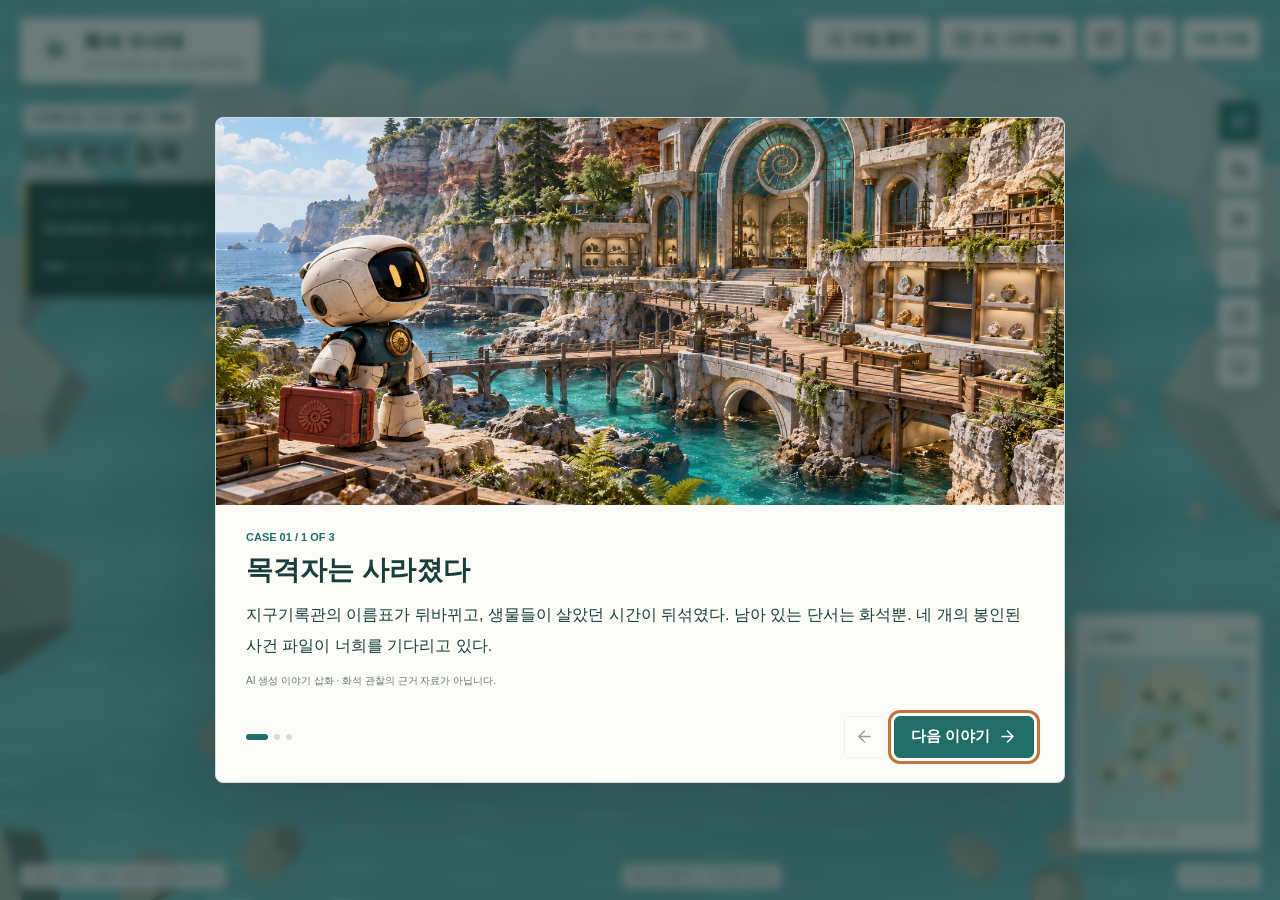
<file: fossil-detectives/index.html>
<!doctype html>
<html lang="ko">
<head>
<meta charset="utf-8"><meta name="viewport" content="width=device-width,initial-scale=1,viewport-fit=cover">
<meta name="theme-color" content="#183d3a"><title>화석 수사대 | 시간이 뒤엉킨 날</title>
<link rel="icon" href="data:,">
<style>
:root{--ink:#193d3a;--muted:#657570;--paper:#f6f8f5;--line:#dce4df;--teal:#216e68;--coral:#be594a;--gold:#e6b950;--blue:#3b758f;--shadow:0 8px 32px #092e3224;color-scheme:light;font-family:'Pretendard','Malgun Gothic',sans-serif;font-size:15px;letter-spacing:0}*{box-sizing:border-box}body{margin:0;color:var(--ink);background:#c6e1e3}button,a,input,textarea,select{-webkit-tap-highlight-color:transparent}button,input,textarea,select{font:inherit}button,a{touch-action:manipulation}button{cursor:pointer;border:1px solid var(--line);color:var(--ink);background:#fff;border-radius:6px;min-height:42px;padding:10px 16px;font-weight:700;display:inline-flex;align-items:center;justify-content:center;gap:8px}button:hover{background:#edf4ef}button:disabled{cursor:default;opacity:.48}button:focus-visible,a:focus-visible,input:focus-visible,textarea:focus-visible,select:focus-visible{outline:3px solid #bd763e;outline-offset:3px}button.primary{background:var(--teal);color:#fff;border-color:var(--teal)}button.primary:hover{background:#18544f}button.accent{background:var(--gold);border-color:var(--gold)}a{color:#25678a}svg.lucide{width:19px;height:19px;stroke-width:1.8;flex-shrink:0}.icon{width:42px;height:42px;padding:9px}.icon[aria-pressed=true]{background:var(--teal);color:#fff}.hidden,[hidden]{display:none!important}.eyebrow{font-size:11px;font-weight:800;letter-spacing:0;text-transform:uppercase;color:var(--teal)}.muted{color:var(--muted)}h1,h2,h3,p{margin:0}p{line-height:1.8}#world{position:fixed;inset:0;width:100%;height:100%;touch-action:none;outline:none}#world canvas{width:100%;height:100%;display:block}.hud{position:fixed;z-index:4;pointer-events:none}.hud button,.hud select,.hud a,.hud canvas{pointer-events:auto}.topbar{top:18px;left:20px;right:20px;display:flex;justify-content:space-between;gap:12px;align-items:flex-start}.brand{display:flex;gap:12px;align-items:center;background:#ffffffec;border:1px solid #ffffffc0;box-shadow:var(--shadow);padding:10px 17px;border-radius:6px}.brandmark{width:34px;height:34px;border:1px solid #cedbd2;border-radius:50%;display:grid;place-items:center}.brand h1{font-size:19px}.brand small{display:block;color:var(--muted);font-size:10px;margin-top:3px;letter-spacing:0}.topactions{display:flex;gap:7px;align-items:center}.topactions button{box-shadow:var(--shadow);background:#fffffff0}.chaptertab{font-size:13px}.objective{top:105px;left:24px;max-width:300px}.objective .place{font-size:12px;font-weight:700;color:#305154;background:#ffffffda;display:inline-block;padding:5px 9px;border-radius:3px;margin-bottom:7px}.objective h2{font-size:24px;line-height:1.25;text-shadow:0 2px 9px #fff;margin-bottom:13px}.mission{background:#183d3af0;color:#fff;border-left:3px solid var(--gold);padding:14px 17px;box-shadow:var(--shadow);border-radius:0 5px 5px 0}.mission small{color:#b5d0c6;font-size:11px;display:block;margin-bottom:7px}.mission p{font-size:14px;line-height:1.6}.mission-bottom button{flex-shrink:0;white-space:nowrap}.mission-bottom{display:flex;justify-content:space-between;align-items:center;gap:12px;margin-top:10px}.mission-dots{display:flex;gap:5px}.mission-dots span{width:22px;height:3px;background:#64867f}.mission-dots span.done{background:var(--gold)}.mission-dots span.active{background:#e3efeb}.mission button{padding:6px 10px;font-size:12px;min-height:32px;background:#2d5752;border-color:#5e837b;color:white}.tools{top:100px;right:20px;display:flex;flex-direction:column;gap:7px}.tools button{background:#fffffff0;box-shadow:var(--shadow)}.tools .selected{background:var(--teal);color:#fff}.minimap{right:20px;bottom:50px;width:186px;background:#f7faf3ec;padding:9px;border:1px solid #ffffffa8;border-radius:6px;box-shadow:var(--shadow)}.minimap header{display:flex;justify-content:space-between;font-size:10px;font-weight:800;margin-bottom:5px}.minimap canvas{width:166px;height:166px;display:block;cursor:crosshair;touch-action:none}.minimap small{display:block;margin-top:3px;font-size:10px;color:var(--muted)}.interact{left:50%;bottom:54px;transform:translateX(-50%);white-space:nowrap}.interact button{background:#fff;box-shadow:var(--shadow);padding:12px 18px;font-size:15px;border:2px solid var(--gold);min-height:56px}.interact kbd{font:700 15px sans-serif;background:#e9efea;padding:5px 8px;border-radius:4px;margin-left:8px}.crosshair{position:fixed;left:50%;top:50%;color:white;pointer-events:none;opacity:.7;z-index:3;font-size:20px}.bottomline{left:20px;right:20px;bottom:12px;display:flex;justify-content:space-between;gap:15px;color:#42615c;font-size:10px}.bottomline span{background:#ffffffd9;padding:5px 8px;border-radius:3px}.compass{left:50%;top:22px;transform:translateX(-50%);font-size:11px;color:#234b4a;background:#ffffffda;padding:7px 15px;border-radius:4px}.toast{position:fixed;bottom:126px;left:50%;transform:translateX(-50%);z-index:50;background:#143d39f2;color:white;border:1px solid #638b7c;padding:13px 20px;border-radius:6px;max-width:min(580px,90vw);text-align:center;box-shadow:var(--shadow);font-size:14px}.worldlabel{position:absolute;transform:translate(-50%,-100%);pointer-events:none;text-align:center;white-space:nowrap;filter:drop-shadow(0 2px 3px #15392d33)}.worldlabel span{display:inline-block;background:#fffde8f0;color:#295048;border-radius:3px;padding:5px 9px;font-size:11px;font-weight:700;border:1px solid #ffffff}.worldlabel b{display:block;color:var(--gold);font-size:22px;text-shadow:0 1px 3px #16251d}.touchpad{left:20px;bottom:58px;width:124px;height:124px;display:grid;grid-template:repeat(3,1fr)/repeat(3,1fr);gap:3px}.touchpad button{padding:0;min-height:36px;background:#ffffffe5;touch-action:none}.touchpad .up{grid-area:1/2}.touchpad .left{grid-area:2/1}.touchpad .down{grid-area:3/2}.touchpad .right{grid-area:2/3}.touchpad .center{grid-area:2/2;background:#f0c866;color:#3e402b;font-size:10px;display:grid;place-items:center;border-radius:50%;width:24px;height:24px;align-self:center;justify-self:center}.touchpad{display:none}@media(pointer:coarse){.touchpad{display:grid}}
dialog{border:1px solid #d0ddd5;padding:0;border-radius:8px;max-width:calc(100vw - 32px);max-height:calc(100dvh - 32px);color:var(--ink);box-shadow:0 30px 100px #0b26274a;background:#fff}dialog::backdrop{background:#10272599;backdrop-filter:blur(5px)}.dialog-head{display:flex;justify-content:space-between;align-items:center;gap:15px;padding:20px 24px;border-bottom:1px solid var(--line)}.dialog-head h2{font-size:20px}.dialog-body{padding:24px;max-height:70dvh;overflow:auto}.dialog-body p{margin:10px 0}.dialog-actions{display:flex;justify-content:space-between;gap:10px;padding:16px 24px;border-top:1px solid var(--line)}#story{width:850px;background:#fbfcf7;overflow:auto}#story img{display:block;width:100%;height:min(43vh,420px);object-fit:cover}#story .story-copy{padding:22px 30px 12px}.story-copy h2{font-size:27px;margin:8px 0 12px}.story-copy p{font-size:16px;line-height:1.9}.story-copy .story-kind{font-size:10px;color:var(--muted);margin-top:10px}#story .dialog-actions{border:0;padding:14px 30px 24px;align-items:center}.progressline{display:flex;gap:6px}.progressline span{width:6px;height:6px;background:#d2ded4;border-radius:50%}.progressline span.on{background:var(--teal);width:22px;border-radius:3px}#npc{width:560px}.speaker{display:flex;align-items:center;gap:10px}.echo-face{width:47px;height:37px;background:#e5e4d5;border-radius:13px;display:flex;align-items:center;justify-content:center;gap:6px;box-shadow:inset 0 -4px #b9c6bd}.echo-face:before,.echo-face:after{content:'';width:5px;height:14px;background:#b7841b;border-radius:3px}.chapter-grid{display:grid;grid-template-columns:1fr 1fr;gap:14px}.chapter-choice{display:block;padding:0;overflow:hidden;text-align:left}.chapter-choice img{width:100%;aspect-ratio:16/9;object-fit:cover;display:block}.chapter-choice div{padding:14px}.chapter-choice small{font-size:11px;color:var(--muted)}.chapter-choice h3{font-size:16px;margin:5px 0}.checklist{display:grid;gap:13px;margin:16px 0}.checklist label{display:flex;align-items:flex-start;gap:9px;line-height:1.6}.checklist input{margin-top:5px;accent-color:var(--teal)}.record-row{border-bottom:1px solid var(--line);padding:18px 0}.record-row h3{font-size:16px;margin-bottom:8px}.record-row dl{margin:0}.record-row dt{font-size:12px;color:var(--muted);margin-top:10px}.record-row dd{margin:4px 0;font-size:14px;white-space:pre-wrap;overflow-wrap:anywhere}select,textarea,input[type=text],input[type=number]{border:1px solid #bbcfc5;background:#fff;color:var(--ink);border-radius:5px;padding:10px 12px;width:100%;min-height:44px}textarea{min-height:105px;resize:vertical;line-height:1.8}input[type=range]{width:100%;accent-color:var(--teal)}input[type=checkbox]{accent-color:var(--teal)}.field{display:block;margin:18px 0}.field>span{display:block;font-weight:700;font-size:14px;margin-bottom:8px}.field>small{display:block;color:var(--muted);font-size:12px;line-height:1.7;margin:7px 0}.note{padding:13px 17px;background:#edf5f1;border-left:3px solid var(--teal);font-size:13px;line-height:1.8;margin:16px 0}.note.warn{background:#fff5e3;border-color:#c39134}.pill{font-size:11px;color:var(--teal);background:#e5f2eb;padding:4px 7px;border-radius:3px}.pill.warn{color:#966520;background:#fcf0d7}#inquiry{background:#f6f8f5;min-height:100dvh}.inquiry-head{background:#fff;border-bottom:1px solid var(--line);padding:15px 28px;display:flex;align-items:center;justify-content:space-between;gap:20px;position:sticky;top:0;z-index:8}.inquiry-head a{display:flex;align-items:center;gap:8px;font-weight:700;font-size:14px;text-decoration:none}.inquiry-head small{color:var(--muted);font-size:11px}.inquiry-wrap{max-width:1100px;margin:auto;padding:38px 30px 90px}.inquiry-wrap h1{font-size:29px;line-height:1.35;margin:8px 0 15px}.inquiry-wrap h2{font-size:20px;margin:23px 0 14px}.inquiry-wrap h3{font-size:17px}.inquiry-title{padding-bottom:24px;border-bottom:1px solid var(--line);margin-bottom:26px}.inquiry-title p{font-size:15px;max-width:800px}.inquiry-content{display:grid;grid-template-columns:minmax(0,1.1fr) minmax(0,1fr);gap:35px}.inquiry-content>section{min-width:0}.inquiry-content img{max-width:100%}.inquiry-content figure{margin:0}.inquiry-content figcaption{font-size:11px;color:var(--muted);line-height:1.7;margin:8px 0}.reference-img{width:100%;display:block;border:1px solid var(--line);background:#fff}.source-link{font-size:12px;line-height:1.8}.source-link a{overflow-wrap:anywhere}.evidence-item{margin:13px 0;padding:15px 0;border-bottom:1px solid var(--line)}.evidence-item h3{font-size:15px;margin-bottom:7px}.evidence-item p{font-size:14px;line-height:1.8}.field-row{display:grid;grid-template-columns:1fr 1fr;gap:15px}.field-row .field{margin:10px 0}.submitbar{padding-top:24px;margin-top:26px;border-top:1px solid var(--line);display:flex;align-items:center;gap:12px;justify-content:space-between;flex-wrap:wrap}.save-indicator{font-size:12px;color:var(--muted)}.feedback{margin-top:13px;line-height:1.8;color:#8b4e28}.hint{background:#fff;padding:16px 20px;margin-top:20px;border:1px solid var(--line);border-radius:5px}.hint p{font-size:13px}.hint summary{cursor:pointer;font-size:14px;font-weight:700}.scale-strip{height:56px;display:flex;border:1px solid #95a9a1;margin:24px 0 8px;background:white}.scale-strip>div{height:100%;position:relative;border-right:1px solid white;min-width:0}.scale-legend{display:grid;grid-template-columns:1fr 1fr;gap:8px;font-size:12px}.swatch{display:inline-block;width:10px;height:10px;margin-right:6px}.timeline-editor{display:grid;grid-template-columns:1fr 80px;gap:10px;align-items:center;margin:9px 0}.photo-stage{height:340px;overflow:auto;background:#e7ece7;border:1px solid #cbd8d0;display:flex;align-items:flex-start;justify-content:flex-start}.photo-stage img{width:100%;height:100%;object-fit:contain;max-width:none;transform-origin:0 0;flex-shrink:0}.specimen-tabs{display:flex;gap:6px;margin-bottom:12px;flex-wrap:wrap}.specimen-tabs button{font-size:12px;min-height:36px;padding:7px 10px}.specimen-tabs button[aria-pressed=true]{background:var(--teal);color:white}.sketch{width:100%;height:210px;background:#fff;display:block;border:1px solid var(--line);border-radius:4px;touch-action:none}.sketch-tools{display:flex;gap:6px;justify-content:flex-end;margin:7px 0}.evidence-map{display:grid;grid-template-columns:repeat(4,1fr);gap:8px;margin:15px 0}.era-column{border-top:5px solid #69968b;background:#fff;padding:12px;border-radius:0 0 5px 5px;min-width:0}.era-column h3{font-size:14px}.era-column p{font-size:12px}.era-column textarea{font-size:12px;min-height:140px}.smallprint{font-size:11px;color:var(--muted);line-height:1.8}.loading{position:fixed;inset:0;background:#f2f7f1;z-index:3;display:flex;align-items:center;justify-content:center;flex-direction:column;gap:12px}.loading h2{font-size:22px}#app-credit{font-size:10px;color:#6e7e74;text-align:center;padding:20px;line-height:1.8}.tour-stage{font-size:13px;line-height:1.9;margin:12px 0}.tour-stage kbd{font:700 12px sans-serif;background:#e6ede7;padding:3px 5px;border-radius:3px}.settings-row{display:flex;gap:12px;align-items:center;margin:17px 0}.settings-row span{flex:1}.settings-row select{width:150px}.actionrow{display:flex;gap:8px;align-items:center;flex-wrap:wrap}.table-wrap{overflow-x:auto}table{width:100%;border-collapse:collapse;font-size:13px}th,td{border-bottom:1px solid var(--line);padding:12px 8px;text-align:left;vertical-align:top}th{color:var(--muted);font-weight:700;background:#edf3ef}#error-banner{position:fixed;z-index:100;inset:25%;background:#fff;padding:25px;border:2px solid #ac593f;border-radius:7px}#teacher .dialog-body{max-width:780px}.mobile-map-toggle{display:none}
@media(min-width:1000px){body.inquiry-mode{zoom:1.1}}@media(min-width:1000px) and (min-height:900px){body.inquiry-mode{zoom:1.35}}@media(max-width:800px){.topbar{top:12px;left:12px;right:12px}.brand{padding:9px 12px;gap:8px}.brand h1{font-size:16px}.brand small{font-size:9px}.brandmark{display:none}.topactions .btnlabel{display:none}.chaptertab{padding:8px 11px}.compass{display:none}.objective{left:14px;top:88px;max-width:250px}.objective h2{font-size:21px}.tools{right:12px;top:82px}.minimap{width:142px;bottom:48px;right:12px;padding:7px}.minimap canvas{width:126px;height:126px}.minimap small{display:none}.bottomline{left:12px;right:12px}.bottomline .credit-short{display:none}.inquiry-content{grid-template-columns:1fr;gap:22px}.inquiry-wrap{padding:25px 20px 65px}.inquiry-head{padding:12px 18px}.inquiry-wrap h1{font-size:26px}.evidence-map{grid-template-columns:1fr 1fr}.photo-stage{height:300px}}
@media(max-width:480px){.topactions{gap:4px}.topactions .chaptertab{min-width:54px}.topactions button{height:40px;min-height:40px}.topactions #journalBtn{display:none}.brand small{max-width:140px}.objective{top:82px;max-width:220px}.objective h2{font-size:19px;margin-bottom:9px}.mission{padding:11px 13px}.mission p{font-size:12px}.mission-bottom{margin-top:7px;gap:7px}.mission-dots span{width:17px}.tools{top:83px;right:10px}.tools button{width:37px;height:37px;min-height:37px}.minimap{width:115px;padding:5px}.minimap canvas{width:103px;height:103px}.minimap header{font-size:9px}.interact{bottom:194px;max-width:95vw}.interact button{font-size:13px;min-height:44px;padding:8px 11px}.interact kbd{display:none}.touchpad{width:114px;height:114px;left:12px;bottom:49px}.bottomline{font-size:9px}.bottomline .map-note{max-width:250px}.chapter-grid{grid-template-columns:1fr}#story img{height:30vh}#story .story-copy{padding:20px}.story-copy h2{font-size:23px}.story-copy p{font-size:14px}.dialog-actions{padding:14px 20px}#story .dialog-actions{padding:10px 20px 20px}.dialog-body{padding:19px}.dialog-head{padding:15px 19px}.dialog-head h2{font-size:18px}.inquiry-wrap{padding:24px 16px 60px}.inquiry-head small{display:none}.field-row{grid-template-columns:1fr}.evidence-map{grid-template-columns:1fr}.submitbar{align-items:stretch}.submitbar button{width:100%}.photo-stage{height:265px}.toast{bottom:247px;font-size:12px}.inquiry-title{margin-bottom:19px}.inquiry-title p{font-size:14px}}
@media(max-height:550px) and (min-width:600px){.objective{top:80px;max-width:230px}.objective h2{font-size:17px;margin-bottom:6px}.mission{padding:9px 12px}.mission p{font-size:12px}.minimap{bottom:35px;width:120px}.minimap canvas{width:100px;height:100px}.tools{top:80px;flex-direction:row}.tools button{width:34px;height:34px;min-height:34px}.interact{bottom:43px}.touchpad{bottom:36px;width:108px;height:108px}.bottomline{bottom:5px}#story{width:850px;display:grid;grid-template-columns:1fr 1fr}#story:not([open]){display:none}#story img{height:100%;min-height:270px;grid-row:1/3}#story .story-copy{padding:16px 20px 5px}.story-copy h2{font-size:21px}.story-copy p{font-size:13px}#story .dialog-actions{padding:9px 20px 15px}.brand{padding:7px 11px}}
@media(max-height:550px) and (min-width:600px){.objective .place{display:none}.mission-dots span{width:17px}}
@media(prefers-reduced-motion:reduce){*{scroll-behavior:auto!important;animation:none!important;transition:none!important}}
@media print{body{background:white}.hud,#world,dialog,.inquiry-head,.submitbar,.hint,.sketch-tools{display:none!important}#inquiry{display:block!important}.inquiry-wrap{padding:0;max-width:none}textarea{height:auto;min-height:80px}.inquiry-content{display:block}#printout{display:block!important;white-space:pre-wrap;line-height:1.8;color:black;font-size:12px}body.print-records #inquiry{display:none!important}}
.destination-list{display:grid;grid-template-columns:1fr 1fr;gap:9px}.destination{justify-content:flex-start;text-align:left;min-width:0;padding:12px}.destination>span:nth-child(2){flex:1;min-width:0}.destination b{display:block;font-size:13px;overflow-wrap:anywhere}.destination small{display:block;font-size:11px;color:var(--muted);margin-top:4px}.destination-badge{display:grid;place-items:center;background:#e3efe5;width:30px;height:30px;flex-shrink:0;border-radius:4px}.minimap header{align-items:center}.minimap #destinationsBtn{min-height:28px;padding:2px 4px;gap:3px;font-size:10px;background:transparent;border:0}.minimap #destinationsBtn svg{width:14px;height:14px}@media(max-width:480px){.destination-list{grid-template-columns:1fr}.minimap #destinationsBtn{font-size:9px}}
.opening-view{position:fixed;inset:0;z-index:25;pointer-events:none;border-top:34px solid #132c32;border-bottom:34px solid #132c32}.opening-caption{position:absolute;left:5%;right:5%;bottom:5%;padding:20px 24px;background:#142f35ed;color:#fff;max-width:740px;border-left:4px solid #e6b950}.opening-caption h2{font-size:27px;margin:8px 0}.opening-caption p{font-size:16px;line-height:1.7}.opening-caption small{color:#e3c777}.opening-view button{position:absolute;right:20px;top:18px;pointer-events:auto}.opening-track{height:3px;background:#ffffff35;margin-top:15px}.opening-track i{display:block;height:100%;background:#e6b950;width:0}.touring .hud,.touring .crosshair{visibility:hidden}@media(max-width:600px){.opening-caption{padding:15px;bottom:10%}.opening-caption h2{font-size:21px}.opening-caption p{font-size:14px}}
#archive{width:640px}#archive .archive-lead{font-size:15px;line-height:1.8;margin:0}.archive-list{list-style:none;margin:14px 0 4px;padding:0;display:grid;gap:10px}.archive-list li{border:1px solid #d5e0da;border-radius:6px;padding:11px 14px}.archive-list b{display:block;font-size:14px}.archive-list p{margin:4px 0 6px;font-size:13px;line-height:1.75}.archive-list a{font-size:13px;font-weight:700;color:var(--teal)}.archive-help{font-size:12px;color:var(--muted);line-height:1.7;margin:6px 0 14px}.archive-card{display:block}.archive-card span{display:block;font-size:13px;font-weight:700;margin-bottom:6px}.archive-card textarea{width:100%;min-height:84px;box-sizing:border-box;border:1px solid #c7d6cf;border-radius:6px;padding:10px;font:inherit;font-size:14px;line-height:1.7}
.class-mode #teacherBtn,.class-mode #resource-hub-link,.class-mode .presentation-entry,.class-mode #settings .field,.class-mode #settings .smallprint{display:none!important}
.class-mode #cruiseBtn{min-height:40px;padding:8px 14px;font-size:14px;font-weight:700;background:#fff;border-color:#fff;color:#1d403c}
#classStart .dialog-body>p{font-size:15px;line-height:1.85;margin:0}#classStart .tour-stage{margin:10px 0 0}
.loading .no-map-open{display:inline-flex;align-items:center;min-height:44px;padding:8px 18px;border-radius:6px;background:var(--teal);color:#fff;font-weight:700;text-decoration:none}
</style>
<link rel="stylesheet" href="assets/evidence/marine-guide.css">
<link rel="stylesheet" href="assets/presentation/tools.css"><script src="assets/presentation/tools.js"></script><script src="assets/presentation/fossil.js"></script>
</head>
<body>
<div id="mapApp">
<div id="world" tabindex="0" aria-label="화석 수사대 탐사 공간"></div>
<div id="loading" class="loading"><span class="eyebrow">FOSSIL DETECTIVES</span><h2>지구의 기록을 여는 중</h2><p>시간이 뒤엉킨 날</p></div>
<div id="labels" class="hud" style="inset:0"></div>
<header class="hud topbar"><div class="brand"><div class="brandmark"><i data-lucide="shell"></i></div><div><h1>화석 수사대</h1><small>시간이 뒤엉킨 날 · ECHO ARCHIVE</small></div></div><div class="topactions"><button id="chapterBtn" class="chaptertab" title="사건 파일 선택"><i data-lucide="folder-open"></i><span id="chapterNumber">01</span><span class="btnlabel">사건 파일</span></button><button id="journalBtn" class="icon" title="수사 기록" aria-label="수사 기록"><i data-lucide="notebook-pen"></i></button><button id="settingsBtn" class="icon" title="설정" aria-label="설정"><i data-lucide="sliders-horizontal"></i></button></div></header>
<div class="hud compass" id="compass">N · 지구 생명 기록관</div>
<aside class="hud objective"><span class="place" id="place">CASE 01 / 생명 기록관</span><h2 id="chapterName">다섯 번의 침묵</h2><div class="mission"><small id="missionLabel">현재 임무</small><p id="missionText">ECHO에게 사건 파일 받기</p><div class="mission-bottom"><div class="mission-dots" id="missionDots"></div><button id="cruiseBtn" title="현재 임무 장소로 자동 이동"><i data-lucide="navigation"></i><span id="cruiseText">다음 장소</span></button></div></div></aside>
<div class="hud tools"><button class="icon selected" id="overviewBtn" title="탐사 시점" aria-label="탐사 시점"><i data-lucide="orbit"></i></button><button class="icon" id="followBtn" title="캐릭터 뒤에서 보기" aria-label="캐릭터 뒤에서 보기"><i data-lucide="footprints"></i></button><button class="icon" id="firstBtn" title="1인칭 시점" aria-label="1인칭 시점"><i data-lucide="eye"></i></button><button class="icon" id="fullBtn" title="전체 화면" aria-label="전체 화면"><i data-lucide="maximize"></i></button><button class="icon" id="helpBtn" title="조작 안내" aria-label="조작 안내"><i data-lucide="circle-help"></i></button></div>
<div id="crosshair" class="crosshair hidden">+</div>
<div class="hud touchpad" aria-label="이동 버튼"><button class="up" data-move="w" aria-label="앞으로"><i data-lucide="chevron-up"></i></button><button class="left" data-move="a" aria-label="왼쪽으로"><i data-lucide="chevron-left"></i></button><span class="center">N</span><button class="right" data-move="d" aria-label="오른쪽으로"><i data-lucide="chevron-right"></i></button><button class="down" data-move="s" aria-label="뒤로"><i data-lucide="chevron-down"></i></button></div>
<div class="hud interact hidden" id="interact"><button id="interactBtn"><i data-lucide="messages-square"></i><span id="interactText">ECHO와 대화하기</span><kbd>E</kbd></button></div>
<aside class="hud minimap"><header><button id="destinationsBtn" title="목적지 목록" aria-label="목적지 목록"><i data-lucide="list"></i> 목적지</button><span id="mapProgress">0 / 4</span></header><canvas id="minimap" width="332" height="332" aria-label="탐사 경로 지도. 목적지 선택" tabindex="0"></canvas><small id="routeStatus">기록관 해안 탐사로</small></aside>
<footer class="hud bottomline"><span class="map-note">가상 기록관 · 지층과 경관은 탐사용 재구성</span><span class="credit-short">AI와과학을IT다 · © 2026 조승재</span><span id="savedState">이 기기에 저장</span></footer>
</div>
<main id="inquiry" hidden><header class="inquiry-head"><a id="mapReturn" href="./"><i data-lucide="arrow-left"></i>탐사 현장으로</a><small>화석 수사대 / 증거 분석실</small><button id="inquiryJournal" class="icon" title="이전 수사 기록" aria-label="이전 수사 기록"><i data-lucide="notebook-pen"></i></button></header><article class="inquiry-wrap" id="inquiryBody"></article><footer id="app-credit">© 2026 조승재(과학이조선생) · 해누리중학교 · AI와과학을IT다<br>시나리오: 제공된 「화석 수사대: 시간이 뒤엉킨 날」 · 최종 업데이트 2026-10-12</footer></main>
<dialog id="story" aria-labelledby="storyTitle"><img id="storyImage" alt="ECHO와 지구기록관의 가상 이야기 장면"><div class="story-copy"><span class="eyebrow" id="storyKicker"></span><h2 id="storyTitle"></h2><p id="storyText"></p><p class="story-kind">AI 생성 이야기 삽화 · 화석 관찰의 근거 자료가 아닙니다.</p></div><div class="dialog-actions"><div class="progressline" id="storyDots"></div><div class="actionrow"><button id="storyPrev" class="icon" aria-label="이전 이야기" title="이전 이야기"><i data-lucide="arrow-left"></i></button><button id="storyNext" class="primary">다음 이야기 <i data-lucide="arrow-right"></i></button></div></div></dialog>
<dialog id="npc" aria-labelledby="npcTitle"><header class="dialog-head"><div class="speaker"><div class="echo-face"></div><div><span class="eyebrow" id="npcRole">기록 안내 로봇</span><h2 id="npcTitle">ECHO</h2></div></div><button class="icon" data-close="npc" aria-label="대화 닫기"><i data-lucide="x"></i></button></header><div class="dialog-body"><p id="npcText"></p><div id="npcNote" class="note"></div></div><div class="dialog-actions"><button data-close="npc">나중에</button><button id="npcAction" class="primary">사건 파일 받기<i data-lucide="arrow-right"></i></button></div></dialog>
<dialog id="chapters" aria-labelledby="chaptersTitle"><header class="dialog-head"><div><span class="eyebrow">EARTH ARCHIVE</span><h2 id="chaptersTitle">네 개의 사건 파일</h2></div><button class="icon" data-close="chapters" aria-label="닫기"><i data-lucide="x"></i></button></header><div class="dialog-body"><div class="chapter-grid" id="chapterGrid"></div></div></dialog>
<dialog id="journal" aria-labelledby="journalTitle" style="width:750px"><header class="dialog-head"><h2 id="journalTitle">수사 기록</h2><button class="icon" data-close="journal" aria-label="닫기"><i data-lucide="x"></i></button></header><div class="dialog-body" id="journalBody"></div><div class="dialog-actions"><button id="exportBtn"><i data-lucide="download"></i>기록 내보내기</button><button id="printBtn"><i data-lucide="printer"></i>인쇄</button></div></dialog>
<dialog id="settings" aria-labelledby="settingsTitle" style="width:440px"><header class="dialog-head"><h2 id="settingsTitle">탐사 설정</h2><button class="icon" data-close="settings" aria-label="닫기"><i data-lucide="x"></i></button></header><div class="dialog-body"><label class="settings-row"><span>그래픽</span><select id="quality"><option value="standard">표준</option><option value="high">고화질</option><option value="low">경량</option></select></label><label class="settings-row"><span>환경 움직임</span><input id="motion" type="checkbox" checked></label><label class="settings-row"><span>이동 속도</span><select id="speed"><option value="4.5">천천히</option><option value="7">보통</option><option value="11">빠르게</option></select></label><div class="actionrow"><button id="replayBtn"><i data-lucide="book-open"></i>이야기 다시 보기</button><button id="teacherBtn"><i data-lucide="presentation"></i>교사 자료</button></div><label class="field"><span>기록 가져오기</span><input type="file" id="importFile" accept="application/json,.json"></label><p class="smallprint">이 기기의 브라우저에 저장됩니다. 서버·AI API·학급 공유에는 연결되어 있지 않습니다.</p></div></dialog>
<dialog id="help" aria-labelledby="helpTitle" style="width:520px"><header class="dialog-head"><h2 id="helpTitle">첫 탐사 안내</h2><button class="icon" data-close="help" aria-label="닫기"><i data-lucide="x"></i></button></header><div class="dialog-body"><p>길 끝에는 답이 아니라, 확인할 증거가 있어.</p><div class="tour-stage"><strong>1. 이동</strong><br><kbd>W A S D</kbd> 또는 방향키. 태블릿은 왼쪽 아래 방향 버튼.</div><div class="tour-stage"><strong>2. 둘러보기</strong><br>빈 공간을 누른 채 드래그하면 좌우·상하 시점이 바뀝니다. 휠로 거리를 조절합니다.</div><div class="tour-stage"><strong>3. 조사</strong><br>표식 가까이에서 <kbd>E</kbd> 또는 ‘조사하기’. 탐구는 별도 분석 화면에서 이어집니다.</div><div class="tour-stage"><strong>4. 길이 낯설다면</strong><br>‘다음 장소’ 또는 미니맵의 번호를 선택하세요. 자동 이동 중 방향키를 누르면 직접 이동합니다.</div><p class="smallprint">이동 속도·힌트 사용·탐사 순서는 평가 점수가 아닙니다.</p></div><div class="dialog-actions"><button data-close="help">직접 탐사</button><button id="tourGo" class="primary">ECHO에게 이동<i data-lucide="navigation"></i></button></div></dialog>
<dialog id="teacher" aria-labelledby="teacherTitle"><header class="dialog-head"><h2 id="teacherTitle">수업 운영 · 자료 출처</h2><button class="icon" data-close="teacher" aria-label="닫기"><i data-lucide="x"></i></button></header><div class="dialog-body" id="teacherBody"></div></dialog>
<dialog id="destinations" aria-labelledby="destinationTitle"><header class="dialog-head"><h2 id="destinationTitle">탐사 목적지</h2><button class="icon" data-close="destinations" aria-label="닫기"><i data-lucide="x"></i></button></header><div class="dialog-body" id="destinationBody"></div></dialog>
<section id="openingView" class="opening-view" aria-label="탐사 현장 도입" hidden><button id="openingSkip"><i data-lucide="skip-forward"></i>탐사 시작</button><div class="opening-caption"><small id="openingCount"></small><h2 id="openingTitle"></h2><p id="openingText"></p><div class="opening-track"><i id="openingProgress"></i></div></div></section>
<div id="toast" class="toast hidden" role="status" aria-live="polite"></div><div id="printout" hidden></div><div id="error-banner" hidden></div>
<script src="vendor/three.min.js"></script><script src="vendor/lucide.min.js"></script><script src="assets/evidence/marine-guide.js"></script><script src="assets/evidence/scaffolds.js"></script>
<link rel="stylesheet" href="assets/class/link.css"><script src="assets/class/api.js"></script><script src="assets/class/link-core.js"></script><script src="assets/class/link.js"></script>
<script>
'use strict';
const $=id=>document.getElementById(id), esc=s=>String(s??'').replace(/[&<>"']/g,c=>({'&':'&amp;','<':'&lt;','>':'&gt;','"':'&quot;',"'":'&#39;'}[c]));
const SAVE=(window.FossilLink&&FossilLink.keyAtParse())||'fossil-detectives-v1', params=new URLSearchParams(location.search), isInquiry=location.pathname.endsWith('/inquiry.html')||params.get('view')==='inquiry';
const PRESENTATION=params.get('presentation')==='1';
// 수업 모드: 입장 코드로 들어온 학생(수업용 저장 칸)은 사건마다 첫 화면 하나, 도착하면 안내가 바로 열리고, 안 쓰는 버튼은 숨긴다. 활동·기록은 그대로.
const CLASS_MODE=SAVE!=='fossil-detectives-v1',CLASS_JOIN_PENDING=!CLASS_MODE&&!PRESENTATION&&!!window.FossilLink&&!!params.get('room')&&!params.get('map-preview');
if(CLASS_MODE)document.body.classList.add('class-mode');
const recordStore=()=>PRESENTATION?sessionStorage:localStorage,RECORD_KEY=PRESENTATION?'fossil-presentation-v1':SAVE;
const fresh=()=>({schema:1,chapter:1,accepted:{},done:{},records:{},intro:{},endings:{},positions:{},sketches:{},visitedWindows:{},settings:{quality:'standard',motion:!matchMedia('(prefers-reduced-motion: reduce)').matches,speed:7},time:Date.now()});
let state=fresh(),storageOK=true;
try{const saved=JSON.parse(recordStore().getItem(RECORD_KEY)||'null');if(saved&&saved.schema===1){state={...fresh(),...saved,settings:{...fresh().settings,...saved.settings}};for(const k of ['accepted','done','records','intro','endings','positions','sketches'])if(!state[k]||typeof state[k]!=='object'||Array.isArray(state[k]))state[k]={};}}catch(e){storageOK=false;}
const validChapter=n=>Number.isInteger(Number(n))&&Number(n)>=1&&Number(n)<=4;
let chapter=validChapter(params.get('chapter'))?Number(params.get('chapter')):validChapter(params.get('map-preview'))?Number(params.get('map-preview')):validChapter(state.chapter)?Number(state.chapter):1;
const key=(c,s)=>c+'-'+s;
function save(){state.time=Date.now();try{recordStore().setItem(RECORD_KEY,JSON.stringify(state));storageOK=true;}catch(e){storageOK=false;}$('savedState').textContent=storageOK?(PRESENTATION?'발표 모드 · 임시 기록':'이 기기에 저장'):'저장 불가 · 기록 내보내기 필요';document.querySelectorAll('.save-indicator').forEach(x=>x.textContent=storageOK?(PRESENTATION?'발표용 임시 기록 · 학생 기록과 분리':'이 기기에 자동 저장됨'):'저장 공간을 확인하고 기록을 내보내세요');}
function icons(){if(window.lucide)lucide.createIcons();}
let toastTimer;function toast(s){$('toast').textContent=s;$('toast').classList.remove('hidden');clearTimeout(toastTimer);toastTimer=setTimeout(()=>$('toast').classList.add('hidden'),3600);}
function openDialog(id){document.querySelectorAll('dialog[open]').forEach(d=>d.close());clearMovement();$(id).showModal();icons();}function closeDialog(id){$(id).close();clearMovement();}
const SOURCES={graph:'https://silurian-reef.fieldmuseum.org/narrative/474',time:'https://stratigraphy.org/chart/',ocean:'https://ocean.si.edu/through-time/ocean-through-time',permian:'https://profiles.si.edu/display/sro_149827',impact:'https://naturalhistory.si.edu/education/teaching-resources/paleontology/mass-extinction-large-dinosaurs-and-more',fossils:'https://www.bgs.ac.uk/discovering-geology/fossils-and-geological-time/fossils/',trilobite:'https://www.bgs.ac.uk/discovering-geology/fossils-and-geological-time/trilobites/',ammonite:'https://www.bgs.ac.uk/discovering-geology/fossils-and-geological-time/ammonites/',coral:'https://www.bgs.ac.uk/discovering-geology/fossils-and-geological-time/corals/',graptolite:'https://www.bgs.ac.uk/discovering-geology/fossils-and-geological-time/graptolites/'};
const CHAPTERS=[null,
{name:'다섯 번의 침묵',place:'지구 생명 기록관',theme:'해안 절벽 · 지층 회랑',question:'생물의 기록이 급격히 줄어든 이유는 무엇일까?',color:'#b4614c',steps:['침묵의 구간 찾기','원인 가설 회의','증거 심사','조사 결과 보고'],time:['5–15분','15–27분','27–42분','42–50분'],nodes:[[0,0,46],[0,0,33],[-26,1,13],[0,3,-7],[32,5,-19],[7,7,-39],[-17,7,-40]],edges:[[0,1],[1,2,-13,28],[2,3,-20,-4],[3,4,20,-2],[4,5,28,-38],[5,6],[6,2,-37,-14],[1,3,13,18]],intro:[['목격자는 사라졌다','지구기록관의 이름표가 뒤바뀌고, 생물들이 살았던 시간이 뒤섞였다. 남아 있는 단서는 화석뿐. 네 개의 봉인된 사건 파일이 너희를 기다리고 있다.'],['화면의 설명을 그대로 믿지 마','나는 기록 안내 로봇 ECHO. 생명 기록에서 다섯 개의 이상 구간을 발견했어. 오류인지, 실제 사건인지 아직 판단할 수 없어. 먼저 어떤 일이 일어났는지 확인해 줘.'],['첫 임무는 원인 맞히기가 아니야','해안의 생명 기록대에서 그래프의 두 축을 확인하자. 무엇이 줄었는지, 그 뒤에는 어떻게 달라지는지. 그 관찰이 첫 번째 증거야.']],ending:['첫 번째 사건 기록 보존','감소를 확인한 것과 원인을 설명한 것은 달랐어. 아직 필요한 증거도 남겨 뒀지? 그런데 사건의 시대 순서마저 뒤섞였어. 다음은 시간 저장소야.'],npc:['기록 감소가 곧 자료 오류일까? 먼저 그래프가 무엇을 나타내는지 확인하자.','다섯 가설의 뜻과 두 사건의 단서를 준비했어. 한 사건을 골라 설명해 보자. 아직 근거가 부족하면 보류해도 괜찮아.','준비된 증거가 직접 보여 주는 사실부터 적어 줘. 네 해석은 다른 칸에. 가설을 바꾸거나 판단을 보류해도 괜찮아.','다섯 번의 침묵마다 원인으로 가장 그럴듯한 가설을 골라 짝을 지어 보자. 근거가 부족하면 보류해도 괜찮아.']},
{name:'시간이 뒤섞인 방',place:'지질시대 시간 저장소',theme:'나선형 회랑 · 네 시대의 창',question:'화석은 과거의 시간과 환경을 어떻게 알려 줄까?',color:'#397d8c',steps:['진짜 기록 찾기','시간의 길이 복구','두 개의 단서함','시간 기록 승인'],time:['5–15분','15–27분','27–42분','42–50분'],nodes:[[0,0,48],[-5,0,34],[-32,2,12],[-5,4,-13],[31,5,3],[22,7,-27],[-8,7,-38]],edges:[[0,1],[1,2,-25,33],[2,3,-32,-11],[3,4,20,-10],[4,5,38,-12],[5,6,12,-41],[6,3],[1,4,21,31]],intro:[['네 시대를 똑같이 나눴어','시간 저장소를 복구했어. 선캄브리아시대, 고생대, 중생대, 신생대. 네 칸을 같은 길이로 만들면 되겠지? ...잠깐, 이 기록은 검토가 필요하다고 떠.'],['순서만 맞히면 끝날까?','시간의 길이와 화석이 주는 단서를 다시 살펴보자. 몸이 남은 화석, 발자국, 그럴듯한 복원 그림. 이 셋은 같은 종류의 자료일까?']],ending:['시간은 자리를 찾았지만','어떤 화석을 어떤 질문의 근거로 쓰는지 기록했어. 이제 표본실로 가자. 화석에 붙은 설명과 복원 모형이 서로 맞지 않는다는 신고가 들어왔어.'],npc:['몸의 일부가 남아야만 화석일까? 발자국도 옛 생물이 남긴 기록일 수 있어. 복원 그림과 실제 흔적은 구분해 줘.','100cm의 지구 시간 띠를 복구하자. 네 시대가 같은 길이라는 내 가정을 자료로 고쳐 줘.','언제 만들어졌는가, 어떤 환경이었는가. 같은 표본이라도 지금 어떤 질문을 하는지가 중요해.','산호 화석 하나로 정확한 연도를 안다는 보고서가 있어. 어떤 부분을 바꾸어야 할까?']},
{name:'표본실의 거짓말',place:'Paleo Explorer 화석 분석실',theme:'석회암 발굴장 · 유리 표본 회랑',question:'관찰한 사실과 복원하면서 덧붙인 것은 어떻게 다를까?',color:'#477a60',steps:['관찰 훈련','네 표본 조사','복원 기록 검증','잘못된 보고서 수정'],time:['5–10분','10–30분','30–42분','42–50분'],nodes:[[-29,0,43],[-26,0,32],[-34,2,7],[-9,4,-17],[24,6,-14],[30,4,19],[7,4,34]],edges:[[0,1],[1,2,-38,23],[2,3,-32,-12],[3,4,9,-30],[4,5,40,3],[5,6,30,35],[6,1,-6,32],[3,6,-4,13]],intro:[['그럴듯하면 사실일까?','복원 모형은 근사해. 하지만 표본에서 보이지 않는 색과 살까지 확정 정보로 등록해 버린 기록이 있어. 오늘은 감상보다 검증이 필요한 날이야.'],['스케치북의 두 칸','한 칸에는 직접 본 것, 다른 칸에는 그 근거로 추리한 것. 네 표본을 돌아보고, 복원에 덧붙은 설명을 확인해 줘. 보이지 않는 것은 보이지 않는다고 남겨도 괜찮아.']],ending:['설명에도 근거가 필요해','모든 복원이 틀렸다는 뜻은 아니야. 어느 부분이 어떤 자료로 뒷받침되는지 구분한 거지. 이제 기록들을 하나의 지구 이야기로 연결할 시간이야.'],npc:['“주름이 보인다”와 “얕은 바다에서 살았다”는 같은 종류의 문장일까? 관찰과 추론부터 구분해 보자.','삼엽충, 암모나이트, 양치식물, 조개. 네 표본을 모둠이 나누어 조사하고, 한 표본은 네가 자세히 기록해 줘.','화석과 복원 모형에서 같은 구조를 찾아봐. 모형의 색, 온전한 모양, 입체감은 모두 같은 확실성을 가질까?','틀렸다고 표시하는 데서 끝내지 말자. 어떤 근거가 더 필요하고, 어느 정도까지 말할 수 있는지 문장을 고쳐 줘.']},
{name:'지구의 기억을 연결하라',place:'지구 기억 복원실',theme:'계단식 정원 · 열린 기억 천문대',question:'환경 변화와 생물의 변천을 어떤 증거로 연결할까?',color:'#ad7950',steps:['지구 기록 통합','변화의 연결 고리','동료 검증','개인 탐구 이야기'],time:['5–17분','17–29분','29–37분','37–50분'],nodes:[[-15,0,50],[-14,0,37],[-31,3,12],[-6,6,-16],[31,7,-6],[19,9,-38],[-10,9,-40]],edges:[[0,1],[1,2,-34,30],[2,3,-35,-10],[3,4,20,-22],[4,5,40,-29],[5,6],[6,3,-20,-30],[1,4,19,31]],intro:[['이름은 돌아왔지만','사건 기록, 시간 기록, 화석 관찰 기록은 보존됐어. 하지만 환경과 생물이 어떻게 바뀌었는지 연결한 설명은 아직 비어 있어.'],['마지막 복구 요청','이어진 두 시대 이상을 골라 기록을 연결하자. 모든 화살표 옆에는 근거를. 확실하지 않은 연결은 가설로 남겨 두자. 모르는 것이 남아 있어도 정직한 기록은 완성할 수 있어.']],ending:['목격자는 없어도 괜찮았다','너희는 사라진 이름만 되찾은 것이 아니야. 그 생물이 어떤 세계에서 살았고, 그 세계가 어떻게 달라졌는지 설명하는 기록을 남겼어. 화석에 남은 증거를, 우리가 연결했으니까.'],npc:['앞선 기록과 비교 해설을 펼쳐 줘. 두 시대가 만나는 경계 하나를 골라 환경과 생물의 변화를 연결하자. 모르는 시대의 칸은 비워 두어도 돼.','순서대로 놓았다는 것만으로 원인과 결과가 되는 건 아니야. 두 사건 사이를 잇는 설명과 근거가 필요해.','이웃 모둠에게 네 설명을 들려줘. 지지할 부분과 더 확인할 부분을 구분하고, 받은 질문으로 기록을 고치자.','너만의 탐구 제목과 보고서 설계도를 남겨 줘. 마지막에는 화석이 왜 중요한 단서인지 네 말로 설명해 줘.']}
];
const SPECIMENS=[{id:'trilobite',name:'삼엽충',label:'Calymene blumenbachii',author:'Amgueddfa Cymru – Museum Wales',license:'CC BY-SA 4.0',lic:'https://creativecommons.org/licenses/by-sa/4.0/',url:'https://commons.wikimedia.org/wiki/File:Amgueddfa_Cymru_-_Calymene_blumenbachii_-_211813.jpeg',context:'고생대 삼엽충 표본. 보이는 마디와 몸의 구획을 관찰한다.'},{id:'ammonite',name:'암모나이트',label:'Lyme Regis 해안 표본',author:'FluffyBiscuit',license:'CC BY 3.0',lic:'https://creativecommons.org/licenses/by/3.0/',url:'https://commons.wikimedia.org/wiki/File:Ammonite-Fossil.jpg',context:'암석에 남은 껍데기. 망치는 크기 비교용이지만 망치 길이가 없으면 정확한 길이는 알 수 없다.'},{id:'fern',name:'양치식물',label:'Pecopteris',author:'James St. John',license:'CC BY 2.0',lic:'https://creativecommons.org/licenses/by/2.0/',url:'https://commons.wikimedia.org/wiki/File:Pecopteris_carbonized_fossil_ferns_(Pennsylvanian)_(15359852239).jpg',context:'후기 석탄기 이암의 탄화 흔적. 원본 설명에 사진 가로 폭이 10.6cm로 제시되어 있다.'},{id:'bivalve',name:'조개',label:'Amussiopecten pasinii',author:'Ghedoghedo',license:'CC BY-SA 3.0',lic:'https://creativecommons.org/licenses/by-sa/3.0/',url:'https://commons.wikimedia.org/wiki/File:Amussiopecten_pasinii.JPG',context:'이매패류 화석. 사진에서 직접 확인되는 껍데기 형태와 방사상 무늬에 주목한다.'}];
const ERAS=['선캄브리아시대','고생대','중생대','신생대'],ERA_COLORS=['#748d9c','#568c76','#d8ae57','#c67b65'];
const ERA_WINDOWS=[
 {title:'미생물의 해안',era:0,point:[-54,2,-5],from:2,bend:[-47,8],question:'층층이 쌓인 구조만으로 무엇까지 말할 수 있을까?',text:'이 복원 창은 스트로마톨라이트를 주제로 삼은 가상 해안이야. 실제 표본의 층상 구조와 지질 맥락을 확인해야 미생물의 활동과 연결할 수 있어. 여기 보이는 색과 바닷물 깊이는 관찰 자료가 아니야.',limit:'선캄브리아시대 전체가 한 모습이었던 것은 아닙니다. 이 구역에는 나무·꽃·풀을 배치하지 않았습니다.',source:'https://www.nps.gov/subjects/fossils/fossils-through-geologic-time.htm'},
 {title:'고생대의 숲 기록',era:1,point:[-43,4,-29],from:3,bend:[-24,-28],question:'잎의 흔적으로 숲 전체를 복원할 수 있을까?',text:'고생대 후기의 식물 기록에서 영감을 받은 전시야. 잎의 무늬는 형태를 설명하는 단서가 될 수 있지만, 숲의 밀도와 정확한 기후는 다른 증거도 필요해.',limit:'양치식물이 고생대에만 살았다는 뜻은 아닙니다. 식물의 형태만으로 정확한 지질 연대를 정하지 않습니다.',source:'https://www.nps.gov/subjects/fossils/evolution-on-land.htm'},
 {title:'중생대의 숲 기록',era:2,point:[49,3,30],from:4,bend:[49,13],question:'비슷한 식물이 보이면 같은 시대일까?',text:'침엽수 중심의 가상 복원 풍경이야. 침엽수는 오늘날에도 있어. 숲의 모습만 보고 중생대라고 단정하지 말고, 함께 발견되는 화석과 지층 정보를 확인해 보자.',limit:'중생대의 모든 지역이 같은 숲이었다는 뜻은 아닙니다. 시대를 판단할 때 생존 범위와 산출 지층을 함께 봅니다.',source:'https://www.nps.gov/subjects/fossils/plant-fossils.htm'},
 {title:'신생대의 잎 기록',era:3,point:[44,6,-22],from:5,bend:[37,-34],question:'익숙한 풍경이면 오늘날과 같은 환경일까?',text:'넓은 잎의 나무와 잎 표본을 비교하는 가상 전시야. 익숙해 보이는 숲에도 지역과 시기에 따른 차이가 있어. 잎 화석과 다른 자료를 연결해 환경을 설명해 보자.',limit:'꽃식물은 신생대에 처음 생긴 것이 아닙니다. 잎의 모양 하나로 온도나 강수량을 확정하지 않습니다.',source:'https://www.nps.gov/subjects/fossils/diversification-of-life.htm'}
];
for(const w of ERA_WINDOWS){const i=CHAPTERS[2].nodes.length;CHAPTERS[2].nodes.push(w.point);CHAPTERS[2].edges.push([w.from,i,...w.bend]);}
function eraWindow(node){return chapter===2&&node>=7?ERA_WINDOWS[node-7]:null;}
// 자료실: 지도에서 걸어 들어가는 출처 방. 앱 안 요약을 먼저 읽고, 원본은 고르면 새 창으로 열린다. 확인한 것을 자료 카드로 남기면 그 활동의 수사 기록에 들어간다.
// 요약 문장은 탐구 화면의 증거 카드·그래프 안내에 이미 있는 문장에서 가져왔다(새 사실을 덧붙이지 않는다).
const ARCHIVE_ROOMS={1:[
 {id:'graph',title:'그래프 기록실',point:[-52,1,32],from:2,bend:[-42,28],step:0,field:'자료실 · 그래프 기록실',
  lead:'탐구 화면에서 읽은 생명 기록 그래프가 어디서 왔는지 확인하는 방이야. 그래프를 근거로 쓰기 전에 누가, 무엇을 세어 그렸는지부터 보자.',
  question:'세로축은 무엇을 센 값일까? 「과의 수가 줄었다」와 「생물이 그만큼 죽었다」는 같은 말일까?',
  sources:[['필드 박물관 · 해양 생물 과의 수 그래프','탐구 화면 그래프의 원본이다. 세로축은 해양 생물 과의 수이고 페름기 말에 큰 감소가 보인다. 과의 수가 줄어든 비율을 종의 멸종률이나 개체 수 감소율로 바꾸어 읽지 않는다.','https://silurian-reef.fieldmuseum.org/narrative/474'],
   ['국제층서위원회 · 지질연대표','그래프 가로축에 나오는 지질 시대(기)의 이름과 경계 연대를 정한 국제 기준표다.','https://stratigraphy.org/chart/']]},
 {id:'permian',title:'페름기 말 자료실',point:[56,5,-4],from:4,bend:[49,-15],step:2,field:'자료실 · 페름기 말',
  lead:'「증거 심사」에서 읽는 페름기 말 증거 카드의 원본이 모여 있어. 카드의 문장이 어느 기관의 어떤 자료에서 왔는지 직접 확인해 보자.',
  question:'판게아는 대멸종보다 4천만 년 넘게 앞서 이미 모여 있었어. 그렇다면 「왜 하필 페름기 말이었나」를 설명해 주는 자료는 어느 것일까?',
  sources:[['미국 국립공원청(NPS) · 대멸종과 생물군 변화','시베리아에서 일어난 대규모 현무암 분출(시베리아 트랩)이 페름기 말 대멸종을 일으킨 방아쇠로 여겨진다. 화산은 이산화 탄소와 이산화 황을 내뿜어 기후 변화와 해양 산성화를 일으킬 수 있다.','https://www.nps.gov/subjects/fossils/mass-extinctions-through-geologic-time.htm'],
   ['UC 버클리 · 화산 활동과 대멸종(시베리아 트랩)','시베리아 트랩의 용암은 서유럽만 한 넓이를 1km가 넘는 두께로 덮었고, 대부분이 지질학적으로 짧은 시간(수십만 년 이내)에 흘러나왔다.','https://evolution.berkeley.edu/mass-extinction/volcanic-activity-and-mass-extinction/'],
   ['UC 버클리 고생물학 박물관 · 페름기와 판게아','페름기가 시작될 무렵(약 2억 9900만 년 전) 대륙 대부분이 모여 초대륙 판게아를 이루었다. 넓은 대륙 안쪽은 건조하고 계절에 따른 차이가 컸을 것으로 추정된다.','https://ucmp.berkeley.edu/permian/permian.php'],
   ['미국 지질조사국(USGS) · 판게아가 갈라진 시기','판게아는 약 2억 2500만~2억 년 전에 갈라지기 시작했다.','https://pubs.usgs.gov/gip/dynamic/historical.html']]},
 {id:'cretaceous',title:'백악기 말 자료실',point:[52,5,-42],from:4,bend:[47,-31],step:2,field:'자료실 · 백악기 말',
  lead:'백악기 말 증거 카드의 원본이 모여 있어. 충돌의 흔적을 다룬 자료와, 충돌 뒤 환경 변화를 다룬 자료가 따로 있어.',
  question:'「충돌이 있었다」와 「그래서 생물이 사라졌다」 사이에는 어떤 환경 변화가 놓일까? 흔적 자료와 환경 변화 자료를 구분해서 읽어 보자.',
  sources:[['Schulte 외(2010) · 충돌 증거 검토','칙술루브 충돌 구조와 경계층의 이리듐 농도 이상 등 서로 다른 충돌 단서가 확인되었다.','https://pubmed.ncbi.nlm.nih.gov/20203042/'],
   ['미국 국립과학재단(NSF) · 충돌 뒤 환경 변화','충돌 물질이 대기 중 햇빛을 줄이고 기온·광합성에 영향을 주는 과정이 연구되었다. 모든 피해가 같은 과정 때문이라는 뜻은 아니다.','https://www.nsf.gov/science-matters/moment-changed-earth'],
   ['미국 국립공원청(NPS) · 대멸종과 생물군 변화','새가 아닌 공룡 등은 사라졌지만 모든 생물이 멸종한 것은 아니다. 살아남은 일부 집단은 이후 다양해졌다.','https://www.nps.gov/subjects/fossils/mass-extinctions-through-geologic-time.htm']]}
]};
for(const [c,list] of Object.entries(ARCHIVE_ROOMS))for(const r of list){r.node=CHAPTERS[c].nodes.length;CHAPTERS[c].nodes.push(r.point);CHAPTERS[c].edges.push([r.from,r.node,...r.bend]);}
function archiveRoom(node){return (ARCHIVE_ROOMS[chapter]||[]).find(r=>r.node===node)||null;}
function archiveNote(r){const v=(state.records[key(chapter,r.step)]||{})[r.field];return typeof v==='string'?v:'';}
function openArchive(node){
 const r=archiveRoom(node);if(!r)return;autoRoute=[];let d=$('archive');
 if(!d){d=document.createElement('dialog');d.id='archive';d.setAttribute('aria-labelledby','archiveTitle');document.body.append(d);}
 d.innerHTML='<header class="dialog-head"><div><span class="eyebrow">자료실 '+nodeBadge(node)+' · 「'+esc(CHAPTERS[chapter].steps[r.step])+'」와 이어지는 자료</span><h2 id="archiveTitle">'+esc(r.title)+'</h2></div><button class="icon" data-close="archive" aria-label="닫기"><i data-lucide="x"></i></button></header><div class="dialog-body"><p class="archive-lead">'+esc(r.lead)+'</p><div class="note"><b>여기서 확인할 것</b><br>'+esc(r.question)+'</div><ul class="archive-list">'+r.sources.map(s=>'<li><b>'+esc(s[0])+'</b><p>'+esc(s[1])+'</p><a href="'+esc(s[2])+'" target="_blank" rel="noopener">원본 열기 (영어)</a></li>').join('')+'</ul><p class="archive-help">원본은 새 창으로 열려요. 영어 자료는 그림과 숫자부터 보면 돼요. 요약만 읽고 카드를 써도 괜찮아요.</p><label class="archive-card"><span>자료 카드 · 여기서 확인한 것 한 가지와 내 기록에 어떻게 쓸지</span><textarea id="archiveText" maxlength="600" placeholder="예: ___ 자료에서 ___을 확인했다. 내 가설의 ___을 뒷받침한다(또는 고쳐야 한다)."></textarea></label></div><div class="dialog-actions"><button data-close="archive">닫기</button><button id="archiveSave" class="primary">자료 카드 저장<i data-lucide="check"></i></button></div>';
 $('archiveText').value=archiveNote(r);
 d.querySelectorAll('[data-close]').forEach(b=>b.onclick=()=>closeDialog('archive'));
 $('archiveSave').onclick=()=>{const v=$('archiveText').value.trim();if(!v){toast('확인한 것을 한 줄 적어 주세요.');$('archiveText').focus();return;}const k=key(chapter,r.step);state.records[k]={...(state.records[k]||{}),[r.field]:v};save();closeDialog('archive');drawMinimap();toast('자료 카드를 저장했어요. 「'+CHAPTERS[chapter].steps[r.step]+'」 기록에 들어갔어요.');};
 openDialog('archive');
}
function archivePavilions(){for(const r of ARCHIVE_ROOMS[chapter]||[]){const [x,y,z]=r.point;transform(x,y,z,0,1,()=>{box(0,.12,-4.6,8,.24,5,'#d8d3c0');for(const px of [-3.4,3.4])for(const pz of [-6.6,-2.6])cyl(px,1.7,pz,.2,3.2,'#c7c0a8');box(0,3.45,-4.6,8.6,.3,5.6,'#6f948b');box(0,1.5,-6.9,6.4,2.4,.25,'#eef2e9');sign3D(nodeBadge(r.node)+' · '+r.title,0,4.5,-4.6,6.6);});}}
function nodeLabel(node){return node===1?'ECHO':node===6?'시간 관문':eraWindow(node)?.title||archiveRoom(node)?.title||CHAPTERS[chapter].steps[node-2];}
function nodeBadge(node){return node===1?'E':node===6?'›':(eraWindow(node)||archiveRoom(node))?String.fromCharCode(65+node-7):String(node-1);}
function inspectEra(node){
 const w=eraWindow(node);if(!w)return;autoRoute=[];
 $('npcTitle').textContent=w.title;$('npcRole').textContent=ERAS[w.era]+' · 복원 창 '+nodeBadge(node);
 $('npcText').textContent=w.text;
 $('npcNote').innerHTML='<b>'+esc(w.question)+'</b><p>'+esc(w.limit)+'</p><p class="smallprint">가상 복원 풍경 · 실측 표본이나 연대 측정 자료가 아닙니다.</p><a href="'+esc(w.source)+'" target="_blank" rel="noopener">근거 자료 · 미국 국립공원관리청</a>';
 $('npcAction').innerHTML='두 개의 단서함으로 <i data-lucide="navigation"></i>';
 $('npcAction').onclick=()=>{closeDialog('npc');goNode(4);};
 state.visitedWindows=state.visitedWindows||{};state.visitedWindows[w.era]=true;save();openDialog('npc');
}
function showDestinations(){
 const routes=CHAPTERS[chapter].nodes.slice(1).map((_,j)=>{const i=j+1,w=eraWindow(i),ar=archiveRoom(i),done=w?state.visitedWindows?.[w.era]:ar?!!archiveNote(ar).trim():i>=2&&i<=5&&state.done[key(chapter,i-2)];return '<button class="destination" data-destination="'+i+'"><span class="destination-badge">'+esc(nodeBadge(i))+'</span><span><b>'+esc(nodeLabel(i))+'</b><small>'+(w?'선택 관람 · '+ERAS[w.era]:ar?'자료실 · 원본 자료':i===1?'사건 안내':i===6?'다음 사건 / 기록 보관':'필수 탐구 '+(i-1))+(done?(ar?' · 카드 남김':' · 확인한 기록'):'')+'</small></span><i data-lucide="navigation"></i></button>';}).join('');
 $('destinationBody').innerHTML='<p class="smallprint">필수 탐구는 숫자 1–4, 시대별 복원 창은 선택 관람입니다.</p><div class="destination-list">'+routes+'</div>';
 $('destinationBody').querySelectorAll('[data-destination]').forEach(b=>b.onclick=()=>{closeDialog('destinations');goNode(Number(b.dataset.destination));});openDialog('destinations');
}
// The source scenario's rounded teaching ratios are preserved, not silently replaced with current boundaries.
const RATIOS=[88.2,6.3,4.1,1.4];
let scene,camera,renderer,world,player,echo,water,autoRoute=[],nearest=null,stationLabels=[],navSamples=[],navNodes=[],navLinks=[],navPaths=[],batches={},scenery=[],walkers=[],frame=0,currentMode='overview',yaw=.36,pitch=.69,distance=36,stepIndex=0,clock=0,moveKeys={},pointer=null,started=false;
function clearMovement(){moveKeys={};pointer=null;}
function completion(c){return CHAPTERS[c].steps.filter((_,s)=>state.done[key(c,s)]).length;}
function activeStep(){return CHAPTERS[chapter].steps.findIndex((_,s)=>!state.done[key(chapter,s)]);}
function openStory(ending=false){const c=CHAPTERS[chapter],slides=ending?[c.ending]:c.intro;let n=0;const finish=()=>{closeDialog('story');state[ending?'endings':'intro'][chapter]=true;save();if(!ending)startOpening();};function render(){$('storyImage').src='assets/story/chapter-'+chapter+'.webp';$('storyKicker').textContent=(ending?'CASE CLOSED':'CASE 0'+chapter)+' / '+(n+1)+' OF '+slides.length;$('storyTitle').textContent=slides[n][0];$('storyText').textContent=slides[n][1];$('storyPrev').disabled=n===0;$('storyNext').innerHTML=(n===slides.length-1?(ending?'기록관으로':'탐사 시작'):'다음 이야기')+' <i data-lucide="arrow-right"></i>';$('storyDots').innerHTML=slides.map((_,i)=>'<span class="'+(i===n?'on':'')+'"></span>').join('');icons();}$('storyPrev').onclick=()=>{n=Math.max(0,n-1);render()};$('storyNext').onclick=()=>{if(n<slides.length-1){n++;render();}else finish();};$('story').oncancel=e=>{e.preventDefault();finish();};render();openDialog('story');}
let autoTarget=0;
function chapterStart(){if(CLASS_JOIN_PENDING)return;if(CLASS_MODE)classStart();else openStory();}
function classStart(){
 const c=CHAPTERS[chapter],first=!state.tutorial;let d=$('classStart');
 if(!d){d=document.createElement('dialog');d.id='classStart';d.setAttribute('aria-labelledby','classStartTitle');d.style.width='540px';document.body.append(d);}
 d.innerHTML='<header class="dialog-head"><div><span class="eyebrow">CASE 0'+chapter+' · '+esc(c.place)+'</span><h2 id="classStartTitle">'+esc(c.name)+'</h2></div></header><div class="dialog-body"><p>'+esc(c.intro[0][1])+'</p><div class="note"><b>이번 시간에 답할 질문</b><br>'+esc(c.question)+'</div>'+(first?'<div class="tour-stage"><strong>움직이는 법</strong><br>왼쪽 임무 칸의 「다음 장소」를 누르면 캐릭터가 조사할 곳까지 걸어가요. 방향키나 W A S D로 직접 걸어도 돼요.</div><div class="tour-stage"><strong>도착하면</strong><br>ECHO의 안내가 떠요. 「탐구 시작」을 누르고 자료를 읽은 뒤 기록을 남겨요. 쓴 기록은 바로 저장되고 선생님 화면에도 보여요.</div>':'')+((ARCHIVE_ROOMS[chapter]||[]).length?'<div class="tour-stage"><strong>자료실</strong><br>지도 가장자리의 자료실 A·B·C에는 탐구 자료의 원본이 모여 있어요. 확인한 것을 자료 카드로 남길 수 있어요.</div>':'')+'</div><div class="dialog-actions"><button id="classStartGo" class="primary">시작하기<i data-lucide="arrow-right"></i></button></div>';
 const finish=go=>{if(d.open)d.close();clearMovement();state.intro[chapter]=true;state.tutorial=true;state.accepted[chapter]=true;save();refreshHUD();
  if(go&&!renderer){location.href=fossilURL('inquiry.html?chapter='+chapter+'&step='+Math.max(0,activeStep()));return;}
  if(go)goNode(currentTarget());else $('world').focus();};
 $('classStartGo').onclick=()=>finish(true);d.oncancel=e=>{e.preventDefault();finish(false);};
 openDialog('classStart');$('classStartGo').focus();
}
let flyover=null;
const OUTPUTS=['','대멸종 사건 기록지','타임라인과 화석 분류 근거표','화석 관찰·복원 검증 기록지','모둠 복원지도와 개인 보고서 설계도'];
function openingFinished(){if(!state.tutorial){state.tutorial=true;save();openDialog('help');}else $('world').focus();}
function startOpening(){
 if(CLASS_MODE||!renderer||!state.settings.motion||matchMedia('(prefers-reduced-motion: reduce)').matches){openingFinished();return;}
 clearMovement();autoRoute=[];
 flyover={elapsed:0,position:camera.position.clone(),quaternion:camera.quaternion.clone()};
 $('mapApp').inert=true;document.body.classList.add('touring');$('openingView').hidden=false;
 player.visible=true;handRig.visible=false;updateOpening(0);$('openingSkip').focus();icons();
}
function stopOpening(){
 if(!flyover)return;camera.position.copy(flyover.position);camera.quaternion.copy(flyover.quaternion);flyover=null;
 $('mapApp').inert=false;document.body.classList.remove('touring');$('openingView').hidden=true;
 player.visible=currentMode!=='first';handRig.visible=currentMode==='first';clearMovement();openingFinished();
}
function updateOpening(dt){
 if(!flyover)return;flyover.elapsed+=dt;const t=Math.min(flyover.elapsed/12,1);
 const shots=[{node:1,d:75,h:55,title:CHAPTERS[chapter].place,text:CHAPTERS[chapter].question},{node:1,d:25,h:15,title:'ECHO에게 사건 파일 받기',text:'길의 표식을 따라 증거를 조사합니다. 이동 속도는 평가하지 않습니다.'},{node:2,d:30,h:21,title:CHAPTERS[chapter].steps[0],text:CHAPTERS[chapter].npc[0]},{node:5,d:35,h:24,title:'오늘 남길 기록',text:OUTPUTS[chapter]+' · 확인한 사실, 잠정 설명, 추가 확인을 구분합니다.'}];
 const f=t*3,i=Math.min(2,Math.floor(f)),blend=f-i,s=blend*blend*(3-2*blend),a=shots[i],b=shots[i+1];
 const target=navNodes[a.node].clone().lerp(navNodes[b.node],s).add(V(0,2,0));
 const d=T.MathUtils.lerp(a.d,b.d,s),h=T.MathUtils.lerp(a.h,b.h,s),angle=.55+t*.45;
 camera.position.copy(target).add(V(Math.sin(angle)*d,h,Math.cos(angle)*d));camera.lookAt(target);
 const caption=shots[Math.min(3,Math.floor(t*4))];$('openingCount').textContent='CASE 0'+chapter+' / 현장 안내';$('openingTitle').textContent=caption.title;$('openingText').textContent=caption.text;$('openingProgress').style.width=t*100+'%';
 if(t===1)stopOpening();
}
$('openingSkip').onclick=stopOpening;
window.addEventListener('keydown',e=>{if(flyover){e.preventDefault();e.stopImmediatePropagation();if(e.key==='Escape'||e.key==='Enter'||e.key===' ')stopOpening();}},true);
function currentTarget(){if(!state.accepted[chapter])return 1;const s=activeStep();return s<0?6:s+2;}
function refreshHUD(){const c=CHAPTERS[chapter],s=activeStep();$('chapterNumber').textContent='0'+chapter;$('place').textContent='CASE 0'+chapter+' / '+c.place;$('chapterName').textContent=c.name;$('missionText').textContent=!state.accepted[chapter]?'ECHO에게 사건 파일 받기':s>=0?c.steps[s]:(chapter===4?'모든 사건 기록 보존됨':'시간 관문에서 다음 사건으로');$('missionLabel').textContent=s<0?'복구 기록 보존':state.accepted[chapter]?'임무 '+(s+1)+' / 4':'긴급 조사팀 소집';$('missionDots').innerHTML=c.steps.map((_,i)=>'<span class="'+(state.done[key(chapter,i)]?'done':i===s?'active':'')+'"></span>').join('');$('mapProgress').textContent=completion(chapter)+' / 4';$('compass').textContent='N · '+c.place;$('routeStatus').textContent=c.theme;}
function showChapters(){$('chapterGrid').innerHTML=CHAPTERS.slice(1).map((c,i)=>`<button class="chapter-choice" data-chapter="${i+1}"><img src="assets/story/chapter-${i+1}.webp" alt="${esc(c.place)}의 가상 이야기 장면"><div><small>CASE 0${i+1} · ${completion(i+1)}/4 기록</small><h3>${c.name}</h3><small>${c.place}</small></div></button>`).join('');$('chapterGrid').querySelectorAll('button').forEach(b=>b.onclick=()=>{closeDialog('chapters');if(isInquiry||PRESENTATION){location.href=fossilURL('./?chapter='+b.dataset.chapter);return;}rememberPosition();chapter=Number(b.dataset.chapter);state.chapter=chapter;save();buildMap();if(!state.intro[chapter])chapterStart();});openDialog('chapters');}
function talk(node){if(eraWindow(node)){inspectEra(node);return;}if(archiveRoom(node)){openArchive(node);return;}if(node===1){$('npcTitle').textContent='ECHO';$('npcRole').textContent='기록 안내 로봇';$('npcText').textContent=state.accepted[chapter]?'수사는 잘 진행되고 있어? 답을 빨리 고르는 것보다 근거와 한계를 남기는 일이 중요해.':CHAPTERS[chapter].intro[0][1];$('npcNote').textContent=CHAPTERS[chapter].question;$('npcAction').innerHTML=(state.accepted[chapter]?'다음 장소로':'사건 파일 받기')+' <i data-lucide="arrow-right"></i>';$('npcAction').onclick=()=>{state.accepted[chapter]=true;save();closeDialog('npc');refreshHUD();goNode(currentTarget());};}
else if(node===6){$('npcTitle').textContent='시간 관문';$('npcRole').textContent='사건 기록 전송';const done=completion(chapter)===4;$('npcText').textContent=done?CHAPTERS[chapter].ending[1]:'아직 보존하지 않은 수사 기록이 있어. 현재 사건을 마무리하고 오자.';$('npcNote').textContent=done?'기록은 다음 차시의 증거로 이어집니다.':'남은 기록 '+(4-completion(chapter))+'개';$('npcAction').innerHTML=done?(chapter<4?'다음 사건으로 <i data-lucide="arrow-right"></i>':'최종 기록 열기'):'남은 조사로';$('npcAction').onclick=()=>{closeDialog('npc');if(done){if(chapter<4){rememberPosition();chapter++;state.chapter=chapter;save();buildMap();chapterStart();}else showJournal();}else goNode(currentTarget());};}
else{const s=node-2;$('npcTitle').textContent=CHAPTERS[chapter].steps[s];$('npcRole').textContent='ECHO / 현장 통신';$('npcText').textContent=CHAPTERS[chapter].npc[s];$('npcNote').textContent=state.done[key(chapter,s)]?'보존한 기록을 다시 검토할 수 있어.':'확인한 사실과 자신의 해석을 구분해 기록하자.';$('npcAction').innerHTML=(state.done[key(chapter,s)]?'기록 다시 검토':'탐구 시작')+' <i data-lucide="arrow-up-right"></i>';$('npcAction').onclick=()=>{state.accepted[chapter]=true;rememberPosition();save();location.href=fossilURL('inquiry.html?chapter='+chapter+'&step='+s);};}openDialog('npc');}
function recordText(){let out=['화석 수사대: 시간이 뒤엉킨 날','기록 시각: '+new Date(state.time).toLocaleString('ko-KR')];for(let c=1;c<=4;c++){out.push('\nCASE '+c+' '+CHAPTERS[c].name);for(let s=0;s<4;s++){const r=state.records[key(c,s)];out.push('\n'+CHAPTERS[c].steps[s]+' ['+(state.done[key(c,s)]?'보존':'작성 중')+']');if(r)for(const [k,v] of Object.entries(r))out.push(k+': '+(typeof v==='object'?JSON.stringify(v):v));}}return out.join('\n');}
function showJournal(){$('journalBody').innerHTML=CHAPTERS.slice(1).map((c,i)=>'<div class="record-row"><span class="eyebrow">CASE 0'+(i+1)+' / '+completion(i+1)+' OF 4</span><h3>'+c.name+'</h3>'+c.steps.map((s,j)=>{const r=state.records[key(i+1,j)]||{};return '<details><summary>'+s+' · '+(state.done[key(i+1,j)]?'보존':'작성 중')+'</summary><dl>'+Object.entries(r).map(([k,v])=>'<dt>'+esc(k)+'</dt><dd>'+esc(typeof v==='object'?JSON.stringify(v):v)+'</dd>').join('')+'</dl><p><a href="inquiry.html?chapter='+(i+1)+'&step='+j+'">기록 열기</a></p></details>'}).join('')+'</div>').join('');openDialog('journal');}
function exportRecords(){const blob=new Blob([JSON.stringify({...state,app:'fossil-detectives'},null,2)],{type:'application/json'}),url=URL.createObjectURL(blob),a=document.createElement('a');a.href=url;a.download='fossil-detectives-records-'+new Date().toISOString().slice(0,10)+'.json';a.click();setTimeout(()=>URL.revokeObjectURL(url),1000);}
const T=window.THREE, V=(x=0,y=0,z=0)=>new T.Vector3(x,y,z), TAU=Math.PI*2;
const geoCache={},matCache={},patternTextures={},owned=[],textures=[],dummy=new T.Object3D(),tempMatrix=new T.Matrix4();let modelMatrix=new T.Matrix4(),seed=1,landMarks=[];
function surfaceTexture(kind){if(patternTextures[kind])return patternTextures[kind];const c=document.createElement('canvas');c.width=c.height=256;const ctx=c.getContext('2d');ctx.fillStyle='#ffffff';ctx.fillRect(0,0,256,256);let n=197;const rand=()=>{n=(n*1664525+1013904223)>>>0;return n/4294967296};if(kind==='grass'){for(let i=0;i<1500;i++){const a=rand();ctx.fillStyle=a<.3?'#aab99f':a<.6?'#c9d3bc':'#e1e8d1';const x=rand()*256,y=rand()*256;ctx.fillRect(x,y,1+rand()*3,1+rand()*7);}}else{for(let y=0;y<256;y+=32){for(let x=-64;x<256;x+=64){const xx=x+(y%64?32:0);ctx.fillStyle=['#e4e6df','#f0eee2','#fbf9ed'][Math.floor(rand()*3)];ctx.fillRect(xx+1,y+1,62,30);ctx.strokeStyle='#c1c6b7';ctx.strokeRect(xx+.5,y+.5,63,31);}}for(let i=0;i<300;i++){ctx.fillStyle='#c4c7bb66';ctx.fillRect(rand()*256,rand()*256,rand()*5,1);}}const tex=new T.CanvasTexture(c);tex.wrapS=tex.wrapT=T.RepeatWrapping;tex.repeat.set(kind==='grass'?.17:.4,kind==='grass'?.17:.4);tex.encoding=T.sRGBEncoding;tex.anisotropy=4;patternTextures[kind]=tex;return tex;}
function random(){seed=(seed*1664525+1013904223)>>>0;return seed/4294967296;}function range(a,b){return a+(b-a)*random();}
function geometry(type){if(geoCache[type])return geoCache[type];let g;if(type==='box')g=new T.BoxGeometry(1,1,1);else if(type==='sphere')g=new T.SphereGeometry(1,12,8);else if(type==='rock')g=new T.DodecahedronGeometry(1,0);else if(type==='cone')g=new T.ConeGeometry(1,1,9);else if(type==='cyl')g=new T.CylinderGeometry(1,1,1,12);else if(type==='hex')g=new T.CylinderGeometry(1,1,1,6);else if(type==='ring')g=new T.TorusGeometry(1,.035,6,48);else if(type==='arch')g=new T.TorusGeometry(1,.15,8,24,Math.PI);else if(type==='leaf')g=new T.SphereGeometry(1,6,4);geoCache[type]=g;return g;}
function material(color,kind='matte'){const k=color+'-'+kind;if(!matCache[k]){matCache[k]=new T.MeshStandardMaterial({color:new T.Color(color).convertSRGBToLinear(),roughness:kind==='metal'?.4:.87,metalness:kind==='metal'?.5:0,flatShading:true,transparent:kind==='glass',opacity:kind==='glass'?.33:1,depthWrite:kind!=='glass',side:kind==='glass'?T.DoubleSide:T.FrontSide});if(color==='#92a880')matCache[k].map=surfaceTexture('grass');else if(['#b9c1b3','#d7cbb0'].includes(color))matCache[k].map=surfaceTexture('stone');}return matCache[k];}
function part(type,x,y,z,sx,sy,sz,color,rx=0,ry=0,rz=0,kind='matte'){const k=type+'-'+kind;if(!batches[k])batches[k]={type,kind,items:[]};dummy.position.set(x,y,z);dummy.rotation.set(rx,ry,rz);dummy.scale.set(sx,sy,sz);dummy.updateMatrix();const matrix=new T.Matrix4().multiplyMatrices(modelMatrix,dummy.matrix);batches[k].items.push({matrix,color});}
function box(x,y,z,w,h,d,c,ry=0){part('box',x,y,z,w,h,d,c,0,ry,0)}function cyl(x,y,z,r,h,c){part('cyl',x,y,z,r,h,r,c)}
function transform(x,y,z,rot,s,fn){const prev=modelMatrix;const m=new T.Matrix4().compose(V(x,y,z),new T.Quaternion().setFromEuler(new T.Euler(0,rot,0)),V(s,s,s));modelMatrix=prev.clone().multiply(m);fn();modelMatrix=prev;}
function beam(a,b,r,c){const av=V(...a),bv=V(...b),v=bv.clone().sub(av);dummy.position.copy(av.add(bv).multiplyScalar(.5));dummy.quaternion.setFromUnitVectors(V(0,1,0),v.clone().normalize());dummy.scale.set(r,v.length(),r);dummy.updateMatrix();const k='cyl-matte';if(!batches[k])batches[k]={type:'cyl',kind:'matte',items:[]};batches[k].items.push({matrix:new T.Matrix4().multiplyMatrices(modelMatrix,dummy.matrix),color:c});}
function flush(){for(const b of Object.values(batches)){const mesh=new T.InstancedMesh(geometry(b.type),material('#ffffff',b.kind),b.items.length);b.items.forEach((it,i)=>{mesh.setMatrixAt(i,it.matrix);mesh.setColorAt(i,new T.Color(it.color).convertSRGBToLinear());});mesh.castShadow=b.kind!=='glass';mesh.receiveShadow=true;mesh.instanceMatrix.needsUpdate=true;if(mesh.instanceColor)mesh.instanceColor.needsUpdate=true;world.add(mesh);}batches={};}
function customMesh(g,c,kind='matte'){owned.push(g);const m=new T.Mesh(g,material(c,kind));m.applyMatrix4(modelMatrix);m.castShadow=true;m.receiveShadow=true;world.add(m);return m;}
function pathMesh(points,width,color,offset=0){const p=[],idx=[],uv=[];points.forEach((v,i)=>{const prev=points[Math.max(0,i-1)],next=points[Math.min(points.length-1,i+1)],d=next.clone().sub(prev);const l=Math.hypot(d.x,d.z)||1,nx=-d.z/l*width/2,nz=d.x/l*width/2;p.push(v.x+nx,v.y+offset,v.z+nz,v.x-nx,v.y+offset,v.z-nz);uv.push(0,i,1,i);if(i<points.length-1){const k=i*2;idx.push(k,k+2,k+1,k+1,k+2,k+3);}});const g=new T.BufferGeometry();g.setAttribute('position',new T.Float32BufferAttribute(p,3));g.setAttribute('uv',new T.Float32BufferAttribute(uv,2));g.setIndex(idx);g.computeVertexNormals();const m=customMesh(g,color);m.material=material(color);m.castShadow=false;return m;}
function irregular(cx,cz,rx,rz,y,biome='green',phase=0){
 const pts=[];for(let i=0;i<42;i++){const a=i/42*TAU,r=1+.065*Math.sin(a*5+phase)+.035*Math.sin(a*9-phase);pts.push(new T.Vector2(cx+Math.cos(a)*rx*r,cz+Math.sin(a)*rz*r));}
 const colors=biome==='basalt'?['#425659','#657676','#82938c']:['#a49e86','#bdad90','#d0c2a6'];
 for(let j=0;j<3;j++){const inset=1-j*.015,outline=pts.map(p=>new T.Vector2(cx+(p.x-cx)*inset,-cz-(p.y-cz)*inset)),shape=new T.Shape(outline),g=new T.ExtrudeGeometry(shape,{depth:4.3,bevelEnabled:false,steps:1});g.rotateX(-Math.PI/2);g.translate(0,y-13+j*4.2,0);customMesh(g,colors[j]);}
 const shape=new T.Shape(pts.map(p=>new T.Vector2(p.x,-p.y))),g=new T.ExtrudeGeometry(shape,{depth:.6,bevelEnabled:true,bevelSegments:1,steps:1,bevelSize:.6,bevelThickness:.3});g.rotateX(-Math.PI/2);g.translate(0,y-.9,0);customMesh(g,biome==='green'?'#92a880':biome==='bare'?'#b9c1b3':biome==='sand'?'#d7cbb0':'#788887');landMarks.push({cx,cz,rx,rz,y,biome});
}
function rock(x,y,z,s=1,color='#a2ad9b'){part('rock',x,y+s*.35,z,s,s*.7,s*.83,color,range(0,.6),range(0,6),0);}
function fern(x,y,z,s=1){transform(x,y,z,range(0,6),s,()=>{cyl(0,.23,0,.11,.46,'#76715a');for(let a=0;a<7;a++){const angle=a/7*TAU;for(let j=1;j<4;j++){const r=j*.34;part('leaf',Math.sin(angle)*r,.65+Math.sin(j/3*Math.PI)*.4-j*.08,Math.cos(angle)*r,.21,.06,.53,j%2?'#5b8869':'#78a478',-.22,angle,0);}}});}
function conifer(x,y,z,s=1){transform(x,y,z,range(0,6),s,()=>{cyl(0,3.7,0,.2,7.4,'#5d6954');for(let j=0;j<5;j++){const r=2.5-j*.43,h=2.4+j*1.12;part('cone',0,h+.65,0,r*.85,2.2,r*.85,['#315f4a','#3c7354','#488461','#5c9567','#719b70'][j]);for(let k=0;k<5;k++){const a=k/5*TAU+j*.7;part('cone',Math.cos(a)*r*.55,h,Math.sin(a)*r*.55,r*.52,1.4,r*.5,j%2?'#4e825e':'#3f7055',.12,a,.12);}}});}
function treeFern(x,y,z,s=1){transform(x,y,z,range(0,6),s,()=>{cyl(0,2,0,.2,4,'#70766a');for(let a=0;a<8;a++){const angle=a/8*TAU;for(let j=0;j<4;j++){const r=.35+j*.65;part('leaf',Math.sin(angle)*r,4.1+Math.sin(j/4*Math.PI)*.9-j*.18,Math.cos(angle)*r,.48,.09,.95,j%2?'#6b976b':'#548667',-.23,angle,0);}}});}
function broadleaf(x,y,z,s=1){transform(x,y,z,range(0,TAU),s,()=>{cyl(0,2.4,0,.22,4.8,'#626e59');for(let j=0;j<5;j++){const a=j/5*TAU,xx=Math.cos(a)*1.5,zz=Math.sin(a)*1.5;beam([0,2.5,0],[xx,4.7,zz],.12,'#626e59');part('rock',xx,5+Math.sin(a)*.3,zz,1.8,1.5,1.7,j%2?'#87a478':'#679174');}part('rock',0,6,0,1.6,1.4,1.6,'#9eb880');});}
function stromatolite(x,y,z,s=1){for(let j=0;j<5;j++){const r=s*(1-j*.15);part('sphere',x,y+j*s*.23,z,r,s*.2,r,['#a4aa89','#929a7b','#c0c29b','#858e76','#b4b697'][j]);}}
function surveyTable(x,y,z,rot,variant){
 transform(x,y,z,rot,1,()=>{
  for(const xx of [-2.4,2.4])for(const zz of [-.75,.75])box(xx,.8,zz,.15,1.6,.15,'#4f746b');
  box(0,1.7,0,5.6,.18,2.3,'#d6d9c7');box(0,1.81,0,4.4,.05,1.8,'#476c6a');
  if(variant===0){for(let j=0;j<4;j++){box(-1.5+j,1.89,0,.8,.08,1.3,ERA_COLORS[j]);box(-1.5+j,1.96,.28,.5,.035,.12,'#f6f0d9');}}
  if(variant===1){for(const xx of [-1.3,1.3]){box(xx,2.75,-.85,1.7,1.7,.16,'#3d615b');box(xx,2.77,-.74,1.4,1.35,.04,'#b2cfc3');}beam([-1.3,2.05,-.4],[1.3,2.05,-.4],.055,'#cfad62');}
  if(variant===2){for(let j=0;j<3;j++){box(-1.6+j*1.6,1.86,0,1.35,.12,1.5,'#b6aa87');rock(-1.6+j*1.6,1.98,0,.4,'#b8bbae');}part('ring',0,3.3,-.8,.7,.7,.7,'#c2ae70',0,0,0,'metal');beam([1.2,1.8,-.8],[0,3.3,-.8],.07,'#426960');}
  if(variant===3){box(0,2.8,-.8,3.6,2,.2,'#557976');for(let j=0;j<3;j++){box(-1.2+j*1.2,2.8,-.67,.86,1.4,.05,['#ddc37d','#a6c4ae','#dba18b'][j]);}cyl(2.1,1.93,0,.24,.22,'#bdab74');}
  crate(-3.5,0,-.2,.75,-.15);box(3.3,.85,-.5,.75,1.7,.8,'#97b8af');box(3.3,1.76,-.5,.9,.14,.9,'#537d72');
 });
}
function buildSurveyStations(){
 const labels=[null,['자료 관측대','가설 대조대','경계층 증거대','사건 보고대'],['화석 자료함','시간 비교대','시간과 환경','기록 검토대'],['관찰 도구대','표본 분석대','복원 대조대','수정 기록대'],['기록 연결대','인과 검토대','동료 검토대','최종 기록대']];
 for(let s=0;s<4;s++){
  const p=navNodes[s+2];let spot=null;
  for(const a of [.8,-1.1,2.1,-2.4,0,Math.PI]){const x=p.x+Math.sin(a)*9.5,z=p.z+Math.cos(a)*9.5;if(!surface(x,z,-3.1)&&!excludePlant(x,z)){spot={x,z,a};break;}}
  if(!spot)continue;
  const {x,z,a}=spot;surveyTable(x,p.y,z,a+Math.PI,(s+chapter)%4);
  transform(x,p.y,z,a+Math.PI,1,()=>sign3D(labels[chapter][s],0,4.15,-1.1,5.7));
 }
 if(chapter===1){
  transform(-35,1,15,.55,1,()=>{for(let j=0;j<4;j++){cyl(-4+j*2.6,.4,0,.8,.8,'#b9c4b0');part('sphere',-4+j*2.6,.85,0,.65,.18,.65,'#cfb481');}sign3D('관찰 / 설명 / 추가 확인',0,3.7,-2,7);});
  for(let j=0;j<6;j++){const x=40+j*.85;box(x,5.1,-24, .65,.18,4,'#bec4b0');box(x,5.22,-24,.46,.1,2.9,ERA_COLORS[j%4]);}
  archivePavilions();
 }else if(chapter===2){
  ERA_WINDOWS.forEach((w,i)=>{
   const [x,y,z]=w.point;
   transform(x,y,z,0,1,()=>{box(-3.9,1.2,.3,.2,2.4,.2,'#608175');sign3D(nodeBadge(i+7)+' · '+w.title,0,2.8,-1.8,6.6);});
   for(const dx of [-5,0,5]){const xx=x+dx,zz=z-13;if(surface(xx,zz,-1.5))continue;
    if(i===0){cyl(xx,y+.03,zz,2.3,.08,'#76b8b2');stromatolite(xx,y+.1,zz,1.15);rock(xx+1.7,y,zz,.45,'#98a4a2');}
    else if(i===1){treeFern(xx,y,zz,1.45);fern(xx+1.9,y,zz+1,1.1);}
    else if(i===2){conifer(xx,y,zz,1.45);fern(xx+1.8,y,zz+1,1.1);}
    else{broadleaf(xx,y,zz,1.15);fern(xx+1.7,y,zz+1,.65);}
   }
  });
 }else if(chapter===3){
  transform(-43,2,10,.2,1,()=>{box(0,-.3,0,6,.5,4.8,'#a8a492');for(let j=0;j<6;j++)beam([-2.5+j,-.03,-2],[ -2.5+j,-.03,2],.018,'#e5dfc7');for(let j=0;j<5;j++)beam([-2.5,-.02,-2+j],[2.5,-.02,-2+j],.018,'#e5dfc7');for(let j=0;j<4;j++){rock(-1.8+j*1.2,.1,.3,.5,'#b8b39e');cyl(-1.8+j*1.2,.6,1.4,.04,1.2,'#dab982');}sign3D('가상 발굴 구획 · 실측 지층 아님',0,3.5,-2.7,7);});
 }else{
  transform(21,9,-31,.1,1,()=>{for(let j=0;j<4;j++){const x=-7+j*4.5;box(x,2.1,-3,3.1,4.2,.5,ERA_COLORS[j]);box(x,2.2,-2.72,2.5,3.3,.08,'#e2e5d5');if(j<3)beam([x+1.6,2,-3],[x+2.9,2,-3],.09,'#b7a675');}sign3D('증거를 연결한 지구의 기억',0,5.2,-3,11);});
 }
}
function lamp(x,y,z){cyl(x,y+1.65,z,.08,3.3,'#4c6860');box(x,y+3.12,z,.48,.11,.48,'#dfc077');box(x,y+3.4,z,.3,.45,.3,'#f6da91');box(x,y+3.67,z,.5,.12,.5,'#3b6057');}
function crate(x,y,z,s=1,rot=0){transform(x,y,z,rot,s,()=>{box(0,.5,0,1.3,.9,.9,'#b6614b');box(0,.97,0,1.35,.08,.95,'#d67a60');for(const a of [-.43,.43]){box(a,.52,0,.09,.98,.96,'#bda67a');}box(0,.55,.47,.28,.14,.05,'#e6be67');});}
function bench(x,y,z,rot=0){transform(x,y,z,rot,1,()=>{for(const a of [-1.3,1.3])box(a,.48,0,.16,.96,.8,'#496e62');for(let j=0;j<4;j++)box(0,1.01,-.36+j*.24,3.2,.1,.21,'#b5aa80');box(0,1.5,-.42,3.2,.8,.12,'#b5aa80');});}
function fossilSymbol(type,x,y,z,s=1,rot=0){transform(x,y,z,rot,s,()=>{if(type==='shell'){for(let i=0;i<64;i++){const t=i/63*TAU*2.3,r=.14+t*.095;part('sphere',Math.cos(t)*r,Math.sin(t)*r,0,.12,.12,.18,'#d8c392');}for(let i=0;i<18;i++){const a=i/18*TAU;beam([Math.cos(a)*.7,Math.sin(a)*.7,-.02],[Math.cos(a)*1.3,Math.sin(a)*1.3,-.02],.025,'#e9d7ae');}}else if(type==='trilobite'){part('sphere',0,.75,0,.76,.5,.25,'#c6b891');for(let j=0;j<9;j++)part('sphere',0,.4-j*.15,.02,.65-j*.037,.1,.23,'#c3b78f');for(const a of [-.28,.28])part('sphere',a,.82,.19,.12,.12,.1,'#9e9478');}else if(type==='fern'){beam([0,-1,0],[0,1,0],.04,'#758270');for(let j=0;j<8;j++)for(const side of [-1,1])beam([0,-.85+j*.23,0],[side*(.7-j*.07),-.5+j*.23,0],.055,'#849781');}else{for(let j=0;j<13;j++){const a=(j/12)*Math.PI;beam([0,-.6,0],[Math.cos(a),Math.sin(a)*1.2-.5,.05],.09,'#c9b88b');}}});}
function sign3D(text,x,y,z,w=5){const cv=document.createElement('canvas');cv.width=512;cv.height=96;const ctx=cv.getContext('2d');ctx.fillStyle='#204f49';ctx.fillRect(0,0,512,96);ctx.strokeStyle='#c5b475';ctx.lineWidth=4;ctx.strokeRect(5,5,502,86);ctx.fillStyle='#fffbea';ctx.font='bold 31px Malgun Gothic, sans-serif';ctx.textAlign='center';ctx.textBaseline='middle';ctx.fillText(text,256,48,475);const tex=new T.CanvasTexture(cv);tex.encoding=T.sRGBEncoding;textures.push(tex);const mat=new T.MeshBasicMaterial({map:tex,side:T.FrontSide});owned.push(mat);const g=new T.PlaneGeometry(w,w*96/512);owned.push(g);const m=new T.Mesh(g,mat);m.position.set(x,y,z);m.updateMatrix();m.applyMatrix4(modelMatrix);world.add(m);const back=m.clone();back.rotateY(Math.PI);back.translateZ(.025);world.add(back);}
function specimenStand(x,y,z,type,rot=0){transform(x,y,z,rot,1,()=>{box(0,.5,0,3.3,1,1.8,'#bdc4b6');box(0,1.1,0,3.7,.2,2.1,'#536f64');box(0,1.5,-.25,2.8,.8,.2,'#e0d4b2');fossilSymbol(type,0,1.55,-.08,.48);crate(2.4,0,.35,.6,.2);});}
function archiveBuilding(x,y,z,rot=0){transform(x,y,z,rot,1,()=>{box(0,1.2,0,28,2.4,15,'#b8bdb0');box(-10,7,-1,7,10,12,'#d8d6be');box(10,7,-1,7,10,12,'#d8d6be');box(0,13.5,-2,29,1,14,'#6b8d7d');box(0,7,-6,28,11,.8,'#dddac4');box(0,7,-4.7,12,10,.3,'#497f7f');for(const a of [-6.3,6.3]){box(a,6,4.9,1.2,10,1.6,'#e6dfc6');box(a,1.5,4.9,1.8,1.2,2.1,'#b7bbab');box(a,10.7,4.9,1.7,.5,2.1,'#bfa977');}part('arch',0,10.5,4.9,6.3,6.3,.85,'#e6dfc6');part('arch',0,10.5,5.02,5.6,5.6,.3,'#a7ae96');for(const side of [-1,1])for(let j=0;j<3;j++){const xx=side*10,yy=4.3+j*3;box(xx,yy,5.1,4.2,1.9,.4,'#658f88');box(xx,yy,5.36,.13,2,.09,'#d4d4b8');box(xx,yy,5.35,4.3,.12,.09,'#d4d4b8');}for(let i=0;i<8;i++)box(-12+i*3.4,12.6,4.6,.28,1.3,.6,'#e1dbc2');fossilSymbol('shell',0,12,5.4,1.6);sign3D('지구 생명 기록관',0,5.9,5.6,8);for(let i=0;i<4;i++)box(0,.3+i*.23,8.4-i*.65,10,.45,1.5,'#cfccb4');for(const a of [-16,16]){cyl(a,.4,2,2,.8,'#bebaa1');fern(a,.8,2,1.4);lamp(a,y?0:0,5);}for(let j=0;j<5;j++)specimenStand(-10+j*5,0,-8,['shell','trilobite','fern','bivalve'][j%4]);});}
function pavilion(x,y,z,rot=0,type='lab'){transform(x,y,z,rot,1,()=>{box(0,.3,0,18,.6,11,'#dad6bd');for(const xx of [-8,-4,0,4,8])for(const zz of [-4.5,4.5]){box(xx,3.7,zz,.24,7.4,.24,'#47766d');}for(let i=0;i<=4;i++){const z=-4.5+i*2.25;part('arch',0,7,z,8,3.4,.2,'#4d8176');}for(let i=0;i<16;i++){const a=i/15*Math.PI;beam([Math.cos(a)*8,7+Math.sin(a)*3.4,-4.5],[Math.cos(a)*8,7+Math.sin(a)*3.4,4.5],.055,'#98b7a2');}box(-8,3,0,.13,5.5,9,'#a6d1c8');box(8,3,0,.13,5.5,9,'#a6d1c8');for(let i=0;i<3;i++){specimenStand(-5+i*5,0,-2,['trilobite','shell','fern'][i]);lamp(-5+i*5,0,-3.8);}sign3D(type==='lab'?'PALEO EXPLORER':'시간 기록 저장소',0,6.1,4.7,8);box(0,3.5,-4.7,15,6,.2,'#c9d3bc');for(let j=0;j<4;j++){box(-6+j*4,2.7,-4.3,2.7,4.5,.65,'#507f73');for(let k=0;k<4;k++)box(-6+j*4,1+k*.9,-3.85,2.8,.1,1,'#c9b892');}bench(8,0,6,-.3);crate(-9,0,5,1.1,-.2);});}
function armillary(x,y,z,s=1){transform(x,y,z,0,s,()=>{cyl(0,.35,0,5,.7,'#d6d0b4');cyl(0,1,0,3.8,.7,'#7c9a82');for(let j=0;j<3;j++)part('ring',0,6,0,5,5,5,'#c5ac69',j*.7,.4+j*.5,.5,'metal');part('sphere',0,6,0,2.6,2.6,2.6,'#64a1a2');for(let j=0;j<9;j++){const a=j*2.4,b=j*.7;part('rock',Math.sin(a)*2.25,6+Math.cos(b)*1.2,Math.cos(a)*2.25,.75,.4,.35,'#82a775',0,-a,0);}cyl(0,2,0,.4,4,'#baa674');});}
function portal(x,y,z,rot=0){transform(x,y,z,rot,1,()=>{cyl(0,.15,0,3.8,.3,'#cbd0b9');for(const a of [-2.4,2.4])box(a,3.3,0,.7,6.6,.9,'#ddd4b9');part('arch',0,6.3,0,2.4,2.4,.65,'#d5ceb6');part('arch',0,6.3,.07,2.05,2.05,.19,'#5bafa0');box(0,3.4,-.12,4.1,6.5,.07,'#a6d4ce');sign3D(chapter===4?'기록 보관소':'다음 사건',0,5.4,.5,3.7);});}
function obelisk(x,y,z,type,rot=0){transform(x,y,z,rot,1,()=>{cyl(0,.3,0,3,.6,'#cbd0bd');box(0,2.5,0,3.5,4.5,1.2,'#617d70');box(0,2.6,.65,2.9,3.5,.16,'#dfd8ba');fossilSymbol(type,0,2.6,.82,1);crate(-2.8,0,1,.75,-.4);lamp(3,0,0);});}
function graphMonument(x,y,z){transform(x,y,z,0,1,()=>{
 box(0,.3,0,13,.6,5,'#c7c6b1');for(const a of [-5,5])box(a,3,0,.5,6,.7,'#608876');box(0,4,0,11,4,.5,'#355e59');
 const tex=new T.TextureLoader().load('assets/evidence/marine-families.png');tex.encoding=T.sRGBEncoding;textures.push(tex);
 const mat=new T.MeshBasicMaterial({map:tex,toneMapped:false}),g=new T.PlaneGeometry(7.1,3.7);owned.push(mat,g);const panel=new T.Mesh(g,mat);panel.position.set(0,4,.27);panel.updateMatrix();panel.applyMatrix4(modelMatrix);world.add(panel);
 sign3D('해양 생물의 기록',0,6.6,.1,10);sign3D('The Field Museum · CC BY-NC',0,1.6,.28,7);specimenStand(-7,0,1.5,'trilobite',.35);
});}
function circularGallery(x,y,z,r=19){for(let j=0;j<9;j++){const a=Math.PI+(j/8)*Math.PI;transform(x+Math.cos(a)*r,y,z+Math.sin(a)*r,-a+Math.PI/2,1,()=>{box(0,2.2,0,4.8,4.4,1.2,'#cfceb8');box(0,3,.7,3.8,3.5,.2,'#497f78');part('arch',0,4.5,.8,2.2,2.2,.5,'#d3d5bf');fossilSymbol(['shell','fern','trilobite'][j%3],0,3,.9,.6);});}}
function makeCharacter(isRobot=false,color='#c96b50'){const g=new T.Group();function m(type,x,y,z,sx,sy,sz,c,rx=0){const mesh=new T.Mesh(geometry(type),material(c));mesh.position.set(x,y,z);mesh.scale.set(sx,sy,sz);mesh.rotation.x=rx;mesh.castShadow=true;g.add(mesh);return mesh;}if(isRobot){m('sphere',0,1.64,0,.57,.47,.43,'#e5e5d4');m('sphere',0,1.67,.32,.43,.29,.16,'#243d3c');for(const x of [-.15,.15])m('sphere',x,1.67,.48,.047,.11,.025,'#eac269');m('sphere',0,.92,0,.41,.47,.32,'#3f756c');const disk=m('cyl',0,1.02,.32,.17,.08,.17,'#c3aa62');disk.rotation.x=Math.PI/2;}else{m('sphere',0,1.67,0,.27,.32,.25,'#d4ad82');m('sphere',0,1.86,-.025,.29,.18,.26,'#484d3b');m('sphere',0,1.02,0,.34,.49,.23,color);m('box',0,1.05,-.27,.46,.55,.22,'#516d68');for(const x of [-.1,.1])m('sphere',x,1.69,.232,.025,.024,.02,'#3b453a');}const legs=[],arms=[];for(const side of [-1,1]){const leg=new T.Group();leg.position.set(side*.19,.61,0);g.add(leg);const l=new T.Mesh(geometry('cyl'),material(isRobot?'#d5dbcc':'#41595b'));l.position.y=-.22;l.scale.set(.12,.49,.12);l.castShadow=true;leg.add(l);const foot=new T.Mesh(geometry('box'),material('#53605a'));foot.position.set(0,-.48,.08);foot.scale.set(.25,.14,.38);leg.add(foot);legs.push(leg);const arm=new T.Group();arm.position.set(side*(isRobot?.43:.33),1.3,0);g.add(arm);const a=new T.Mesh(geometry('cyl'),material(isRobot?'#d9dfd1':color));a.scale.set(.11,.5,.11);a.position.y=-.22;arm.add(a);const hand=new T.Mesh(geometry('sphere'),material(isRobot?'#d8decf':'#d4ad82'));hand.scale.set(.12,.15,.1);hand.position.y=-.49;arm.add(hand);arms.push(arm);}g.userData={legs,arms};return g;}
function animatePerson(g,t,moving){const a=moving?Math.sin(t*10)*.55:0;g.userData.legs.forEach((m,i)=>m.rotation.x=a*(i?1:-1));g.userData.arms.forEach((m,i)=>m.rotation.x=a*(i?-1:1));}
function createNavigation(){const c=CHAPTERS[chapter];navNodes=c.nodes.map(n=>V(n[0],n[1]+.11,n[2]));navLinks=navNodes.map(()=>[]);navPaths=[];navSamples=[];for(const [a,b,cx,cz] of c.edges){const start=navNodes[a],end=navNodes[b],mid=V(cx===undefined?(start.x+end.x)/2:cx,(start.y+end.y)/2,cz===undefined?(start.z+end.z)/2:cz);const curve=new T.CatmullRomCurve3([start,mid,end],false,'centripetal');const pts=curve.getPoints(Math.max(24,Math.ceil(curve.getLength()/1.2)));const path={a,b,points:pts,length:curve.getLength()};navPaths.push(path);navLinks[a].push({to:b,path,reverse:false});navLinks[b].push({to:a,path,reverse:true});pts.forEach(p=>navSamples.push({p,r:2.85}));pathMesh(pts,6,'#667f73',-.08);pathMesh(pts,4.9,'#c5c8af',-.05);for(let j=0;j<pts.length;j+=3){if(pts[j].distanceTo(start)<6||pts[Math.min(j+3,pts.length-1)].distanceTo(end)<6)continue;const p=pts[j],next=pts[Math.min(j+1,pts.length-1)],tangent=next.clone().sub(p).normalize(),side=V(-tangent.z,0,tangent.x);for(const sign of [-1,1]){const v=p.clone().addScaledVector(side,sign*2.76);cyl(v.x,v.y+.47,v.z,.045,.96,'#607f72');if(j+3<pts.length){const e=pts[j+3],q=e.clone().addScaledVector(side,sign*2.76);beam([v.x,v.y+.95,v.z],[q.x,q.y+.95,q.z],.038,'#8aa091');}}if(j%9===0){const p2=p.clone().addScaledVector(side,3.4);lamp(p2.x,p2.y-.1,p2.z);}}for(let j=1;j<pts.length-1;j+=2){const p=pts[j],n=pts[j+1],angle=Math.atan2(n.x-p.x,n.z-p.z);box(p.x,p.y-.008,p.z,4.85,.035,.06,'#919e8b',angle);}}navNodes.forEach((p,i)=>{navSamples.push({p,r:i===0?3:5.5});cyl(p.x,p.y-.12,p.z,i===0?3.5:6,.18,'#d0d0b7');part('ring',p.x,p.y-.008,p.z,i===0?3.1:4.7,i===0?3.1:4.7,i===0?3.1:4.7,'#a6ad8f',Math.PI/2);});}
function surface(x,z,margin=0){
 let best=null;
 for(const p of navNodes){const d=Math.hypot(x-p.x,z-p.z),r=p===navNodes[0]?3:5.5;if(d<=r-margin&&(!best||d<best.d))best={d,y:p.y};}
 for(const path of navPaths)for(let i=1;i<path.points.length;i++){const a=path.points[i-1],b=path.points[i],dx=b.x-a.x,dz=b.z-a.z,l=dx*dx+dz*dz,t=Math.max(0,Math.min(1,l?((x-a.x)*dx+(z-a.z)*dz)/l:0)),d=Math.hypot(x-a.x-dx*t,z-a.z-dz*t);if(d<=2.85-margin&&(!best||d<best.d))best={d,y:a.y+(b.y-a.y)*t};}
 return best;
}
function nearestPathPoint(x,z){let out=null;for(const s of navSamples){const d=Math.hypot(x-s.p.x,z-s.p.z);if(!out||d<out.d)out={d,p:s.p};}return out.p.clone();}
function shortest(from,to){const dist=navNodes.map(()=>Infinity),prev=[],seen=new Set();dist[from]=0;while(seen.size<navNodes.length){let u=-1;for(let i=0;i<dist.length;i++)if(!seen.has(i)&&(u<0||dist[i]<dist[u]))u=i;if(u<0||dist[u]===Infinity)break;if(u===to)break;seen.add(u);for(const e of navLinks[u])if(dist[u]+e.path.length<dist[e.to]){dist[e.to]=dist[u]+e.path.length;prev[e.to]={from:u,e};}}let chain=[],u=to;while(u!==from&&prev[u]){chain.unshift(prev[u].e);u=prev[u].from;}return chain.flatMap(e=>e.reverse?[...e.path.points].reverse():e.path.points);}
function goNode(target){if(!player||!navNodes[target])return;let best=null;for(const path of navPaths)path.points.forEach((p,j)=>{const d=p.distanceTo(player.position);if(!best||d<best.d)best={path,j,d}});const {path,j}=best,pa=path.points.slice(0,j+1).reverse(),pb=path.points.slice(j),ra=shortest(path.a,target),rb=shortest(path.b,target);const len=ps=>ps.reduce((v,p,i)=>i?v+p.distanceTo(ps[i-1]):0,0);const a=[...pa,...ra],b=[...pb,...rb];autoRoute=(len(a)<=len(b)?a:b).map(p=>p.clone());autoRoute.push(navNodes[target].clone());autoTarget=target;$('cruiseText').textContent='이동 중';$('routeStatus').textContent='안내 경로를 따라 이동 중';}
function rememberPosition(){if(player)state.positions[chapter]={x:player.position.x,y:player.position.y,z:player.position.z};}
function landmarkGrounds(){const c=CHAPTERS[chapter];for(let i=1;i<Math.min(c.nodes.length,7);i++){const [x,y,z]=c.nodes[i];irregular(x,z,i===5?17:13,i===5?15:12,y-.03,i===6?'bare':'green',i*.8);}for(let i=0;i<Math.min(c.edges.length,8);i++){const [a,b,cx,cz]=c.edges[i];if(i%3===0)continue;const p=c.nodes[a],q=c.nodes[b];irregular(cx===undefined?(p[0]+q[0])/2:cx,cz===undefined?(p[2]+q[2])/2:cz,12,10,(p[1]+q[1])/2-.9,i%3===1?'sand':'green',i);}for(const r of ARCHIVE_ROOMS[chapter]||[]){const [x,y,z]=r.point;irregular(x,z-3,11,10,y-.03,'sand',r.node*.8);}}
function excludePlant(x,z){return (ARCHIVE_ROOMS[chapter]||[]).some(r=>Math.hypot(x-r.point[0],z-(r.point[2]-4))<9)||chapter===2&&ERA_WINDOWS.some(w=>Math.hypot(x-w.point[0],z-(w.point[2]-6))<13)||chapter===1&&Math.abs(x-9)<18&&Math.abs(z+55)<13||chapter===2&&Math.abs(x+8)<13&&Math.abs(z+47)<10||chapter===3&&Math.abs(x+8)<13&&Math.abs(z+29)<10||chapter===4&&(Math.hypot(x-19,z+49)<13||Math.abs(x-34)<13&&Math.abs(z+13)<10);}
function detailsPass(){
 for(const path of navPaths){for(let i=5;i<path.points.length-1;i+=8){const p=path.points[i],q=path.points[i+1],a=Math.atan2(q.x-p.x,q.z-p.z);transform(p.x,p.y-.3,p.z,a,1,()=>{for(const side of [-2.6,2.6]){cyl(side,-(p.y+6)/2,0,.16,p.y+6,'#687b65');beam([side,-.2,-2.5],[side,-.2,2.5],.18,'#829078');}beam([-2.8,-.2,0],[2.8,-.2,0],.18,'#829078');});}}
 const spawn=navNodes[0];if(chapter!==3&&chapter!==4)transform(spawn.x+7,-5.8,spawn.z+3,-.35,1,()=>{part('sphere',0,0,0,2,.8,4,'#426f69');box(0,.32,0,2.8,.18,5.2,'#c2b88e');box(0,1.05,-1.2,1.6,1.4,1.8,'#c8d6c1');box(0,1.2,-.25,1.25,.75,.08,'#467a7b');box(0,1.84,-1.2,1.9,.2,2,'#b86a51');beam([0,.6,2],[-2.4,1.7,1.8],.055,'#d4bd85');crate(0,.5,1,.7,.2);});
 if(chapter===1){transform(9,7,-55,-.08,1,()=>{for(let i=0;i<7;i++){const xx=-12+i*4;box(xx,13.95,-2,.18,.4,13,'#8daa94');}for(const side of [-1,1]){const xx=side*10;for(let i=0;i<3;i++){box(xx,3.18+i*3,5.5,4.8,.3,1,'#c8b180');}for(let k=0;k<2;k++){const x=xx-2.1+k*4.2;box(x,7.3,5.35,.2,11,.4,'#aeb59a');}}cyl(-14,8,-2,3.4,16,'#c6c3a8');cyl(-14,16.3,-2,3.7,.5,'#7a977c');part('cone',-14,18.2,-2,4,3.6,4,'#526d60');for(let i=0;i<8;i++){const a=i/8*TAU;box(-14+Math.cos(a)*3.35,13,-2+Math.sin(a)*3.35,1.2,2.4,.1,'#4c8380',-a+Math.PI/2);}cyl(16,3,-1,4,6,'#bcc7b3');part('sphere',16,6,-1,4.1,3.2,4.1,'#74aca3',0,0,0,'glass');for(let i=0;i<6;i++){const a=i/6*Math.PI;beam([16+Math.cos(a)*4,6,-1+Math.sin(a)*4],[16-Math.cos(a)*4,6,-1-Math.sin(a)*4],.04,'#5d8070');}for(let i=0;i<5;i++)crate(-16+i*1.5,0,8,.6,-.1);});}
 if(chapter===2){for(let i=0;i<10;i++){const a=i/9*Math.PI;const x=-5+Math.cos(a)*10,z=-19+Math.sin(a)*10;part('hex',x,4.6,z,.7,1.2,.7,ERA_COLORS[i%4]);}}else if(chapter===3){for(let j=0;j<8;j++){transform(-28+j*4,4,-32,.15,1,()=>{crate(0,0,0,.6);box(0,.64,0,.55,.05,.35,'#ddd6ae');});}for(let j=0;j<5;j++){const x=-46+j*2.6;box(x,2,9,.15,3.8,.15,'#6f806d');beam([x,3.6,9],[x,3.6,0],.03,'#b7a778');}for(let j=0;j<6;j++)box(-40,2+j*.2,5-j*.6,9,.18,1,'#c7bc9e');}
}
function addDecorations(){
 detailsPass();
 for(const land of landMarks){
  for(let i=0;i<38;i++){const a=range(0,TAU),r=range(.3,.97),x=land.cx+Math.cos(a)*land.rx*r,z=land.cz+Math.sin(a)*land.rz*r;if(surface(x,z,-3.5)||excludePlant(x,z))continue;
   if(land.biome==='bare'||land.biome==='basalt'){if(i%3===0)rock(x,land.y,z,range(.5,1.3),'#99a691');continue;}
   if(i<5)conifer(x,land.y,z,range(.75,1.45));else if(i<10)treeFern(x,land.y,z,range(.65,1.15));else if(i<26)fern(x,land.y,z,range(.6,1.3));else rock(x,land.y,z,range(.45,1.25));
  }
  for(let i=0;i<15;i++){const a=i/15*TAU,x=land.cx+Math.cos(a)*land.rx*.93,z=land.cz+Math.sin(a)*land.rz*.93;if(!excludePlant(x,z))rock(x,land.y-1,z,range(.6,1.3),'#b0b9a1');}
 }
 for(const p of navNodes.slice(1)){crate(p.x+4.7,p.y,p.z-1,.6,range(-1,1));bench(p.x-4.6,p.y,p.z+1,1.2);}
}
function buildDistinctMap(){if(chapter===1){irregular(9,-51,27,17,7,'bare',1);archiveBuilding(9,7,-55,-.08);graphMonument(-29,1,9);obelisk(0,3,-11,'shell',-.2);for(let j=0;j<3;j++){transform(34+j*2,5,-25,-.3,1,()=>{for(let k=0;k<5;k++)box(0,k*1.2,0,2,1.1,2.1,['#c6c3a5','#798b7b','#b49b7c','#5b6864','#d2c4a5'][k]);});}sign3D('지층 속 증거',32,11,-24,7);for(let j=0;j<9;j++){const x=-55+j*4;rock(x,-3,-49,range(4,7),'#687e79');}irregular(-50,-42,11,19,-1,'basalt',3);for(let j=0;j<24;j++){const a=range(0,TAU),r=range(1,10);part('hex',-50+Math.cos(a)*r,range(-2,3),-42+Math.sin(a)*r,1.6,range(5,13),1.6,'#788e87');}sign3D('경계층 조사구',32,8.3,-18,5.6);}
else if(chapter===2){pavilion(-8,7,-47,.22,'time');armillary(-5,4,-19,.75);for(let i=0;i<4;i++){const x=[-54,-43,49,44][i],z=[-11,-35,25,-28][i],y=[2,4,3,6][i];irregular(x,z,10,11,y,i===0?'bare':i===1?'sand':'green',i+.8);const label=ERAS[i];transform(x,y,z,i<2?.3:-.6,1,()=>{for(const a of [-7,7])box(a,4,0,.6,8,.8,'#d0d1bb');part('arch',0,7.5,0,7,5,.6,'#bdc6b0');sign3D(label+' · 복원 창',0,7,1,9);});for(let j=0;j<8;j++){const dx=x+range(-7,7),dz=z+range(-6,7);if(surface(dx,dz,-1))continue;if(i===0)stromatolite(dx,y,dz,range(.8,1.8));else if(i===1)treeFern(dx,y,dz,range(.8,1.7));else if(i===2)conifer(dx,y,dz,range(.8,1.5));else{broadleaf(dx,y,dz,range(.65,1));}}}obelisk(-32,2,8,'trilobite',.25);specimenStand(31,5,-1,'shell',-.35);sign3D('시간 단서 / 환경 단서',31,8.6,-2,8);circularGallery(22,7,-28,11);}
else if(chapter===3){irregular(-9,-25,23,20,4,'bare',1);pavilion(-8,4,-29,.14);for(let j=0;j<4;j++){const x=-49+j*4,z=2-j*7;box(x,1.8+j*.8,z,8,4+j,6,'#c9c8b5');for(let k=0;k<3;k++)box(x,1+k*1.2+j*.8,z+3.04,8,.15,.09,k%2?'#98a58f':'#b6ab92');fossilSymbol(['trilobite','shell','fern','bivalve'][j],x,2+j*.8,z+3.2,1.1);}sign3D('지층 관찰 구역',-34,5.8,3,8);for(let j=0;j<4;j++)specimenStand(-16+j*5,4,-20,['trilobite','shell','fern','bivalve'][j],0);for(let j=0;j<6;j++){const x=45+Math.sin(j)*3,z=-28+j*7;rock(x,0,z,range(5,9),'#c5c6b7');treeFern(x,7,z,range(1,1.8));}obelisk(24,6,-19,'shell',-.3);sign3D('복원 검증대',24,11,-19,6);circularGallery(30,4,17,9);}
else{irregular(19,-50,24,19,9,'bare',3);armillary(19,9,-49,1.4);circularGallery(19,9,-48,21);for(let j=0;j<4;j++){const [x,z,y]=[[-48,5,3],[-44,-19,6],[45,-13,7],[45,-39,9]][j];irregular(x,z,8,9,y,j===0?'bare':'green',j);if(j===0)for(let k=0;k<8;k++)stromatolite(x+range(-5,5),y,z+range(-5,5),1.3);else for(let k=0;k<5;k++)(j===1?treeFern:conifer)(x+range(-5,5),y,z+range(-5,5),range(.8,1.2));sign3D(ERAS[j]+' · 記',x,y+4.4,z+3,7);}obelisk(-31,3,8,'fern',.2);for(let j=0;j<3;j++)specimenStand(-13+j*6,6,-21,['trilobite','shell','bivalve'][j]);pavilion(34,7,-13,-.5,'time');cyl(4,-7.4,13,8.6,.4,'#718b76');cyl(4,-7.17,13,7.8,.1,'#6fa9a2');for(let j=0;j<14;j++){const a=j/14*TAU;rock(4+Math.cos(a)*8.2,-7.15,13+Math.sin(a)*8.2,.6,'#a4b19b');}sign3D('변화의 연결 고리',-6,10.2,-20,8);}}
function addRegionalTerrain(){
 if(chapter<3)return;
 water.scale.x=.045;water.position.x=chapter===3?65:-75;
 const g=new T.PlaneGeometry(270,290,45,48);g.rotateX(-Math.PI/2);
 const p=g.attributes.position;
 for(let i=0;i<p.count;i++){const x=p.getX(i),z=p.getZ(i);p.setY(i,-8.6+Math.sin(x*.065)*.55+Math.sin(z*.09+x*.07)*.7);}
 g.computeVertexNormals();owned.push(g);
 const texture=surfaceTexture('grass').clone();texture.repeat.set(35,35);texture.needsUpdate=true;textures.push(texture);
 const mat=new T.MeshStandardMaterial({color:new T.Color(chapter===3?'#a5b8a1':'#77967a').convertSRGBToLinear(),roughness:1,map:texture});owned.push(mat);
 const ground=new T.Mesh(g,mat);ground.receiveShadow=true;world.add(ground);
 for(let j=0;j<72;j++){
  const x=range(-95,95),z=range(-80,77);
  if(landMarks.some(l=>Math.hypot((x-l.cx)/l.rx,(z-l.cz)/l.rz)<1.15)||Math.abs(x-water.position.x)<18)continue;
  if(chapter===3){rock(x,-7,z,range(2.5,7),'#8a9b91');if(j%3===0)treeFern(x,-7,z,range(1.3,2.3));}
  else{conifer(x,-7,z,range(1.6,2.8));if(j%2===0)treeFern(x+3,-7,z+3,1.4);}
 }
 if(chapter===3){for(let j=0;j<10;j++){const x=-65+j*3,z=-24-j*4;for(let k=0;k<4;k++)box(x,-5+k*2.5,z,9,2.55,8,['#738478','#a8ad91','#bcb391','#82978b'][k]);}}
 flush();
}
let handRig;
const waterFragment = `uniform float time;uniform vec3 base;varying vec2 p;
void main(){
 float swell=sin(p.y*.24+p.x*.07-time*.52)*.018;
 float crest=pow(max(0.,sin(p.y*1.38+p.x*.12-time*1.25+sin(p.x*.16)*.6)),28.);
 float broken=smoothstep(.12,.7,sin(p.x*.37+sin(p.y*.13)));
 vec3 color=base+vec3(swell)+vec3(.10,.13,.12)*crest*broken;
 gl_FragColor=vec4(color,1.);
}`;
function initWorld(){if(!T){$('error-banner').hidden=false;$('error-banner').textContent='3D 라이브러리를 불러오지 못했습니다. vendor 폴더를 확인하세요.';return;}scene=new T.Scene();camera=new T.PerspectiveCamera(48,innerWidth/innerHeight,.1,650);try{renderer=new T.WebGLRenderer({antialias:true,preserveDrawingBuffer:true,powerPreference:'high-performance'});}catch(e){$('loading').innerHTML='<h2>이 기기에서는 3D 지도를 열 수 없어요</h2><p>지도 없이도 자료 읽기와 기록 남기기는 모두 할 수 있어요.</p><p><a class="no-map-open" href="'+fossilURL('inquiry.html?chapter='+chapter+'&step='+Math.max(0,activeStep()))+'">탐구 화면 열기</a></p>';return;}renderer.setSize(innerWidth,innerHeight);renderer.setPixelRatio(Math.min(devicePixelRatio,state.settings.quality==='high'?2:state.settings.quality==='low'?1:1.5));renderer.outputEncoding=T.sRGBEncoding;renderer.toneMapping=T.ACESFilmicToneMapping;renderer.toneMappingExposure=1.15;renderer.shadowMap.enabled=state.settings.quality!=='low';renderer.shadowMap.type=T.PCFSoftShadowMap;$('world').appendChild(renderer.domElement);scene.add(new T.HemisphereLight('#eef8fa','#779485',1.06));const sun=new T.DirectionalLight('#fff3d7',1.5);sun.position.set(-35,75,35);sun.castShadow=true;sun.shadow.mapSize.set(2048,2048);Object.assign(sun.shadow.camera,{left:-90,right:90,top:90,bottom:-90,near:.5,far:200});sun.shadow.normalBias=.045;sun.shadow.bias=-.0002;scene.add(sun);handRig=new T.Group();for(const side of [-1,1]){const m=new T.Mesh(geometry('cyl'),material('#c96b50'));m.scale.set(.065,.48,.065);m.position.set(side*.27,-.27,-.48);m.rotation.x=-.7;handRig.add(m);const h=new T.Mesh(geometry('sphere'),material('#d4ad82'));h.scale.set(.07,.10,.06);h.position.set(side*.27,-.08,-.61);handRig.add(h);}handRig.scale.setScalar(.72);camera.add(handRig);scene.add(camera);handRig.visible=false;buildMap();addWorldControls();started=true;$('loading').hidden=true;requestAnimationFrame(tick);}
function buildMap(){if(!renderer)return;if(world){scene.remove(world);for(const o of owned)o.dispose?.();owned.length=0;for(const t of textures)t.dispose();textures.length=0;}seed=6133+chapter*420;world=new T.Group();scene.add(world);batches={};modelMatrix.identity();scenery=[];walkers=[];landMarks=[];autoRoute=[];stationLabels=[];$('labels').innerHTML='';scene.background=new T.Color(['','#c0dce0','#c7e1de','#cbded2','#e4ddc9'][chapter]);scene.fog=new T.Fog(scene.background,120,300);navSamples=[];createNavigation();landmarkGrounds();buildDistinctMap();buildSurveyStations();addDecorations();const n=navNodes;portal(n[6].x,n[6].y,n[6].z-2,.1);for(let i=0;i<30;i++){const a=i/30*TAU,r=range(112,165);rock(Math.cos(a)*r,-12,Math.sin(a)*r,range(12,27),i%2?'#a6bcb0':'#91aba5');}for(let i=0;i<55;i++){const a=range(0,TAU),r=range(65,100);rock(Math.cos(a)*r,-9,Math.sin(a)*r,range(1.6,5),'#9daea0');}flush();const wg=new T.PlaneGeometry(650,650,55,55);wg.rotateX(-Math.PI/2);owned.push(wg);const wm=new T.ShaderMaterial({uniforms:{time:{value:0},base:{value:new T.Color(chapter===3?'#7ab5a6':'#70b9be')}},vertexShader:'uniform float time; varying vec2 p; void main(){p=position.xz;vec3 v=position;v.y+=sin(v.x*.16+time*.7)*.09+cos(v.z*.13-time*.5)*.07;gl_Position=projectionMatrix*modelViewMatrix*vec4(v,1.);}',fragmentShader:waterFragment});owned.push(wm);water=new T.Mesh(wg,wm);water.position.y=-6.8;world.add(water);addRegionalTerrain();echo=makeCharacter(true);echo.position.copy(n[1]).add(V(-1.6,0,-1.8));echo.rotation.y=.3;world.add(echo);player=makeCharacter(false);const p=state.positions[chapter];const sp=p&&Number.isFinite(p.x)&&Number.isFinite(p.z)&&surface(p.x,p.z)?V(p.x,surface(p.x,p.z).y,p.z):n[0].clone();player.position.copy(sp);player.rotation.y=Math.PI;world.add(player);for(let j=0;j<4;j++){const g=makeCharacter(false,['#547e82','#a59b5a','#8b6570','#58896b'][j]);world.add(g);walkers.push({g,path:navPaths[(j*2+1)%navPaths.length].points,t:j*.2,dir:1,speed:.012+j*.002});}for(let i=1;i<n.length;i++){const d=document.createElement('div');d.className='worldlabel';d.innerHTML='<b>'+nodeBadge(i)+'</b><span>'+nodeLabel(i)+'</span>';$('labels').appendChild(d);stationLabels.push({el:d,p:n[i].clone().add(V(0,i===1?4:5,0)),node:i});}yaw=.15;pitch=.69;distance=36;camera.position.copy(player.position).add(V(12,25,27));camera.lookAt(player.position);refreshHUD();setMode(currentMode);drawMinimap();}
function setMode(mode){currentMode=mode;for(const id of ['overview','follow','first'])$(id+'Btn').classList.toggle('selected',mode===id);$('crosshair').classList.toggle('hidden',mode!=='first');if(player)player.visible=mode!=='first';if(handRig)handRig.visible=mode==='first';if(mode==='first'){yaw=player.rotation.y-Math.PI;pitch=.04;distance=1;}else if(mode==='follow'){yaw=player.rotation.y-Math.PI;pitch=.23;distance=6;}else{pitch=.85;distance=fossilOverviewFit();}if(renderer){renderer.toneMappingExposure=.65;scene.children.filter(x=>x.isLight).forEach(x=>x.intensity=x.isHemisphereLight?.55:.95);}clearMovement();}
function addWorldControls(){const canvas=renderer.domElement;canvas.addEventListener('pointerdown',e=>{if(e.button!==0&&e.button!==2)return;canvas.focus();pointer={id:e.pointerId,x:e.clientX,y:e.clientY};canvas.setPointerCapture(e.pointerId);});canvas.addEventListener('pointermove',e=>{if(!pointer||e.pointerId!==pointer.id)return;const dx=e.clientX-pointer.x,dy=e.clientY-pointer.y;yaw-=dx*.005;pitch=Math.max(currentMode==='first'?-.9:.08,Math.min(currentMode==='first'?1.05:1.38,pitch+dy*.004));pointer.x=e.clientX;pointer.y=e.clientY;});for(const ev of ['pointerup','pointercancel','lostpointercapture'])canvas.addEventListener(ev,()=>pointer=null);canvas.addEventListener('contextmenu',e=>e.preventDefault());canvas.addEventListener('wheel',e=>{e.preventDefault();if(currentMode!=='first')distance=Math.max(currentMode==='follow'?3:14,Math.min(currentMode==='follow'?14:240,distance+e.deltaY*.022));},{passive:false});window.addEventListener('keydown',e=>{if(isInquiry||document.querySelector('dialog[open]')||e.target.matches('input,textarea,select'))return;const k=e.key.toLowerCase(),map={arrowup:'w',arrowdown:'s',arrowleft:'a',arrowright:'d'};if('wasd'.includes(k)||map[k]){moveKeys[map[k]||k]=true;autoRoute=[];e.preventDefault();}if(k==='e'&&nearest){talk(nearest.node);e.preventDefault();}if(k==='escape'){autoRoute=[];clearMovement();}if(k==='m')showChapters();});window.addEventListener('keyup',e=>{const map={arrowup:'w',arrowdown:'s',arrowleft:'a',arrowright:'d'};moveKeys[map[e.key.toLowerCase()]||e.key.toLowerCase()]=false});window.addEventListener('blur',clearMovement);document.addEventListener('visibilitychange',()=>{clearMovement();rememberPosition();save()});for(const btn of document.querySelectorAll('[data-move]')){btn.addEventListener('pointerdown',e=>{e.preventDefault();btn.setPointerCapture(e.pointerId);autoRoute=[];moveKeys[btn.dataset.move]=true});for(const ev of ['pointerup','pointercancel','lostpointercapture'])btn.addEventListener(ev,()=>moveKeys[btn.dataset.move]=false);}window.addEventListener('resize',()=>{camera.aspect=innerWidth/innerHeight;camera.updateProjectionMatrix();renderer.setSize(innerWidth,innerHeight);if(currentMode==='overview')distance=fossilOverviewFit()});$('minimap').addEventListener('click',e=>{const r=e.currentTarget.getBoundingClientRect(),x=((e.clientX-r.left)/r.width-.5)*150,z=((e.clientY-r.top)/r.height-.5)*150;let target=1,d=Infinity;navNodes.forEach((p,i)=>{if(i===0)return;const dd=Math.hypot(p.x-x,p.z-z);if(dd<d){d=dd;target=i;}});goNode(target);});$('minimap').addEventListener('keydown',e=>{if(e.key==='Enter'){goNode(currentTarget());e.preventDefault()}});}
function drawMinimap(){if(!player)return;const cv=$('minimap'),ctx=cv.getContext('2d'),w=cv.width,h=cv.height,to=p=>[w/2+p.x/150*w,h/2+p.z/150*h];ctx.fillStyle='#b8d9d6';ctx.fillRect(0,0,w,h);for(const l of landMarks){ctx.fillStyle=l.biome==='green'?'#b7c6a5':'#d8d5bb';ctx.beginPath();ctx.ellipse(w/2+l.cx/150*w,h/2+l.cz/150*h,l.rx/150*w,l.rz/150*h,0,0,TAU);ctx.fill();}ctx.lineWidth=7;ctx.strokeStyle='#f6f6dc';for(const path of navPaths){ctx.beginPath();path.points.forEach((p,i)=>{const q=to(p);i?ctx.lineTo(...q):ctx.moveTo(...q)});ctx.stroke();}navNodes.forEach((p,i)=>{if(i===0)return;const [x,y]=to(p);ctx.fillStyle=i===currentTarget()?'#b96249':i>=2&&i<=5&&state.done[key(chapter,i-2)]?'#477c68':'#45635e';ctx.beginPath();ctx.arc(x,y,10,0,TAU);ctx.fill();ctx.fillStyle='#fff';ctx.font='bold 12px sans-serif';ctx.textAlign='center';ctx.textBaseline='middle';ctx.fillText(nodeBadge(i),x,y+.5);});const [x,y]=to(player.position);ctx.fillStyle='#ffc85e';ctx.strokeStyle='#fff';ctx.lineWidth=3;ctx.beginPath();ctx.arc(x,y,7,0,TAU);ctx.fill();ctx.stroke();ctx.fillStyle='#345f59';ctx.font='bold 15px sans-serif';ctx.fillText('N',w-17,17);}
let last=0,saveClock=0,fpsElapsed=0,fpsFrames=0;
function tick(ms){requestAnimationFrame(tick);if(!renderer||isInquiry)return;const dt=Math.min(.045,(ms-(last||ms))/1000);last=ms;const paused=!!document.querySelector('dialog[open]')||document.hidden||!!flyover;clock+=dt;let moving=false;if(!paused){if(autoRoute.length){const next=autoRoute[0],dx=next.x-player.position.x,dz=next.z-player.position.z,dist=Math.hypot(dx,dz),step=Number(state.settings.speed)*dt;if(dist<step+.05){player.position.copy(next);autoRoute.shift();if(!autoRoute.length){$('cruiseText').textContent='다음 장소';$('routeStatus').textContent=CHAPTERS[chapter].theme;if(CLASS_MODE&&autoTarget){const t=autoTarget;autoTarget=0;setTimeout(()=>{if(!document.querySelector('dialog[open]'))talk(t)},250);}else toast('도착했어. 가까운 표식에서 조사해 보자.');}}else{player.position.x+=dx/dist*step;player.position.z+=dz/dist*step;const surf=surface(player.position.x,player.position.z);player.position.y=surf?surf.y:next.y;player.rotation.y=Math.atan2(dx,dz);moving=true;}}
else{let x=(moveKeys.d?1:0)-(moveKeys.a?1:0),z=(moveKeys.s?1:0)-(moveKeys.w?1:0);if(x||z){const len=Math.hypot(x,z);x/=len;z/=len;const dx=(x*Math.cos(yaw)+z*Math.sin(yaw))*Number(state.settings.speed)*dt,dz=(-x*Math.sin(yaw)+z*Math.cos(yaw))*Number(state.settings.speed)*dt;let xx=player.position.x+dx,zz=player.position.z+dz,s=surface(xx,zz,.35);if(!s){s=surface(xx,player.position.z,.35);if(s)zz=player.position.z;else{s=surface(player.position.x,zz,.35);xx=player.position.x;}}if(s){player.position.set(xx,s.y,zz);moving=true;}player.rotation.y=Math.atan2(dx,dz);}}animatePerson(player,clock,moving);if(state.settings.motion){water.material.uniforms.time.value=clock;walkers.forEach(w=>{w.t+=dt*w.speed*w.dir;if(w.t>1){w.t=1;w.dir=-1}if(w.t<0){w.t=0;w.dir=1}const f=w.t*(w.path.length-1),i=Math.floor(f),p=w.path[i],q=w.path[Math.min(i+1,w.path.length-1)];w.g.position.copy(p).lerp(q,f-i);const tangent=q.clone().sub(p).multiplyScalar(w.dir);if(tangent.length()>.001)w.g.rotation.y=Math.atan2(tangent.x,tangent.z);animatePerson(w.g,clock,true);});echo.userData.arms[0].rotation.x=Math.sin(clock*.6)*.12;}}
const target=player.position.clone().add(V(0,currentMode==='first'?1.65:currentMode==='follow'?1.5:.8,0));
if(currentMode==='overview'){if(innerWidth<600){const ahead=navNodes[currentTarget()].clone().sub(player.position);ahead.clampLength(0,22);target.addScaledVector(ahead,.5);}else target.copy(world.userData.overviewCenter||V(0,4,-20));}
if(flyover){if(!document.hidden)updateOpening(dt);}else if(currentMode==='first'){camera.position.copy(target);camera.lookAt(target.clone().add(V(-Math.sin(yaw)*Math.cos(pitch),-Math.sin(pitch),-Math.cos(yaw)*Math.cos(pitch))));handRig.position.y=-.18+(moving&&state.settings.motion?Math.sin(clock*10)*.012:0);}else{const d=distance*(currentMode==='overview'&&innerWidth<600?.5:1);const desired=target.clone().add(V(Math.sin(yaw)*d*Math.cos(pitch),Math.sin(pitch)*d,Math.cos(yaw)*d*Math.cos(pitch)));if(currentMode==='follow'){const ground=surface(desired.x,desired.z);if(ground)desired.y=Math.max(desired.y,ground.y+2.5);}camera.position.lerp(desired,1-Math.exp(-dt*7));camera.lookAt(target);}
nearest=null;for(let i=1;i<navNodes.length;i++){const d=player.position.distanceTo(navNodes[i]);if(d<5.3&&(!nearest||d<nearest.d))nearest={node:i,d};}$('interact').classList.toggle('hidden',!nearest||paused);if(nearest)$('interactText').textContent=nearest.node===1?'ECHO와 대화하기':nearest.node===6?'시간 관문 열기':archiveRoom(nearest.node)?'자료실 들어가기 · '+nodeLabel(nearest.node):'조사하기 · '+nodeLabel(nearest.node);const width=innerWidth,height=innerHeight;for(const lab of stationLabels){const p=lab.p.clone().project(camera),dist=lab.p.distanceTo(camera.position);const sx=(p.x*.5+.5)*width,sy=(-p.y*.5+.5)*height;const covered=sy<95||(sx<Math.min(340,width-65)&&sy<305)||(sx>width-72&&sy<355)||(sx>width-(width<600?140:230)&&sy>height-290);const show=!covered&&p.z<1&&p.z>-1&&Math.abs(p.x)<.94&&Math.abs(p.y)<.92&&dist<(currentMode==='overview'?300:22);lab.el.classList.toggle('is-current',lab.node===currentTarget());lab.el.style.display=show?'block':'none';if(show){lab.el.style.left=(p.x*.5+.5)*width+'px';lab.el.style.top=(-p.y*.5+.5)*height+'px';lab.el.style.opacity=lab.node===currentTarget()?'1':'.83';}}renderer.render(scene,camera);if(frame++%6===0)drawMinimap();if(!autoRoute.length&&$('cruiseText').textContent!=='다음 장소')$('cruiseText').textContent='다음 장소';saveClock+=dt;if(saveClock>8){saveClock=0;rememberPosition();save();}fpsFrames++;fpsElapsed+=dt;if(fpsElapsed>2){window.FOSSIL_QA.fps=Math.round(fpsFrames/fpsElapsed);fpsFrames=0;fpsElapsed=0;}}
let inquiryStep=0,sketchPoints=[],selectedSpecimen=0,cleanupInquiry=()=>{};
const link=(url,label)=>'<a href="'+esc(url)+'" target="_blank" rel="noopener noreferrer">'+esc(label)+' ↗</a>';
function field(name,label,help='',required=true){return `<label class="field"><span>${esc(label)}${required?' *':''}</span>${help?'<small>'+esc(help)+'</small>':''}<textarea name="${esc(name)}" maxlength="4000" ${required?'required':''}></textarea></label>`;}
function input(name,label,type='text',required=true){return `<label class="field"><span>${esc(label)}${required?' *':''}</span><input name="${esc(name)}" type="${type}" maxlength="240" ${required?'required':''}></label>`;}
function selectField(name,label,choices,required=true){return `<label class="field"><span>${esc(label)}${required?' *':''}</span><select name="${esc(name)}" ${required?'required':''}><option value="">선택</option>${choices.map(c=>'<option>'+esc(c)+'</option>').join('')}</select></label>`;}
const hints={1:['먼저 가로축의 시간 방향과 세로축이 나타내는 것을 확인해 봐.','감소 전과 후를 비교하되, 원인은 그래프만으로 결정할 수 있는지 생각해 봐.','“자료에서 ___을 확인했다. 이것은 ___ 가설과 관련되지만, ___은 더 확인해야 한다.”'],2:['이 자료는 과거 생물 자체의 흔적인가, 사람이 만든 복원인가?','정확한 연도와 상대적인 시기, 시간 단서와 환경 단서를 구분해 봐.','“이 표본은 ___ 질문에 도움을 준다. 근거는 ___이며, ___은 알 수 없다.”'],3:['사진에 실제로 보이는 선, 배열, 무늬부터 적어 봐.','생활 환경이나 원래 색을 눈으로 본 것처럼 적지는 않았는지 살펴봐.','“직접 확인한 것은 ___이다. ___은 추론이며, 확인하려면 ___ 자료가 더 필요하다.”'],4:['앞선 기록 중 같은 변화를 설명하는 자료를 찾아봐.','시간상 앞뒤로 이어지는 것과 원인·결과로 연결되는 것은 다를 수 있어.','“___ 변화가 ___ 조건에 영향을 주었다고 설명할 수 있다. 근거는 ___이며, 한계는 ___이다.”']};
function evidence1(s){if(s===0)return MarineGraph.student();
return FossilScaffold.evidence1(s,{previousRecords});}
function forms1(s){if(s===0)return '<div class="marine-conclusion"><h2>해석을 근거로, 내 결론 쓰기</h2><p>그래프 전체를 보고, 함께 읽은 페름기 말 사례를 참고해 판단하세요.</p></div>'+selectField('대상','읽기 확인: 그래프 세로축이 나타내는 것은?',['해양 생물 과의 수','생물 개체 수','지구의 모든 종 수'])+field('감소 구간','“해양 생물의 다양성은 계속 늘기만 했다.” 이 설명에 동의하나요?','문장 틀: 나는 이 설명에 (동의한다 / 동의하지 않는다). 페름기 말에는 ___했고, 이후에는 ___했기 때문이다.')+field('감소 구간과 원인','감소 구간이 몇 구간이었는지, 감소한 원인은 무엇인지 쓰세요.','문장 틀: 감소 구간은 총 ___구간으로, 감소한 원인은 ___로 추정된다.');return FossilScaffold.forms1(s,{field,selectField,previousRecords});}
function evidence2(s){if(s===0)return `<h2>몸, 흔적, 그리고 복원</h2><figure><img class="reference-img" src="assets/evidence/ammonite.jpg" alt="암석에 보존된 암모나이트 껍데기"><figcaption>${photoCredit(SPECIMENS[1])}</figcaption></figure><div class="evidence-item"><h3>세 자료의 성격</h3><p>A. 암석에 보존된 껍데기<br>B. 오래된 지층에 남은 생물의 발자국<br>C. 화석을 참고하여 그린 생물 복원 그림</p></div><p class="source-link">${link(SOURCES.fossils,'BGS: 화석과 생흔화석')}</p>`;if(s===1)return `<h2>100cm로 보는 지구의 시간</h2>${FossilScaffold.timeline()}<p>문제의 초기 기록: 네 시대를 25cm씩 배분.</p><div class="scale-strip" id="timeStrip"></div><div class="scale-legend">${ERAS.map((e,i)=>'<span><i class="swatch" style="background:'+ERA_COLORS[i]+'"></i>'+e+' <b id="ratioLabel'+i+'">25</b>cm</span>').join('')}</div><div class="note">지구 역사 전체에서 각 시대가 차지하는 비율(시나리오 학습지의 반올림 값, 순서 섞음): <strong>고생대 6.3% · 신생대 1.4% · 선캄브리아시대 88.2% · 중생대 4.1%</strong>. 합계는 100%입니다. 최신 지질 연대 경계값으로 정밀 계산한 결과와는 약간 다를 수 있습니다.</div><p class="source-link">${link(SOURCES.time,'국제층서위원회 지질연대표')}</p>`;if(s===2)return `<h2>무엇을 알고 싶은가?</h2>${FossilScaffold.clues()}<div class="evidence-item"><h3>시간 단서함</h3><p>특정 종이 짧은 기간에 살고 널리 분포했다면 서로 떨어진 지층의 시기를 비교하는 데 도움이 된다. ‘암모나이트 전체’가 모두 짧게 살았다는 뜻은 아니다.</p>${link(SOURCES.ammonite,'BGS: 암모나이트와 지층 대비')}</div><div class="evidence-item"><h3>환경 단서함</h3><p>어떤 생물이 살 수 있는 환경 조건은 옛 환경을 추리하는 근거가 된다. 이 활동의 산호는 따뜻하고 얕고 빛이 드는 바다의 <strong>산호초를 만드는 산호</strong> 사례다. 모든 산호를 같은 조건으로 일반화하지 않는다.</p>${link(SOURCES.coral,'BGS: 산호와 환경')}</div>`;return `<h2>검증 대상 문서</h2><div class="note warn">“산호 화석이 발견되었으므로, 이 지층이 만들어진 정확한 연도를 알 수 있다.”</div>${previousRecords(2,3)}<p>이 표본은 어떤 산호인지, 어떤 지층·동반 화석과 함께 나왔는지도 확인해야 합니다.</p>`;}
function forms2(s){if(s===0)return ['A. 껍데기','B. 발자국','C. 복원 그림'].map((e,i)=>selectField('자료 '+i,e,['생물 유해 화석','생흔화석','화석 자체가 아닌 복원 자료'])).join('')+field('분류 이유','몸이 남지 않은 흔적도 화석이 될 수 있는 이유');if(s===1)return `<h3>과거에서 현재로</h3>${ERAS.map((e,i)=>selectField('순서 '+i,(i+1)+'번째',ERAS)).join('')}<h3>길이 복구</h3>${ERAS.map((e,i)=>`<label class="timeline-editor"><span>${e} (cm)</span><input type="number" name="길이 ${i}" min="0" max="100" step="0.1" value="25" required></label>`).join('')}<p class="smallprint">합계 <strong id="ratioSum">100</strong>cm</p>`+field('비율 해석','같은 길이로 놓으면 어떤 오해가 생길까?','자료의 길이는 서로 ___하다. 25cm씩 놓으면 ___이라고 오해할 수 있다.');if(s===2)return selectField('자료 A','넓게 분포하고 짧은 기간에 살았던 특정 암모나이트 종',['시간 비교에 특히 유용','환경 복원에 특히 유용','시간과 환경 모두에 유용','정보가 더 필요'])+selectField('자료 B','따뜻하고 얕은 바다의 산호초를 이루는 산호 화석',['시간 비교에 특히 유용','환경 복원에 특히 유용','시간과 환경 모두에 유용','정보가 더 필요'])+field('분류 근거','두 자료가 각각 어떤 질문의 답에 도움이 되는지 설명','자료 A는 ___을 비교하는 데, B는 ___을 추리하는 데 유용하다. 그 이유는 ___이다.');return field('수정 문장','검증 대상 문서를 근거에 맞게 수정')+field('추가 자료','정확한 연대나 환경을 더 알아보려면 필요한 자료');}
function photoCredit(sp){return `${esc(sp.label)} · ${esc(sp.author)} / ${link(sp.lic,sp.license)} · ${link(sp.url,'원본 사진')} · 변경 없음`;}
function photoViewer(){return `<div class="specimen-tabs">${SPECIMENS.map((sp,i)=>'<button type="button" data-specimen="'+i+'" aria-pressed="'+(i===selectedSpecimen)+'">'+sp.name+'</button>').join('')}</div><div class="photo-stage"><img id="specimenPhoto" src="assets/evidence/${SPECIMENS[selectedSpecimen].id}.jpg" alt="${SPECIMENS[selectedSpecimen].name} 화석 실물 사진"></div><label class="field"><span>사진 확대</span><input type="range" id="photoZoom" min="1" max="3" value="1" step="0.1"></label><figcaption id="photoCredit">${photoCredit(SPECIMENS[selectedSpecimen])}</figcaption><p id="photoContext" class="smallprint">${SPECIMENS[selectedSpecimen].context}</p><div id="specimenSupport">${FossilScaffold.specimen(selectedSpecimen)}</div>`;}
function evidence3(s){if(s===0)return `<h2>관찰과 해석의 경계</h2>${photoViewer()}<div class="note">“여러 마디가 보인다”는 관찰. “해양에서 살았을 것이다”는 서식 환경에 관한 해석. 해석에는 다른 자료도 필요합니다.</div>`;if(s===1)return `<h2>네 표본의 관찰대</h2>${photoViewer()}<div class="note">사진만으로 보이지 않는 뒷면·내부 구조는 관찰했다고 쓰지 않습니다. 네 사진은 같은 시대·장소에서 함께 출토된 묶음이 아닙니다.</div><h3>선택한 표본 스케치</h3><canvas class="sketch" id="sketch" width="700" height="300" aria-label="표본 관찰 스케치 영역"></canvas><div class="sketch-tools"><button type="button" id="sketchUndo" class="icon" title="마지막 선 취소" aria-label="마지막 선 취소"><i data-lucide="undo-2"></i></button><button type="button" id="sketchClear" class="icon" title="스케치 지우기" aria-label="스케치 지우기"><i data-lucide="eraser"></i></button></div>`;
if(s===2)return `<h2>복원 검증대</h2><figure><img class="reference-img" src="assets/evidence/trilobite.jpg" alt="삼엽충 화석 실물 사진"><figcaption>${photoCredit(SPECIMENS[0])}</figcaption></figure><div class="evidence-item"><h3>검증용 모형의 두 설명</h3><p>① 몸의 여러 마디와 구획을 표현했다.<br>② 보존되지 않은 색은 녹색으로, 없는 부분은 대칭을 가정해 덧붙였다.</p></div><div id="reconstructionPanel" style="height:235px;background:#e6eee6;border:1px solid var(--line)"><canvas id="reconstruction" width="700" height="280" style="width:100%;height:100%" aria-label="관찰과 추론을 구분하는 삼엽충 개념 모형"></canvas></div><label class="field"><span>복원 색 가정</span><select id="reconColor"><option value="#789578">녹색</option><option value="#b28665">갈색</option><option value="#718ca0">청회색</option></select></label><p class="smallprint">위 도식은 정밀 복원이 아닌 검증용 개념 모형입니다. 색 선택은 실제 생물의 색을 바꾸거나 확정하지 않습니다.</p><details class="hint"><summary>필석 비교 자료도 보기</summary><p>필석 화석의 납작한 흔적과 군체 복원을 비교할 수 있는 원자료입니다. ${link(SOURCES.graptolite,'BGS 화석·복원 비교')}</p></details>`;
return `<h2>수정할 보고서</h2><div class="note warn">“복원 모형에서 이 색으로 표현되었으므로, 실제 생물도 반드시 같은 색이었다.”</div>${previousRecords(3,3)}<div class="note">복원을 전부 부정하는 것이 아니라, 자료가 지지하는 부분과 추가 검토가 필요한 부분을 나눕니다.</div>`;}
function forms3(s){if(s===0)return field('관찰 문장','사진에서 직접 확인한 특징 한 문장')+field('추론 문장','표본 정보와 연결한 환경 해석 한 문장','[T1~T4]는 ___이라고 설명한다. 따라서 ___라고 해석할 수 있지만 ___은 아직 모른다.')+field('구분 근거','두 문장을 다르게 분류한 이유');if(s===1)return SPECIMENS.map(sp=>field(sp.name+' 관찰',sp.name+'에서 직접 확인한 형태','모양, 무늬, 배열, 보존된 부분')).join('')+selectField('상세 표본','개인 상세 기록 표본',SPECIMENS.map(s=>s.name))+field('환경 추론','선택한 표본의 환경 추리와 근거','사진의 ___와 [T1~T4]의 설명을 연결했다. ___은 해석할 수 있으나 ___까지 단정하지 않는다.')+field('관찰 한계','지금 자료에서 확인할 수 없는 부분','뒷면 / 원래 색 / 정확한 수온 / 발견 당시의 위치 중 하나를 골라 추가로 볼 자료를 쓰세요.');if(s===2)return field('대응 구조','화석과 모형에서 대응하는 구조')+field('추론 요소','복원 과정에서 덧붙인 부분과 그 근거의 확실성')+field('미확인 요소','추가로 확인할 부분');return field('수정 보고서','오류 문장을 근거에 맞게 고쳐 쓰기')+field('검증 계획','색 또는 덧붙인 부분을 검토할 추가 자료')+field('복원의 가치','그럼에도 복원 모형이 탐구에 도움이 되는 점');}
function previousRecords(c,until=4){let content='';for(let s=0;s<until;s++){const r=state.records[key(c,s)];content+='<details class="hint"><summary>'+CHAPTERS[c].steps[s]+' · '+(state.done[key(c,s)]?'보존':'아직 보존하지 않음')+'</summary>'+(r?Object.entries(r).map(([k,v])=>'<p><strong>'+esc(k)+'</strong><br>'+esc(v)+'</p>').join(''):'<p>작성된 기록이 없습니다. '+link('inquiry.html?chapter='+c+'&step='+s,'이 기록 작성')+'</p>')+'</details>';}return content;}
function evidence4(s){return FossilScaffold.evidence4(s,{previousRecords});}
function forms4(s){return FossilScaffold.forms4(s,{field,selectField,input,eras:ERAS,colors:ERA_COLORS});}
function renderInquiry(){document.body.classList.add('inquiry-mode','scaffolding');$('mapApp').hidden=true;$('inquiry').hidden=false;const s=Number(params.get('step'));inquiryStep=Number.isInteger(s)&&s>=0&&s<=3?s:0;const c=CHAPTERS[chapter],inquiryHints=FossilScaffold.hintsFor(chapter,inquiryStep,hints[chapter]);document.title=c.steps[inquiryStep]+' | 화석 수사대';$('mapReturn').href='./?chapter='+chapter+'&return=1';const sources=[null,evidence1,evidence2,evidence3,evidence4],forms=[null,forms1,forms2,forms3,forms4];$('inquiryBody').innerHTML=`<header class="inquiry-title"><span class="eyebrow">CASE 0${chapter} · MISSION 0${inquiryStep+1} · ${c.time[inquiryStep]}</span><h1>${c.steps[inquiryStep]}</h1><p>${c.npc[inquiryStep]}</p></header><form id="recordForm"><div class="inquiry-content" ${chapter===4&&inquiryStep===0?'style="grid-template-columns:1fr"':''}><section>${sources[chapter](inquiryStep)}</section><section><span class="pill">수사 기록 · 정답 자동 채점 없음</span>${forms[chapter](inquiryStep)}<details class="hint"><summary>ECHO의 탐구 질문</summary><p id="hintText">${inquiryHints[0]}</p><button type="button" id="hintNext">다음 질문<i data-lucide="chevron-right"></i></button></details></section></div><div class="submitbar"><span class="save-indicator">이 기기에 자동 저장됨</span><div class="actionrow"><button type="button" id="draftReturn"><i data-lucide="arrow-left"></i>작성 중으로 돌아가기</button>${CLASS_MODE&&inquiryStep<3?'<button type="submit" id="submitNext" class="primary">기록 보존하고 다음 활동으로<i data-lucide="arrow-right"></i></button><button type="submit" id="submitMap">보존하고 현장으로</button>':'<button type="submit" class="primary">기록 보존하고 현장으로<i data-lucide="check"></i></button>'}</div></div><div id="recordFeedback" class="feedback" role="alert"></div><p class="smallprint">보존은 작성 완료 표시입니다. 과학적 타당성을 자동 판정하거나 점수를 부여하지 않습니다.</p></form>`;
const form=$('recordForm'),stored=state.records[key(chapter,inquiryStep)]||{};{const notes=Object.entries(stored).filter(([k,v])=>k.startsWith('자료실 · ')&&typeof v==='string'&&v.trim());if(notes.length)form.querySelector('.pill')?.insertAdjacentHTML('afterend','<div class="note"><b>자료실에서 남긴 카드</b>'+notes.map(([k,v])=>'<p><b>'+esc(k.slice(6))+'</b><br>'+esc(v)+'</p>').join('')+'</div>');}for(const el of form.querySelectorAll('[name]'))if(Object.hasOwn(stored,el.name)&&typeof stored[el.name]==='string')el.value=stored[el.name];const collect=()=>{const obj={...state.records[key(chapter,inquiryStep)]};obj['자료 버전']=FossilScaffold.version;for(const el of form.querySelectorAll('[name]'))obj[el.name]=el.value;state.records[key(chapter,inquiryStep)]=obj;save();};form.addEventListener('input',()=>{collect();if(chapter===2&&inquiryStep===1)updateTimeline();});form.addEventListener('change',collect);$('draftReturn').onclick=()=>{collect();location.href=fossilURL('./?chapter='+chapter+'&return=1')};form.onsubmit=e=>{e.preventDefault();collect();const r=state.records[key(chapter,inquiryStep)],feedback=$('recordFeedback');let message='';for(const el of form.querySelectorAll('[required]'))if(!el.value.trim()){message='필수 기록을 확인해 주세요. 짧더라도 자신의 관찰과 근거를 남겨 주세요.';el.focus();break;}
if(!message&&chapter===2&&inquiryStep===1){if(ERAS.some((era,i)=>r['순서 '+i]!==era))message='시대 순서를 다시 확인해 볼까요? 선캄브리아시대부터 현재 방향으로 놓아 보세요.';else if(RATIOS.some((ratio,i)=>Math.abs(Number(r['길이 '+i])-ratio)>.06))message='학습지의 비율과 각 길이를 비교해 보세요. 네 칸의 합계가 100cm여야 합니다.';}
if(!message&&chapter===4&&inquiryStep===1){const a=ERAS.indexOf(r['시작 시대']),b=ERAS.indexOf(r['다음 시대']);if(b!==a+1)message='이번 연결에서는 시간상 서로 이어진 두 시대를 골라 주세요. 더 많은 시대는 보고서에서 이어갈 수 있습니다.';}
if(message){feedback.textContent=message;feedback.scrollIntoView({block:'center',behavior:'smooth'});return;}state.done[key(chapter,inquiryStep)]=true;state.accepted[chapter]=true;save();location.href=fossilURL(e.submitter&&e.submitter.id==='submitNext'&&inquiryStep<3?'inquiry.html?chapter='+chapter+'&step='+(inquiryStep+1):'./?chapter='+chapter+'&return=1');};let hintNo=0;$('hintNext').onclick=()=>{hintNo=(hintNo+1)%3;$('hintText').textContent=inquiryHints[hintNo]};if(chapter===2&&inquiryStep===1)updateTimeline();FossilScaffold.mount(form,chapter,inquiryStep);if($('specimenPhoto'))initPhotoViewer();if($('sketch'))initSketch();if($('reconstruction')){drawReconstruction();$('reconColor').onchange=drawReconstruction;}icons();}
function updateTimeline(){const form=$('recordForm'),vals=ERAS.map((_,i)=>Math.max(0,Math.min(100,Number(form.elements['길이 '+i].value)||0)));$('timeStrip').innerHTML=vals.map((v,i)=>'<div title="'+ERAS[i]+' '+v+'cm" style="flex:none;width:'+v+'%;background:'+ERA_COLORS[i]+'"></div>').join('');$('timeStrip').style.overflow='hidden';vals.forEach((v,i)=>$('ratioLabel'+i).textContent=v);$('ratioSum').textContent=(vals.reduce((a,b)=>a+b,0)).toFixed(1);}
function initPhotoViewer(){for(const b of document.querySelectorAll('[data-specimen]'))b.onclick=()=>{selectedSpecimen=Number(b.dataset.specimen);const sp=SPECIMENS[selectedSpecimen];$('specimenPhoto').src='assets/evidence/'+sp.id+'.jpg';$('specimenPhoto').alt=sp.name+' 화석 실물 사진';$('photoCredit').innerHTML=photoCredit(sp);$('photoContext').textContent=sp.context;$('specimenSupport').innerHTML=FossilScaffold.specimen(selectedSpecimen);$('photoZoom').value='1';$('specimenPhoto').style.width='100%';$('specimenPhoto').style.height='100%';document.querySelectorAll('[data-specimen]').forEach(t=>t.setAttribute('aria-pressed',String(t===b)));if($('sketch'))loadSketch();};$('photoZoom').oninput=e=>{const val=Number(e.target.value);$('specimenPhoto').style.width=val*100+'%';$('specimenPhoto').style.height=val*100+'%';};}
function sketchKey(){return chapter+'-'+inquiryStep+'-'+SPECIMENS[selectedSpecimen].id;}
function loadSketch(){sketchPoints=Array.isArray(state.sketches[sketchKey()])?state.sketches[sketchKey()]:[];paintSketch();}
function paintSketch(){const c=$('sketch'),ctx=c.getContext('2d');ctx.fillStyle='#fff';ctx.fillRect(0,0,c.width,c.height);ctx.strokeStyle='#385c53';ctx.lineWidth=2;ctx.lineCap='round';ctx.lineJoin='round';for(const stroke of sketchPoints){ctx.beginPath();stroke.forEach((p,i)=>i?ctx.lineTo(p[0],p[1]):ctx.moveTo(p[0],p[1]));ctx.stroke();}}
function initSketch(){const cv=$('sketch');let drawing=false;const xy=e=>{const r=cv.getBoundingClientRect();return[(e.clientX-r.left)/r.width*cv.width,(e.clientY-r.top)/r.height*cv.height]};cv.onpointerdown=e=>{e.preventDefault();drawing=true;cv.setPointerCapture(e.pointerId);sketchPoints.push([xy(e)]);};cv.onpointermove=e=>{if(drawing){const stroke=sketchPoints[sketchPoints.length-1];if(stroke.length<1200)stroke.push(xy(e));paintSketch();}};const end=()=>{if(!drawing)return;drawing=false;state.sketches[sketchKey()]=sketchPoints.slice(-100);save()};cv.onpointerup=end;cv.onpointercancel=end;$('sketchUndo').onclick=()=>{sketchPoints.pop();state.sketches[sketchKey()]=sketchPoints;save();paintSketch()};$('sketchClear').onclick=()=>{sketchPoints=[];state.sketches[sketchKey()]=[];save();paintSketch()};loadSketch();}
function drawReconstruction(){const cv=$('reconstruction'),ctx=cv.getContext('2d'),color=$('reconColor').value;ctx.clearRect(0,0,700,280);ctx.fillStyle='#edf3ea';ctx.fillRect(0,0,700,280);ctx.save();ctx.translate(350,127);ctx.fillStyle=color;ctx.strokeStyle='#32574f';ctx.lineWidth=2;ctx.beginPath();ctx.ellipse(0,-64,89,49,0,Math.PI,TAU);ctx.lineTo(76,-28);ctx.quadraticCurveTo(0,-9,-76,-28);ctx.closePath();ctx.fill();ctx.stroke();for(let j=0;j<11;j++){const w=82-j*4;ctx.beginPath();ctx.ellipse(0,-25+j*10,w,12,0,0,TAU);ctx.fill();ctx.stroke();ctx.beginPath();ctx.ellipse(0,-25+j*10,24-j*.8,10,0,0,TAU);ctx.stroke();}ctx.fillStyle='#35564c';for(const x of [-43,43]){ctx.beginPath();ctx.ellipse(x,-66,10,13,0,0,TAU);ctx.fill();}ctx.restore();ctx.fillStyle='#48645b';ctx.font='16px Malgun Gothic, sans-serif';ctx.textAlign='center';ctx.fillText('색·완전한 외곽선은 가정 / 정밀 복원 아님',350,258);}
function showTeacher(){$('teacherBody').innerHTML=`<div class="actionrow"><a href="teacher.html?lesson=${chapter}" target="_blank" rel="noopener">${chapter}차시 도입 화면 · 4분</a><a href="teacher.html?lesson=${chapter}&guide=1" target="_blank" rel="noopener">교사 운영 안내</a></div><h3>50분 수업 준비</h3><p>4인 모둠당 기기 1대, 종이 학습지와 필기도구를 준비하세요. 차시가 끝나면 수사 기록을 JSON으로 내보내 담당 교사의 제출 경로에 제출합니다. 자동 수집은 되지 않습니다. 공유 기기에서는 이전 모둠 기록을 섞지 않도록 브라우저 프로필을 분리하세요.</p><h3>현재 차시 탐구 바로 열기</h3><div class="actionrow">${CHAPTERS[chapter].steps.map((label,s)=>'<a href="inquiry.html?chapter='+chapter+'&step='+s+'">'+(s+1)+'. '+label+'</a>').join('')}</div><p class="smallprint">저사양·3D 조작이 어려운 학생도 같은 자료와 과제로 탐구합니다. 가상 맵의 풍경은 과학적 근거로 사용하지 않습니다.</p><p><strong>관통 질문</strong> 우리는 화석을 근거로 직접 보지 못한 과거의 지구를 어떻게 설명할까?</p><p>교육과정 연결: <strong>[10통과2-01-01]</strong> 지질시대 지구 환경 변화와 생물다양성의 관계 추론. 대멸종 원인 가설의 타당성 평가.</p><div class="note">4명 모둠: 표본 분석관 · 시간 기록관 · 환경 복원관 · 증거 검증관. 차시마다 역할을 순환합니다. 서술형은 자동 채점하지 않습니다.</div><div class="table-wrap"><table><thead><tr><th>차시</th><th>50분 배분</th><th>남길 산출물</th></tr></thead><tbody><tr><td>1</td><td>소집 5 / 그래프 10 / 가설 12 / 증거 15 / 보고 8</td><td>대멸종 사건 기록지</td></tr><tr><td>2</td><td>도입 5 / 화석 10 / 비율 12 / 단서함 15 / 보고 8</td><td>타임라인 · 분류 근거표</td></tr><tr><td>3</td><td>도입 5 / 관찰 훈련 5 / 네 표본 20 / 비교 12 / 수정 8</td><td>관찰·복원 검증 기록지</td></tr><tr><td>4</td><td>도입 5 / 통합 12 / 인과 12 / 동료 8 / 개요 10 / 정리 3</td><td>모둠 복원지도 · 개인 보고서 설계도</td></tr></tbody></table></div><h3>지도와 자료의 경계</h3><p>네 맵은 시대를 여행하는 기록관의 가상 전시 공간입니다. 건축물과 인간·로봇이 실제 지질시대에 있었다는 의미가 아닙니다. 복원 창의 생물상은 시대 전체를 대표하지 않는 예시이며, 식생·경관을 화석 증거 대신 사용하지 않습니다.</p><p>과학 자료는 실제 그래프와 사진, 출처가 있는 짧은 요약입니다. 사진 확대는 가능하지만 실제 표본의 뒷면을 합성하지 않습니다. 3D 전시물과 도식은 정밀 표본 모델이 아닙니다.</p><h3>콘텐츠 점검 사항</h3><p>시나리오의 100cm 비율 88.2/6.3/4.1/1.4를 유지했습니다. 모든 산호를 얕고 따뜻한 바다로 일반화하지 않도록 산호초 형성 산호로 범위를 밝혔습니다. ‘고고학자’ 대신 화석·고생물 탐구 용어를 사용합니다.</p><p>원본 학습지·수행평가 세부 채점표는 제공되지 않았으므로 문서에 적힌 구성과 배점(7/15/8)만 반영했습니다. 연구 참여 검사·AI·온라인 협업·서버 저장은 연결되어 있지 않습니다.</p><h3>과학 자료 출처</h3><ul>${Object.entries(SOURCES).map(([k,v])=>'<li>'+link(v,({graph:'Field Museum: 해양 생물 과 다양성',time:'국제층서위원회: 지질연대표',ocean:'Smithsonian: 해양의 역사',permian:'Shen 외(2018): 페름기 말 증거',impact:'Smithsonian: 백악기 말 대멸종',fossils:'BGS: 화석과 생흔화석',trilobite:'BGS: 삼엽충',ammonite:'BGS: 암모나이트',coral:'BGS: 산호',graptolite:'BGS: 필석'})[k])+'</li>').join('')}</ul><h3>사진·삽화 이용</h3><p>해양 다양성 그래프: © The Field Museum, CC BY-NC. 비상업 교육용. 아래 표본 사진은 변경 없이 표시합니다.</p>${SPECIMENS.map(sp=>'<p class="source-link">'+photoCredit(sp)+'</p>').join('')}<p>이야기 이미지 네 장: OpenAI image_gen 생성. 관찰 근거용이 아닌 가상 사건 도입 장면입니다.</p><h3>교사 점검 이동</h3><div class="actionrow">${CHAPTERS.slice(1).map((_,i)=>'<button data-teacher-chapter="'+(i+1)+'">'+(i+1)+'차시 열기</button>').join('')}</div><p class="smallprint">차시 선택은 열려 있습니다. 탐사 속도·진행 순서를 성적이나 점수로 사용하지 않습니다.</p>`;$('teacherBody').querySelectorAll('[data-teacher-chapter]').forEach(b=>b.onclick=()=>{location.href=fossilURL('./?chapter='+b.dataset.teacherChapter);});openDialog('teacher');}
document.querySelectorAll('[data-close]').forEach(b=>b.onclick=()=>closeDialog(b.dataset.close));
document.querySelectorAll('dialog').forEach(d=>d.addEventListener('close',clearMovement));
$('chapterBtn').onclick=showChapters;$('journalBtn').onclick=showJournal;$('inquiryJournal').onclick=showJournal;$('settingsBtn').onclick=()=>openDialog('settings');$('helpBtn').onclick=()=>openDialog('help');$('teacherBtn').onclick=showTeacher;
$('overviewBtn').onclick=()=>setMode('overview');$('followBtn').onclick=()=>setMode('follow');$('firstBtn').onclick=()=>setMode('first');
$('destinationsBtn').onclick=showDestinations;
$('cruiseBtn').onclick=()=>{if(autoRoute.length){autoRoute=[];$('cruiseText').textContent='다음 장소';}else goNode(currentTarget());};
$('interactBtn').onclick=()=>{if(nearest)talk(nearest.node)};$('tourGo').onclick=()=>{closeDialog('help');goNode(1)};
$('replayBtn').onclick=()=>openStory();$('exportBtn').onclick=exportRecords;
$('printBtn').onclick=()=>{const content=recordText();closeDialog('journal');$('printout').textContent=content;document.body.classList.add('print-records');window.print();document.body.classList.remove('print-records');};
$('fullBtn').onclick=async()=>{try{if(document.fullscreenElement)await document.exitFullscreen();else await document.documentElement.requestFullscreen();}catch(e){toast('이 브라우저에서는 전체 화면을 지원하지 않습니다.')}};
$('quality').value=state.settings.quality;$('motion').checked=state.settings.motion;$('speed').value=String(state.settings.speed);
$('quality').onchange=e=>{state.settings.quality=e.target.value;save();if(renderer){renderer.setPixelRatio(Math.min(devicePixelRatio,e.target.value==='high'?2:e.target.value==='low'?1:1.5));renderer.shadowMap.enabled=e.target.value!=='low';}};
$('motion').onchange=e=>{state.settings.motion=e.target.checked;save()};$('speed').onchange=e=>{state.settings.speed=Number(e.target.value);save()};
$('importFile').onchange=async e=>{const file=e.target.files[0];if(!file)return;try{if(file.size>3000000)throw Error('3MB 이하 기록 파일만 가져올 수 있어요.');const data=JSON.parse(await file.text());if(data.schema!==1||data.app!=='fossil-detectives'||!data.records||typeof data.records!=='object')throw Error('화석 수사대의 기록 파일이 아닙니다.');const next=fresh();for(let i=0;i<4;i++)next.visitedWindows[i]=data.visitedWindows?.[i]===true;for(let c=1;c<=4;c++){for(const prop of ['accepted','intro','endings'])next[prop][c]=data[prop]?.[c]===true;for(let s=0;s<4;s++){const k=key(c,s),r=data.records[k];next.done[k]=data.done?.[k]===true;if(r&&typeof r==='object'&&!Array.isArray(r)){const clean={};for(const [name,value] of Object.entries(r)){if(['__proto__','constructor','prototype'].includes(name))continue;if(typeof value==='string'&&name.length<=100)clean[name]=value.slice(0,4000);}next.records[k]=clean;}}}if(data.sketches&&typeof data.sketches==='object')for(const [k,strokes] of Object.entries(data.sketches)){if(!/^3-1-(trilobite|ammonite|fern|bivalve)$/.test(k)||!Array.isArray(strokes))continue;next.sketches[k]=strokes.slice(0,100).filter(Array.isArray).map(s=>s.slice(0,1200).filter(p=>Array.isArray(p)&&p.length===2&&p.every(v=>Number.isFinite(v)&&v>=0&&v<=700)));}if(!confirm('현재 기기의 수사 기록을 가져온 기록으로 바꿀까요? 기존 기록은 먼저 내보내기로 보관할 수 있습니다.'))return;state=next;state.chapter=chapter;save();location.href=fossilURL('./?chapter='+chapter);}catch(err){toast(err.message);}finally{e.target.value=''}};
window.addEventListener('pagehide',()=>{rememberPosition();save()});
window.FOSSIL_QA={fps:0,getState:()=>({chapter,completed:completion(chapter),position:player?.position.toArray(),mode:currentMode,route:autoRoute.length,opening:!!flyover,camera:camera?.position.toArray(),nearest:nearest?.node,paths:navPaths.length,instances:renderer?.info.render.calls,triangles:renderer?.info.render.triangles,storageOK}),navigate:goNode,showMap:c=>{if(!validChapter(c))return;document.querySelectorAll('dialog[open]').forEach(d=>d.close());chapter=Number(c);buildMap();},surface:(x,z)=>surface(x,z),nodes:()=>navNodes.map(v=>v.toArray()),paths:()=>navPaths.map(p=>({a:p.a,b:p.b,points:p.points.map(v=>v.toArray())}))};
icons();
if(isInquiry)renderInquiry();else{initWorld();if(!PRESENTATION&&!state.intro[chapter])chapterStart();else if(!PRESENTATION&&params.has('return')&&completion(chapter)===4&&!state.endings[chapter])openStory(true);}
mountFossilPresentation();
</script>
<script>window.FossilLink&&FossilLink.boot().then(r=>{if(r!=='reload')FossilLink.init()});</script>
<script src="../assets/hub/entry.js?v=20261106" data-hub="../hub.html"></script>
</body></html>
<link rel="stylesheet" href="assets/evidence/scaffolds.css">
</file>
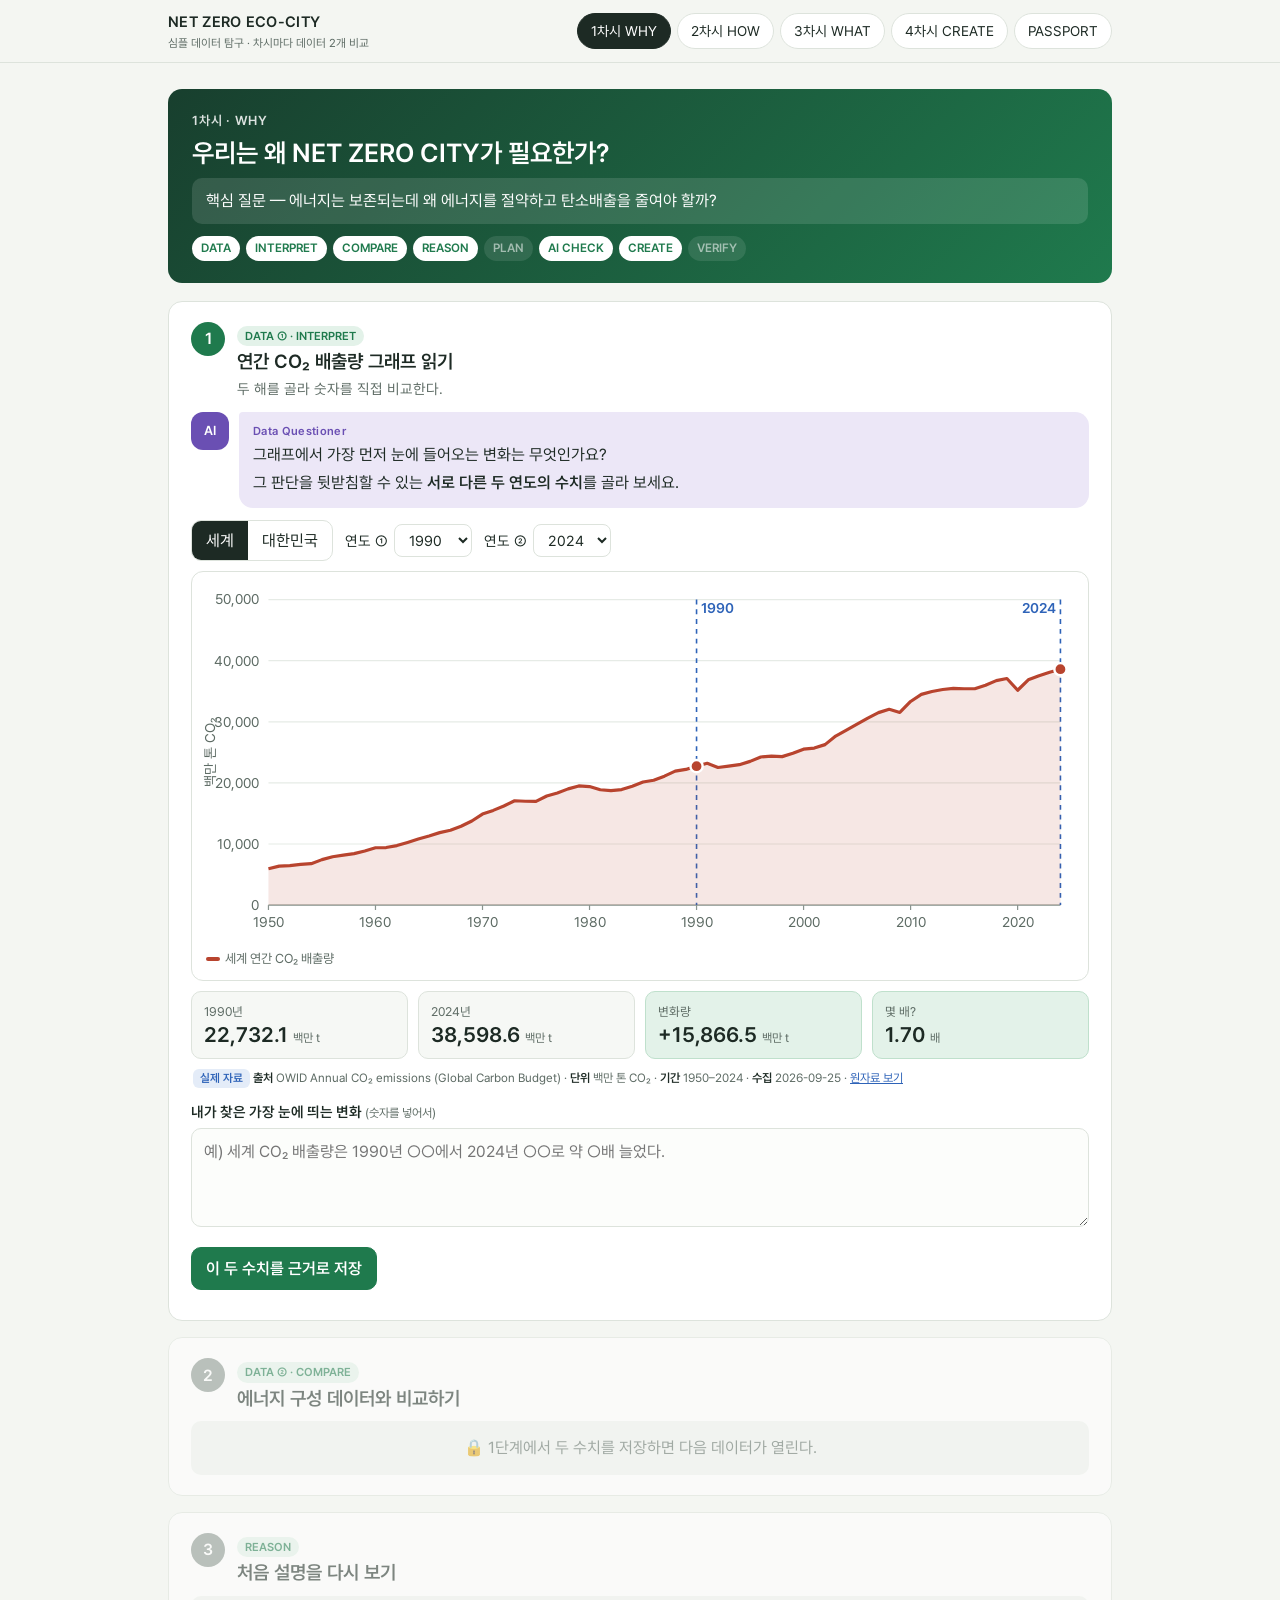
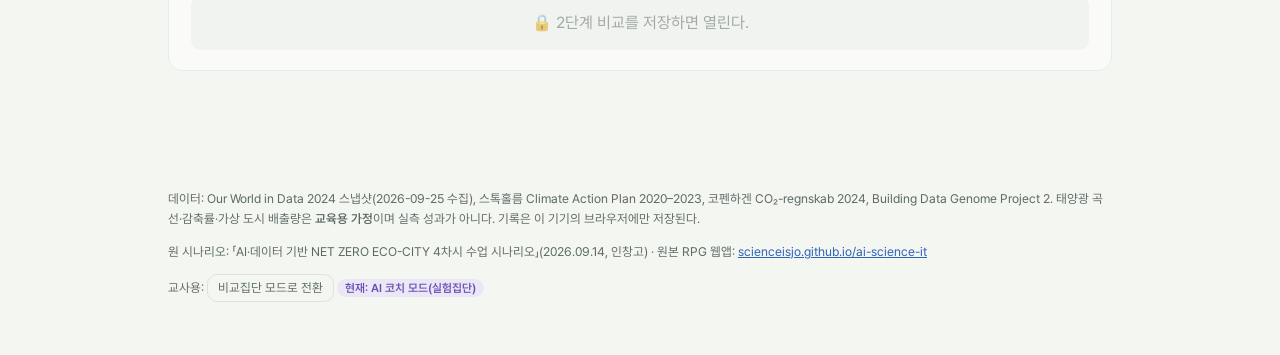
<file: netzero-simple/index.html>
<!DOCTYPE html>
<html lang="ko">
<head>
<meta charset="utf-8"><meta name="netzero-hosting" content="static">
<meta name="viewport" content="width=device-width, initial-scale=1">
<title>NET ZERO ECO-CITY · 심플 데이터 탐구</title>
<style>
:root{
  --bg:#f4f6f2; --card:#ffffff; --ink:#1d2a24; --muted:#5d6b64; --line:#dde3dc;
  --green:#1f7a4d; --green-soft:#e3f2e9; --amber:#c27a12; --amber-soft:#fbf0dc;
  --blue:#2e63b8; --blue-soft:#e4ecf8; --red:#b8442e; --red-soft:#f8e5e0;
  --gray:#8a948f; --violet:#6a4fb3; --violet-soft:#ece7f7;
  --radius:14px;
}
*{box-sizing:border-box}
/* 글꼴은 앱에 들어 있는 Pretendard(밖으로 요청하지 않음) */
@font-face{font-family:"Pretendard";src:url("../assets/fonts/pretendard-regular.otf") format("opentype");font-weight:400 500;font-display:swap}
@font-face{font-family:"Pretendard";src:url("../assets/fonts/pretendard-semibold.otf") format("opentype");font-weight:600 900;font-display:swap}
html,body{margin:0;background:var(--bg);color:var(--ink);font-family:"Pretendard","Noto Sans KR",system-ui,-apple-system,"Apple SD Gothic Neo","Malgun Gothic",sans-serif;line-height:1.6;font-size:16px}
button,select,input,textarea{font:inherit;color:inherit}
a{color:var(--blue)}
.wrap{max-width:980px;margin:0 auto;padding:0 18px 80px}
header.top{position:sticky;top:0;z-index:20;background:rgba(244,246,242,.94);backdrop-filter:blur(6px);border-bottom:1px solid var(--line)}
.top-in{max-width:980px;margin:0 auto;padding:10px 18px;display:flex;gap:14px;align-items:center;flex-wrap:wrap}
.brand{font-weight:900;letter-spacing:.02em;font-size:15px;white-space:nowrap}
.brand small{display:block;font-weight:500;color:var(--muted);font-size:11.5px;letter-spacing:0}
nav.tabs{display:flex;gap:6px;flex-wrap:wrap;margin-left:auto}
nav.tabs button{border:1px solid var(--line);background:#fff;border-radius:999px;padding:6px 13px;cursor:pointer;font-size:14px;font-weight:500}
nav.tabs button[aria-current="true"]{background:var(--ink);color:#fff;border-color:var(--ink)}
nav.tabs .done::after{content:" ✓";color:var(--green);font-weight:900}
nav.tabs button[aria-current="true"].done::after{color:#9fe3bd}

.hero{margin:26px 0 18px;padding:22px 24px;border-radius:var(--radius);background:linear-gradient(135deg,#183f2e,#1f7a4d);color:#fff}
.hero .kicker{font-size:13px;opacity:.85;font-weight:700;letter-spacing:.06em}
.hero h1{margin:4px 0 8px;font-size:26px;line-height:1.3}
.hero .q{background:rgba(255,255,255,.12);border-radius:10px;padding:10px 14px;font-weight:500}
.flow{display:flex;flex-wrap:wrap;gap:6px;margin-top:12px}
.flow span{font-size:12px;font-weight:700;background:rgba(255,255,255,.1);color:rgba(255,255,255,.55);padding:3px 9px;border-radius:999px}
.flow span.on{background:#fff;color:var(--green)}

.step{background:var(--card);border:1px solid var(--line);border-radius:var(--radius);padding:20px 22px;margin:16px 0}
.step.locked{opacity:.55}
.step-h{display:flex;gap:12px;align-items:flex-start;margin-bottom:10px}
.num{flex:0 0 34px;height:34px;border-radius:50%;background:var(--green);color:#fff;font-weight:900;display:grid;place-items:center}
.step.locked .num{background:var(--gray)}
.step-h h2{margin:0;font-size:19px;line-height:1.35}
.step-h .tag{display:inline-block;font-size:11.5px;font-weight:700;padding:1px 8px;border-radius:999px;background:var(--green-soft);color:var(--green);margin-bottom:3px}
.step-h p{margin:2px 0 0;color:var(--muted);font-size:14.5px}
.lockmsg{background:#f0f2ef;border-radius:10px;padding:14px;color:var(--muted);text-align:center;font-weight:500}

.seg{display:inline-flex;border:1px solid var(--line);border-radius:10px;overflow:hidden;background:#fff}
.seg button{border:0;background:transparent;padding:7px 14px;cursor:pointer;font-weight:500}
.seg button[aria-pressed="true"]{background:var(--ink);color:#fff}
.row{display:flex;gap:12px;flex-wrap:wrap;align-items:center;margin:10px 0}
label.inline{display:inline-flex;gap:6px;align-items:center;font-weight:500;font-size:14.5px}
select,input[type=number],input[type=text]{border:1px solid var(--line);border-radius:8px;padding:6px 10px;background:#fff}
textarea{width:100%;border:1px solid var(--line);border-radius:10px;padding:10px 12px;min-height:76px;resize:vertical;background:#fcfdfb}
textarea:focus,select:focus,input:focus{outline:2px solid var(--green);outline-offset:1px}
.field{margin:12px 0}
.field > label{display:block;font-weight:700;font-size:14.5px;margin-bottom:5px}
.field > label small{font-weight:400;color:var(--muted)}

.chart{width:100%;border:1px solid var(--line);border-radius:12px;background:#fff;padding:8px 8px 4px;margin:8px 0}
.chart svg{display:block;width:100%;height:auto}
.legend{display:flex;gap:14px;flex-wrap:wrap;font-size:13px;color:var(--muted);padding:2px 6px 6px}
.legend i{display:inline-block;width:14px;height:4px;border-radius:2px;vertical-align:middle;margin-right:5px}
.src{font-size:12px;color:var(--muted);margin:4px 2px 0;line-height:1.5}
.src b{color:var(--ink);font-weight:700}
.assume{display:inline-block;font-size:11.5px;font-weight:700;background:var(--amber-soft);color:var(--amber);padding:1px 7px;border-radius:6px}
.real{display:inline-block;font-size:11.5px;font-weight:700;background:var(--blue-soft);color:var(--blue);padding:1px 7px;border-radius:6px}

.readout{display:grid;grid-template-columns:repeat(auto-fit,minmax(150px,1fr));gap:10px;margin:10px 0}
.stat{background:#f6f8f5;border:1px solid var(--line);border-radius:10px;padding:10px 12px}
.stat .k{font-size:12.5px;color:var(--muted)}
.stat .v{font-size:21px;font-weight:900;line-height:1.25}
.stat .v small{font-size:12px;font-weight:500;color:var(--muted)}
.stat.hl{background:var(--green-soft);border-color:#bfe0cc}
.stat.warn{background:var(--amber-soft);border-color:#efd6a6}

.coach{display:flex;gap:10px;margin:12px 0;align-items:flex-start}
.coach .av{flex:0 0 38px;height:38px;border-radius:12px;background:var(--violet);color:#fff;display:grid;place-items:center;font-weight:900;font-size:13px}
.coach .bubble{background:var(--violet-soft);border-radius:4px 14px 14px 14px;padding:10px 14px;flex:1}
.coach .role{font-size:11.5px;font-weight:700;color:var(--violet);letter-spacing:.03em}
.coach .bubble p{margin:2px 0}
.guide{display:flex;gap:10px;margin:12px 0;background:#f0f2ef;border-radius:10px;padding:10px 14px;font-size:15px}
.guide b{white-space:nowrap}
.choices{display:flex;gap:8px;flex-wrap:wrap;margin:8px 0}
.choices button,.btn{border:1px solid var(--line);background:#fff;border-radius:10px;padding:8px 14px;cursor:pointer;font-weight:500}
.choices button[aria-pressed="true"]{background:var(--violet);border-color:var(--violet);color:#fff}
.btn.primary{background:var(--green);border-color:var(--green);color:#fff;font-weight:700}
.btn.primary:disabled{background:#a9b9b0;border-color:#a9b9b0;cursor:not-allowed}
.btn.ghost{background:transparent}
.btn.danger{color:var(--red);border-color:#e7c3ba}
.msg{margin:8px 0;padding:9px 13px;border-radius:10px;font-size:14.5px}
.msg.ok{background:var(--green-soft);color:#155c39}
.msg.bad{background:var(--red-soft);color:#8c2f1d}
.msg.info{background:var(--blue-soft);color:#21498a}

.ai-card{border:1px dashed var(--violet);border-radius:12px;padding:12px 14px;background:#fbfaff;margin:10px 0}
.ai-card .lab{font-size:12px;font-weight:700;color:var(--violet)}
.claim{display:flex;gap:10px;align-items:center;flex-wrap:wrap;border-top:1px solid var(--line);padding:9px 0}
.claim:first-of-type{border-top:0}
.claim .t{flex:1 1 280px}

.stack{margin:10px 0}
.stack .r{margin:10px 0}
.stack .lbl{font-size:14px;font-weight:700;margin-bottom:4px}
.stack .lbl small{font-weight:400;color:var(--muted)}
.bar{display:flex;height:34px;border-radius:8px;overflow:hidden;background:#eef1ed}
.bar div{display:flex;align-items:center;justify-content:center;color:#fff;font-size:12.5px;font-weight:700;white-space:nowrap;overflow:hidden}
.hb{display:grid;grid-template-columns:110px 1fr;gap:6px 10px;align-items:center;margin:10px 0}
.hb .n{font-size:14px;font-weight:500;text-align:right}
.hb .track{position:relative;height:26px;background:#f0f2ef;border-radius:6px}
.hb .b0{position:absolute;left:0;top:0;bottom:0;background:#cfd6d1;border-radius:6px}
.hb .b1{position:absolute;left:0;top:5px;bottom:5px;border-radius:4px}
.hb .val{position:absolute;right:6px;top:2px;font-size:12.5px;font-weight:700}

.pol{display:grid;grid-template-columns:repeat(auto-fit,minmax(200px,1fr));gap:10px;margin:10px 0}
.pol button{text-align:left;border:1.5px solid var(--line);background:#fff;border-radius:12px;padding:11px 13px;cursor:pointer}
.pol button[aria-pressed="true"]{border-color:var(--green);background:var(--green-soft)}
.pol b{display:block}
.pol small{color:var(--muted);font-size:12.5px;display:block;line-height:1.45}
.ev-list{display:flex;flex-direction:column;gap:6px;margin:6px 0}
.ev-list label{display:flex;gap:8px;align-items:flex-start;background:#f6f8f5;border:1px solid var(--line);border-radius:8px;padding:7px 10px;font-size:14.5px;cursor:pointer}
.ev-list input{margin-top:5px}
.out{background:#fffdf6;border:1px solid #ecdcb2;border-radius:12px;padding:14px 16px;margin:10px 0}
.out h3{margin:0 0 6px;font-size:16px}
.out dl{margin:0;display:grid;grid-template-columns:140px 1fr;gap:4px 12px;font-size:14.5px}
.out dt{color:var(--muted);font-weight:700}
.out dd{margin:0;white-space:pre-wrap}
.prompt-box{white-space:pre-wrap;background:#1d2a24;color:#e8f2ec;border-radius:12px;padding:14px 16px;font-size:14.5px;line-height:1.7}
table.matrix{width:100%;border-collapse:collapse;font-size:14.5px;margin:8px 0}
table.matrix th,table.matrix td{border-bottom:1px solid var(--line);padding:8px 6px;text-align:center}
table.matrix th:first-child,table.matrix td:first-child{text-align:left}
.pp-sec{background:#fff;border:1px solid var(--line);border-radius:var(--radius);padding:16px 20px;margin:14px 0}
.pp-sec h2{font-size:17px;margin:0 0 8px}
.chip{display:inline-block;font-size:12px;font-weight:700;padding:1px 8px;border-radius:999px;background:var(--green-soft);color:var(--green);margin-right:6px}
.empty{color:var(--muted);font-size:14.5px}
footer.foot{max-width:980px;margin:0 auto;padding:10px 18px 40px;color:var(--muted);font-size:12.5px}
.modebadge{font-size:11.5px;font-weight:700;padding:2px 8px;border-radius:999px;background:var(--violet-soft);color:var(--violet)}
.modebadge.ctl{background:#eceeec;color:var(--muted)}
/* RPG 탐구 화면 안에 단계 하나만 보일 때(embed) */
body.embed,html:has(body.embed){background:transparent}
body.embed header.top,body.embed footer.foot,body.embed [data-act=reset]{display:none}
body.embed .wrap{max-width:none;padding:0 2px 6px}
body.embed .step:first-child{margin-top:0}
.dialog{position:fixed;inset:0;background:rgba(0,0,0,.35);display:none;place-items:center;z-index:50}
.dialog.open{display:grid}
.dialog .box{background:#fff;border-radius:14px;padding:20px;max-width:380px;width:90%}
@media (max-width:640px){
  .hero h1{font-size:21px}
  .out dl{grid-template-columns:1fr}
  .hb{grid-template-columns:78px 1fr}
  .step{padding:16px}
}
</style>
</head>
<body>
<header class="top"><div class="top-in">
  <div class="brand">NET ZERO ECO-CITY<small>심플 데이터 탐구 · 차시마다 데이터 2개 비교</small></div>
  <nav class="tabs" id="tabs"></nav>
</div></header>
<main class="wrap" id="app"></main>
<footer class="foot">
  <p>데이터: Our World in Data 2024 스냅샷(2026-09-25 수집), 스톡홀름 Climate Action Plan 2020–2023, 코펜하겐 CO₂-regnskab 2024, Building Data Genome Project 2. 태양광 곡선·감축률·가상 도시 배출량은 <b>교육용 가정</b>이며 실측 성과가 아니다. 기록은 이 기기의 브라우저에만 저장된다.</p>
  <p>원 시나리오: 「AI·데이터 기반 NET ZERO ECO-CITY 4차시 수업 시나리오」(2026.09.14, 인창고) · 원본 RPG 웹앱: <a href="https://scienceisjo.github.io/ai-science-it/">scienceisjo.github.io/ai-science-it</a></p>
  <p>교사용: <button class="btn ghost" id="modeBtn" style="padding:3px 10px;font-size:12.5px"></button> <span id="modeTxt"></span></p>
</footer>
<div class="dialog" id="dlg"><div class="box"><p id="dlgText"></p><div class="row" style="justify-content:flex-end"><button class="btn" id="dlgNo">취소</button><button class="btn danger" id="dlgYes">확인</button></div></div></div>

<script>
const D = {"world":{"co2":[[1950,5930.4],[1951,6381.7],[1952,6467.7],[1953,6651.0],[1954,6789.7],[1955,7444.1],[1956,7926.3],[1957,8186.0],[1958,8417.5],[1959,8855.1],[1960,9387.0],[1961,9415.0],[1962,9747.2],[1963,10266.8],[1964,10824.5],[1965,11310.6],[1966,11862.6],[1967,12237.4],[1968,12905.3],[1969,13761.8],[1970,14899.1],[1971,15503.9],[1972,16224.6],[1973,17077.3],[1974,16997.9],[1975,16988.5],[1976,17862.5],[1977,18358.0],[1978,19024.7],[1979,19508.6],[1980,19409.8],[1981,18879.8],[1982,18729.7],[1983,18901.8],[1984,19457.2],[1985,20144.9],[1986,20438.0],[1987,21106.2],[1988,21918.8],[1989,22200.2],[1990,22732.1],[1991,23205.6],[1992,22520.4],[1993,22749.9],[1994,22974.6],[1995,23516.6],[1996,24233.5],[1997,24380.3],[1998,24295.7],[1999,24837.8],[2000,25511.5],[2001,25693.0],[2002,26265.3],[2003,27652.7],[2004,28610.0],[2005,29599.0],[2006,30594.2],[2007,31499.3],[2008,32049.7],[2009,31513.0],[2010,33317.7],[2011,34480.0],[2012,34954.7],[2013,35275.8],[2014,35465.7],[2015,35403.5],[2016,35392.8],[2017,35974.6],[2018,36734.0],[2019,37086.6],[2020,35158.2],[2021,36866.9],[2022,37527.8],[2023,38094.0],[2024,38598.6]],"mix":[[1990,87.4,12.6],[1991,87.0,13.0],[1992,87.0,13.0],[1993,86.5,13.5],[1994,86.5,13.5],[1995,86.1,13.9],[1996,86.2,13.8],[1997,86.2,13.8],[1998,86.1,13.9],[1999,86.0,14.0],[2000,86.0,14.0],[2001,86.2,13.8],[2002,86.3,13.7],[2003,86.9,13.1],[2004,86.8,13.2],[2005,87.0,13.0],[2006,86.9,13.1],[2007,87.2,12.8],[2008,86.9,13.1],[2009,86.6,13.4],[2010,86.5,13.5],[2011,86.7,13.3],[2012,86.7,13.3],[2013,86.3,13.7],[2014,86.0,14.0],[2015,85.7,14.3],[2016,85.3,14.7],[2017,85.0,15.0],[2018,84.6,15.4],[2019,84.1,15.9],[2020,83.0,17.0],[2021,83.0,17.1],[2022,82.6,17.4],[2023,82.1,17.9],[2024,81.3,18.7]]},"korea":{"co2":[[1950,2.2],[1951,2.9],[1952,3.5],[1953,4.7],[1954,5.2],[1955,6.4],[1956,7.6],[1957,8.2],[1958,9.0],[1959,11.2],[1960,12.5],[1961,14.4],[1962,17.3],[1963,21.1],[1964,22.2],[1965,25.0],[1966,30.0],[1967,35.1],[1968,37.2],[1969,42.5],[1970,53.7],[1971,58.5],[1972,60.2],[1973,73.0],[1974,75.6],[1975,81.7],[1976,93.1],[1977,105.5],[1978,113.1],[1979,132.9],[1980,134.5],[1981,139.6],[1982,140.8],[1983,149.1],[1984,160.7],[1985,168.8],[1986,176.3],[1987,185.4],[1988,211.0],[1989,223.5],[1990,250.5],[1991,275.7],[1992,299.9],[1993,330.2],[1994,355.7],[1995,383.7],[1996,421.0],[1997,445.0],[1998,378.0],[1999,410.5],[2000,440.0],[2001,455.6],[2002,476.1],[2003,485.2],[2004,491.4],[2005,498.7],[2006,503.5],[2007,521.7],[2008,532.7],[2009,537.8],[2010,594.3],[2011,623.4],[2012,627.9],[2013,634.6],[2014,629.4],[2015,634.2],[2016,637.9],[2017,654.5],[2018,670.2],[2019,646.1],[2020,597.6],[2021,616.1],[2022,606.9],[2023,589.2],[2024,583.7]],"mix":[[1990,85.1,14.9],[1991,86.4,13.6],[1992,87.9,12.1],[1993,88.5,11.5],[1994,89.6,10.4],[1995,89.0,11.0],[1996,89.1,10.9],[1997,89.6,10.4],[1998,86.7,13.3],[1999,86.0,14.0],[2000,86.1,13.9],[2001,86.3,13.7],[2002,86.1,13.9],[2003,85.2,14.8],[2004,85.6,14.4],[2005,84.6,15.4],[2006,84.7,15.3],[2007,85.7,14.3],[2008,85.3,14.7],[2009,85.7,14.3],[2010,86.7,13.3],[2011,86.7,13.3],[2012,87.2,12.8],[2013,88.0,12.0],[2014,86.5,13.5],[2015,85.9,14.1],[2016,86.5,13.5],[2017,87.3,12.7],[2018,88.3,11.7],[2019,86.9,13.1],[2020,84.8,15.2],[2021,85.2,14.8],[2022,83.7,16.3],[2023,82.9,17.1],[2024,82.5,17.5]]},"building":[13.8,14.04,13.92,14.04,14.28,13.68,19.08,22.68,25.32,20.16,16.44,14.52,13.68,12.96,13.2,14.88,13.68,13.08,12.6,11.76,11.88,11.76,11.76,11.76],"cities":[{"id":"stockholm","name":"스톡홀름","en":"Stockholm","years":[1990,2000,2005,2015,2016,2017],"total":[3669000,3509000,3104000,2458000,2326000,2193000],"sectorYear":2017,"sectors":{"난방":742000,"기타 전기·가스":415000,"교통":1036000},"metrics":[{"name":"난방 배출량","unit":"tCO₂e/년","years":[2000,2017],"values":[1848000,742000]},{"name":"도로 교통 배출량","unit":"tCO₂e/년","years":[2017],"values":[863000]}],"boundary":"난방·기타 전기 및 가스·교통의 지리적 배출 산정. 2020–2023 계획에 실린 과거 통계이며 최신 실적이 아닙니다.","policy":"석유 보일러를 지역난방·히트펌프로 전환하고, 지역난방의 재생연료 비율과 건물 효율을 높였습니다. 대중교통과 자전거 이용도 추진합니다.","limit":"난방의 감소와 교통의 정체가 함께 나타납니다. 소비재 생산 등 도시 밖의 배출은 이 세 부문 합계로 판단할 수 없습니다.","source":"https://start.stockholm/globalassets/start/om-stockholms-stad/sa-arbetar-staden/miljo-och-klimat/climate-action-plan-2020-2023.pdf","publication":"Climate Action Plan 2020–2023, pp.12,17,33","updated":"2020 계획 / 수업 추출 2026-09-25","target":"원문 계획의 2040 화석연료 없는 도시 목표와 과거 실적을 구분합니다."},{"id":"copenhagen","name":"코펜하겐","en":"Copenhagen","years":[2005,2010,2020,2021,2022,2023,2024],"total":[2480325,2431520,956526,839836,831857,677982,668797],"sectorYear":2024,"sectors":{"전력":136715,"지역난방":162259,"도로교통":272888,"기타·순흡수 포함":96935},"metrics":[{"name":"보행·자전거·대중교통 통행 비율","unit":"%","years":[2024],"values":[71]},{"name":"지역난방 CO₂ 중립 생산 비율(보고서 정의)","unit":"%","years":[2024],"values":[85]}],"boundary":"재생에너지 생산 크레딧 보정 전 합계를 사용합니다. Scope 1·2와 일부 Scope 3를 포함하며, 보정 후 2024 값 455,737과 섞지 않습니다.","policy":"지역난방과 전력의 전환, 자전거·보행·대중교통을 함께 추진합니다. 보고서의 2025 목표 중 친환경 통행 75%와 2024 실적 71%를 구분합니다.","limit":"보정 전·후 회계가 다릅니다. 2024 실적을 탄소중립 달성으로 해석할 수 없으며, 열 소비량은 2010보다 소폭 높습니다.","source":"https://www.kk.dk/sites/default/files/2026-08/CO2_regnskab_for_Koebenhavns_Kommune_2024-a.pdf","publication":"CO₂-regnskab 2024, pp.7,37","updated":"게시 경로 2026-08 / 수업 추출 2026-09-25","target":"2025 계획 목표는 목표입니다. 여기 제시한 실적은 2024년입니다."}],"building_id":"Panther_retail_Lester"};
const KEY = 'nz-simple-v1';
/* ---------- RPG 탐구 화면 안에서 단계 하나만(?embed=1&lesson=1~4&step=0~4) ----------
   RPG 지도의 단계 시설마다 이 화면의 단계 하나를 보여 준다. 기록은 RPG 기록(S.simple)에 함께 저장된다(window.parent.__NZ_SIMPLE). */
const QS = new URLSearchParams(location.search);
const EMBED = QS.get('embed') === '1';
const EL = Math.min(4, Math.max(1, +QS.get('lesson') || 1)), ES = Math.min(4, Math.max(0, +QS.get('step') || 0));
const BR = (() => { try { return EMBED && window.parent !== window && window.parent.__NZ_SIMPLE ? window.parent.__NZ_SIMPLE : null; } catch (e) { return null; } })();
// 차시별 RPG 단계(0~4) → 이 화면의 단계 번호. 3·4차시는 4단계라 다섯 번째 시설은 DATA PASSPORT
const EMBED_MAP = { 1: [[1], [2], [3], [4], [5]], 2: [[1], [2], [3], [4], [5]], 3: [[1], [2], [3], [4], 'pp'], 4: [[1], [2], [3], [4], 'pp'] };
const C = {green:'#1f7a4d', blue:'#2e63b8', amber:'#c27a12', red:'#b8442e', gray:'#8a948f', violet:'#6a4fb3', teal:'#1b8a8a'};

/* ---------- state ---------- */
function fresh(){return {mode:'coach', tab:'1', ev:[], out:{}, log:[], l1:{c:'world',y1:1990,y2:2024,y3:2024}, l2:{}, l3:{p:20}, l4:{pol:[],link:{},pf:{},ver:{}}}}
let S;
try{ S = Object.assign(fresh(), BR ? (BR.get() || {}) : JSON.parse(localStorage.getItem(KEY)||'{}')); }catch(e){ S = fresh(); }
for(const k of ['l1','l2','l3','l4']) S[k] = Object.assign(fresh()[k], S[k]||{});
if(location.hash==='#control') S.mode='control';
if(location.hash==='#coach') S.mode='coach';
if(BR){ S.mode = BR.mode(); S.tab = String(EL); }
function save(){ if(BR){ try{ BR.put(JSON.parse(JSON.stringify(S))); }catch(e){} return; } try{ localStorage.setItem(KEY, JSON.stringify(S)); }catch(e){} }
function log(l, ev, detail){ S.log.push({t:new Date().toISOString(), l, ev, detail}); save(); }
const coachOn = () => S.mode==='coach';

/* ---------- helpers ---------- */
const $ = (s,r=document)=>r.querySelector(s);
const $$ = (s,r=document)=>[...r.querySelectorAll(s)];
const esc = s => String(s??'').replace(/[&<>"']/g, c=>({'&':'&amp;','<':'&lt;','>':'&gt;','"':'&quot;',"'":'&#39;'}[c]));
const fmt = (v,d=0) => Number(v).toLocaleString('ko-KR',{maximumFractionDigits:d, minimumFractionDigits:d});
const get = p => p.split('.').reduce((o,k)=>o?.[k], S);
function set(p,v){ const ks=p.split('.'); let o=S; ks.slice(0,-1).forEach(k=>{o[k]=o[k]||{}; o=o[k]}); o[ks.at(-1)]=v; save(); }
function addEv(id, l, text){ S.ev = S.ev.filter(e=>e.id!==id); S.ev.push({id,l,text}); save(); }
const evOf = l => S.ev.filter(e=>e.l===l);
function niceMax(v){ const p=Math.pow(10,Math.floor(Math.log10(v))); const n=v/p; return (n<=1?1:n<=2?2:n<=2.5?2.5:n<=5?5:10)*p; }

function coach(role, lines){
  if(!coachOn()) return '';
  return `<div class="coach"><div class="av">AI</div><div class="bubble"><div class="role">${role}</div>${lines.map(l=>`<p>${l}</p>`).join('')}</div></div>`;
}
function guide(text){ return `<div class="guide"><b>활동</b><span>${text}</span></div>`; }
function ta(path, ph, rows=3){ return `<textarea data-k="${path}" rows="${rows}" placeholder="${esc(ph)}">${esc(get(path)||'')}</textarea>`; }
function stepHead(n, tag, title, sub){ return `<div class="step-h"><div class="num">${n}</div><div><span class="tag">${tag}</span><h2>${title}</h2>${sub?`<p>${sub}</p>`:''}</div></div>`; }
function locked(n, tag, title, why){ return `<section class="step locked">${stepHead(n,tag,title)}<div class="lockmsg">🔒 ${why}</div></section>`; }
function hero(n, en, title, q, flowOn){
  const flow=['DATA','INTERPRET','COMPARE','REASON','PLAN','AI CHECK','CREATE','VERIFY'];
  return `<section class="hero"><div class="kicker">${n}차시 · ${en}</div><h1>${title}</h1><div class="q">핵심 질문 — ${q}</div>
  <div class="flow">${flow.map(f=>`<span class="${flowOn.includes(f)?'on':''}">${f}</span>`).join('')}</div></section>`;
}

/* ---------- SVG line chart ---------- */
function lineChart({series, xMin, xMax, yMax, yLabel, xStep, marks=[], xFmt=(x)=>x, w=720, h=300, dots=false, vbands=[]}){
  const L=56, R=16, T=16, B=34, W=w-L-R, H=h-T-B;
  const ym = yMax ?? niceMax(Math.max(...series.flatMap(s=>s.pts.map(p=>p[1])))*1.05);
  const X = x => L + (x-xMin)/(xMax-xMin)*W, Y = y => T + H - y/ym*H;
  let g = '';
  vbands.forEach(b=>{ g+=`<rect x="${X(b[0])}" y="${T}" width="${X(b[1])-X(b[0])}" height="${H}" fill="${b[2]}" opacity=".5"/>`; });
  for(let i=0;i<=5;i++){ const v=ym*i/5, y=Y(v); g+=`<line x1="${L}" x2="${L+W}" y1="${y}" y2="${y}" stroke="#e6ebe6"/><text x="${L-8}" y="${y+4}" font-size="11.5" text-anchor="end" fill="#5d6b64">${fmt(v, v<10&&ym<=10?1:0)}</text>`; }
  for(let x=Math.ceil(xMin/xStep)*xStep; x<=xMax; x+=xStep){ g+=`<line x1="${X(x)}" x2="${X(x)}" y1="${T+H}" y2="${T+H+4}" stroke="#8a948f"/><text x="${X(x)}" y="${T+H+18}" font-size="11.5" text-anchor="middle" fill="#5d6b64">${xFmt(x)}</text>`; }
  g+=`<line x1="${L}" x2="${L+W}" y1="${T+H}" y2="${T+H}" stroke="#8a948f"/>`;
  g+=`<text x="${12}" y="${T+H/2}" font-size="11.5" fill="#5d6b64" transform="rotate(-90 12 ${T+H/2})" text-anchor="middle">${esc(yLabel)}</text>`;
  marks.forEach(m=>{ g+=`<line x1="${X(m.x)}" x2="${X(m.x)}" y1="${T}" y2="${T+H}" stroke="${m.c||'#1d2a24'}" stroke-dasharray="4 4" stroke-width="1.3"/><text x="${X(m.x)>L+W-40?X(m.x)-4:X(m.x)+4}" text-anchor="${X(m.x)>L+W-40?'end':'start'}" y="${T+11}" font-size="11.5" font-weight="700" fill="${m.c||'#1d2a24'}">${esc(m.t)}</text>`; });
  series.forEach(s=>{
    const d = s.pts.map((p,i)=>`${i?'L':'M'}${X(p[0]).toFixed(1)},${Y(p[1]).toFixed(1)}`).join('');
    if(s.fill) g+=`<path d="${d}L${X(s.pts.at(-1)[0])},${Y(0)}L${X(s.pts[0][0])},${Y(0)}Z" fill="${s.c}" opacity=".13"/>`;
    g+=`<path d="${d}" fill="none" stroke="${s.c}" stroke-width="2.6" stroke-linejoin="round" ${s.dash?'stroke-dasharray="6 4"':''}/>`;
    if(dots||s.dots) s.pts.forEach(p=>{ g+=`<circle cx="${X(p[0])}" cy="${Y(p[1])}" r="4" fill="#fff" stroke="${s.c}" stroke-width="2.2"><title>${xFmt(p[0])}: ${fmt(p[1],1)}</title></circle>`; });
    marks.forEach(m=>{ const pt=s.pts.find(p=>p[0]===m.x); if(pt) g+=`<circle cx="${X(pt[0])}" cy="${Y(pt[1])}" r="5" fill="${s.c}" stroke="#fff" stroke-width="2"/>`; });
  });
  return `<svg viewBox="0 0 ${w} ${h}" role="img" aria-label="${esc(yLabel)} 그래프">${g}</svg>
  <div class="legend">${series.map(s=>`<span><i style="background:${s.c}"></i>${esc(s.name)}</span>`).join('')}</div>`;
}

/* =========================================================
   1차시 WHY
   ========================================================= */
const CN = {world:'세계', korea:'대한민국'};
function co2(c,y){ return D[c].co2.find(r=>r[0]===+y)?.[1]; }
function mix(c,y){ return D[c].mix.find(r=>r[0]===+y); }

function L1(){
  const s=S.l1, c=s.c, v1=co2(c,s.y1), v2=co2(c,s.y2);
  const years = D[c].co2.map(r=>r[0]);
  const yOpt = sel => years.map(y=>`<option ${y==sel?'selected':''}>${y}</option>`).join('');
  const ratio = v2/v1, diff=v2-v1;
  let html = hero(1,'WHY','우리는 왜 NET ZERO CITY가 필요한가?','에너지는 보존되는데 왜 에너지를 절약하고 탄소배출을 줄여야 할까?',['DATA','INTERPRET','COMPARE','REASON','AI CHECK','CREATE']);

  /* step 1 */
  html += `<section class="step">${stepHead(1,'DATA ① · INTERPRET','연간 CO₂ 배출량 그래프 읽기','두 해를 골라 숫자를 직접 비교한다.')}
  ${coach('Data Questioner', ['그래프에서 가장 먼저 눈에 들어오는 변화는 무엇인가요?', '그 판단을 뒷받침할 수 있는 <b>서로 다른 두 연도의 수치</b>를 골라 보세요.'])}
  ${coachOn()?'':guide('그래프에서 가장 눈에 띄는 변화를 찾고, 서로 다른 두 연도의 수치를 골라 비교한다.')}
  <div class="row"><div class="seg" data-seg="l1.c">${['world','korea'].map(k=>`<button data-v="${k}" aria-pressed="${c===k}">${CN[k]}</button>`).join('')}</div>
  <label class="inline">연도 ① <select data-sel="l1.y1">${yOpt(s.y1)}</select></label>
  <label class="inline">연도 ② <select data-sel="l1.y2">${yOpt(s.y2)}</select></label></div>
  <div class="chart">${lineChart({series:[{name:`${CN[c]} 연간 CO₂ 배출량`, c:C.red, pts:D[c].co2, fill:true}], xMin:1950, xMax:2024, xStep:10, yLabel:'백만 톤 CO₂', marks:[{x:+s.y1,t:s.y1,c:C.blue},{x:+s.y2,t:s.y2,c:C.blue}]})}</div>
  <div class="readout">
    <div class="stat"><div class="k">${s.y1}년</div><div class="v">${fmt(v1,1)} <small>백만 t</small></div></div>
    <div class="stat"><div class="k">${s.y2}년</div><div class="v">${fmt(v2,1)} <small>백만 t</small></div></div>
    <div class="stat hl"><div class="k">변화량</div><div class="v">${diff>=0?'+':''}${fmt(diff,1)} <small>백만 t</small></div></div>
    <div class="stat hl"><div class="k">몇 배?</div><div class="v">${fmt(ratio,2)} <small>배</small></div></div>
  </div>
  <p class="src"><span class="real">실제 자료</span> <b>출처</b> OWID Annual CO₂ emissions (Global Carbon Budget) · <b>단위</b> 백만 톤 CO₂ · <b>기간</b> 1950–2024 · <b>수집</b> 2026-09-25 · <a href="https://ourworldindata.org/grapher/annual-co2-emissions-per-country" target="_blank" rel="noopener">원자료 보기</a></p>
  <div class="field"><label>내가 찾은 가장 눈에 띄는 변화 <small>(숫자를 넣어서)</small></label>${ta('l1.notice','예) 세계 CO₂ 배출량은 1990년 ○○에서 2024년 ○○로 약 ○배 늘었다.')}</div>
  <div class="row"><button class="btn primary" data-act="l1save1">이 두 수치를 근거로 저장</button>${evOf(1).some(e=>e.id==='l1a')?'<span class="msg ok">DATA PASSPORT에 저장됨</span>':''}</div>
  </section>`;

  /* step 2 */
  const aDone = evOf(1).some(e=>e.id==='l1a');
  if(!aDone){ html += locked(2,'DATA ② · COMPARE','에너지 구성 데이터와 비교하기','1단계에서 두 수치를 저장하면 다음 데이터가 열린다.'); }
  else if(coachOn() && !s.pick){
    html += `<section class="step">${stepHead(2,'DATA ② · COMPARE','원인을 확인할 데이터 고르기')}
    ${coach('Data Questioner',['좋아요. 그런데 <b>CO₂ 그래프만으로 원인을 단정할 수 있을까요?</b>','원인을 확인하려면 어떤 데이터를 추가로 보면 좋을까요?'])}
    <div class="choices">${[['energy','에너지원 구성 (화석연료·저탄소 비율)'],['pop','인구 수'],['temp','기온 변화']].map(([k,t])=>`<button data-act="l1pick" data-v="${k}">${t}</button>`).join('')}</div></section>`;
  } else {
    const yrs = D[c].mix.map(r=>r[0]); const m=mix(c,s.y3), m0=D[c].mix[0];
    const pickMsg = {pop:'인구도 배출에 영향을 줘요. 하지만 같은 인구라도 <b>어떤 에너지를 쓰느냐</b>에 따라 배출이 달라져요. 에너지원 데이터를 먼저 봅시다.', temp:'기온은 CO₂가 늘어난 <b>결과</b>에 가까워요. 원인을 보려면 에너지원 데이터가 더 직접적이에요.', energy:'좋은 선택이에요. 배출의 대부분은 화석연료를 태우는 데서 나와요.'}[s.pick];
    html += `<section class="step">${stepHead(2,'DATA ② · COMPARE','에너지 구성: 화석연료 vs 저탄소 에너지','같은 나라의 1차에너지 중 화석연료와 저탄소 에너지의 비율을 비교한다.')}
    ${coach('Data Questioner',[pickMsg, '저탄소 에너지 비율은 늘었나요? 그런데도 CO₂가 계속 늘었다면 왜일까요?'])}
    ${coachOn()?'':guide('저탄소 에너지 비율이 늘었는지 확인하고, 그런데도 CO₂가 줄지 않은 이유를 생각한다.')}
    <div class="row"><b>${CN[c]}</b><label class="inline">읽을 연도 <select data-sel="l1.y3">${yrs.map(y=>`<option ${y==s.y3?'selected':''}>${y}</option>`).join('')}</select></label></div>
    <div class="chart">${lineChart({series:[{name:'화석연료 비율',c:C.gray,pts:D[c].mix.map(r=>[r[0],r[1]])},{name:'저탄소 에너지 비율',c:C.green,pts:D[c].mix.map(r=>[r[0],r[2]])}], xMin:1990, xMax:2024, xStep:5, yMax:100, yLabel:'1차에너지 중 비율(%)', marks:[{x:+s.y3,t:s.y3,c:C.blue}]})}</div>
    <div class="readout">
      <div class="stat"><div class="k">화석연료 ${m0[0]} → ${m[0]}</div><div class="v">${fmt(m0[1],1)} → ${fmt(m[1],1)} <small>%</small></div></div>
      <div class="stat hl"><div class="k">저탄소 ${m0[0]} → ${m[0]}</div><div class="v">${fmt(m0[2],1)} → ${fmt(m[2],1)} <small>%</small></div></div>
    </div>
    <p class="src"><span class="real">실제 자료</span> <b>출처</b> OWID Energy mix (Energy Institute 등) · <b>단위</b> 1차에너지 중 비율(%) · 전력만이 아니라 <b>전체 에너지</b> 기준 · <b>기간</b> 1990–2024 · <a href="https://ourworldindata.org/grapher/energy-mix?metric=share&source=low_carbon_energy&tab=line" target="_blank" rel="noopener">원자료 보기</a></p>
    <div class="field"><label>두 데이터를 비교해 알게 된 점</label>${ta('l1.compare','예) 저탄소 비율은 ○%에서 ○%로 늘었지만, 화석연료가 여전히 ○%라서 …')}</div>
    <div class="row"><button class="btn primary" data-act="l1save2">이 비교를 근거로 저장</button>${evOf(1).some(e=>e.id==='l1b')?'<span class="msg ok">DATA PASSPORT에 저장됨</span>':''}</div>
    </section>`;
  }

  /* step 3 */
  const bDone = evOf(1).some(e=>e.id==='l1b');
  if(!bDone) html += locked(3,'REASON','처음 설명을 다시 보기','2단계 비교를 저장하면 열린다.');
  else {
    html += `<section class="step">${stepHead(3,'REASON','처음 설명을 유지할까, 수정할까?')}
    ${coach('Data Questioner',['새 데이터까지 고려하면 처음의 설명을 <b>유지</b>하겠습니까, <b>수정</b>하겠습니까?', `처음 설명: “${esc(s.notice||'(작성하지 않음)')}”`])}
    ${coachOn()?'':guide(`에너지 구성 데이터까지 보고, 1단계에서 쓴 설명을 유지할지 수정할지 정한다.<br>처음 설명: “${esc(s.notice||'(작성하지 않음)')}”`)}
    <div class="choices">${['유지','수정'].map(k=>`<button data-act="setv" data-k="l1.keep" data-v="${k}" aria-pressed="${s.keep===k}">${k}</button>`).join('')}</div>
    <div class="field"><label>${s.keep==='수정'?'수정한 설명':'유지하는 이유'}</label>${ta('l1.revise', s.keep==='수정'?'예) CO₂ 증가는 에너지 사용량 증가뿐 아니라 화석연료 비율이 여전히 높기 때문이다.':'예) 에너지 구성 데이터도 같은 방향을 보여 주기 때문이다.')}</div>
    </section>`;

    /* step 4 AI literacy */
    const fb = (k,ans) => s['q'+k] ? (s['q'+k]===ans ? '<span class="msg ok">맞아요</span>' : '<span class="msg bad">다시 생각해 보세요</span>') : '';
    html += `<section class="step">${stepHead(4,'AI CHECK','AI 리터러시 미션: AI의 설명도 근거를 확인한다','AI가 만든 설명을 두 주장으로 나누어 판단한다.')}
    <div class="ai-card"><div class="lab">AI가 만든 설명</div>“세계 CO₂ 배출량은 1950년보다 2024년에 약 6.5배 늘었다. 그 주된 원인은 전 세계 자동차 수가 늘었기 때문이다.”</div>
    <div class="claim"><div class="t">주장 A. 세계 CO₂ 배출량은 1950년보다 2024년에 약 6.5배 늘었다.</div><div class="choices">${['직접 확인 가능','추가 자료 필요'].map(k=>`<button data-act="setv" data-k="l1.qa" data-v="${k}" aria-pressed="${s.qa===k}">${k}</button>`).join('')}</div>${fb('a','직접 확인 가능')}</div>
    <div class="claim"><div class="t">주장 B. 그 주된 원인은 자동차 수가 늘었기 때문이다.</div><div class="choices">${['직접 확인 가능','추가 자료 필요'].map(k=>`<button data-act="setv" data-k="l1.qb" data-v="${k}" aria-pressed="${s.qb===k}">${k}</button>`).join('')}</div>${fb('b','추가 자료 필요')}</div>
    ${s.qa&&s.qb?`<div class="msg info">주장 A는 1단계 그래프(1950년 ${fmt(co2('world',1950),1)} → 2024년 ${fmt(co2('world',2024),1)} 백만 t, ${fmt(co2('world',2024)/co2('world',1950),2)}배)로 확인할 수 있다. 주장 B는 부문별(교통·전력·산업) 배출 자료가 있어야 판단할 수 있다. 오늘 본 두 데이터에는 자동차 자료가 없다.</div>`:''}
    </section>`;

    /* step 5 CER */
    const evs = evOf(1);
    html += `<section class="step">${stepHead(5,'CREATE','CER 카드: 넷제로 도시가 필요한 이유','Evidence에는 실제 데이터 수치 2개 이상을 넣는다.')}
    <div class="field"><label>Claim 주장</label>${ta('l1.claim','예) 도시는 화석연료 의존을 줄이는 방향으로 바뀌어야 한다.',2)}</div>
    <div class="field"><label>Evidence 근거 <small>(저장한 데이터를 2개 이상 체크)</small></label><div class="ev-list">${evs.map(e=>`<label><input type="checkbox" data-evk="l1.use" value="${e.id}" ${(s.use||[]).includes(e.id)?'checked':''}>${esc(e.text)}</label>`).join('')}</div></div>
    <div class="field"><label>Reasoning 추론 <small>(근거가 왜 주장을 뒷받침하는지 과학 개념으로)</small></label>${ta('l1.reason','예) 에너지는 보존되지만 화석연료를 태우면 CO₂가 생기고, 쓸모 있는 형태의 에너지는 줄어든다(에너지 효율). 그래서 …')}</div>
    <div class="row"><button class="btn primary" data-act="l1cer">CER 카드 저장</button></div>
    ${S.out.l1?outCard('CER 카드',S.out.l1):''}
    </section>`;
  }
  return html;
}

/* =========================================================
   2차시 HOW
   ========================================================= */
const [STO, CPH] = D.cities;
const pct = (a,b)=> (b/a-1)*100;
function L2(){
  const s=S.l2;
  let html = hero(2,'HOW','실제 도시는 어떻게 탄소중립을 시도하고 있을까?','넷제로를 목표로 하는 도시는 무엇을 바꾸고 있으며, 그 선택은 데이터로 설명할 수 있을까?',['DATA','COMPARE','REASON','AI CHECK','CREATE']);
  const chg = c => pct(c.total[0], c.total.at(-1));
  html += `<section class="step">${stepHead(1,'DATA ① · INTERPRET','두 도시의 총배출량 변화','스톡홀름과 코펜하겐의 온실가스 총배출량을 비교한다.')}
  ${coach('Evidence Coach',['도시 소개는 아직 보여주지 않을게요. 데이터만 보고 <b>어느 도시가 넷제로에 더 가까워 보이는지</b> 먼저 판단해 보세요.'])}
  ${coachOn()?'':guide('그래프만 보고 어느 도시가 넷제로에 더 가까워 보이는지 판단하고, 판단에 쓴 변수를 고른다.')}
  <div class="chart">${lineChart({series:[{name:'스톡홀름',c:C.blue,pts:STO.years.map((y,i)=>[y,STO.total[i]/10000]),dots:true},{name:'코펜하겐',c:C.amber,pts:CPH.years.map((y,i)=>[y,CPH.total[i]/10000]),dots:true}], xMin:1990, xMax:2024, xStep:5, yLabel:'총배출량(만 tCO₂e/년)'})}</div>
  <div class="readout">
    <div class="stat"><div class="k">스톡홀름 ${STO.years[0]} → ${STO.years.at(-1)}</div><div class="v">${fmt(STO.total[0]/10000)} → ${fmt(STO.total.at(-1)/10000)} <small>만 t</small></div></div>
    <div class="stat hl"><div class="k">스톡홀름 변화율 (${STO.years.at(-1)-STO.years[0]}년간)</div><div class="v">${fmt(chg(STO),1)} <small>%</small></div></div>
    <div class="stat"><div class="k">코펜하겐 ${CPH.years[0]} → ${CPH.years.at(-1)}</div><div class="v">${fmt(CPH.total[0]/10000)} → ${fmt(CPH.total.at(-1)/10000)} <small>만 t</small></div></div>
    <div class="stat hl"><div class="k">코펜하겐 변화율 (${CPH.years.at(-1)-CPH.years[0]}년간)</div><div class="v">${fmt(chg(CPH),1)} <small>%</small></div></div>
  </div>
  <p class="src"><span class="real">실제 자료</span> <b>스톡홀름</b> ${esc(STO.publication)} · ${esc(STO.boundary)}<br><b>코펜하겐</b> ${esc(CPH.publication)} · ${esc(CPH.boundary)}<br>두 도시는 <b>기준연도와 산정 범위가 다르다.</b> 순위보다 각 도시 안의 변화를 먼저 본다.</p>
  <div class="field"><label>넷제로에 더 가까워 보이는 도시</label><div class="choices">${['스톡홀름','코펜하겐'].map(k=>`<button data-act="setv" data-k="l2.first" data-v="${k}" aria-pressed="${s.first===k}">${k}</button>`).join('')}</div></div>
  <div class="field"><label>그 판단에 사용한 변수</label><div class="choices">${['총배출량 감소율','최근 배출량의 크기','배출이 줄어든 속도'].map(k=>`<button data-act="setv" data-k="l2.var" data-v="${k}" aria-pressed="${s.var===k}">${k}</button>`).join('')}</div></div>
  <div class="field"><label>판단 이유 <small>(수치 포함)</small></label>${ta('l2.why1','예) 코펜하겐은 2005년 ○○만 t에서 2024년 ○○만 t로 ○% 줄었다.',2)}</div>
  <div class="row"><button class="btn primary" data-act="l2save1">첫 판단 저장</button>${evOf(2).some(e=>e.id==='l2a')?'<span class="msg ok">DATA PASSPORT에 저장됨</span>':''}</div>
  </section>`;

  const aDone = evOf(2).some(e=>e.id==='l2a');
  if(!aDone) html += locked(2,'DATA ② · COMPARE','부문별 배출 구성 비교','첫 판단을 저장하면 열린다.');
  else {
    const grp = {
      sto:[['건물 난방·전기',STO.sectors['난방']+STO.sectors['기타 전기·가스'],C.green],['교통',STO.sectors['교통'],C.red]],
      cph:[['건물 난방·전기',CPH.sectors['전력']+CPH.sectors['지역난방'],C.green],['교통',CPH.sectors['도로교통'],C.red],['기타',CPH.sectors['기타·순흡수 포함'],C.gray]]
    };
    const bar = (name, yr, arr) => { const t=arr.reduce((a,b)=>a+b[1],0); return `<div class="r"><div class="lbl">${name} <small>${yr}년 · 합계 ${fmt(t/10000)}만 t</small></div><div class="bar">${arr.map(a=>`<div style="width:${a[1]/t*100}%;background:${a[2]}" title="${a[0]} ${fmt(a[1]/t*100,1)}%">${a[0]} ${fmt(a[1]/t*100)}%</div>`).join('')}</div></div>`; };
    html += `<section class="step">${stepHead(2,'DATA ② · COMPARE','부문별 배출 구성: 무엇이 남아 있나?','가장 최근 연도에 어느 부문이 배출을 많이 차지하는지 비교한다.')}
    ${coach('Evidence Coach',[`첫 판단은 <b>${esc(s.first||'?')}</b>, 사용한 변수는 <b>${esc(s.var||'?')}</b>였어요.`,'한 개의 지표만으로 충분할까요? 당신의 주장을 <b>강화하거나 반박할 수 있는 데이터</b>를 하나 더 봅시다.'])}
    ${coachOn()?'':guide('두 도시의 부문별 배출 구성을 비교하고, 각 도시가 어떤 부문을 먼저 줄였을지 추론한다.')}
    <div class="stack">${bar('스톡홀름',STO.sectorYear,grp.sto)}${bar('코펜하겐',CPH.sectorYear,grp.cph)}</div>
    <div class="readout">
      <div class="stat"><div class="k">스톡홀름 난방 배출 2000 → 2017</div><div class="v">${fmt(184.8,1)} → ${fmt(74.2,1)} <small>만 t</small></div></div>
      <div class="stat"><div class="k">코펜하겐 친환경 통행 비율(2024)</div><div class="v">71 <small>% (보행·자전거·대중교통)</small></div></div>
    </div>
    <p class="src"><span class="real">실제 자료</span> 같은 보고서에서 부문을 묶어 표시했다(스톡홀름: 난방+기타 전기·가스 / 코펜하겐: 전력+지역난방). 코펜하겐 ‘기타’에는 순흡수가 포함된다. 연도가 다르다(2017 vs 2024).</p>
    <div class="field"><label>부문 데이터로 알게 된 점</label>${ta('l2.compare','예) 스톡홀름은 난방 배출을 크게 줄였지만 교통이 절반 가까이 남아 있다. 코펜하겐은 …')}</div>
    <div class="row"><button class="btn primary" data-act="l2save2">이 비교를 근거로 저장</button>${evOf(2).some(e=>e.id==='l2b')?'<span class="msg ok">DATA PASSPORT에 저장됨</span>':''}</div>
    </section>`;
  }

  const bDone = evOf(2).some(e=>e.id==='l2b');
  if(!bDone) html += locked(3,'REASON','처음 판단 다시 보기','2단계 비교를 저장하면 열린다.');
  else {
    html += `<section class="step">${stepHead(3,'REASON','처음 판단과 같은가?')}
    ${coach('Evidence Coach',['처음 판단과 같은가요? 달라졌다면 <b>무엇 때문에</b> 바뀌었나요?'])}
    ${coachOn()?'':guide('부문 데이터까지 보고 처음 판단이 그대로인지, 바뀌었는지 쓴다.')}
    <div class="choices">${['처음 판단과 같다','판단이 바뀌었다','판단을 보류한다'].map(k=>`<button data-act="setv" data-k="l2.same" data-v="${k}" aria-pressed="${s.same===k}">${k}</button>`).join('')}</div>
    <div class="field"><label>이유</label>${ta('l2.why2','예) 감소율은 코펜하겐이 크지만 기간이 다르고, 스톡홀름은 …',2)}</div>
    </section>`;

    const sel = s.ai;
    html += `<section class="step">${stepHead(4,'AI CHECK','AI 리터러시 미션: AI의 판단을 데이터 두 개로 검증한다')}
    <div class="ai-card"><div class="lab">AI의 판단</div>“코펜하겐이 스톡홀름보다 더 친환경적인 도시입니다. 2005년보다 배출량을 73%나 줄였기 때문입니다.”</div>
    <div class="field"><label>확인한 것 <small>(해당하는 것 모두)</small></label><div class="ev-list">
      ${[['num','73%라는 수치가 데이터와 맞는가?'],['period','두 도시의 비교 기간이 같은가?'],['bound','두 도시의 산정 범위가 같은가?'],['sector','부문 구성(무엇이 남았나)까지 보았는가?']].map(([k,t])=>`<label><input type="checkbox" data-evk="l2.chk" value="${k}" ${(s.chk||[]).includes(k)?'checked':''}>${t}</label>`).join('')}
    </div></div>
    <div class="field"><label>AI 판단을 어떻게 받아들일까?</label><div class="choices">${['그대로 수용','일부만 수용','거부'].map(k=>`<button data-act="setv" data-k="l2.ai" data-v="${k}" aria-pressed="${sel===k}">${k}</button>`).join('')}</div></div>
    <div class="field"><label>근거</label>${ta('l2.aiwhy','예) 73%는 맞지만, 스톡홀름은 1990–2017, 코펜하겐은 2005–2024라서 …',2)}</div>
    ${sel?`<div class="msg ${sel==='그대로 수용'?'bad':'info'}">‘73% 감소’는 데이터와 맞다(${fmt(CPH.total[0]/10000)} → ${fmt(CPH.total.at(-1)/10000)}만 t, ${fmt(-chg(CPH),1)}% 감소). 그러나 스톡홀름은 ${STO.years[0]}–${STO.years.at(-1)}년 자료라 기간이 다르고, 두 도시의 산정 범위도 다르다. 그래서 “더 친환경적이다”라는 순위 판단은 이 자료만으로 확정하기 어렵다.${sel==='그대로 수용'?' AI의 수치가 맞아도 결론까지 맞는 것은 아니다.':''}</div>`:''}
    </section>`;

    const city = s.city || '코펜하겐'; const cd = city==='스톡홀름'?STO:CPH;
    html += `<section class="step">${stepHead(5,'CREATE','NET ZERO CITY CASE CARD','문제 → 데이터 증거 → 정책 → 효과 → 한계. 마지막에 내 도시로 가져올 전략 1개를 고른다.')}
    <div class="field"><label>정리할 도시</label><div class="choices">${['스톡홀름','코펜하겐'].map(k=>`<button data-act="setv" data-k="l2.city" data-v="${k}" aria-pressed="${city===k}">${k}</button>`).join('')}</div></div>
    <div class="field"><label>문제 <small>(이 도시에서 가장 큰 배출원은?)</small></label>${ta('l2.prob','',2)}</div>
    <div class="field"><label>데이터 증거 <small>(체크)</small></label><div class="ev-list">${evOf(2).map(e=>`<label><input type="checkbox" data-evk="l2.use" value="${e.id}" ${(s.use||[]).includes(e.id)?'checked':''}>${esc(e.text)}</label>`).join('')}</div></div>
    <div class="field"><label>내가 추론한 정책 <small>(데이터를 보고 짐작한 정책)</small></label>${ta('l2.policy','예) 석유 보일러를 지역난방으로 바꿨을 것이다.',2)}</div>
    <div class="row"><button class="btn" data-act="toggle" data-k="l2.reveal">${s.reveal?'공식 계획 닫기':'공식 계획과 대조하기'}</button></div>
    ${s.reveal?`<div class="msg info"><b>${city} 공식 자료</b><br>정책: ${esc(cd.policy)}<br>한계: ${esc(cd.limit)}<br>목표: ${esc(cd.target)}<br><a href="${esc(cd.source)}" target="_blank" rel="noopener">원문 보기</a></div>`:''}
    <div class="field"><label>효과와 한계</label>${ta('l2.limit','',2)}</div>
    <div class="field"><label>내 도시에 가져올 전략 1개와 데이터 근거</label>${ta('l2.take','예) 지역난방 전환 — 스톡홀름 난방 배출이 2000년 184.8만 t에서 2017년 74.2만 t로 줄었다.',2)}</div>
    <div class="row"><button class="btn primary" data-act="l2card">CASE CARD 저장</button></div>
    ${S.out.l2?outCard('NET ZERO CITY CASE CARD',S.out.l2):''}
    </section>`;
  }
  return html;
}

/* =========================================================
   3차시 WHAT
   ========================================================= */
const HOURS=[...Array(24).keys()];
const solar = (P,h)=> (h>=6&&h<=18) ? P*Math.sin(Math.PI*(h-6)/12) : 0;
const BASE = {'건물 연료':350,'교통':250,'전력':200,'폐기물':100,'산업·재료':100};
const SEC_C = {'건물 연료':C.amber,'교통':C.red,'전력':C.blue,'폐기물':C.teal,'산업·재료':C.violet};
function energy(P){
  const cons=D.building, gen=HOURS.map(h=>solar(P,h));
  const tc=cons.reduce((a,b)=>a+b,0), tg=gen.reduce((a,b)=>a+b,0);
  const surplus=HOURS.filter(h=>gen[h]>cons[h]);
  const night=HOURS.reduce((a,h)=>a+Math.max(0,cons[h]-gen[h]),0);
  return {cons,gen,tc,tg,surplus,night,bal:tg-tc};
}
function hbars(rows, max){
  return `<div class="hb">${rows.map(r=>`<div class="n">${esc(r.n)}</div><div class="track"><div class="b0" style="width:${r.v0/max*100}%"></div><div class="b1" style="width:${r.v1/max*100}%;background:${r.c}"></div><span class="val">${r.v1===r.v0?fmt(r.v1):fmt(r.v0)+' → '+fmt(r.v1)}</span></div>`).join('')}</div>`;
}
function l3dyn(){ const s=S.l3, E=energy(+s.p); const hrs = E.surplus.length ? `${E.surplus[0]}시–${E.surplus.at(-1)+1}시` : '없음';
  return `  <div class="chart">${lineChart({series:[{name:'전력 소비 (실측)',c:C.red,pts:HOURS.map(h=>[h,E.cons[h]])},{name:'태양광 발전 (수업용 가정)',c:C.amber,pts:HOURS.map(h=>[h,E.gen[h]]),fill:true}], xMin:0, xMax:23, xStep:3, yMax:80, yLabel:'시간당 전력(kWh)', xFmt:x=>x+'시'})}</div>
  <div class="readout">
    <div class="stat"><div class="k">하루 소비</div><div class="v">${fmt(E.tc)} <small>kWh</small></div></div>
    <div class="stat"><div class="k">하루 발전</div><div class="v">${fmt(E.tg)} <small>kWh</small></div></div>
    <div class="stat ${E.bal>=0?'hl':'warn'}"><div class="k">하루 수지 (발전−소비)</div><div class="v">${E.bal>=0?'+':''}${fmt(E.bal)} <small>kWh</small></div></div>
    <div class="stat"><div class="k">발전 &gt; 소비 시간대</div><div class="v" style="font-size:17px">${hrs}</div></div>
    <div class="stat warn"><div class="k">부족해서 전력망에서 받은 양</div><div class="v">${fmt(E.night)} <small>kWh</small></div></div>
  </div>
  <p class="src"><span class="real">실제 자료</span> 소비: BDG2 비주거 건물(${esc(D.building_id)}) 2016-01-05 시간별 실측 전력 · <a href="https://github.com/buds-lab/building-data-genome-project-2" target="_blank" rel="noopener">원자료</a><br><span class="assume">교육용 가정</span> 발전: 06–18시 사인 곡선. 날씨·그늘·장비 손실·저장장치는 넣지 않았다. 이 건물은 제로에너지 주택이 아니다.</p>
`; }
function l3btn(){ const s=S.l3, E=energy(+s.p); return `<button class="btn primary" data-act="l3save1" ${E.bal<0?'disabled':''}>Energy Zero 결과 저장</button>${E.bal<0?'<span class="empty">하루 수지가 0 이상이 되도록 패널 용량을 조절한다.</span>':''}${evOf(3).some(e=>e.id==='l3a')?'<span class="msg ok">DATA PASSPORT에 저장됨</span>':''}`; }
function L3(){
  const s=S.l3, E=energy(+s.p);
  let html = hero(3,'WHAT','Energy Zero이면 Carbon Zero일까?','에너지 제로 건물이 많이 모이면 탄소 제로 도시가 될까?',['DATA','INTERPRET','COMPARE','REASON','PLAN','AI CHECK']);
  const hrs = E.surplus.length ? `${E.surplus[0]}시–${E.surplus.at(-1)+1}시` : '없음';
  html += `<section class="step">${stepHead(1,'DATA ① · INTERPRET','건물 하루 전력: 소비 vs 태양광 발전','태양광 패널 용량을 바꾸며 하루 전체의 에너지 수지를 계산한다.')}
  ${coach('Carbon Design Coach',['태양광 발전량이 소비량보다 <b>큰 시간대</b>를 찾으세요.','그 시간만으로 이 건물을 Energy Zero라고 할 수 있을까요? <b>하루 전체</b>의 생산량과 소비량을 비교해 보세요.'])}
  ${coachOn()?'':guide('발전량이 소비량보다 큰 시간대를 찾고, 하루 전체 합계로 에너지 수지를 판단한다.')}
  <div class="row"><label class="inline">태양광 패널 최대 출력 <input type="range" min="0" max="80" step="5" value="${s.p}" data-range="l3.p" style="width:200px"> <b id="pval">${s.p} kW</b></label></div>
  <div id="l3dyn">${l3dyn()}</div>
  <div class="field"><label>하루 수지를 0 이상으로 만든 패널 용량과, 그래도 남는 문제</label>${ta('l3.note','예) 50 kW에서 하루 발전이 소비보다 많아졌지만, 밤에는 ○ kWh를 전력망에서 받아야 한다.')}</div>
  <div class="row" id="l3btn">${l3btn()}</div>
  </section>`;

  const aDone=evOf(3).some(e=>e.id==='l3a');
  if(!aDone) html += locked(2,'DATA ② · COMPARE','도시 Carbon Budget 공개','건물의 Energy Zero 결과를 저장하면 새 데이터가 공개된다.');
  else {
    const after = {...BASE, '전력':50};
    const t0=Object.values(BASE).reduce((a,b)=>a+b,0), t1=Object.values(after).reduce((a,b)=>a+b,0);
    html += `<section class="step">${stepHead(2,'DATA ② · COMPARE','새 데이터 공개: 도시 Carbon Budget','도시의 모든 건물이 Energy Zero가 되었다고 가정했을 때 남는 탄소를 본다.')}
    ${coach('Carbon Design Coach',['좋아요. 이제 새로운 데이터를 공개합니다.','건물의 에너지 수지는 0에 가까운데 도시의 Carbon Budget에는 <b>탄소가 남아 있습니다.</b> 왜일까요?'])}
    ${coachOn()?'':guide('건물이 모두 Energy Zero가 되어도 도시에 탄소가 남는 이유를 찾고, 가장 먼저 줄일 부문을 고른다.')}
    ${hbars(Object.keys(BASE).map(k=>({n:k,v0:BASE[k],v1:after[k],c:SEC_C[k]})), 400)}
    <div class="readout"><div class="stat"><div class="k">현재 합계</div><div class="v">${fmt(t0)} <small>천 tCO₂e/년</small></div></div><div class="stat warn"><div class="k">건물 Energy Zero 이후 남는 양</div><div class="v">${fmt(t1)} <small>천 tCO₂e/년 (${fmt(t1/t0*100)}%)</small></div></div></div>
    <p class="src"><span class="assume">교육용 가정</span> 가상 도시의 배출량이다. 건물 전력을 건물 태양광으로 충당해 전력 부문이 200 → 50으로 줄었다고 가정했다(회색 = 원래 값). 실제 도시 예측이 아니다.</p>
    <div class="field"><label>탄소가 남은 이유</label>${ta('l3.why','예) 건물 난방에 쓰는 가스, 자동차 연료, 폐기물 처리는 건물 전력과 관계없이 탄소를 낸다.',2)}</div>
    <div class="field"><label>가장 먼저 줄일 부문</label><div class="choices">${Object.keys(BASE).map(k=>`<button data-act="setv" data-k="l3.first" data-v="${k}" aria-pressed="${s.first===k}">${k}</button>`).join('')}</div></div>
    ${s.first?coach('Carbon Design Coach',[`<b>${esc(s.first)}</b>를 골랐군요. 남은 배출 중 ${esc(s.first)}는 ${after[s.first]}로 ${fmt(after[s.first]/t1*100)}%를 차지해요. ${after[s.first]===Math.max(...Object.values(after))?'가장 큰 부문이에요.':'가장 큰 부문은 아니에요. 그래도 고른 이유가 있다면 데이터로 설명해 보세요.'}`]):''}
    <div class="field"><label>그 부문을 고른 데이터 근거</label>${ta('l3.firstwhy','',2)}</div>
    <div class="row"><button class="btn primary" data-act="l3save2">Carbon Budget 판단 저장</button>${evOf(3).some(e=>e.id==='l3b')?'<span class="msg ok">DATA PASSPORT에 저장됨</span>':''}</div>
    </section>`;
  }

  const bDone=evOf(3).some(e=>e.id==='l3b');
  if(!bDone) html += locked(3,'AI CHECK','AI 기술 추천을 선택적으로 받아들이기','2단계 판단을 저장하면 열린다.');
  else {
    const recs=[['wind','도시 외곽에 대형 풍력발전 단지를 지으세요.','풍력은 바람 조건 데이터가 있어야 판단할 수 있다. 오늘 본 자료에는 바람 자료가 없다. ‘거부’ 또는 ‘근거 추가 후 채택’이 타당하다.','그대로 채택'],['ins','건물 단열과 차양을 강화하세요.','건물 연료(난방)는 남은 배출 중 가장 큰 부문이다. 다만 단열 효과 수치는 이 자료에 없으니, 효과를 확인할 자료를 덧붙이면 더 좋다.','거부']];
    html += `<section class="step">${stepHead(3,'AI CHECK','AI 리터러시 미션: AI 추천을 골라서 받아들인다','각 추천을 ‘채택 / 근거 추가 후 채택 / 거부’ 중 하나로 정하고 이유를 쓴다.')}
    ${recs.map(([k,t,fb,bad])=>`<div class="ai-card"><div class="lab">AI 추천</div>“${t}”
      <div class="choices">${['채택','근거 추가 후 채택','거부'].map(o=>`<button data-act="setv" data-k="l3.r_${k}" data-v="${o}" aria-pressed="${s['r_'+k]===o}">${o}</button>`).join('')}</div>
      ${ta('l3.rw_'+k,'이유 (데이터로)',2)}
      ${s['r_'+k]?`<div class="msg ${(s['r_'+k]==='채택'&&k==='wind')||(s['r_'+k]==='거부'&&k==='ins')?'bad':'info'}">${fb}</div>`:''}</div>`).join('')}
    </section>`;

    const TECH=['건물 단열·차양','태양광 발전','히트펌프·지역난방','대중교통·보행·자전거','전기버스','폐기물 감량·자원순환','저탄소 건축 재료','녹지·물순환'];
    html += `<section class="step">${stepHead(4,'PLAN · CREATE','MY NET ZERO ECO-CITY PLAN','기술을 많이 넣는 것이 아니라, 데이터에 맞는 기술을 고른다.')}
    <div class="field"><label>해결할 문제</label>${ta('l3.prob','',2)}</div>
    <div class="field"><label>적용 기술 <small>(최대 3개)</small></label><div class="choices">${TECH.map(t=>`<button data-act="tech" data-v="${t}" aria-pressed="${(s.tech||[]).includes(t)}">${t}</button>`).join('')}</div></div>
    <div class="field"><label>기술 선택의 데이터 근거</label>${ta('l3.techwhy','예) 남은 배출 중 건물 연료가 350으로 가장 커서 단열·히트펌프를 골랐다.',2)}</div>
    <div class="field"><label>예상 한계</label>${ta('l3.lim','예) 태양광은 밤에 발전하지 못해 저장장치나 전력망이 필요하다.',2)}</div>
    <div class="row"><button class="btn primary" data-act="l3plan">PLAN 저장</button></div>
    ${S.out.l3?outCard('MY NET ZERO ECO-CITY PLAN',S.out.l3):''}
    </section>`;
  }
  return html;
}

/* =========================================================
   4차시 CREATE & VERIFY
   ========================================================= */
const POL=[
  {id:'solar',name:'태양광 전력 전환',sector:'전력',rate:45,kw:/태양광/},
  {id:'insulation',name:'건물 단열·차양',sector:'건물 연료',rate:20,kw:/단열|차양|히트펌프/},
  {id:'transit',name:'대중교통·보행 전환',sector:'교통',rate:25,kw:/대중교통|보행|자전거|버스/},
  {id:'circular',name:'폐기물·자원순환',sector:'폐기물',rate:20,kw:/폐기물|자원순환|재활용/},
  {id:'materials',name:'저탄소 재료',sector:'산업·재료',rate:15,kw:/저탄소 재료|목재|재료/},
  {id:'green',name:'녹지·물순환',sector:null,rate:0,kw:/녹지|숲|공원|물순환/}
];
function sim(){
  const out={...BASE};
  S.l4.pol.forEach(id=>{ const p=POL.find(x=>x.id===id); if(p.sector) out[p.sector]=Math.round(BASE[p.sector]*(1-p.rate/100)); });
  const t0=Object.values(BASE).reduce((a,b)=>a+b,0), t1=Object.values(out).reduce((a,b)=>a+b,0);
  return {out,t0,t1,red:(1-t1/t0)*100};
}
const PF=[['problem','해결할 환경 문제'],['data','데이터 근거'],['goal','탄소감축 목표'],['energy','에너지 시스템'],['zeb','제로에너지 건축'],['traffic','교통'],['circ','자원순환'],['green','녹지/탄소흡수'],['space','공간 배치']];
function promptText(){ const f=S.l4.pf; return PF.map(([k,n])=>`[${n}] ${f[k]||''}`).join('\n'); }
function critic(){
  const f=S.l4.pf, all=PF.map(([k])=>f[k]||'').join(' '), pp=S.ev.map(e=>e.text).join(' ')+' '+(S.l3.techwhy||'')+' '+(S.l2.take||'');
  const m=[];
  PF.forEach(([k,n])=>{ if(!(f[k]||'').trim()) m.push(['bad',`[${n}] 칸이 비어 있습니다. 채우거나, 이 도시에 필요 없는 이유를 적으세요.`]); });
  S.l4.pol.forEach(id=>{ const p=POL.find(x=>x.id===id); if(!p.kw.test(all)) m.push(['bad',`시뮬레이터에서 <b>${p.name}</b>을(를) 선택했지만 프롬프트에는 없습니다. 추가할까요, 아니면 제외한 이유를 설명할까요?`]); });
  [['풍력',/풍력/],['수소',/수소/],['원자력',/원자력|핵발전/],['탄소포집',/탄소\s?포집|CCS/],['지열',/지열/]].forEach(([n,re])=>{ if(re.test(all) && !re.test(pp)) m.push(['bad',`<b>${n}</b>을(를) 넣었지만 DATA PASSPORT에는 ${n} 조건을 뒷받침하는 데이터가 없습니다. 근거를 추가하거나 설계에서 제외하세요.`]); });
  if(/흡수/.test(f.green||'')) m.push(['info','녹지의 탄소 흡수량은 근거 자료가 없어 시뮬레이터에서 0으로 계산했습니다. 그늘·열섬 완화·물순환처럼 다른 가치로 설명해 보세요.']);
  if(f.data && !/\d/.test(f.data)) m.push(['bad','[데이터 근거]에 수치가 없습니다. 1~3차시에서 읽은 숫자를 넣으세요.']);
  const g=(f.goal||'').match(/(\d+(?:\.\d+)?)\s*%/); const r=sim().red;
  if(g && Math.abs(+g[1]-r)>5) m.push(['bad',`[탄소감축 목표] ${g[1]}%는 시뮬레이터 결과(${fmt(r,1)}%)와 다릅니다. 목표를 조정하거나 정책을 다시 고르세요.`]);
  if(!m.length) m.push(['ok','최종 프롬프트의 각 요소가 데이터·계획과 연결되어 있습니다. 마지막으로 각 요소가 어떤 데이터에서 왔는지 직접 확인해 봅시다.']);
  return m;
}
function L4(){
  const s=S.l4, R=sim();
  let html = hero(4,'CREATE & VERIFY','데이터를 3D 탄소중립 생태도시로 바꿔라','내가 만든 도시는 친환경적으로 보이기만 하는가, 데이터로 탄소중립을 설명할 수 있는가?',['DATA','PLAN','AI CHECK','CREATE','VERIFY']);
  /* step1 passport dashboard */
  const cnt=[1,2,3].map(l=>evOf(l).length);
  html += `<section class="step">${stepHead(1,'DATA ①','나의 DATA PASSPORT','1~3차시에 저장한 근거가 4차시 설계의 기본 데이터다.')}
  <div class="readout">${[1,2,3].map((l,i)=>`<div class="stat ${cnt[i]?'hl':'warn'}"><div class="k">${l}차시 근거</div><div class="v">${cnt[i]} <small>개 · 산출물 ${S.out['l'+l]?'✓':'—'}</small></div></div>`).join('')}</div>
  ${S.ev.length?`<div class="ev-list">${S.ev.map(e=>`<label style="cursor:default"><span class="chip">${e.l}차시</span>${esc(e.text)}</label>`).join('')}</div>`:'<p class="empty">아직 저장한 근거가 없다. 1~3차시를 먼저 진행한다.</p>'}
  </section>`;

  /* step2 simulator */
  html += `<section class="step">${stepHead(2,'DATA ② · PLAN','Carbon Budget 시뮬레이터','정책을 최대 3개 고르고, 각 정책을 DATA PASSPORT 근거와 연결한다.')}
  ${coachOn()?'':guide('정책을 최대 3개 고르고, 정책마다 근거를 하나씩 연결한다.')}
  <div class="pol">${POL.map(p=>`<button data-act="pol" data-v="${p.id}" aria-pressed="${s.pol.includes(p.id)}"><b>${p.name}</b><small>${p.sector?`${p.sector} 부문 −${p.rate}% (가정)`:'탄소 감축 0으로 계산 · 흡수량 근거 없음'}</small></button>`).join('')}</div>
  ${hbars(Object.keys(BASE).map(k=>({n:k,v0:BASE[k],v1:R.out[k],c:SEC_C[k]})),400)}
  <div class="readout"><div class="stat"><div class="k">정책 적용 전</div><div class="v">${fmt(R.t0)} <small>천 tCO₂e/년</small></div></div><div class="stat"><div class="k">정책 적용 후</div><div class="v">${fmt(R.t1)} <small>천 tCO₂e/년</small></div></div><div class="stat hl"><div class="k">감축률</div><div class="v">${fmt(R.red,1)} <small>%</small></div></div><div class="stat warn"><div class="k">아직 남은 배출</div><div class="v">${fmt(R.t1)} <small>→ 넷제로까지 남은 양</small></div></div></div>
  <p class="src"><span class="assume">교육용 가정</span> 해당 부문 기준 배출량 × 감축률만큼 뺀다. 정책 간 상호작용, 지역별 배출계수는 넣지 않았다. 실제 도시 예측이 아니라 정책의 <b>상대적 효과</b>를 비교하는 모형이다.</p>
  ${s.pol.length?`<div class="field"><label>정책별 근거 연결</label>${s.pol.map(id=>{const p=POL.find(x=>x.id===id);return `<div class="row"><b style="min-width:150px">${p.name}</b><select data-sel="l4.link.${id}" style="flex:1;min-width:220px"><option value="">— 근거 선택 —</option>${S.ev.map(e=>`<option value="${e.id}" ${s.link[id]===e.id?'selected':''}>[${e.l}차시] ${esc(e.text.slice(0,60))}</option>`).join('')}</select></div>`;}).join('')}</div>`:''}
  </section>`;

  /* step3 prompt + critic */
  html += `<section class="step">${stepHead(3,'AI CHECK · CREATE','3D 프롬프트 만들기와 AI Critic 검토','먼저 내가 프롬프트를 쓰고, AI는 데이터와 맞지 않는 부분만 지적한다.')}
  <div class="row"><button class="btn" data-act="prefill">계획에서 불러오기</button><span class="empty">빈 칸에만 3차시 PLAN과 시뮬레이터 결과를 채운다.</span></div>
  ${PF.map(([k,n])=>`<div class="field"><label>[${n}]</label><input type="text" data-k="l4.pf.${k}" value="${esc(s.pf[k]||'')}" style="width:100%"></div>`).join('')}
  ${coachOn()
    ? `<div class="row"><button class="btn primary" data-act="critic">AI Critic에게 검토 받기</button><span class="empty">검토 ${s.reviews||0}회</span></div>
       ${s.crit?`<div class="coach"><div class="av">AI</div><div class="bubble"><div class="role">AI Critic</div>${s.crit.map(([t,x])=>`<div class="msg ${t}">${x}</div>`).join('')}</div></div>`:''}`
    : `<div class="field"><label>스스로 점검하기</label><div class="ev-list">${['모든 칸을 채웠다','시뮬레이터에서 고른 정책이 프롬프트에 모두 들어 있다','근거 데이터가 없는 기술을 넣지 않았다','[데이터 근거]에 수치가 있다','감축 목표가 시뮬레이터 결과와 맞다'].map((t,i)=>`<label><input type="checkbox" data-evk="l4.self" value="${i}" ${(s.self||[]).includes(String(i))?'checked':''}>${t}</label>`).join('')}</div></div>`}
  <div class="field"><label>최종 프롬프트</label><div class="prompt-box">${esc(promptText())}</div></div>
  <div class="row"><button class="btn" data-act="copyPrompt">프롬프트 복사</button><span class="empty" id="copyMsg"></span></div>
  <p class="src">복사한 프롬프트를 3D 생성 도구(예: Meshy, meshy.ai)에 넣어 도시를 만든다. 만든 결과는 다음 단계에서 계획과 비교한다.</p>
  </section>`;

  /* step4 verify */
  const items = [...s.pol.map(id=>POL.find(x=>x.id===id).name), '에너지 시스템','교통','공간 배치'];
  html += `<section class="step">${stepHead(4,'VERIFY','3D 결과 검증하기','3D 결과는 완성물이 아니라 ‘검증해야 할 AI 산출물’이다.')}
  <table class="matrix"><thead><tr><th>계획 요소</th><th>표현됨</th><th>누락</th><th>잘못 표현</th></tr></thead><tbody>
  ${items.map((it,i)=>`<tr><td>${esc(it)}</td>${['표현됨','누락','잘못 표현'].map(o=>`<td><input type="radio" name="ver${i}" data-rad="l4.ver.${i}" value="${o}" ${s.ver[i]===o?'checked':''}></td>`).join('')}</tr>`).join('')}
  </tbody></table>
  <div class="field"><label>AI가 임의로 추가한 요소 <small>(계획에 없던 것)</small></label>${ta('l4.added','예) 계획에 없던 풍력발전기가 산 위에 생겼다.',2)}</div>
  <div class="field"><label>과학적으로 부적절한 표현과 수정 방법 <small>(최소 1개)</small></label>${ta('l4.wrong','예) 태양광 패널이 북쪽을 향해 있다 → 남향으로 바꾸도록 프롬프트에 “남향 지붕 태양광”을 추가한다.',2)}</div>
  <div class="row"><button class="btn primary" data-act="l4final">최종 산출물 저장</button></div>
  ${S.out.l4?outCard('최종 산출물',S.out.l4):''}
  </section>`;
  return html;
}

/* ---------- passport ---------- */
function outCard(title,o){ return `<div class="out"><h3>${esc(title)}</h3><dl>${Object.entries(o).map(([k,v])=>`<dt>${esc(k)}</dt><dd>${esc(v)}</dd>`).join('')}</dl></div>`; }
function PP(){
  let html = `<section class="hero"><div class="kicker">DATA PASSPORT</div><h1>나의 탐구 기록</h1><div class="q">선택한 데이터, 읽은 수치, 주장, 수정 기록이 모두 여기에 쌓인다.</div></section>`;
  [1,2,3,4].forEach(l=>{
    const name={1:'CER 카드',2:'CASE CARD',3:'ECO-CITY PLAN',4:'최종 산출물'}[l];
    html += `<div class="pp-sec"><h2>${l}차시</h2>${evOf(l).length?`<div class="ev-list">${evOf(l).map(e=>`<label style="cursor:default">${esc(e.text)}</label>`).join('')}</div>`:''}${S.out['l'+l]?outCard(name,S.out['l'+l]):'<p class="empty">아직 산출물이 없다.</p>'}</div>`;
  });
  const rev = S.log.filter(x=>/수정|revise|critic/.test(x.ev)).length;
  html += `<div class="pp-sec"><h2>탐구 로그</h2><p class="empty">기록 ${S.log.length}건 · 답변 수정·재검토 ${rev}건 · 모드: ${coachOn()?'AI 코치':'비교집단(코치 없음)'}</p>
  <div class="row"><button class="btn" data-act="copyAll">전체 기록 복사(텍스트)</button><button class="btn" data-act="copyJson">JSON 복사</button><button class="btn" data-act="dl">JSON 내려받기</button><button class="btn danger" data-act="reset">모든 기록 지우기</button><span class="empty" id="ppMsg"></span></div></div>`;
  return html;
}
function allText(){
  let t='NET ZERO ECO-CITY · DATA PASSPORT\n';
  [1,2,3,4].forEach(l=>{ t+=`\n[${l}차시]\n`; evOf(l).forEach(e=>t+=`- ${e.text}\n`); if(S.out['l'+l]) Object.entries(S.out['l'+l]).forEach(([k,v])=>t+=`· ${k}: ${v}\n`); });
  return t;
}

/* ---------- actions ---------- */
const need = (cond, msg) => { if(!cond){ flash(msg); return false; } return true; };
function flash(msg){ if(BR && BR.flash){ BR.flash(msg); return; } const d=$('#dlg'); $('#dlgText').textContent=msg; $('#dlgNo').style.display='none'; $('#dlgYes').textContent='확인'; d.classList.add('open'); $('#dlgYes').onclick=()=>d.classList.remove('open'); }
function confirmBox(msg, yes){ const d=$('#dlg'); $('#dlgText').textContent=msg; $('#dlgNo').style.display=''; $('#dlgYes').textContent='지우기'; d.classList.add('open'); $('#dlgNo').onclick=()=>d.classList.remove('open'); $('#dlgYes').onclick=()=>{d.classList.remove('open'); yes();}; }
async function copy(text, el){ try{ await navigator.clipboard.writeText(text); if(el) el.textContent='복사했다.'; }catch(e){ if(el) el.textContent='복사가 막혀 있다. 아래 내용을 직접 선택해 복사한다.'; } }

const ACT = {
  setv(b){ const k=b.dataset.k, v=b.dataset.v, old=get(k); set(k,v); log(S.tab,'choose',{k,v,old}); if(k==='l1.keep'&&v==='수정') log(1,'revise',{}); if(k==='l2.same'&&v==='판단이 바뀌었다') log(2,'revise',{}); },
  toggle(b){ set(b.dataset.k, !get(b.dataset.k)); },
  l1pick(b){ S.l1.pick=b.dataset.v; log(1,'select-data',b.dataset.v); },
  l1save1(){ const s=S.l1; if(!need((s.notice||'').trim().length>5,'눈에 띄는 변화를 먼저 써야 한다.')) return; addEv('l1a',1,`${CN[s.c]} CO₂ 배출량 ${s.y1}년 ${fmt(co2(s.c,s.y1),1)} → ${s.y2}년 ${fmt(co2(s.c,s.y2),1)} 백만 t (${fmt(co2(s.c,s.y2)/co2(s.c,s.y1),2)}배)`); log(1,'initial',s.notice); },
  l1save2(){ const s=S.l1, m=mix(s.c,s.y3), m0=D[s.c].mix[0]; if(!need((s.compare||'').trim().length>5,'비교해서 알게 된 점을 먼저 써야 한다.')) return; addEv('l1b',1,`${CN[s.c]} 1차에너지 중 저탄소 비율 ${m0[0]}년 ${fmt(m0[2],1)}% → ${m[0]}년 ${fmt(m[2],1)}%, 화석연료 ${fmt(m0[1],1)}% → ${fmt(m[1],1)}%`); log(1,'compare',s.compare); },
  l1cer(){ const s=S.l1, use=(s.use||[]); if(!need(use.length>=2,'Evidence에 데이터 근거를 2개 이상 체크해야 한다.')) return; if(!need((s.claim||'').trim()&&(s.reason||'').trim(),'Claim과 Reasoning을 모두 써야 한다.')) return;
    S.out.l1={'Claim':s.claim,'Evidence':use.map(id=>S.ev.find(e=>e.id===id)?.text).filter(Boolean).join('\n'),'Reasoning':s.reason,'처음 설명':s.notice||'','유지/수정':`${s.keep||'—'} · ${s.revise||''}`}; log(1,'output','CER'); },
  l2save1(){ const s=S.l2; if(!need(s.first&&s.var,'도시와 변수를 먼저 골라야 한다.')) return; addEv('l2a',2,`총배출량: 스톡홀름 ${STO.years[0]}→${STO.years.at(-1)} ${fmt(pct(STO.total[0],STO.total.at(-1)),1)}%, 코펜하겐 ${CPH.years[0]}→${CPH.years.at(-1)} ${fmt(pct(CPH.total[0],CPH.total.at(-1)),1)}% (첫 판단: ${s.first}, 변수: ${s.var})`); log(2,'initial',{first:s.first,var:s.var,why:s.why1}); },
  l2save2(){ const s=S.l2; if(!need((s.compare||'').trim().length>5,'알게 된 점을 먼저 써야 한다.')) return; addEv('l2b',2,`부문 구성: 스톡홀름(2017) 교통 47%·건물 난방·전기 53% / 코펜하겐(2024) 교통 41%·건물 난방·전기 45%, 친환경 통행 71%`); log(2,'compare',s.compare); },
  l2card(){ const s=S.l2; if(!need((s.take||'').trim(),'내 도시에 가져올 전략을 써야 한다.')) return; S.out.l2={'도시':s.city||'코펜하겐','문제':s.prob||'','데이터 증거':(s.use||[]).map(id=>S.ev.find(e=>e.id===id)?.text).filter(Boolean).join('\n'),'추론한 정책':s.policy||'','효과와 한계':s.limit||'','첫 판단 → 재판단':`${s.first||'—'} → ${s.same||'—'} (${s.why2||''})`,'AI 판단 검증':`${s.ai||'—'} · ${s.aiwhy||''}`,'가져올 전략':s.take}; log(2,'output','CASE'); },
  l3save1(){ const s=S.l3, E=energy(+s.p); addEv('l3a',3,`건물 하루 소비 ${fmt(E.tc)} kWh, 태양광 ${s.p} kW일 때 발전 ${fmt(E.tg)} kWh (수지 ${E.bal>=0?'+':''}${fmt(E.bal)}), 그래도 전력망에서 ${fmt(E.night)} kWh 필요`); log(3,'energy-zero',{p:s.p,note:s.note}); },
  l3save2(){ const s=S.l3; if(!need(s.first,'가장 먼저 줄일 부문을 골라야 한다.')) return; addEv('l3b',3,`가상 도시 Carbon Budget 1000 → 건물 Energy Zero 후 850 (85% 남음). 먼저 줄일 부문: ${s.first}`); log(3,'carbon-budget',{first:s.first,why:s.why}); },
  tech(b){ const t=S.l3.tech||[], v=b.dataset.v; S.l3.tech = t.includes(v)? t.filter(x=>x!==v) : (t.length<3? [...t,v] : (flash('기술은 최대 3개까지 고른다.'), t)); },
  l3plan(){ const s=S.l3; if(!need((s.tech||[]).length,'적용 기술을 1개 이상 골라야 한다.')) return; S.out.l3={'해결할 문제':s.prob||'','기준 Carbon Budget':'가상 도시 1000 천 tCO₂e/년 (건물 Energy Zero 후 850)','가장 먼저 줄일 부문':s.first||'','적용 기술':(s.tech||[]).join(', '),'데이터 근거':s.techwhy||'','예상 한계':s.lim||'','AI 추천 판단':`풍력: ${s.r_wind||'—'} / 단열: ${s.r_ins||'—'}`}; log(3,'output','PLAN'); },
  pol(b){ const v=b.dataset.v, p=S.l4.pol; S.l4.pol = p.includes(v)? p.filter(x=>x!==v) : (p.length<3? [...p,v] : (flash('정책은 최대 3개까지 고른다.'), p)); log(4,'policy',S.l4.pol); },
  prefill(){ const f=S.l4.pf, l3=S.l3, R=sim(); const fill=(k,v)=>{ if(!(f[k]||'').trim() && v) f[k]=v; };
    fill('problem', l3.prob); fill('data', S.ev.find(e=>e.id==='l3b')?.text || S.ev[0]?.text); fill('goal', S.l4.pol.length?`정책 ${S.l4.pol.length}개로 배출 ${fmt(R.red,1)}% 감축`:'');
    fill('energy', S.l4.pol.includes('solar')?'남향 지붕 태양광과 전력망 연결':''); fill('zeb', S.l4.pol.includes('insulation')?'고단열 외벽, 창문 차양':''); fill('traffic', S.l4.pol.includes('transit')?'버스 전용로, 자전거 도로, 보행 중심 거리':''); fill('circ', S.l4.pol.includes('circular')?'자원순환 센터':''); save(); },
  critic(){ S.l4.crit=critic(); S.l4.reviews=(S.l4.reviews||0)+1; log(4,'critic',{n:S.l4.reviews,prompt:promptText(),issues:S.l4.crit.filter(x=>x[0]==='bad').length}); },
  copyPrompt(){ copy(promptText(), $('#copyMsg')); log(4,'copy-prompt',promptText()); },
  l4final(){ const s=S.l4; if(!need((s.wrong||'').trim(),'과학적으로 부적절한 표현을 최소 1개 찾아 써야 한다.')) return; const R=sim();
    S.out.l4={'① 최종 Carbon Budget':`${fmt(R.t0)} → ${fmt(R.t1)} 천 tCO₂e/년 (${fmt(R.red,1)}% 감축, 교육용 가정)`,'② 선택 정책과 근거':s.pol.map(id=>`${POL.find(x=>x.id===id).name} ← ${S.ev.find(e=>e.id===s.link[id])?.text||'근거 미연결'}`).join('\n'),'③ 3D 프롬프트':promptText(),'④ 3D 결과 대조':Object.entries(s.ver).map(([i,v])=>v).join(', '),'⑤ AI 오류·한계 검증':`추가된 요소: ${s.added||'—'}\n부적절한 표현: ${s.wrong}`,'AI Critic 검토 횟수':String(s.reviews||0)}; log(4,'output','FINAL'); },
  copyAll(){ copy(allText(), $('#ppMsg')); },
  copyJson(){ copy(JSON.stringify(S,null,1), $('#ppMsg')); },
  dl(){ try{ const a=document.createElement('a'); a.href=URL.createObjectURL(new Blob([JSON.stringify(S,null,1)],{type:'application/json'})); a.download='netzero-passport.json'; a.click(); $('#ppMsg').textContent='내려받기를 시도했다. 안 되면 JSON 복사를 쓴다.'; }catch(e){ $('#ppMsg').textContent='내려받기가 막혀 있다. JSON 복사를 쓴다.'; } },
  reset(){ confirmBox('이 기기에 저장된 모든 탐구 기록을 지운다.', ()=>{ const m=S.mode; S=fresh(); S.mode=m; save(); render(); }); return 'skip'; }
};

/* ---------- render ---------- */
const VIEWS={'1':L1,'2':L2,'3':L3,'4':L4,'pp':PP};
function renderEmbed(){
  document.body.classList.add('embed');
  if(BR) S.mode = BR.mode();
  const want = EMBED_MAP[EL][ES];
  if(want === 'pp'){ $('#app').innerHTML = PP(); }
  else {
    S.tab = String(EL);
    const box = document.createElement('div'); box.innerHTML = VIEWS[S.tab]();
    box.querySelectorAll('section.hero').forEach(x => x.remove());
    let shown = 0;
    box.querySelectorAll('section.step').forEach(sec => { const n = +((sec.querySelector('.step-h .num') || {}).textContent || 0); if (want.includes(n)) shown++; else sec.remove(); });
    if(!shown) box.insertAdjacentHTML('beforeend', `<section class="step locked">${stepHead(want[0], '', '아직 열리지 않았어요')}<div class="lockmsg">앞 단계에서 근거나 판단을 저장하면 열려요. 지도로 돌아가 앞 단계 시설부터 들러 주세요.</div></section>`);
    $('#app').replaceChildren(...box.childNodes);
  }
  if(BR && BR.resize) requestAnimationFrame(() => BR.resize(document.documentElement.scrollHeight));
}
function render(keepScroll){
  if(EMBED){ renderEmbed(); return; }
  const y=window.scrollY;
  $('#tabs').innerHTML = [['1','1차시 WHY'],['2','2차시 HOW'],['3','3차시 WHAT'],['4','4차시 CREATE'],['pp','PASSPORT']].map(([k,t])=>`<button data-tab="${k}" aria-current="${S.tab===k}" class="${S.out['l'+k]?'done':''}">${t}</button>`).join('');
  $('#app').innerHTML = VIEWS[S.tab]();
  $('#modeBtn').textContent = coachOn()?'비교집단 모드로 전환':'AI 코치 모드로 전환';
  $('#modeTxt').innerHTML = coachOn()?'<span class="modebadge">현재: AI 코치 모드(실험집단)</span>':'<span class="modebadge ctl">현재: 비교집단 모드 — 같은 데이터·활동, AI 코치 질문과 피드백 없음</span>';
  if(keepScroll) window.scrollTo(0,y);
}
document.addEventListener('click', e=>{
  const t=e.target.closest('[data-tab]'); if(t){ S.tab=t.dataset.tab; save(); render(); window.scrollTo(0,0); return; }
  const sg=e.target.closest('[data-seg] button'); if(sg){ set(sg.parentElement.dataset.seg, sg.dataset.v); render(true); return; }
  const a=e.target.closest('[data-act]'); if(a){ const r=ACT[a.dataset.act](a); save(); if(r!=='skip') render(true); }
});
document.addEventListener('input', e=>{
  const k=e.target.dataset.k; if(k){ set(k, e.target.value); if(k.startsWith('l4.pf')){ const pb=$('.prompt-box'); if(pb) pb.textContent=promptText(); } return; }
  const rg=e.target.dataset.range; if(rg){ set(rg, +e.target.value); $('#pval').textContent=e.target.value+' kW'; $('#l3dyn').innerHTML=l3dyn(); $('#l3btn').innerHTML=l3btn(); }
});
document.addEventListener('change', e=>{
  const sl=e.target.dataset.sel; if(sl){ set(sl, isNaN(+e.target.value)||e.target.value===''?e.target.value:+e.target.value); render(true); return; }
  const ek=e.target.dataset.evk; if(ek){ const cur=new Set(get(ek)||[]); e.target.checked?cur.add(e.target.value):cur.delete(e.target.value); set(ek,[...cur]); return; }
  const rd=e.target.dataset.rad; if(rd){ set(rd, e.target.value); }
});
$('#modeBtn').onclick=()=>{ S.mode=coachOn()?'control':'coach'; save(); render(true); };
render();
if(BR && BR.resize && window.ResizeObserver) new ResizeObserver(() => BR.resize(document.documentElement.scrollHeight)).observe(document.body);
if(BR && BR.ready) BR.ready(EL, ES);
</script>
</body>
</html>
</file>
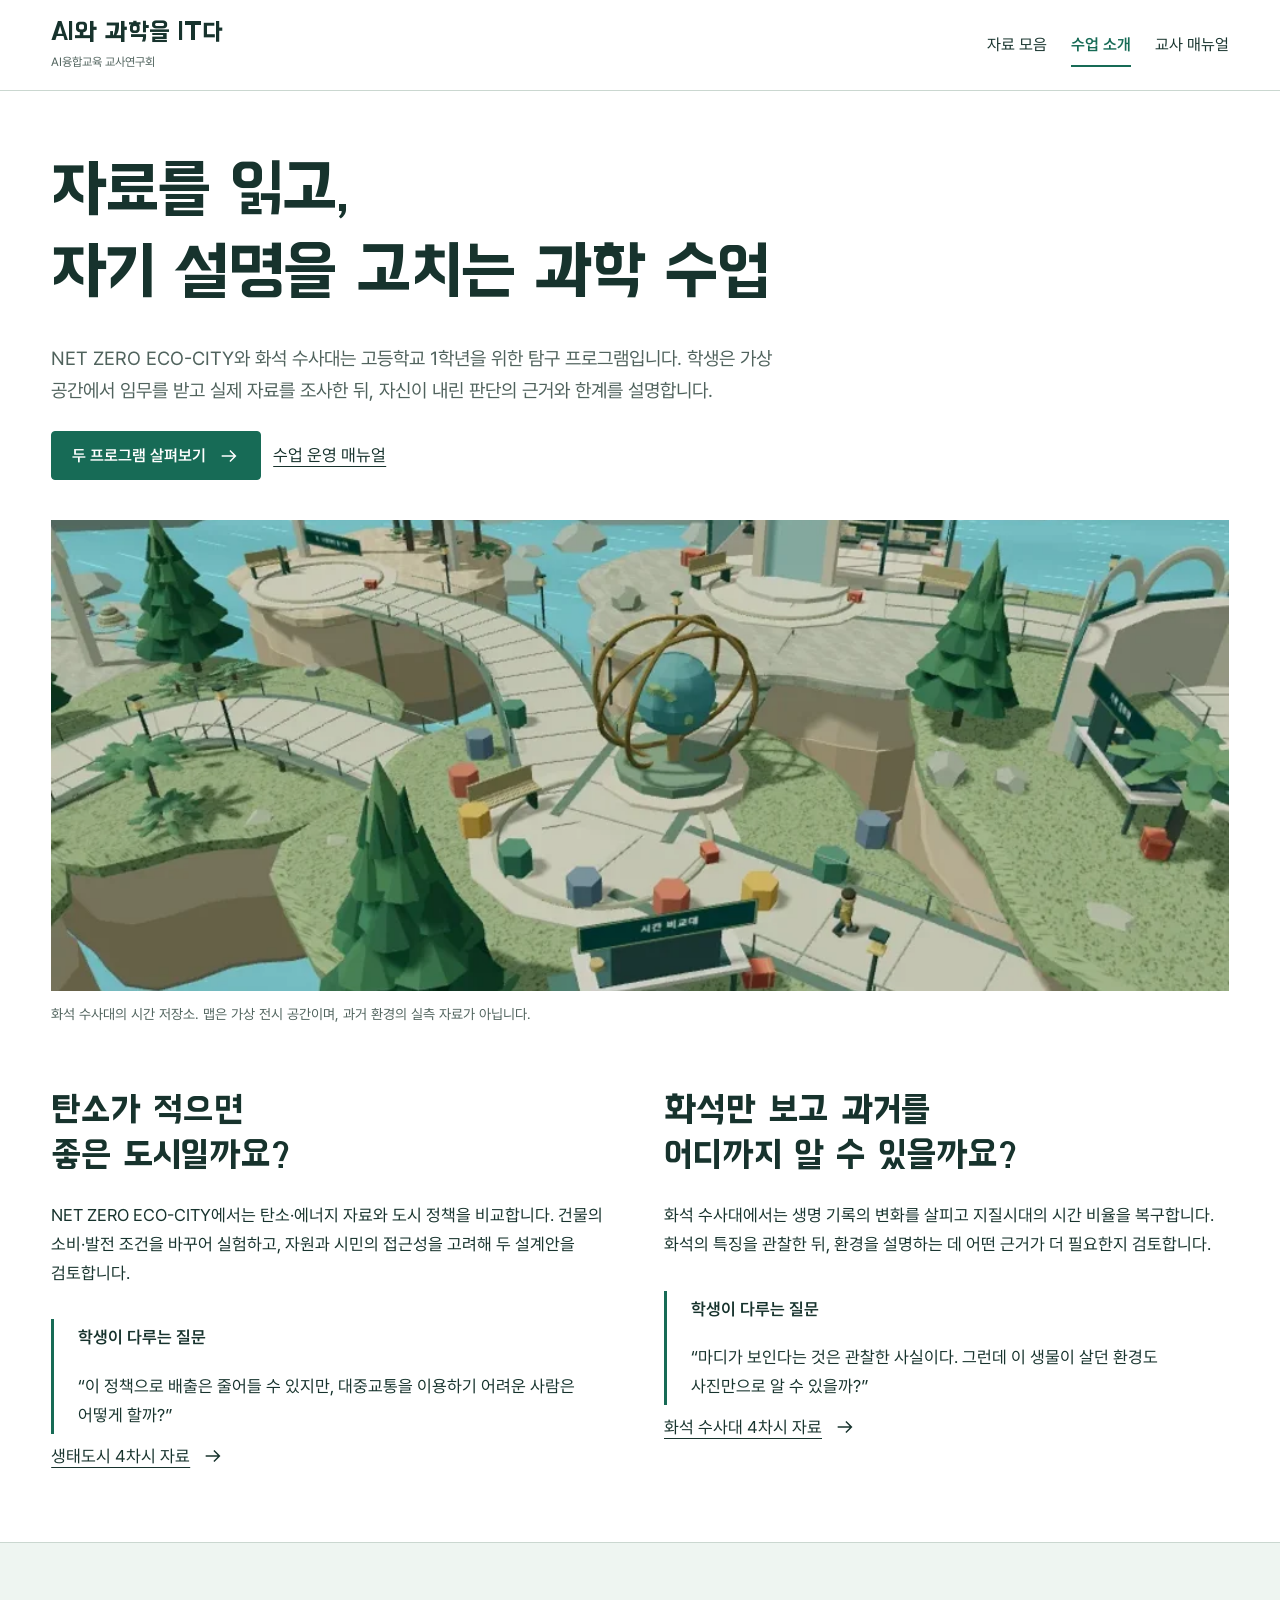
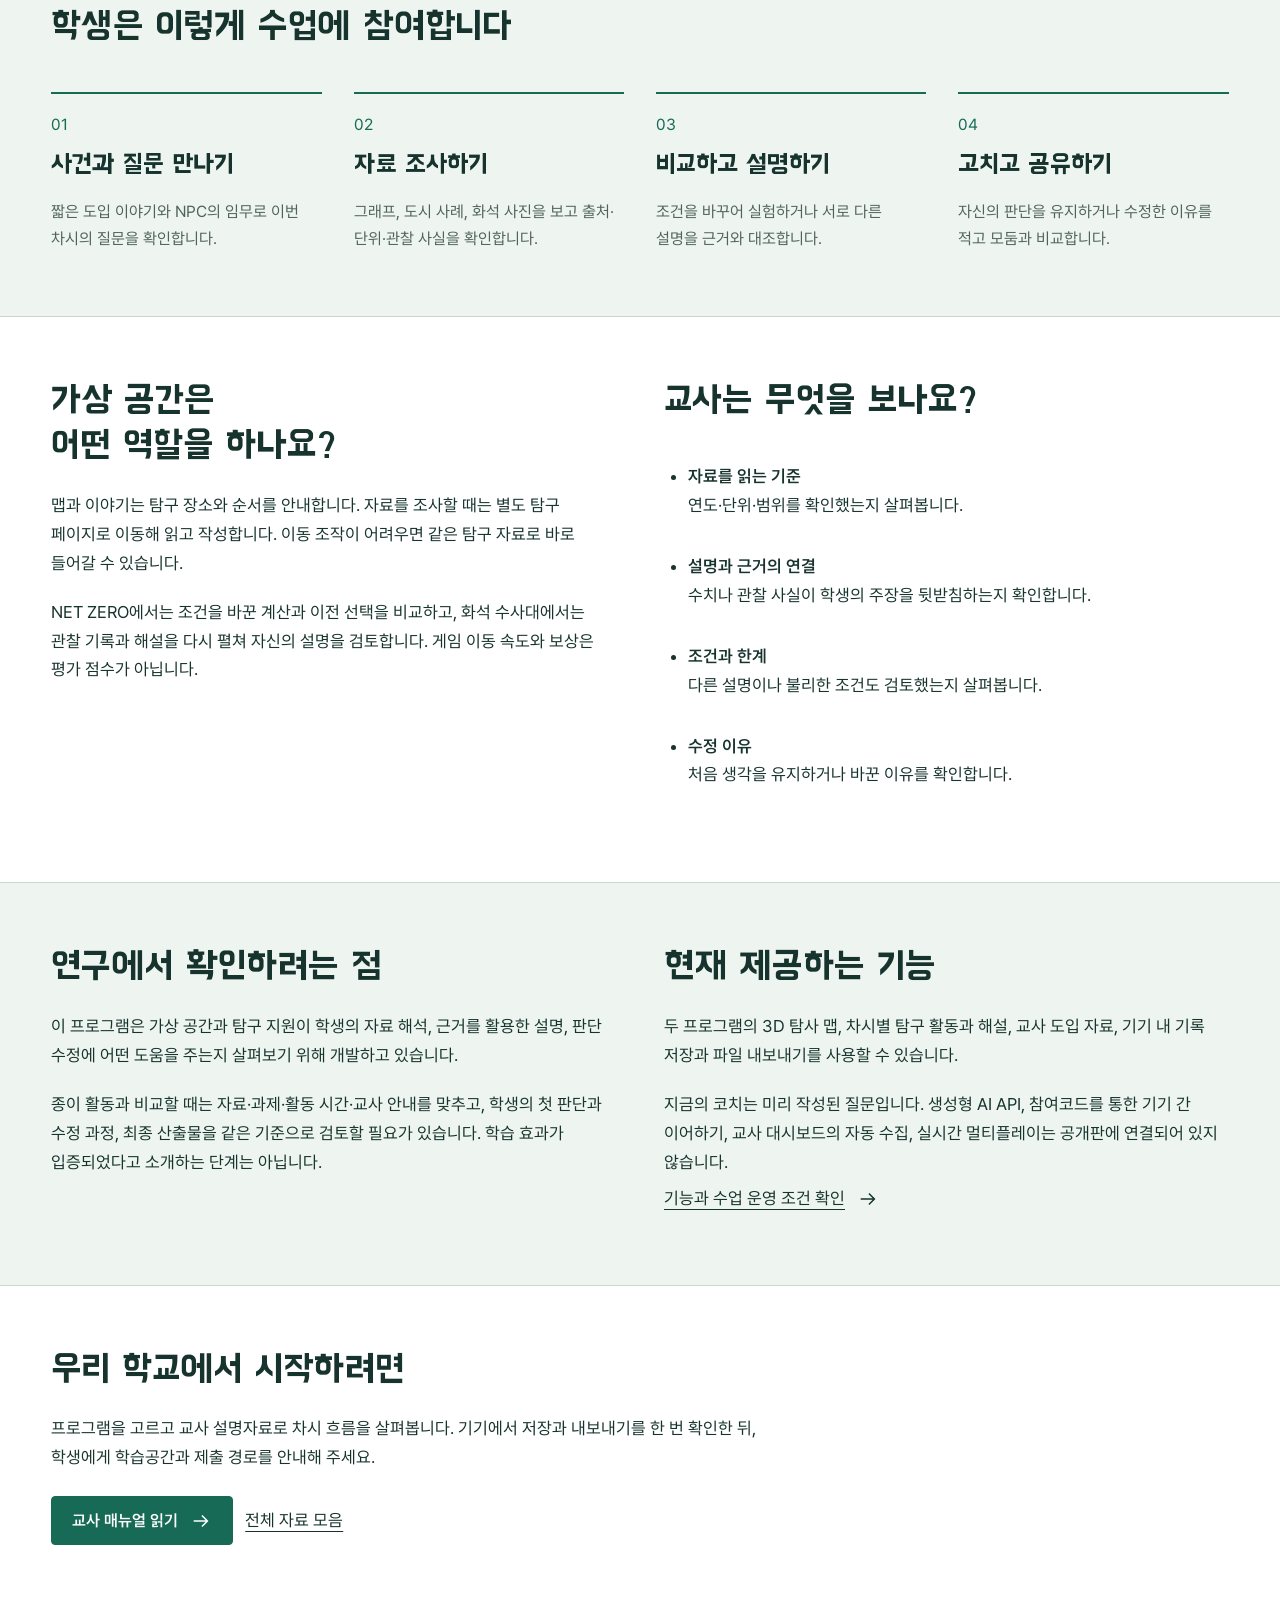
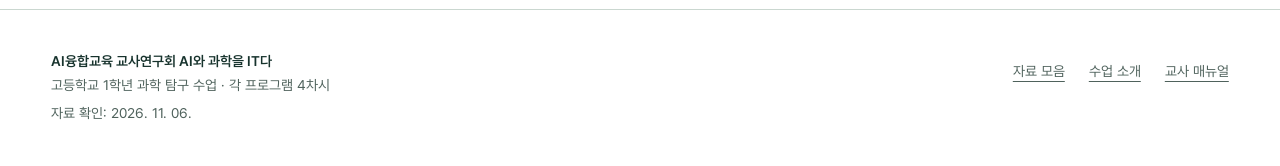
<file: about.html>
<!doctype html>
<html lang="ko"><head><meta charset="utf-8"><meta name="viewport" content="width=device-width,initial-scale=1"><meta name="netzero-hosting" content="static"><meta name="theme-color" content="#176b56"><title>수업 소개 | AI와 과학을 IT다</title><meta name="description" content="고1 학생이 도시 데이터와 화석 증거를 조사하고, 자신의 설명을 검토·수정하는 두 과학 탐구 프로그램을 소개합니다."><meta property="og:type" content="website"><meta property="og:title" content="수업 소개 | AI와 과학을 IT다"><meta property="og:description" content="고1 학생이 도시 데이터와 화석 증거를 조사하고, 자신의 설명을 검토·수정하는 두 과학 탐구 프로그램을 소개합니다."><meta property="og:url" content="https://scienceisjo.github.io/ai-science-it/about.html"><meta property="og:image" content="https://scienceisjo.github.io/ai-science-it/assets/hub/share.jpg"><meta property="og:image:width" content="1200"><meta property="og:image:height" content="630"><meta property="og:locale" content="ko_KR"><link rel="icon" href="assets/hub/favicon.svg" type="image/svg+xml"><link rel="stylesheet" href="assets/hub/hub.css?v=20261106"><link rel="preload" href="assets/fonts/bm-hanna-pro.ttf" as="font" type="font/ttf" crossorigin></head>
<body><a class="skip" href="#main">본문으로 이동</a><header class="masthead"><div class="shell masthead-inner"><a class="wordmark" href="hub.html"><strong>AI와 과학을 IT다</strong><small>AI융합교육 교사연구회</small></a><nav class="site-nav" aria-label="전체 메뉴"><a href="hub.html">자료 모음</a><a href="about.html" aria-current="page">수업 소개</a><a href="manual.html">교사 매뉴얼</a></nav></div></header><main id="main"><div class="shell"><header class="page-intro"><h1>자료를 읽고,<br>자기 설명을 고치는 과학 수업</h1><p>NET ZERO ECO-CITY와 화석 수사대는 고등학교 1학년을 위한 탐구 프로그램입니다. 학생은 가상 공간에서 임무를 받고 실제 자료를 조사한 뒤, 자신이 내린 판단의 근거와 한계를 설명합니다.</p><div class="actions"><a class="button primary" href="hub.html#netzero">두 프로그램 살펴보기 <svg viewBox="0 0 24 24" fill="none" stroke="currentColor" stroke-width="1.6" aria-hidden="true"><path d="M4 12h15m-6-6 6 6-6 6"/></svg></a><a class="text-link" href="manual.html">수업 운영 매뉴얼</a></div></header><figure class="wide-photo"><img src="assets/hub/fossil-map.webp" width="960" height="600" alt="화석 수사대에서 학생이 이동하며 탐구할 수 있는 시간 전시 공간"><figcaption>화석 수사대의 시간 저장소. 맵은 가상 전시 공간이며, 과거 환경의 실측 자료가 아닙니다.</figcaption></figure></div><section class="section shell"><div class="spread"><div><h2>탄소가 적으면<br>좋은 도시일까요?</h2><p>NET ZERO ECO-CITY에서는 탄소·에너지 자료와 도시 정책을 비교합니다. 건물의 소비·발전 조건을 바꾸어 실험하고, 자원과 시민의 접근성을 고려해 두 설계안을 검토합니다.</p><div class="example"><strong>학생이 다루는 질문</strong><p>“이 정책으로 배출은 줄어들 수 있지만, 대중교통을 이용하기 어려운 사람은 어떻게 할까?”</p></div><a class="text-link" href="hub.html#netzero">생태도시 4차시 자료 <svg viewBox="0 0 24 24" fill="none" stroke="currentColor" stroke-width="1.6" aria-hidden="true"><path d="M4 12h15m-6-6 6 6-6 6"/></svg></a></div><div><h2>화석만 보고 과거를<br>어디까지 알 수 있을까요?</h2><p>화석 수사대에서는 생명 기록의 변화를 살피고 지질시대의 시간 비율을 복구합니다. 화석의 특징을 관찰한 뒤, 환경을 설명하는 데 어떤 근거가 더 필요한지 검토합니다.</p><div class="example"><strong>학생이 다루는 질문</strong><p>“마디가 보인다는 것은 관찰한 사실이다. 그런데 이 생물이 살던 환경도 사진만으로 알 수 있을까?”</p></div><a class="text-link" href="hub.html#fossil">화석 수사대 4차시 자료 <svg viewBox="0 0 24 24" fill="none" stroke="currentColor" stroke-width="1.6" aria-hidden="true"><path d="M4 12h15m-6-6 6 6-6 6"/></svg></a></div></div></section><section class="band section"><div class="shell"><h2>학생은 이렇게 수업에 참여합니다</h2><div class="process"><article><span class="seq">01</span><h3>사건과 질문 만나기</h3><p>짧은 도입 이야기와 NPC의 임무로 이번 차시의 질문을 확인합니다.</p></article><article><span class="seq">02</span><h3>자료 조사하기</h3><p>그래프, 도시 사례, 화석 사진을 보고 출처·단위·관찰 사실을 확인합니다.</p></article><article><span class="seq">03</span><h3>비교하고 설명하기</h3><p>조건을 바꾸어 실험하거나 서로 다른 설명을 근거와 대조합니다.</p></article><article><span class="seq">04</span><h3>고치고 공유하기</h3><p>자신의 판단을 유지하거나 수정한 이유를 적고 모둠과 비교합니다.</p></article></div></div></section><section class="section shell"><div class="spread"><div><h2>가상 공간은<br>어떤 역할을 하나요?</h2><p>맵과 이야기는 탐구 장소와 순서를 안내합니다. 자료를 조사할 때는 별도 탐구 페이지로 이동해 읽고 작성합니다. 이동 조작이 어려우면 같은 탐구 자료로 바로 들어갈 수 있습니다.</p><p>NET ZERO에서는 조건을 바꾼 계산과 이전 선택을 비교하고, 화석 수사대에서는 관찰 기록과 해설을 다시 펼쳐 자신의 설명을 검토합니다. 게임 이동 속도와 보상은 평가 점수가 아닙니다.</p></div><div><h2>교사는 무엇을 보나요?</h2><ul class="purpose-list"><li><strong>자료를 읽는 기준</strong><br>연도·단위·범위를 확인했는지 살펴봅니다.</li><li><strong>설명과 근거의 연결</strong><br>수치나 관찰 사실이 학생의 주장을 뒷받침하는지 확인합니다.</li><li><strong>조건과 한계</strong><br>다른 설명이나 불리한 조건도 검토했는지 살펴봅니다.</li><li><strong>수정 이유</strong><br>처음 생각을 유지하거나 바꾼 이유를 확인합니다.</li></ul></div></div></section><section class="section band"><div class="shell spread"><div><h2>연구에서 확인하려는 점</h2><p>이 프로그램은 가상 공간과 탐구 지원이 학생의 자료 해석, 근거를 활용한 설명, 판단 수정에 어떤 도움을 주는지 살펴보기 위해 개발하고 있습니다.</p><p>종이 활동과 비교할 때는 자료·과제·활동 시간·교사 안내를 맞추고, 학생의 첫 판단과 수정 과정, 최종 산출물을 같은 기준으로 검토할 필요가 있습니다. 학습 효과가 입증되었다고 소개하는 단계는 아닙니다.</p></div><div><h2>현재 제공하는 기능</h2><p>두 프로그램의 3D 탐사 맵, 차시별 탐구 활동과 해설, 교사 도입 자료, 기기 내 기록 저장과 파일 내보내기를 사용할 수 있습니다.</p><p>지금의 코치는 미리 작성된 질문입니다. 생성형 AI API, 참여코드를 통한 기기 간 이어하기, 교사 대시보드의 자동 수집, 실시간 멀티플레이는 공개판에 연결되어 있지 않습니다.</p><a class="text-link" href="manual.html#status">기능과 수업 운영 조건 확인 <svg viewBox="0 0 24 24" fill="none" stroke="currentColor" stroke-width="1.6" aria-hidden="true"><path d="M4 12h15m-6-6 6 6-6 6"/></svg></a></div></div></section><section class="section shell"><h2>우리 학교에서 시작하려면</h2><p style="margin-top:20px;max-width:42em">프로그램을 고르고 교사 설명자료로 차시 흐름을 살펴봅니다. 기기에서 저장과 내보내기를 한 번 확인한 뒤, 학생에게 학습공간과 제출 경로를 안내해 주세요.</p><div class="actions" style="margin-top:24px"><a class="button primary" href="manual.html">교사 매뉴얼 읽기 <svg viewBox="0 0 24 24" fill="none" stroke="currentColor" stroke-width="1.6" aria-hidden="true"><path d="M4 12h15m-6-6 6 6-6 6"/></svg></a><a class="text-link" href="hub.html">전체 자료 모음</a></div></section></main><footer class="footer" id="app-credit"><div class="shell footer-inner"><div><strong>AI융합교육 교사연구회 AI와 과학을 IT다</strong><p>고등학교 1학년 과학 탐구 수업 · 각 프로그램 4차시</p><p>자료 확인: 2026. 11. 06.</p></div><nav class="footer-links" aria-label="하단 메뉴"><a href="hub.html">자료 모음</a><a href="about.html">수업 소개</a><a href="manual.html">교사 매뉴얼</a></nav></div></footer><script src="assets/hub/hub.js?v=20261106" defer></script></body></html>
</file>
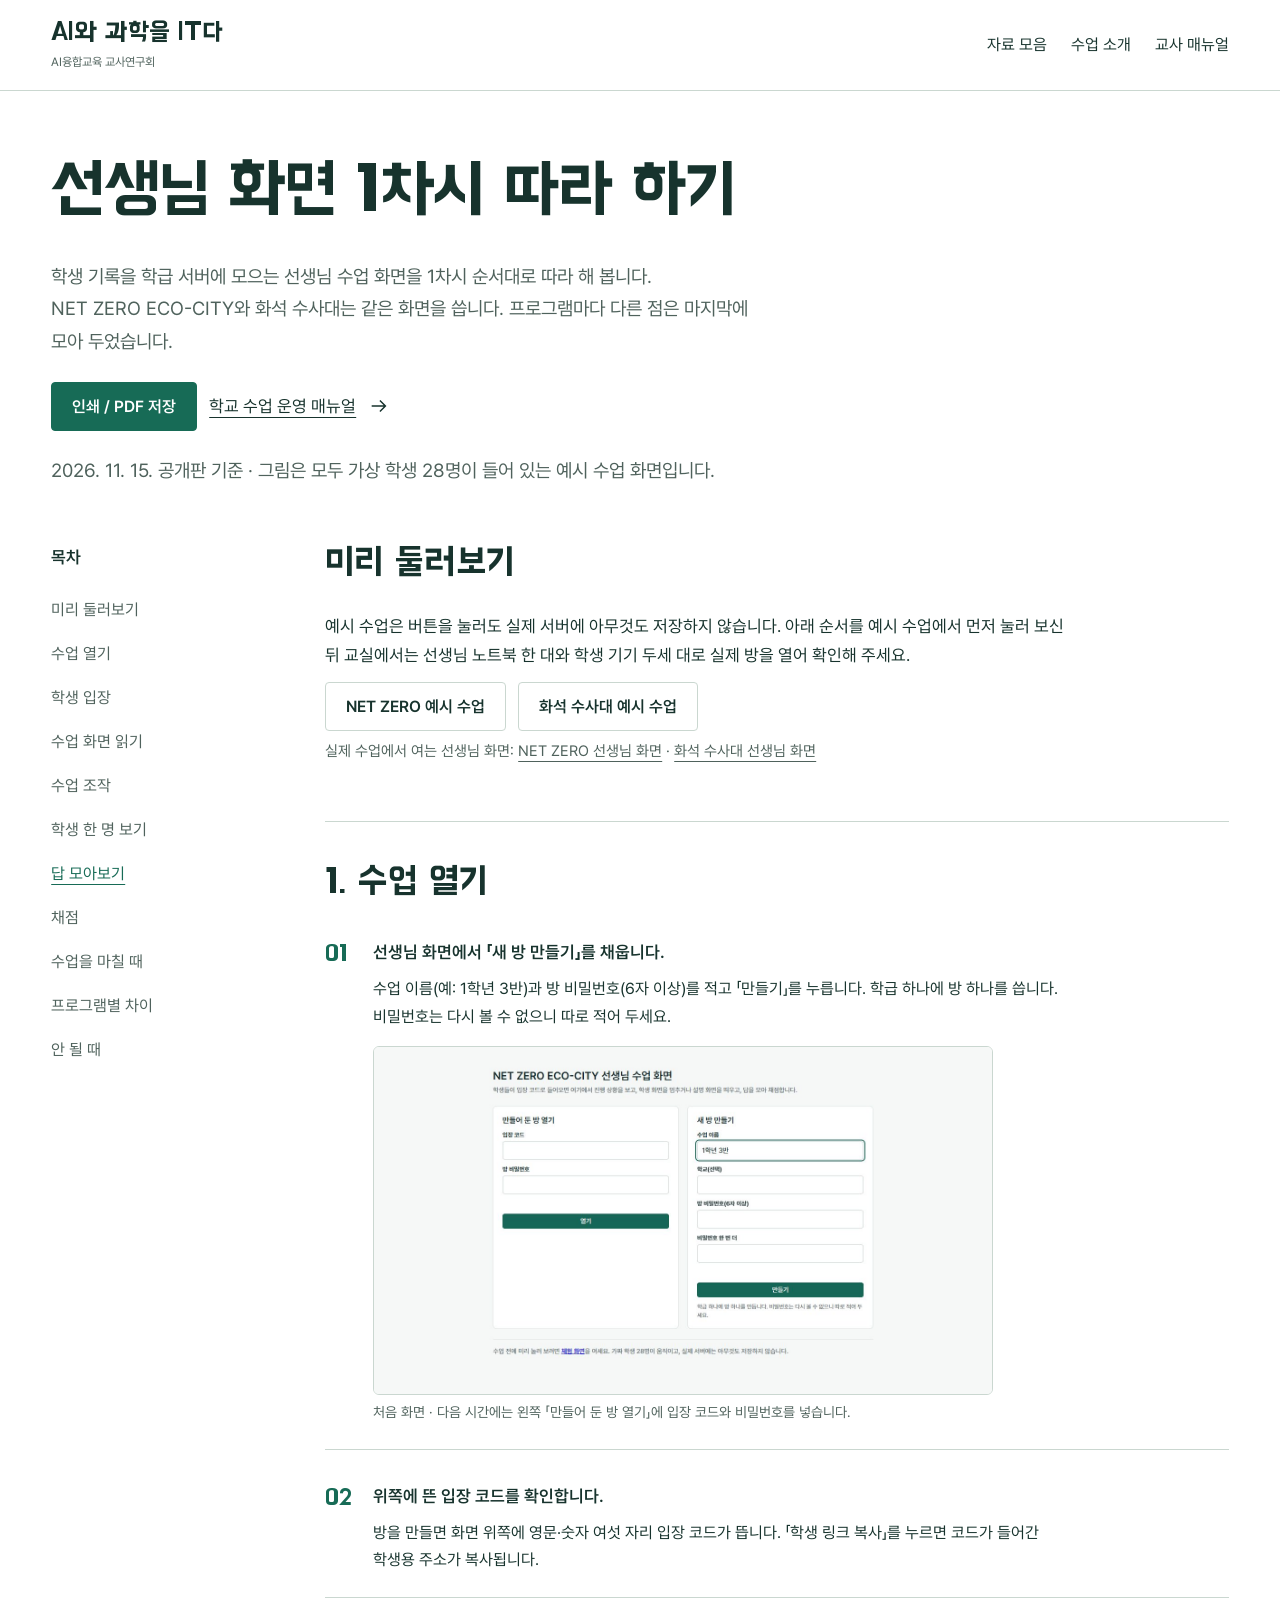
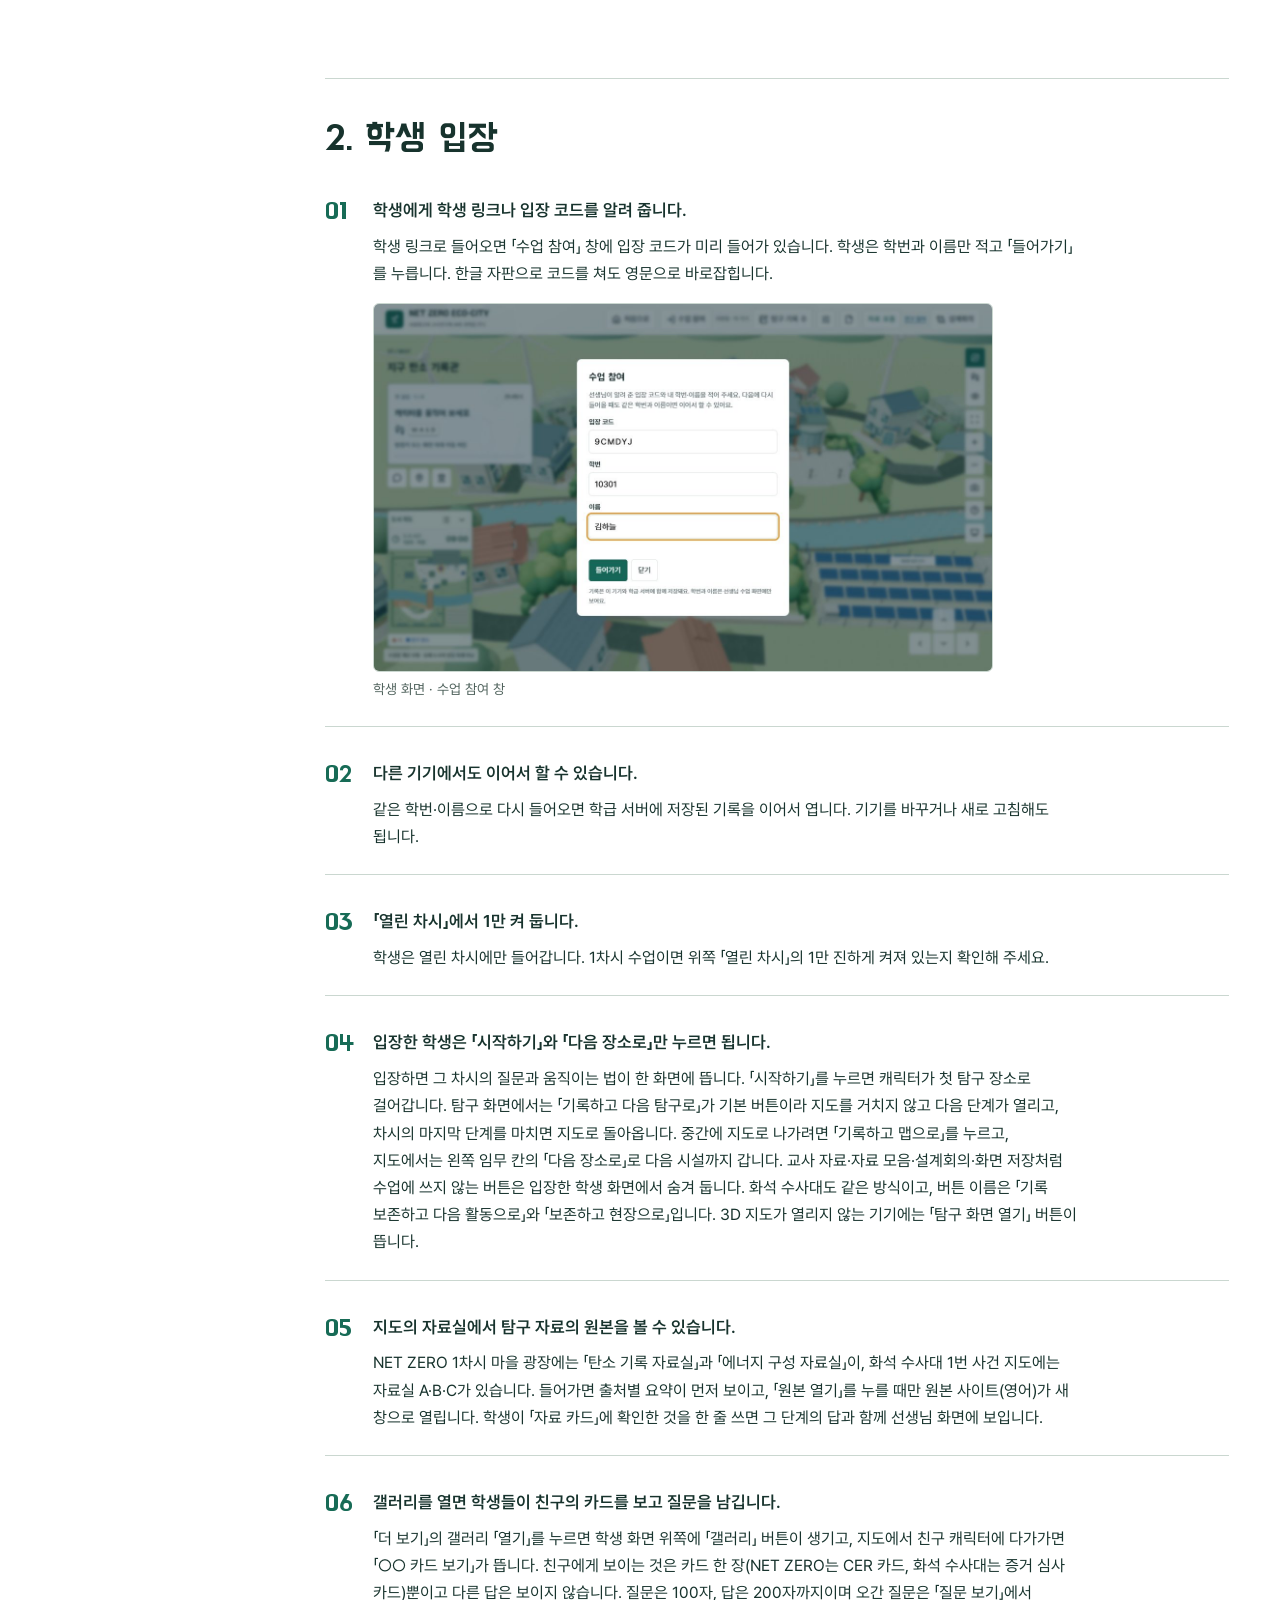
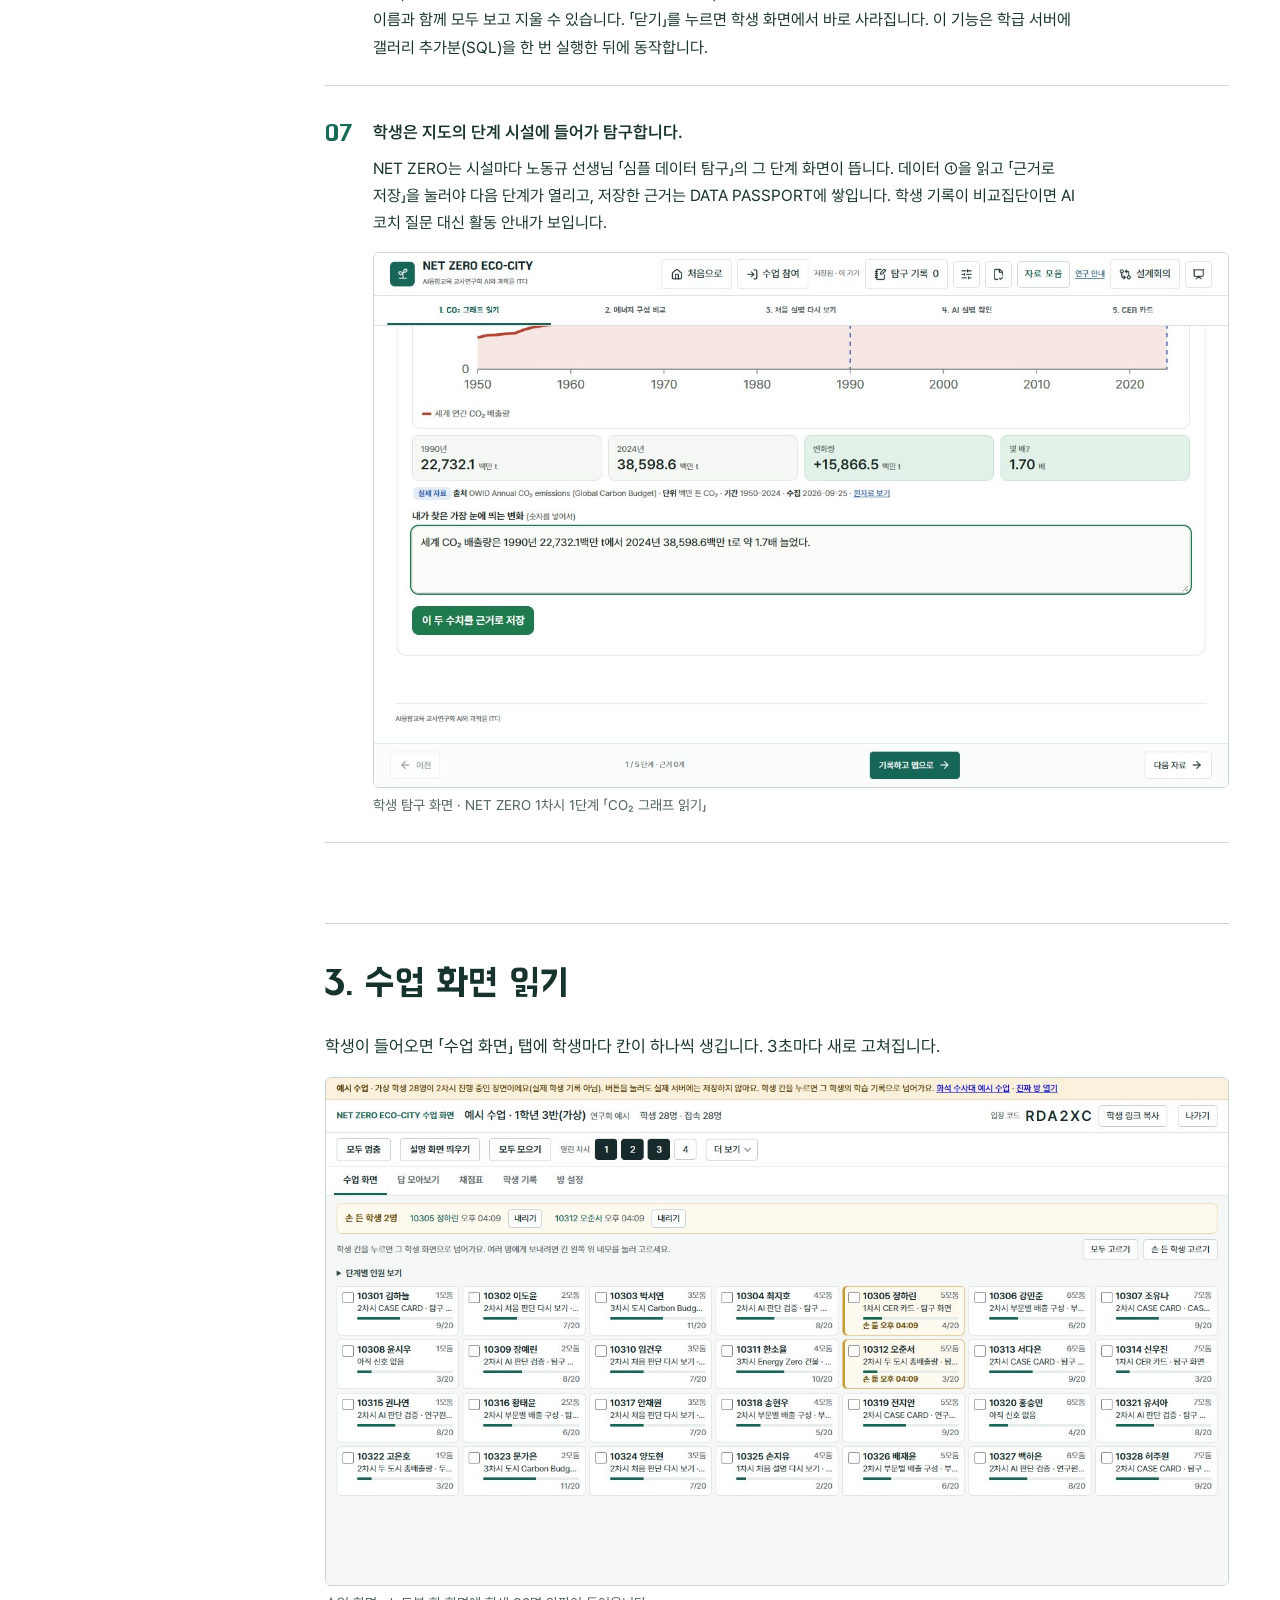
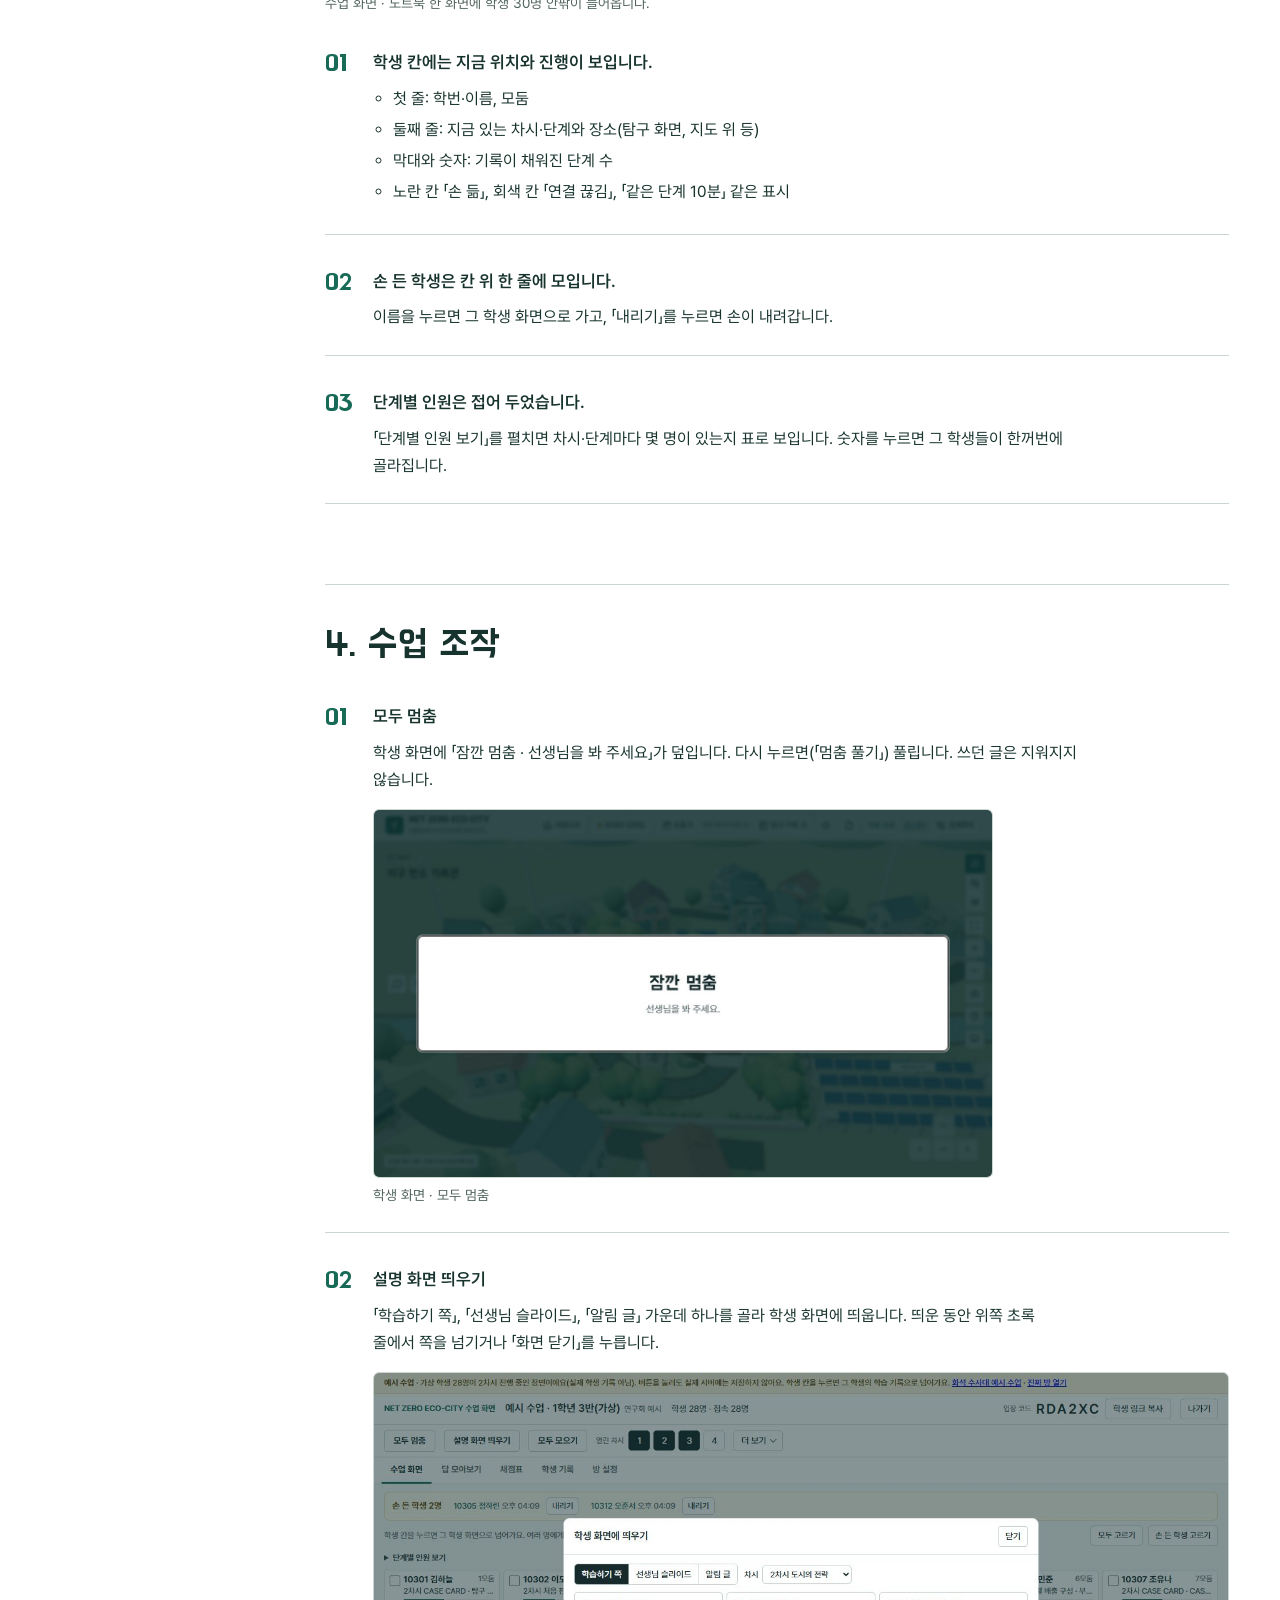
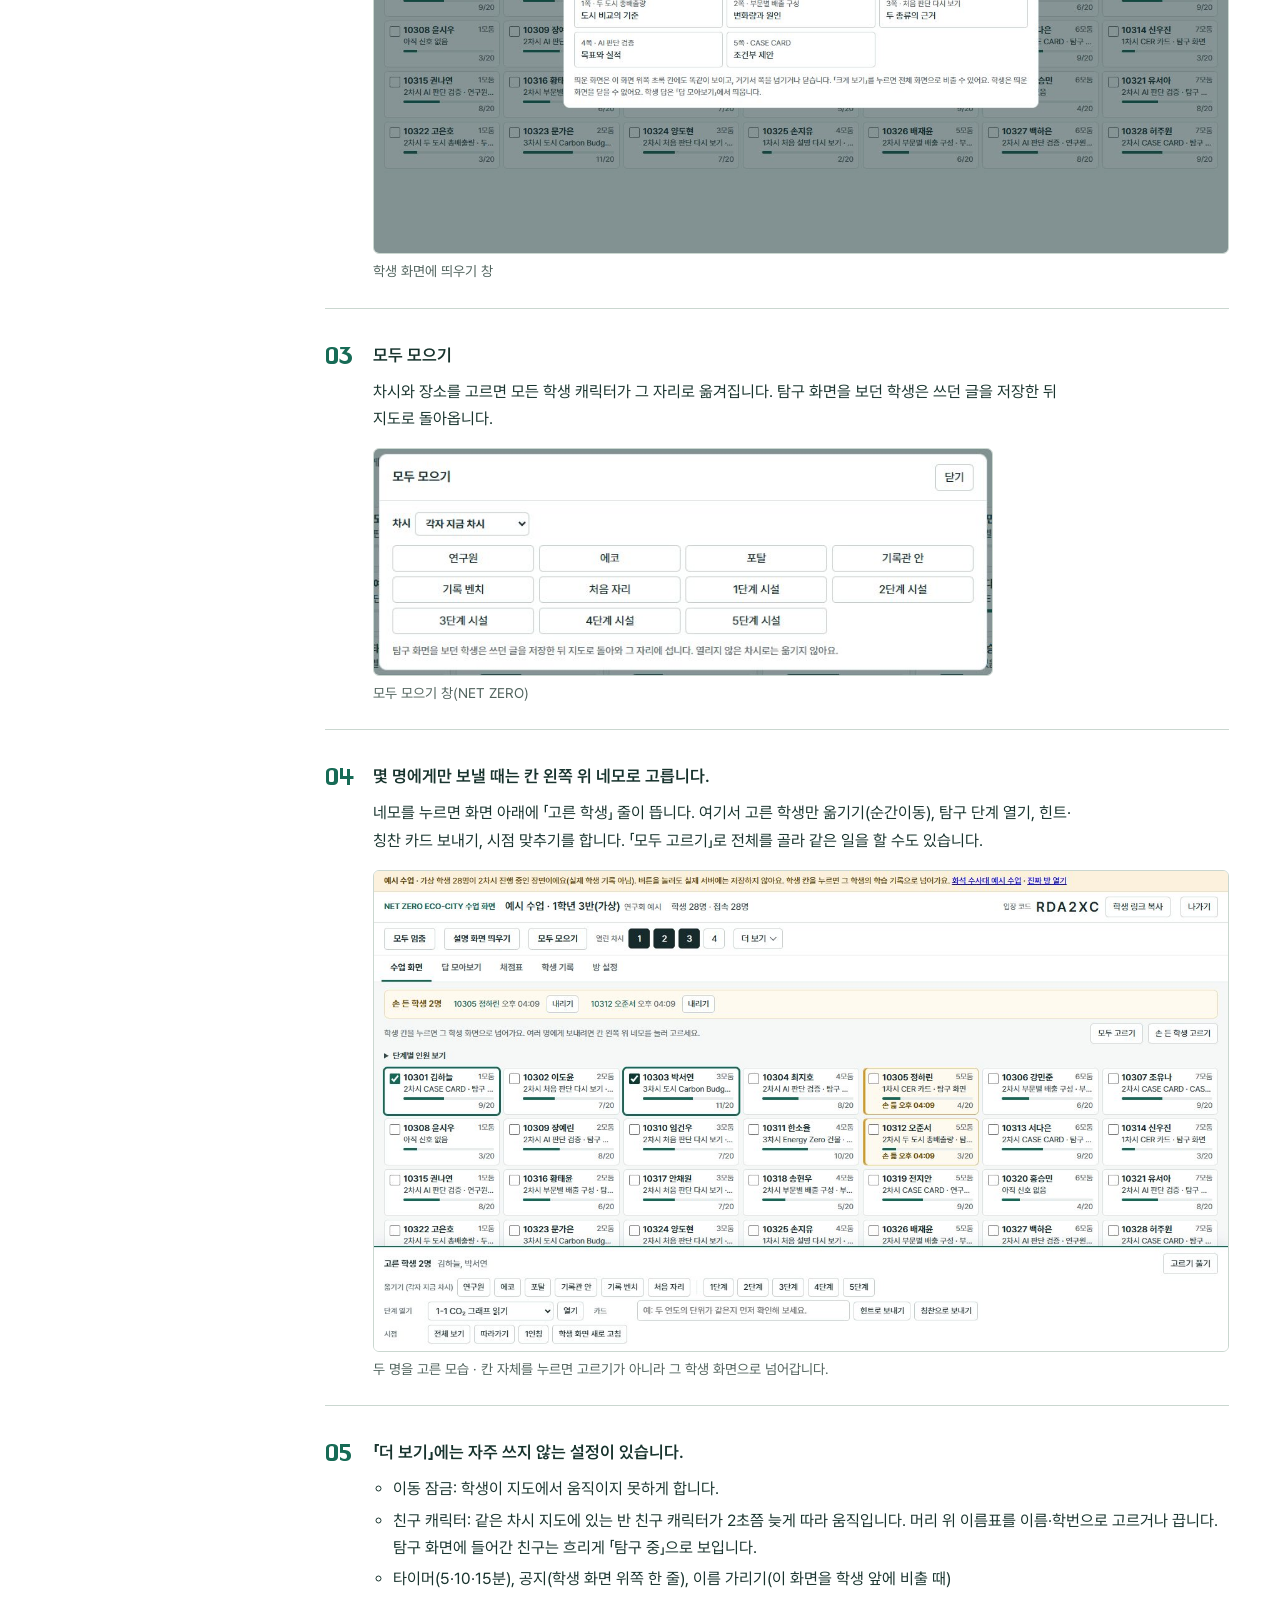
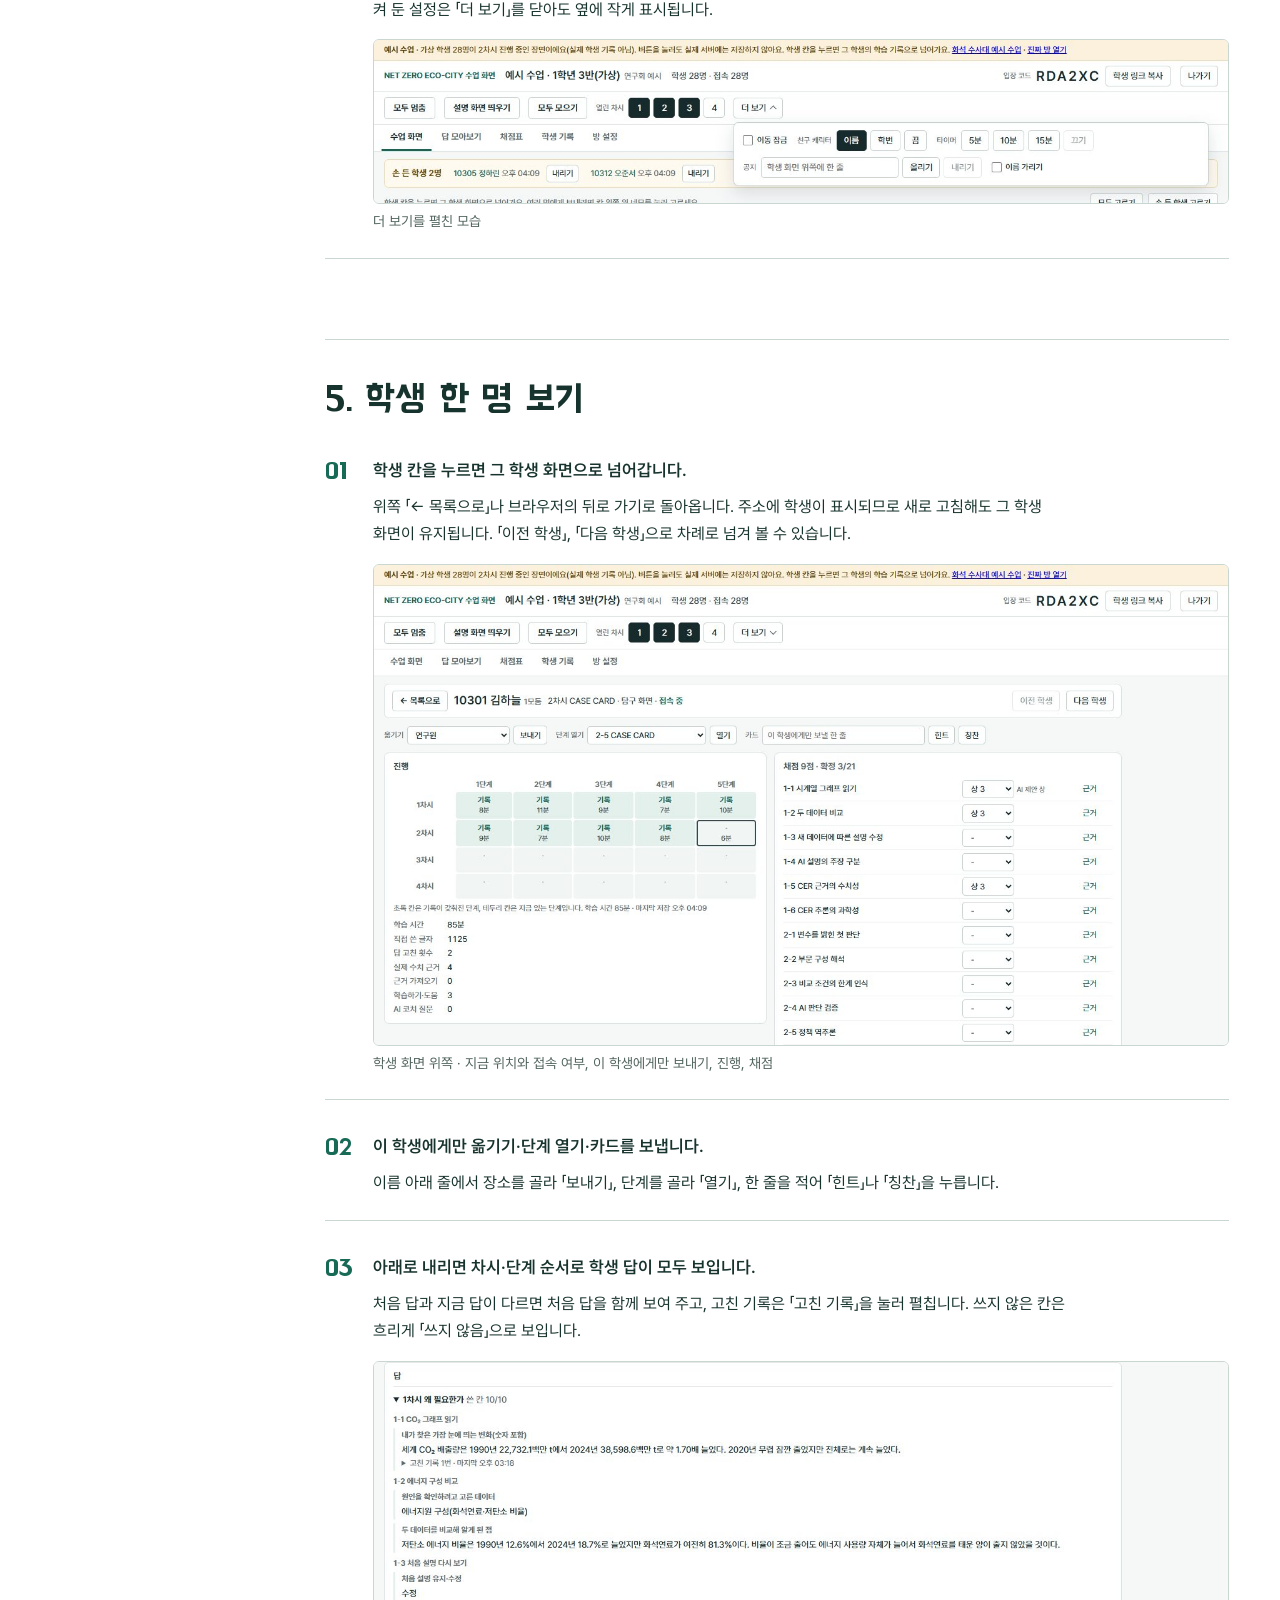
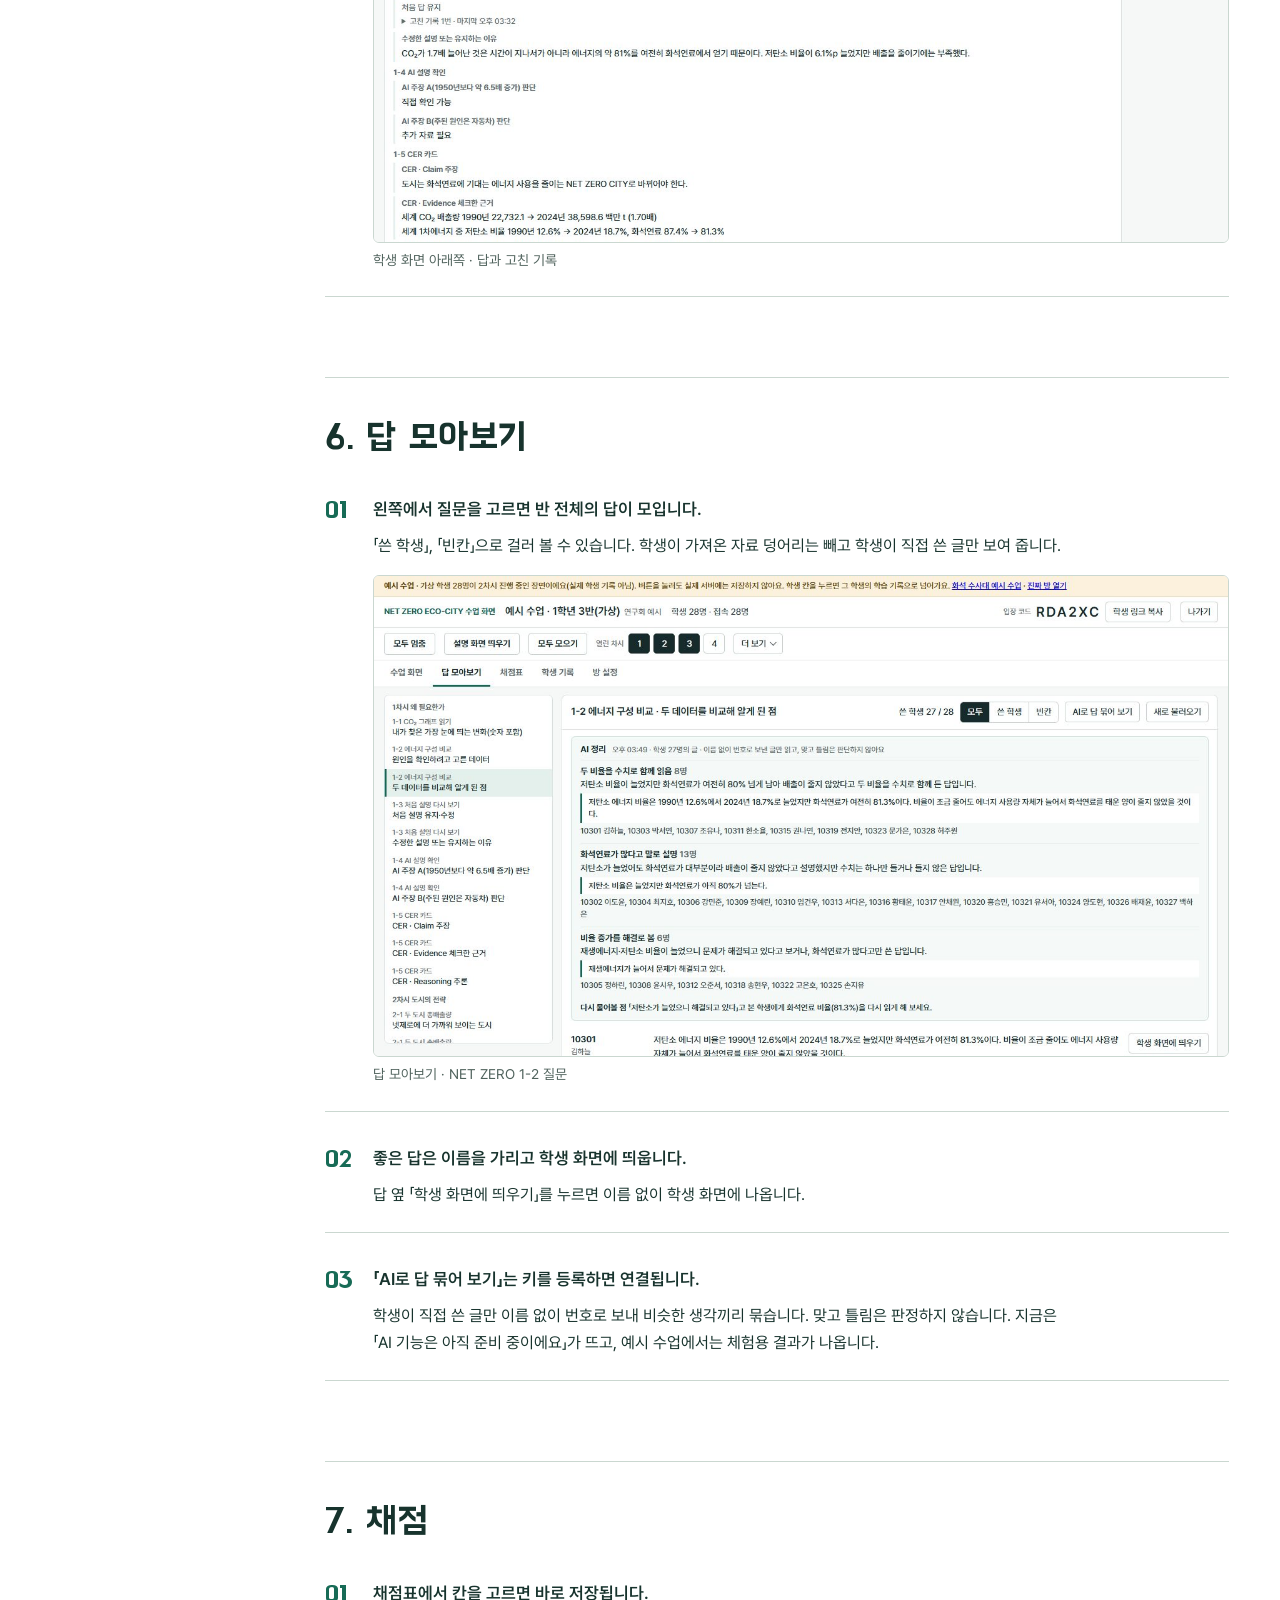
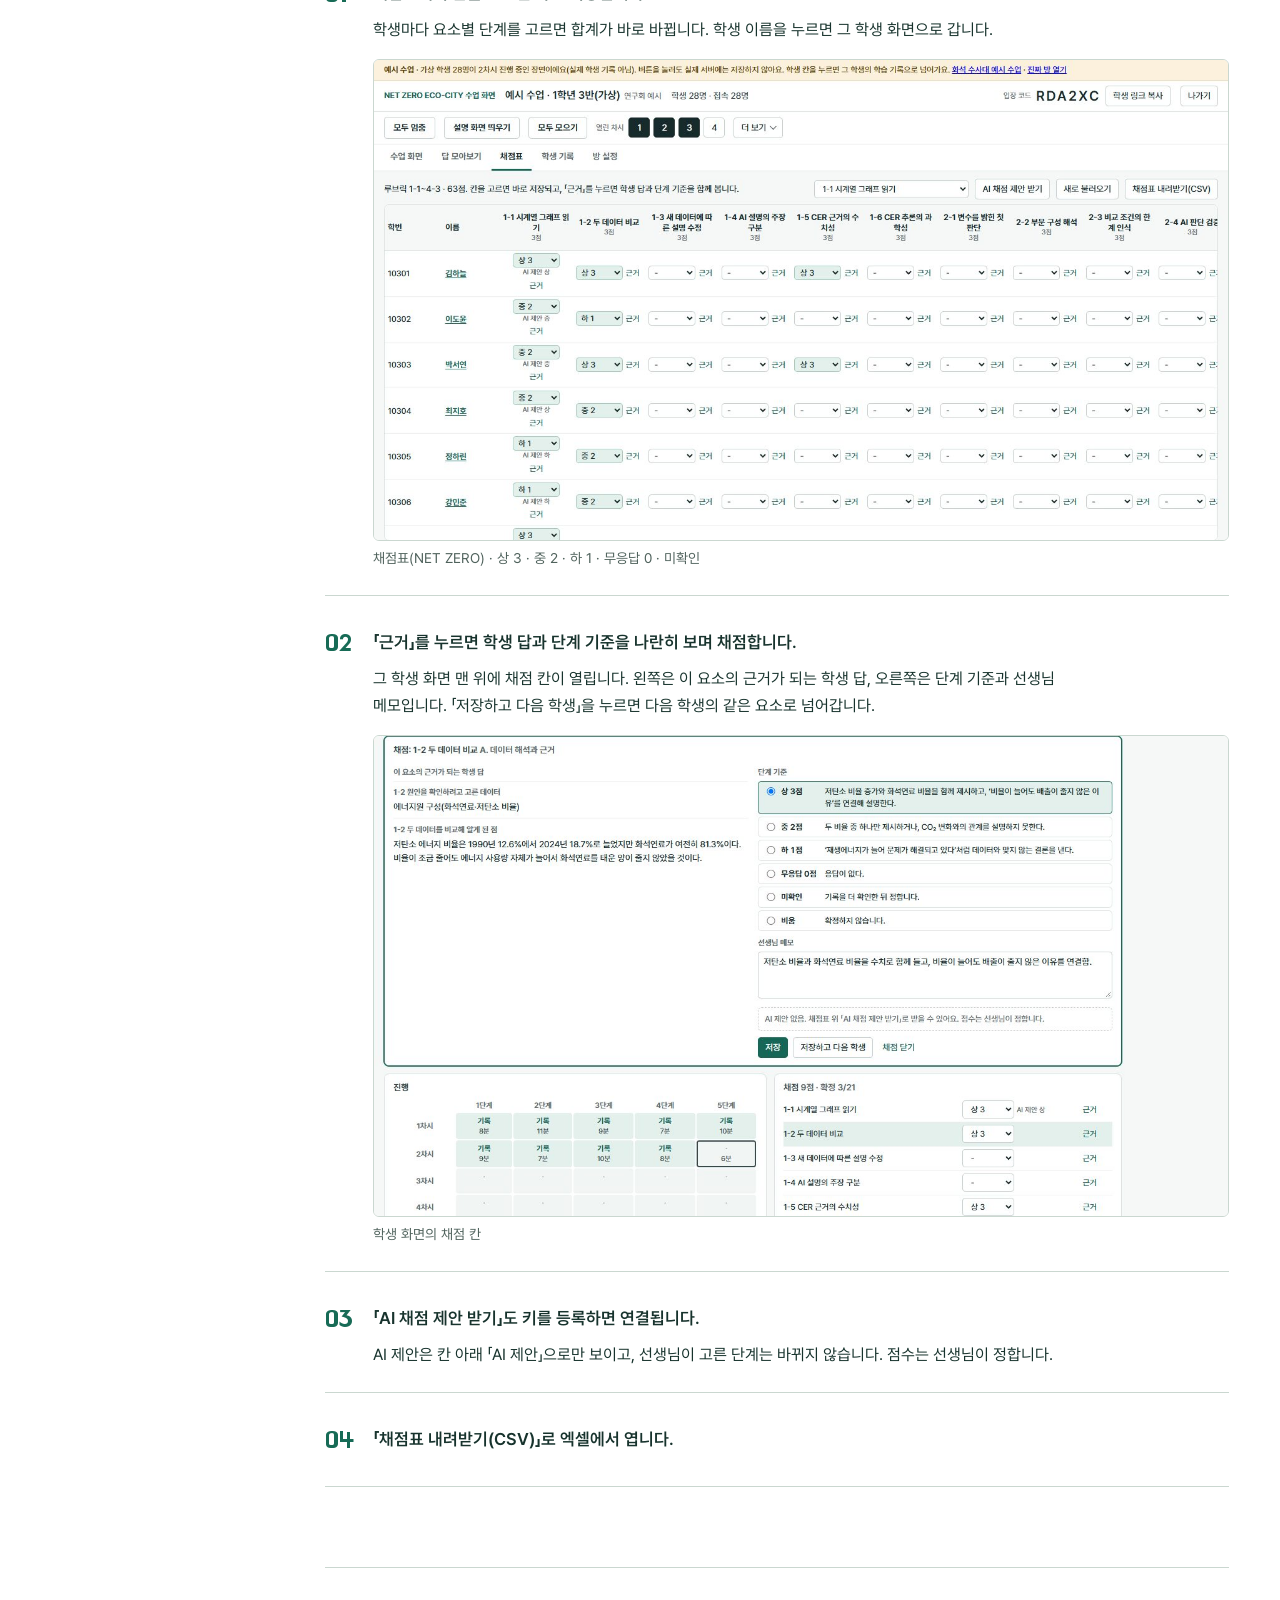
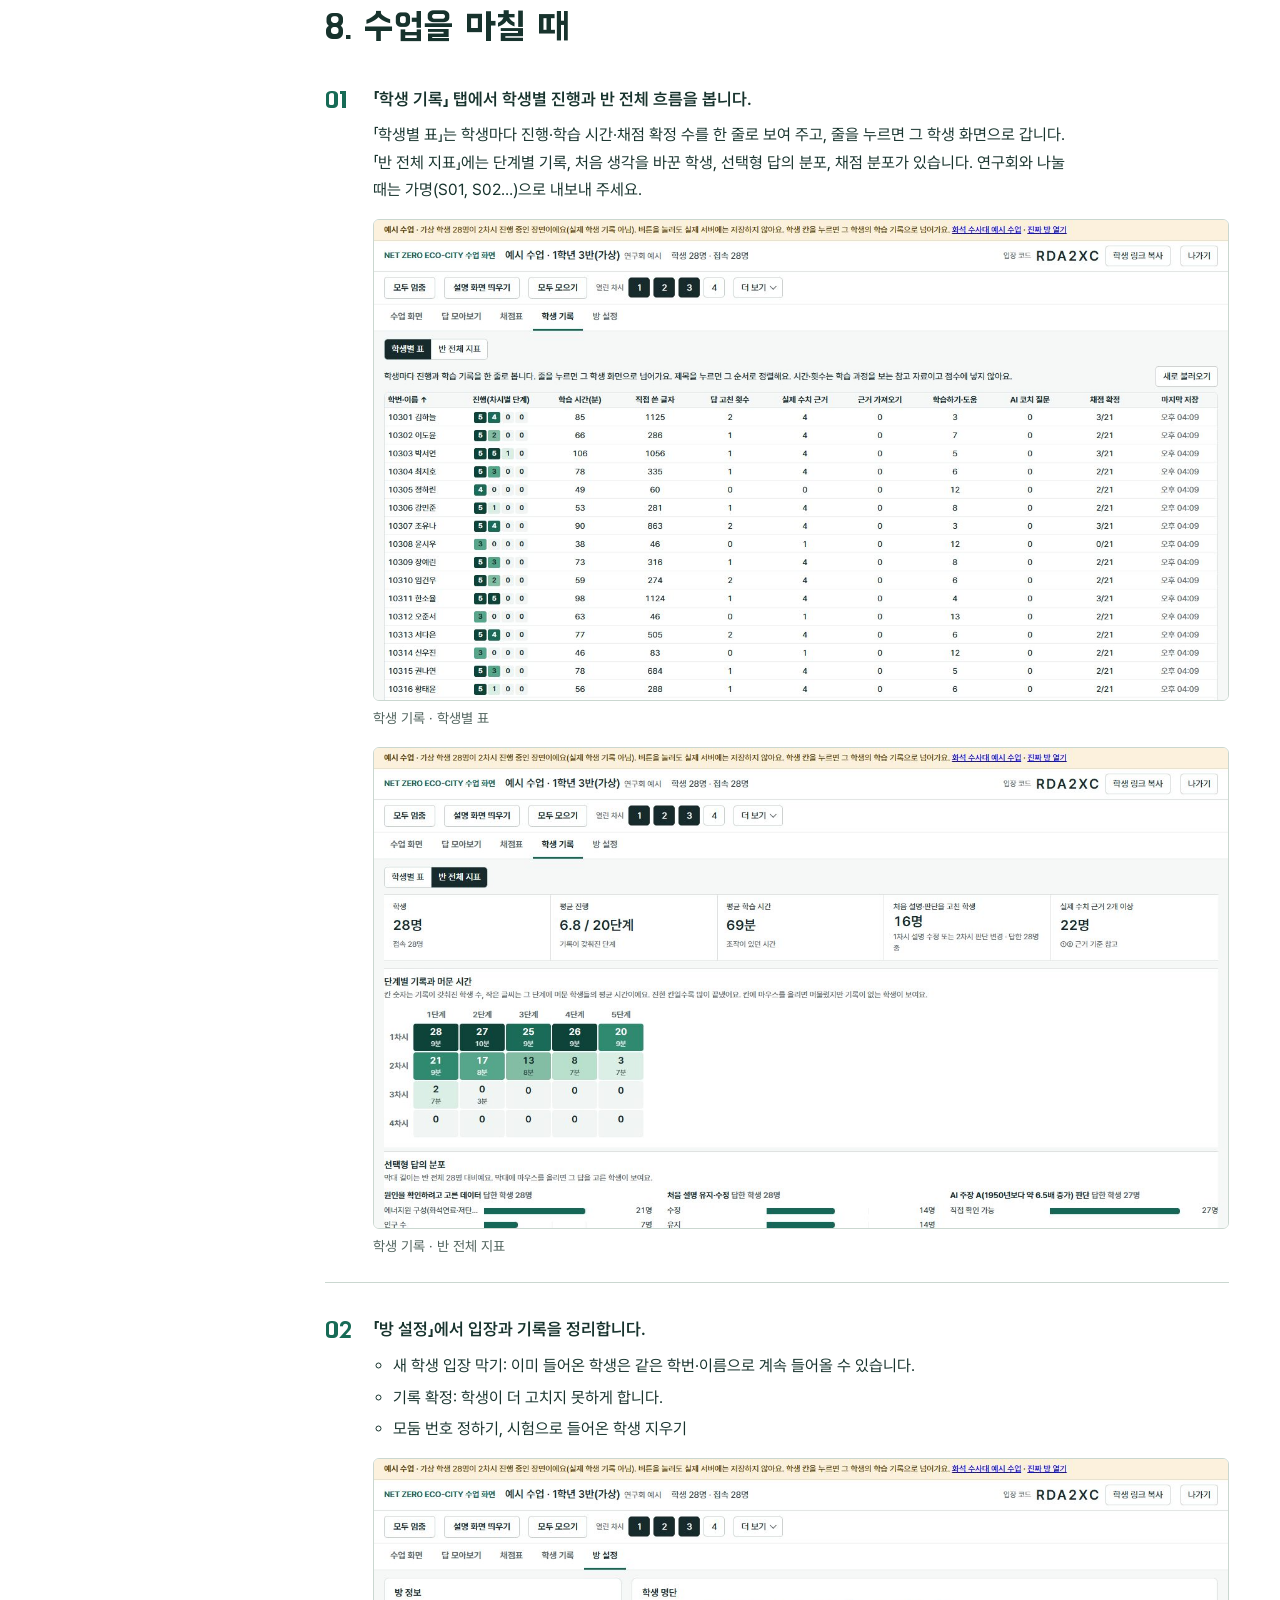
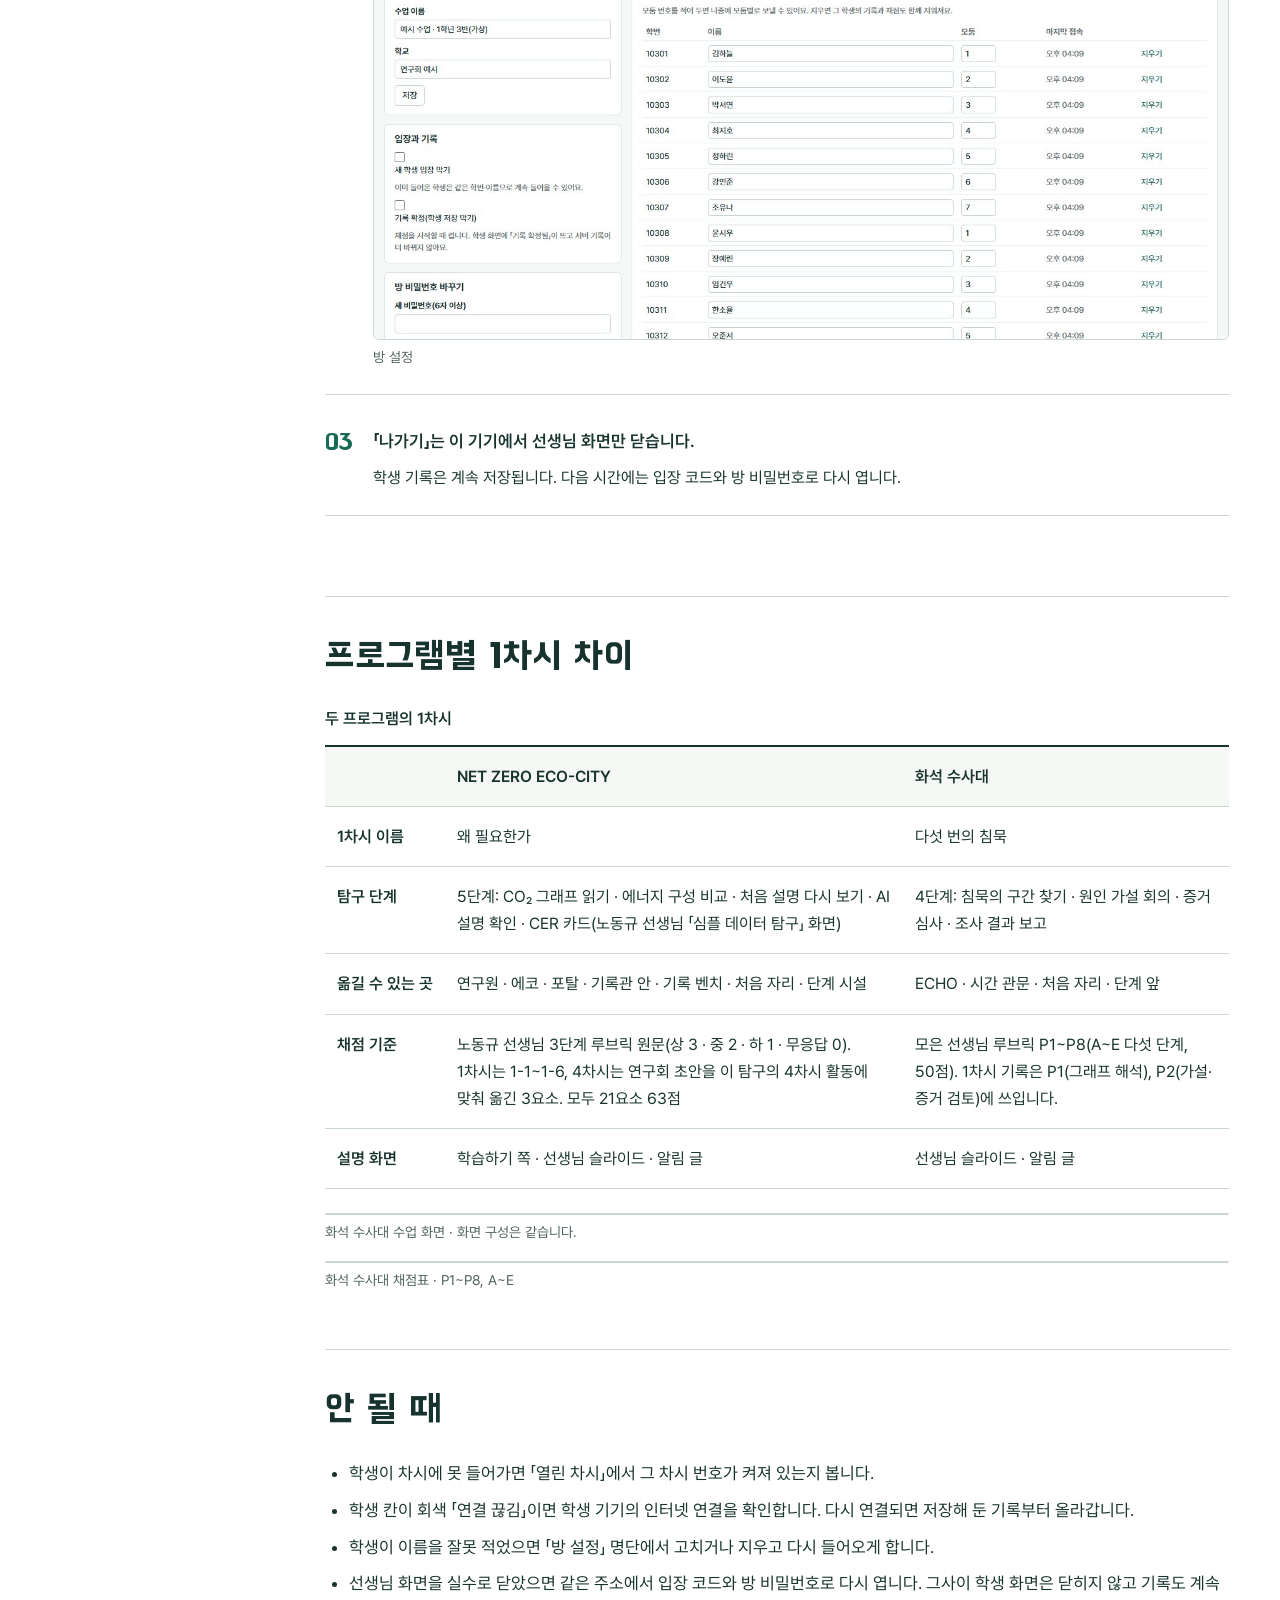
<file: class-guide.html>
<!doctype html>
<html lang="ko"><head><meta charset="utf-8"><meta name="viewport" content="width=device-width,initial-scale=1"><meta name="netzero-hosting" content="static"><meta name="theme-color" content="#176b56"><title>선생님 화면 1차시 따라 하기 | AI와 과학을 IT다</title><meta name="description" content="수업 열기부터 학생 입장, 수업 조작, 학생 한 명 보기, 채점까지 선생님 화면의 1차시 기능을 순서대로 따라 해 보는 안내입니다."><meta property="og:type" content="website"><meta property="og:title" content="선생님 화면 1차시 따라 하기 | AI와 과학을 IT다"><meta property="og:description" content="수업 열기부터 학생 입장, 수업 조작, 학생 한 명 보기, 채점까지 선생님 화면의 1차시 기능을 순서대로 따라 해 보는 안내입니다."><meta property="og:url" content="https://scienceisjo.github.io/ai-science-it/class-guide.html"><meta property="og:image" content="https://scienceisjo.github.io/ai-science-it/assets/hub/share.jpg"><meta property="og:locale" content="ko_KR"><link rel="icon" href="assets/hub/favicon.svg" type="image/svg+xml"><link rel="stylesheet" href="assets/hub/hub.css?v=20261106"><link rel="preload" href="assets/fonts/bm-hanna-pro.ttf" as="font" type="font/ttf" crossorigin>
<style>
.shot{margin:16px 0 0;order:0}
.shot img{display:block;width:100%;height:auto;aspect-ratio:auto;object-fit:contain;border:1px solid var(--line);border-radius:6px;background:#fff}
.shot figcaption{font-size:14px;color:var(--muted);margin-top:6px}
.shot.half{max-width:620px}
.manual-steps ul{margin:8px 0 0;padding-left:20px}
.manual-steps li li{margin:4px 0;font-size:16px}
.links{display:flex;flex-wrap:wrap;gap:8px 12px;margin:12px 0 0}
.diff th[scope=row]{white-space:nowrap}
.note-line{font-size:15px;color:var(--muted);margin-top:8px}
@media print{
  .shot{break-inside:avoid}
  .shot img{max-height:105mm;width:auto;max-width:100%}
  .manual-steps>li{break-inside:auto}
  .links{display:none}
}
</style></head>
<body><a class="skip" href="#main">본문으로 이동</a><header class="masthead"><div class="shell masthead-inner"><a class="wordmark" href="hub.html"><strong>AI와 과학을 IT다</strong><small>AI융합교육 교사연구회</small></a><nav class="site-nav" aria-label="전체 메뉴"><a href="hub.html">자료 모음</a><a href="about.html">수업 소개</a><a href="manual.html">교사 매뉴얼</a></nav></div></header>
<main id="main" class="shell"><header class="page-intro"><h1>선생님 화면 1차시 따라 하기</h1><p>학생 기록을 학급 서버에 모으는 선생님 수업 화면을 1차시 순서대로 따라 해 봅니다.<br>NET ZERO ECO-CITY와 화석 수사대는 같은 화면을 씁니다. 프로그램마다 다른 점은 마지막에 모아 두었습니다.</p><div class="actions"><button class="button primary" data-print>인쇄 / PDF 저장</button><a class="text-link" href="manual.html">학교 수업 운영 매뉴얼 <svg viewBox="0 0 24 24" fill="none" stroke="currentColor" stroke-width="1.6" aria-hidden="true"><path d="M4 12h15m-6-6 6 6-6 6"/></svg></a></div><p class="helper">2026. 11. 15. 공개판 기준 · 그림은 모두 가상 학생 28명이 들어 있는 예시 수업 화면입니다.</p><p class="print-only">자료 주소: https://scienceisjo.github.io/ai-science-it/class-guide.html</p></header>
<div class="manual-layout"><nav class="manual-toc" aria-label="안내 목차"><strong>목차</strong><a href="#before">미리 둘러보기</a><a href="#open">수업 열기</a><a href="#join">학생 입장</a><a href="#live">수업 화면 읽기</a><a href="#control">수업 조작</a><a href="#student">학생 한 명 보기</a><a href="#answers">답 모아보기</a><a href="#scores">채점</a><a href="#after">수업을 마칠 때</a><a href="#programs">프로그램별 차이</a><a href="#trouble">안 될 때</a></nav><div class="manual-body">

<section id="before"><h2>미리 둘러보기</h2><p>예시 수업은 버튼을 눌러도 실제 서버에 아무것도 저장하지 않습니다. 아래 순서를 예시 수업에서 먼저 눌러 보신 뒤 교실에서는 선생님 노트북 한 대와 학생 기기 두세 대로 실제 방을 열어 확인해 주세요.</p>
<div class="links"><a class="button" href="dashboard.html?demo=1">NET ZERO 예시 수업</a><a class="button" href="fossil-detectives/dashboard.html?demo=1">화석 수사대 예시 수업</a></div>
<p class="note-line">실제 수업에서 여는 선생님 화면: <a href="dashboard.html">NET ZERO 선생님 화면</a> · <a href="fossil-detectives/dashboard.html">화석 수사대 선생님 화면</a></p></section>

<section id="open"><h2>1. 수업 열기</h2><ol class="manual-steps">
<li><strong>선생님 화면에서 「새 방 만들기」를 채웁니다.</strong><p>수업 이름(예: 1학년 3반)과 방 비밀번호(6자 이상)를 적고 「만들기」를 누릅니다. 학급 하나에 방 하나를 씁니다. 비밀번호는 다시 볼 수 없으니 따로 적어 두세요.</p>
<figure class="shot half"><img src="assets/guide/g01-login.jpg" width="1366" height="768" loading="lazy" alt="왼쪽에 만들어 둔 방 열기, 오른쪽에 새 방 만들기 칸이 있는 선생님 화면 첫 화면"><figcaption>처음 화면 · 다음 시간에는 왼쪽 「만들어 둔 방 열기」에 입장 코드와 비밀번호를 넣습니다.</figcaption></figure></li>
<li><strong>위쪽에 뜬 입장 코드를 확인합니다.</strong><p>방을 만들면 화면 위쪽에 영문·숫자 여섯 자리 입장 코드가 뜹니다. 「학생 링크 복사」를 누르면 코드가 들어간 학생용 주소가 복사됩니다.</p></li>
</ol></section>

<section id="join"><h2>2. 학생 입장</h2><ol class="manual-steps">
<li><strong>학생에게 학생 링크나 입장 코드를 알려 줍니다.</strong><p>학생 링크로 들어오면 「수업 참여」 창에 입장 코드가 미리 들어가 있습니다. 학생은 학번과 이름만 적고 「들어가기」를 누릅니다. 한글 자판으로 코드를 쳐도 영문으로 바로잡힙니다.</p>
<figure class="shot half"><img src="assets/guide/g02-student-join.jpg" width="1280" height="760" loading="lazy" alt="학생 화면 가운데 입장 코드, 학번, 이름 칸이 있는 수업 참여 창"><figcaption>학생 화면 · 수업 참여 창</figcaption></figure></li>
<li><strong>다른 기기에서도 이어서 할 수 있습니다.</strong><p>같은 학번·이름으로 다시 들어오면 학급 서버에 저장된 기록을 이어서 엽니다. 기기를 바꾸거나 새로 고침해도 됩니다.</p></li>
<li><strong>「열린 차시」에서 1만 켜 둡니다.</strong><p>학생은 열린 차시에만 들어갑니다. 1차시 수업이면 위쪽 「열린 차시」의 1만 진하게 켜져 있는지 확인해 주세요.</p></li>
<li><strong>입장한 학생은 「시작하기」와 「다음 장소로」만 누르면 됩니다.</strong><p>입장하면 그 차시의 질문과 움직이는 법이 한 화면에 뜹니다. 「시작하기」를 누르면 캐릭터가 첫 탐구 장소로 걸어갑니다. 탐구 화면에서는 「기록하고 다음 탐구로」가 기본 버튼이라 지도를 거치지 않고 다음 단계가 열리고, 차시의 마지막 단계를 마치면 지도로 돌아옵니다. 중간에 지도로 나가려면 「기록하고 맵으로」를 누르고, 지도에서는 왼쪽 임무 칸의 「다음 장소로」로 다음 시설까지 갑니다. 교사 자료·자료 모음·설계회의·화면 저장처럼 수업에 쓰지 않는 버튼은 입장한 학생 화면에서 숨겨 둡니다. 화석 수사대도 같은 방식이고, 버튼 이름은 「기록 보존하고 다음 활동으로」와 「보존하고 현장으로」입니다. 3D 지도가 열리지 않는 기기에는 「탐구 화면 열기」 버튼이 뜹니다.</p></li>
<li><strong>지도의 자료실에서 탐구 자료의 원본을 볼 수 있습니다.</strong><p>NET ZERO 1차시 마을 광장에는 「탄소 기록 자료실」과 「에너지 구성 자료실」이, 화석 수사대 1번 사건 지도에는 자료실 A·B·C가 있습니다. 들어가면 출처별 요약이 먼저 보이고, 「원본 열기」를 누를 때만 원본 사이트(영어)가 새 창으로 열립니다. 학생이 「자료 카드」에 확인한 것을 한 줄 쓰면 그 단계의 답과 함께 선생님 화면에 보입니다.</p></li>
<li><strong>갤러리를 열면 학생들이 친구의 카드를 보고 질문을 남깁니다.</strong><p>「더 보기」의 갤러리 「열기」를 누르면 학생 화면 위쪽에 「갤러리」 버튼이 생기고, 지도에서 친구 캐릭터에 다가가면 「○○ 카드 보기」가 뜹니다. 친구에게 보이는 것은 카드 한 장(NET ZERO는 CER 카드, 화석 수사대는 증거 심사 카드)뿐이고 다른 답은 보이지 않습니다. 질문은 100자, 답은 200자까지이며 오간 질문은 「질문 보기」에서 이름과 함께 모두 보고 지울 수 있습니다. 「닫기」를 누르면 학생 화면에서 바로 사라집니다. 이 기능은 학급 서버에 갤러리 추가분(SQL)을 한 번 실행한 뒤에 동작합니다.</p></li>
<li><strong>학생은 지도의 단계 시설에 들어가 탐구합니다.</strong><p>NET ZERO는 시설마다 노동규 선생님 「심플 데이터 탐구」의 그 단계 화면이 뜹니다. 데이터 ①을 읽고 「근거로 저장」을 눌러야 다음 단계가 열리고, 저장한 근거는 DATA PASSPORT에 쌓입니다. 학생 기록이 비교집단이면 AI 코치 질문 대신 활동 안내가 보입니다.</p>
<figure class="shot"><img src="assets/guide/g19-student-inquiry.jpg" width="1280" height="800" loading="lazy" alt="학생 탐구 화면, 위쪽 다섯 단계 이름과 CO₂ 배출량 그래프, 두 연도 수치와 눈에 띄는 변화를 쓰는 칸, 근거로 저장 버튼"><figcaption>학생 탐구 화면 · NET ZERO 1차시 1단계 「CO₂ 그래프 읽기」</figcaption></figure></li>
</ol></section>

<section id="live"><h2>3. 수업 화면 읽기</h2><p>학생이 들어오면 「수업 화면」 탭에 학생마다 칸이 하나씩 생깁니다. 3초마다 새로 고쳐집니다.</p>
<figure class="shot"><img src="assets/guide/g04-live.jpg" width="1366" height="768" loading="lazy" alt="위쪽 큰 버튼 세 개와 열린 차시, 손 든 학생 줄, 그 아래 학생 칸 28개가 있는 수업 화면"><figcaption>수업 화면 · 노트북 한 화면에 학생 30명 안팎이 들어옵니다.</figcaption></figure>
<ol class="manual-steps">
<li><strong>학생 칸에는 지금 위치와 진행이 보입니다.</strong><ul><li>첫 줄: 학번·이름, 모둠</li><li>둘째 줄: 지금 있는 차시·단계와 장소(탐구 화면, 지도 위 등)</li><li>막대와 숫자: 기록이 채워진 단계 수</li><li>노란 칸 「손 듦」, 회색 칸 「연결 끊김」, 「같은 단계 10분」 같은 표시</li></ul></li>
<li><strong>손 든 학생은 칸 위 한 줄에 모입니다.</strong><p>이름을 누르면 그 학생 화면으로 가고, 「내리기」를 누르면 손이 내려갑니다.</p></li>
<li><strong>단계별 인원은 접어 두었습니다.</strong><p>「단계별 인원 보기」를 펼치면 차시·단계마다 몇 명이 있는지 표로 보입니다. 숫자를 누르면 그 학생들이 한꺼번에 골라집니다.</p></li>
</ol></section>

<section id="control"><h2>4. 수업 조작</h2><ol class="manual-steps">
<li><strong>모두 멈춤</strong><p>학생 화면에 「잠깐 멈춤 · 선생님을 봐 주세요」가 덮입니다. 다시 누르면(「멈춤 풀기」) 풀립니다. 쓰던 글은 지워지지 않습니다.</p>
<figure class="shot half"><img src="assets/guide/g03-student-paused.jpg" width="1280" height="760" loading="lazy" alt="학생 화면 가운데에 잠깐 멈춤, 선생님을 봐 주세요 문구가 덮인 모습"><figcaption>학생 화면 · 모두 멈춤</figcaption></figure></li>
<li><strong>설명 화면 띄우기</strong><p>「학습하기 쪽」, 「선생님 슬라이드」, 「알림 글」 가운데 하나를 골라 학생 화면에 띄웁니다. 띄운 동안 위쪽 초록 줄에서 쪽을 넘기거나 「화면 닫기」를 누릅니다.</p>
<figure class="shot"><img src="assets/guide/g06-screen-picker.jpg" width="1366" height="768" loading="lazy" alt="학습하기 쪽, 선생님 슬라이드, 알림 글을 고르는 학생 화면에 띄우기 창"><figcaption>학생 화면에 띄우기 창</figcaption></figure></li>
<li><strong>모두 모으기</strong><p>차시와 장소를 고르면 모든 학생 캐릭터가 그 자리로 옮겨집니다. 탐구 화면을 보던 학생은 쓰던 글을 저장한 뒤 지도로 돌아옵니다.</p>
<figure class="shot half"><img src="assets/guide/g07-gather.jpg" width="770" height="254" loading="lazy" alt="차시를 고르고 연구원, 에코, 포탈, 단계 시설 가운데 모일 곳을 누르는 모두 모으기 창"><figcaption>모두 모으기 창(NET ZERO)</figcaption></figure></li>
<li><strong>몇 명에게만 보낼 때는 칸 왼쪽 위 네모로 고릅니다.</strong><p>네모를 누르면 화면 아래에 「고른 학생」 줄이 뜹니다. 여기서 고른 학생만 옮기기(순간이동), 탐구 단계 열기, 힌트·칭찬 카드 보내기, 시점 맞추기를 합니다. 「모두 고르기」로 전체를 골라 같은 일을 할 수도 있습니다.</p>
<figure class="shot"><img src="assets/guide/g08-act.jpg" width="1366" height="768" loading="lazy" alt="학생 두 명의 네모를 고르자 화면 아래에 옮기기, 단계 열기, 카드, 시점 줄이 나타난 모습"><figcaption>두 명을 고른 모습 · 칸 자체를 누르면 고르기가 아니라 그 학생 화면으로 넘어갑니다.</figcaption></figure></li>
<li><strong>「더 보기」에는 자주 쓰지 않는 설정이 있습니다.</strong><ul><li>이동 잠금: 학생이 지도에서 움직이지 못하게 합니다.</li><li>친구 캐릭터: 같은 차시 지도에 있는 반 친구 캐릭터가 2초쯤 늦게 따라 움직입니다. 머리 위 이름표를 이름·학번으로 고르거나 끕니다. 탐구 화면에 들어간 친구는 흐리게 「탐구 중」으로 보입니다.</li><li>타이머(5·10·15분), 공지(학생 화면 위쪽 한 줄), 이름 가리기(이 화면을 학생 앞에 비출 때)</li></ul><p>켜 둔 설정은 「더 보기」를 닫아도 옆에 작게 표시됩니다.</p>
<figure class="shot"><img src="assets/guide/g05-more.jpg" width="1366" height="260" loading="lazy" alt="더 보기를 펼치자 이동 잠금, 친구 캐릭터, 타이머, 공지, 이름 가리기가 나타난 모습"><figcaption>더 보기를 펼친 모습</figcaption></figure></li>
</ol></section>

<section id="student"><h2>5. 학생 한 명 보기</h2><ol class="manual-steps">
<li><strong>학생 칸을 누르면 그 학생 화면으로 넘어갑니다.</strong><p>위쪽 「← 목록으로」나 브라우저의 뒤로 가기로 돌아옵니다. 주소에 학생이 표시되므로 새로 고침해도 그 학생 화면이 유지됩니다. 「이전 학생」, 「다음 학생」으로 차례로 넘겨 볼 수 있습니다.</p>
<figure class="shot"><img src="assets/guide/g09-student.jpg" width="1366" height="768" loading="lazy" alt="학생 이름과 지금 위치, 이 학생에게 보내기 줄, 차시별 진행 표, 채점 목록이 있는 학생 화면"><figcaption>학생 화면 위쪽 · 지금 위치와 접속 여부, 이 학생에게만 보내기, 진행, 채점</figcaption></figure></li>
<li><strong>이 학생에게만 옮기기·단계 열기·카드를 보냅니다.</strong><p>이름 아래 줄에서 장소를 골라 「보내기」, 단계를 골라 「열기」, 한 줄을 적어 「힌트」나 「칭찬」을 누릅니다.</p></li>
<li><strong>아래로 내리면 차시·단계 순서로 학생 답이 모두 보입니다.</strong><p>처음 답과 지금 답이 다르면 처음 답을 함께 보여 주고, 고친 기록은 「고친 기록」을 눌러 펼칩니다. 쓰지 않은 칸은 흐리게 「쓰지 않음」으로 보입니다.</p>
<figure class="shot"><img src="assets/guide/g10-student-answers.jpg" width="1366" height="768" loading="lazy" alt="1차시 단계마다 질문과 학생 답, 처음 답, 고친 기록이 이어진 학생 화면 아래쪽"><figcaption>학생 화면 아래쪽 · 답과 고친 기록</figcaption></figure></li>
</ol></section>

<section id="answers"><h2>6. 답 모아보기</h2><ol class="manual-steps">
<li><strong>왼쪽에서 질문을 고르면 반 전체의 답이 모입니다.</strong><p>「쓴 학생」, 「빈칸」으로 걸러 볼 수 있습니다. 학생이 가져온 자료 덩어리는 빼고 학생이 직접 쓴 글만 보여 줍니다.</p>
<figure class="shot"><img src="assets/guide/g11-answers.jpg" width="1366" height="768" loading="lazy" alt="왼쪽 질문 목록과 오른쪽 학생 답 목록, AI로 답 묶어 보기 버튼이 있는 답 모아보기 탭"><figcaption>답 모아보기 · NET ZERO 1-2 질문</figcaption></figure></li>
<li><strong>좋은 답은 이름을 가리고 학생 화면에 띄웁니다.</strong><p>답 옆 「학생 화면에 띄우기」를 누르면 이름 없이 학생 화면에 나옵니다.</p></li>
<li><strong>「AI로 답 묶어 보기」는 키를 등록하면 연결됩니다.</strong><p>학생이 직접 쓴 글만 이름 없이 번호로 보내 비슷한 생각끼리 묶습니다. 맞고 틀림은 판정하지 않습니다. 지금은 「AI 기능은 아직 준비 중이에요」가 뜨고, 예시 수업에서는 체험용 결과가 나옵니다.</p></li>
</ol></section>

<section id="scores"><h2>7. 채점</h2><ol class="manual-steps">
<li><strong>채점표에서 칸을 고르면 바로 저장됩니다.</strong><p>학생마다 요소별 단계를 고르면 합계가 바로 바뀝니다. 학생 이름을 누르면 그 학생 화면으로 갑니다.</p>
<figure class="shot"><img src="assets/guide/g12-scores.jpg" width="1366" height="768" loading="lazy" alt="학생마다 루브릭 요소별 단계를 고르는 칸과 근거 버튼, 합계가 있는 채점표"><figcaption>채점표(NET ZERO) · 상 3 · 중 2 · 하 1 · 무응답 0 · 미확인</figcaption></figure></li>
<li><strong>「근거」를 누르면 학생 답과 단계 기준을 나란히 보며 채점합니다.</strong><p>그 학생 화면 맨 위에 채점 칸이 열립니다. 왼쪽은 이 요소의 근거가 되는 학생 답, 오른쪽은 단계 기준과 선생님 메모입니다. 「저장하고 다음 학생」을 누르면 다음 학생의 같은 요소로 넘어갑니다.</p>
<figure class="shot"><img src="assets/guide/g13-score-focus.jpg" width="1366" height="768" loading="lazy" alt="학생 화면 위쪽에 열린 채점 칸, 왼쪽 학생 답, 오른쪽 단계 기준과 메모, 저장하고 다음 학생 버튼"><figcaption>학생 화면의 채점 칸</figcaption></figure></li>
<li><strong>「AI 채점 제안 받기」도 키를 등록하면 연결됩니다.</strong><p>AI 제안은 칸 아래 「AI 제안」으로만 보이고, 선생님이 고른 단계는 바뀌지 않습니다. 점수는 선생님이 정합니다.</p></li>
<li><strong>「채점표 내려받기(CSV)」로 엑셀에서 엽니다.</strong></li>
</ol></section>

<section id="after"><h2>8. 수업을 마칠 때</h2><ol class="manual-steps">
<li><strong>「학생 기록」 탭에서 학생별 진행과 반 전체 흐름을 봅니다.</strong><p>「학생별 표」는 학생마다 진행·학습 시간·채점 확정 수를 한 줄로 보여 주고, 줄을 누르면 그 학생 화면으로 갑니다. 「반 전체 지표」에는 단계별 기록, 처음 생각을 바꾼 학생, 선택형 답의 분포, 채점 분포가 있습니다. 연구회와 나눌 때는 가명(S01, S02…)으로 내보내 주세요.</p>
<figure class="shot"><img src="assets/guide/g14-records.jpg" width="1366" height="768" loading="lazy" alt="학생마다 차시별 진행, 학습 시간, 채점 확정 수가 한 줄씩 있는 학생별 표"><figcaption>학생 기록 · 학생별 표</figcaption></figure>
<figure class="shot"><img src="assets/guide/g15-class.jpg" width="1366" height="768" loading="lazy" alt="한눈 숫자와 단계별 기록·머문 시간 표가 있는 반 전체 지표"><figcaption>학생 기록 · 반 전체 지표</figcaption></figure></li>
<li><strong>「방 설정」에서 입장과 기록을 정리합니다.</strong><ul><li>새 학생 입장 막기: 이미 들어온 학생은 같은 학번·이름으로 계속 들어올 수 있습니다.</li><li>기록 확정: 학생이 더 고치지 못하게 합니다.</li><li>모둠 번호 정하기, 시험으로 들어온 학생 지우기</li></ul>
<figure class="shot"><img src="assets/guide/g16-settings.jpg" width="1366" height="768" loading="lazy" alt="수업 이름, 새 학생 입장 막기, 기록 확정 설정과 학생 명단이 있는 방 설정 탭"><figcaption>방 설정</figcaption></figure></li>
<li><strong>「나가기」는 이 기기에서 선생님 화면만 닫습니다.</strong><p>학생 기록은 계속 저장됩니다. 다음 시간에는 입장 코드와 방 비밀번호로 다시 엽니다.</p></li>
</ol></section>

<section id="programs"><h2>프로그램별 1차시 차이</h2><div class="table-wrap"><table class="diff"><caption>두 프로그램의 1차시</caption><thead><tr><th scope="col"></th><th scope="col">NET ZERO ECO-CITY</th><th scope="col">화석 수사대</th></tr></thead><tbody>
<tr><th scope="row">1차시 이름</th><td>왜 필요한가</td><td>다섯 번의 침묵</td></tr>
<tr><th scope="row">탐구 단계</th><td>5단계: CO₂ 그래프 읽기 · 에너지 구성 비교 · 처음 설명 다시 보기 · AI 설명 확인 · CER 카드(노동규 선생님 「심플 데이터 탐구」 화면)</td><td>4단계: 침묵의 구간 찾기 · 원인 가설 회의 · 증거 심사 · 조사 결과 보고</td></tr>
<tr><th scope="row">옮길 수 있는 곳</th><td>연구원 · 에코 · 포탈 · 기록관 안 · 기록 벤치 · 처음 자리 · 단계 시설</td><td>ECHO · 시간 관문 · 처음 자리 · 단계 앞</td></tr>
<tr><th scope="row">채점 기준</th><td>노동규 선생님 3단계 루브릭 원문(상 3 · 중 2 · 하 1 · 무응답 0). 1차시는 1-1~1-6, 4차시는 연구회 초안을 이 탐구의 4차시 활동에 맞춰 옮긴 3요소. 모두 21요소 63점</td><td>모은 선생님 루브릭 P1~P8(A~E 다섯 단계, 50점). 1차시 기록은 P1(그래프 해석), P2(가설·증거 검토)에 쓰입니다.</td></tr>
<tr><th scope="row">설명 화면</th><td>학습하기 쪽 · 선생님 슬라이드 · 알림 글</td><td>선생님 슬라이드 · 알림 글</td></tr>
</tbody></table></div>
<figure class="shot"><img src="assets/guide/g17-fossil-live.jpg" width="1366" height="768" loading="lazy" alt="화석 수사대 예시 수업의 수업 화면, 학생 칸 28개"><figcaption>화석 수사대 수업 화면 · 화면 구성은 같습니다.</figcaption></figure>
<figure class="shot"><img src="assets/guide/g18-fossil-scores.jpg" width="1366" height="768" loading="lazy" alt="화석 수사대 채점표, P1부터 P8까지 A부터 E 단계를 고르는 칸"><figcaption>화석 수사대 채점표 · P1~P8, A~E</figcaption></figure></section>

<section id="trouble"><h2>안 될 때</h2><ul>
<li>학생이 차시에 못 들어가면 「열린 차시」에서 그 차시 번호가 켜져 있는지 봅니다.</li>
<li>학생 칸이 회색 「연결 끊김」이면 학생 기기의 인터넷 연결을 확인합니다. 다시 연결되면 저장해 둔 기록부터 올라갑니다.</li>
<li>학생이 이름을 잘못 적었으면 「방 설정」 명단에서 고치거나 지우고 다시 들어오게 합니다.</li>
<li>선생님 화면을 실수로 닫았으면 같은 주소에서 입장 코드와 방 비밀번호로 다시 엽니다. 그사이 학생 화면은 닫히지 않고 기록도 계속 저장됩니다.</li>
<li>시험해 볼 때 적어 둘 것: 몇 번째 순서였는지, 학생 기기 종류(크롬북·태블릿·휴대폰), 화면에 뜬 문구</li>
</ul></section>

</div></div></main><footer class="footer" id="app-credit"><div class="shell footer-inner"><div><strong>AI융합교육 교사연구회 AI와 과학을 IT다</strong><p>고등학교 1학년 과학 탐구 수업 · 각 프로그램 4차시</p><p>자료 확인: 2026. 11. 15.</p></div><nav class="footer-links" aria-label="하단 메뉴"><a href="hub.html">자료 모음</a><a href="about.html">수업 소개</a><a href="manual.html">교사 매뉴얼</a><a href="class-guide.html">선생님 화면 따라 하기</a></nav></div></footer><script src="assets/hub/hub.js?v=20261106" defer></script></body></html>
</file>
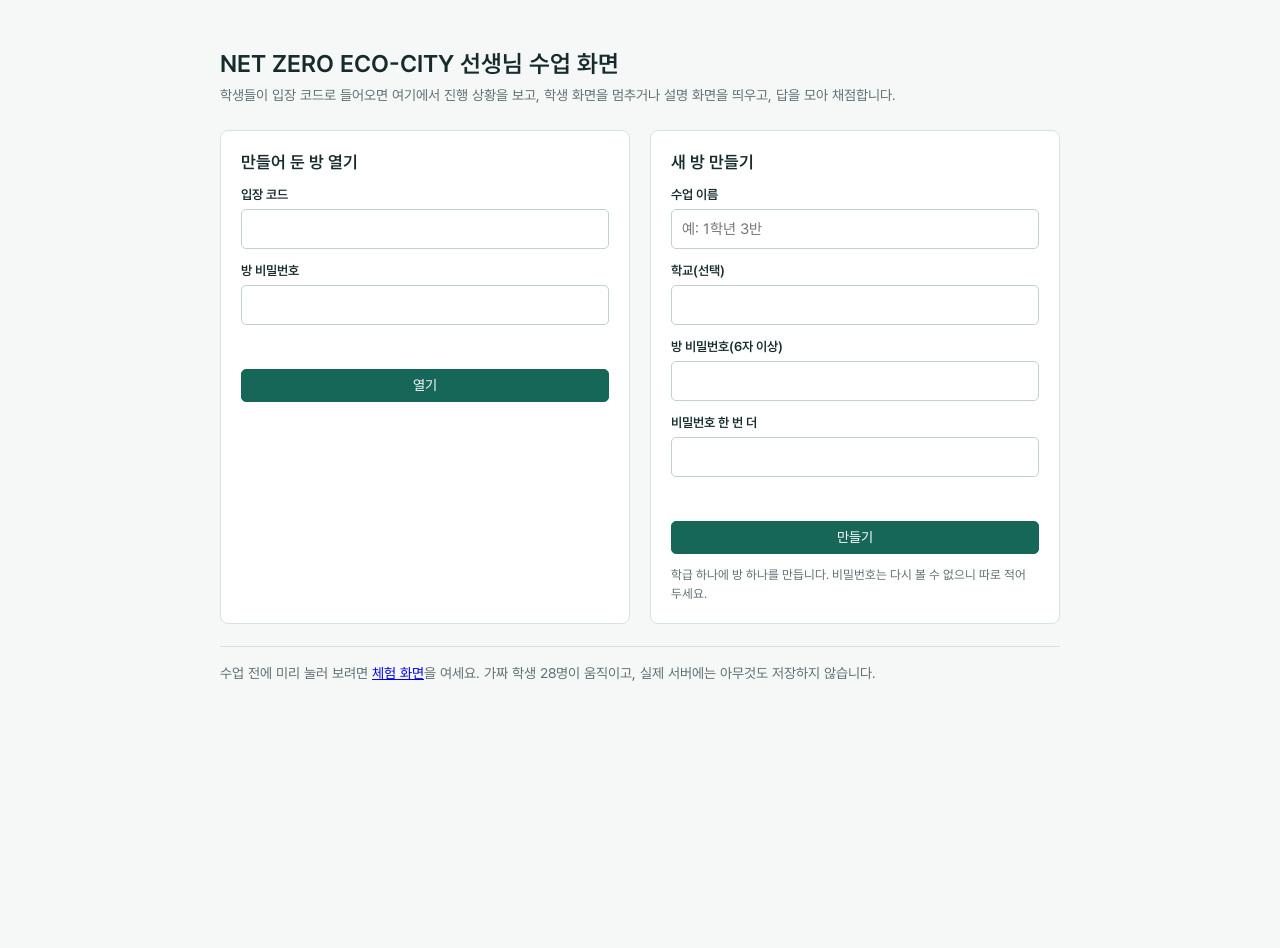
<file: dashboard.html>
<!doctype html>
<html lang="ko">
<head>
<meta charset="utf-8"><meta name="viewport" content="width=device-width,initial-scale=1">
<meta name="netzero-hosting" content="static"><meta name="robots" content="noindex">
<title>NET ZERO ECO-CITY · 선생님 수업 화면</title>
<meta name="description" content="학생 진행 상황을 보고, 수업 중 학생 화면을 멈추거나 설명 화면을 띄우고, 답을 모아 보고 루브릭으로 채점하는 선생님 화면">
<link rel="icon" href="data:,">
<style>
@font-face{font-family:'Pretendard';src:url('assets/fonts/pretendard-regular.otf') format('opentype');font-weight:400;font-display:swap}
@font-face{font-family:'Pretendard';src:url('assets/fonts/pretendard-semibold.otf') format('opentype');font-weight:600 800;font-display:swap}
</style>
<link rel="stylesheet" href="assets/class/dashboard.css">
</head>
<body>
<div id="app" aria-live="off"></div>
<div id="toast" role="status" aria-live="polite"></div>
<script src="assets/learning/curriculum.js"></script>
<script src="assets/learning/simple-steps.js"></script>
<script src="assets/class/api.js"></script>
<script src="assets/class/netzero.js"></script>
<script src="assets/class/sample-netzero.js"></script>
<script src="assets/class/mock-server.js"></script>
<script src="assets/class/dashboard.js"></script>
</body>
</html>
</file>
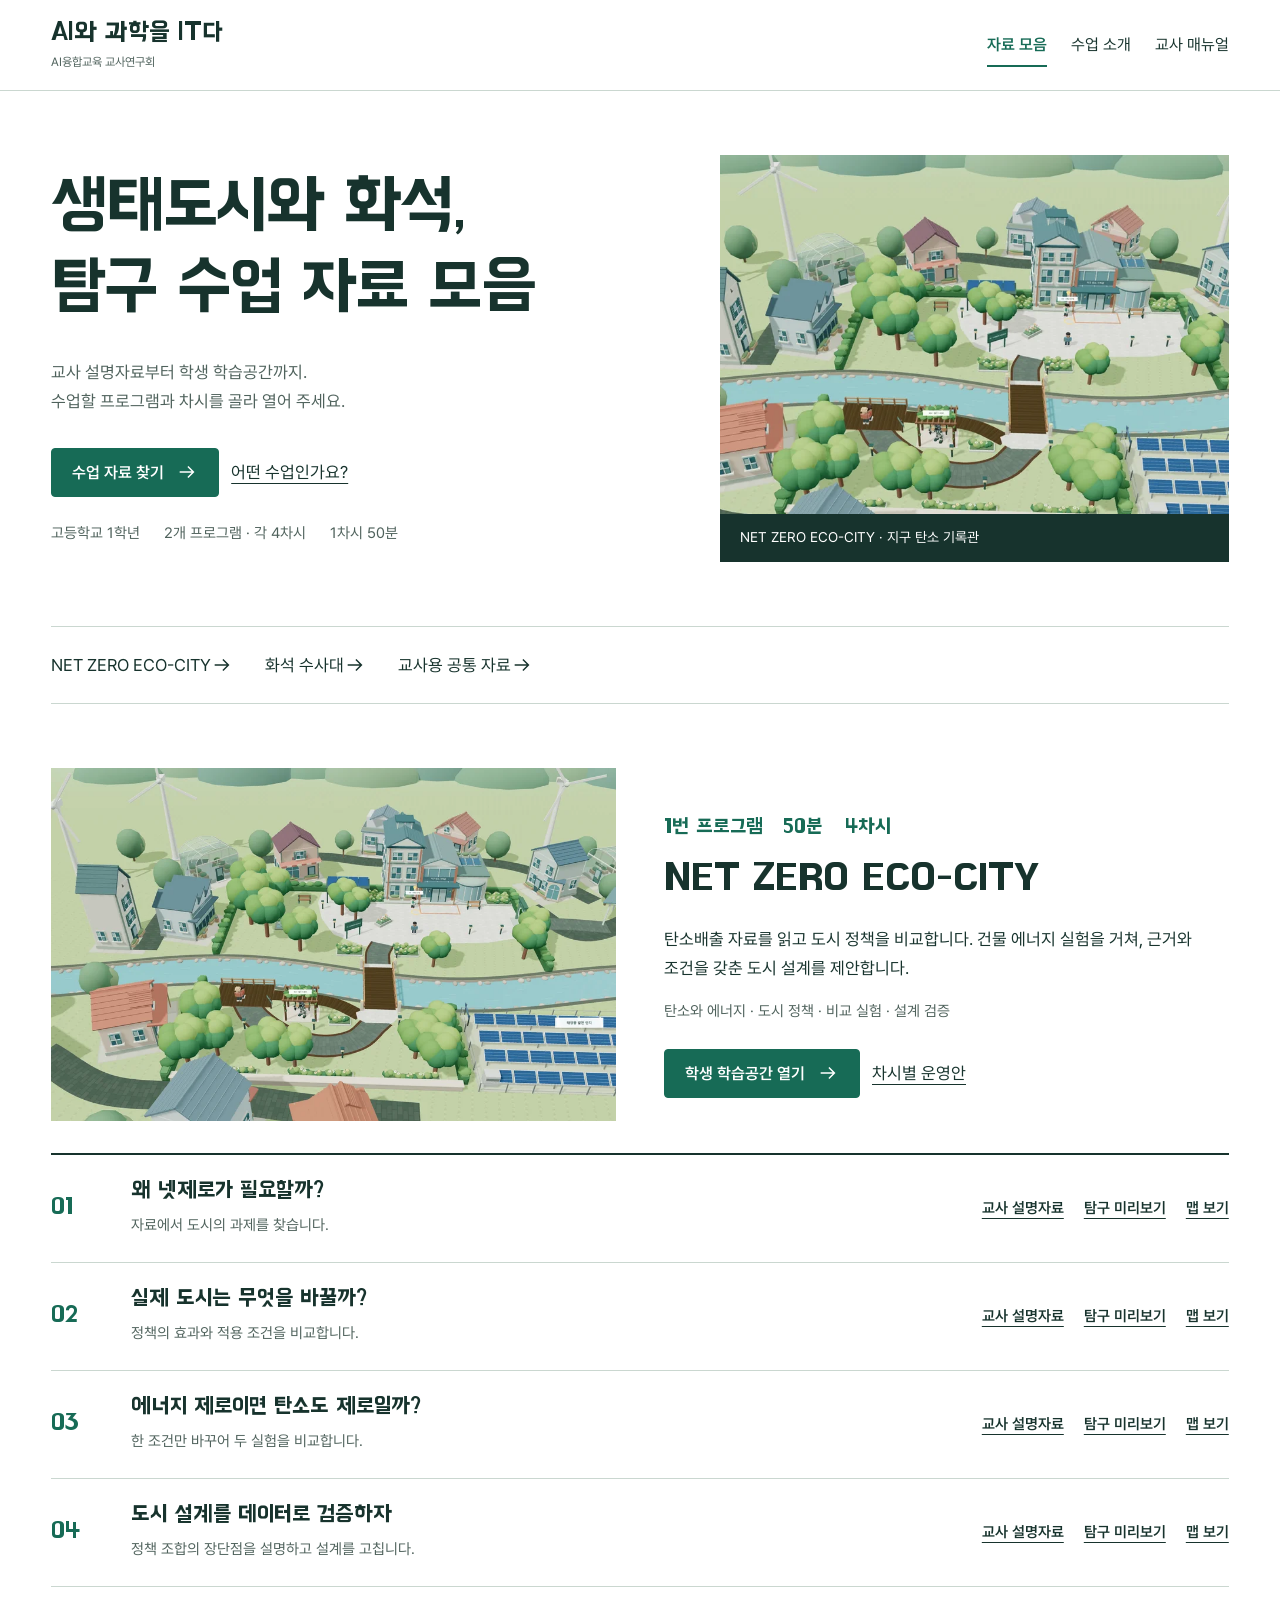
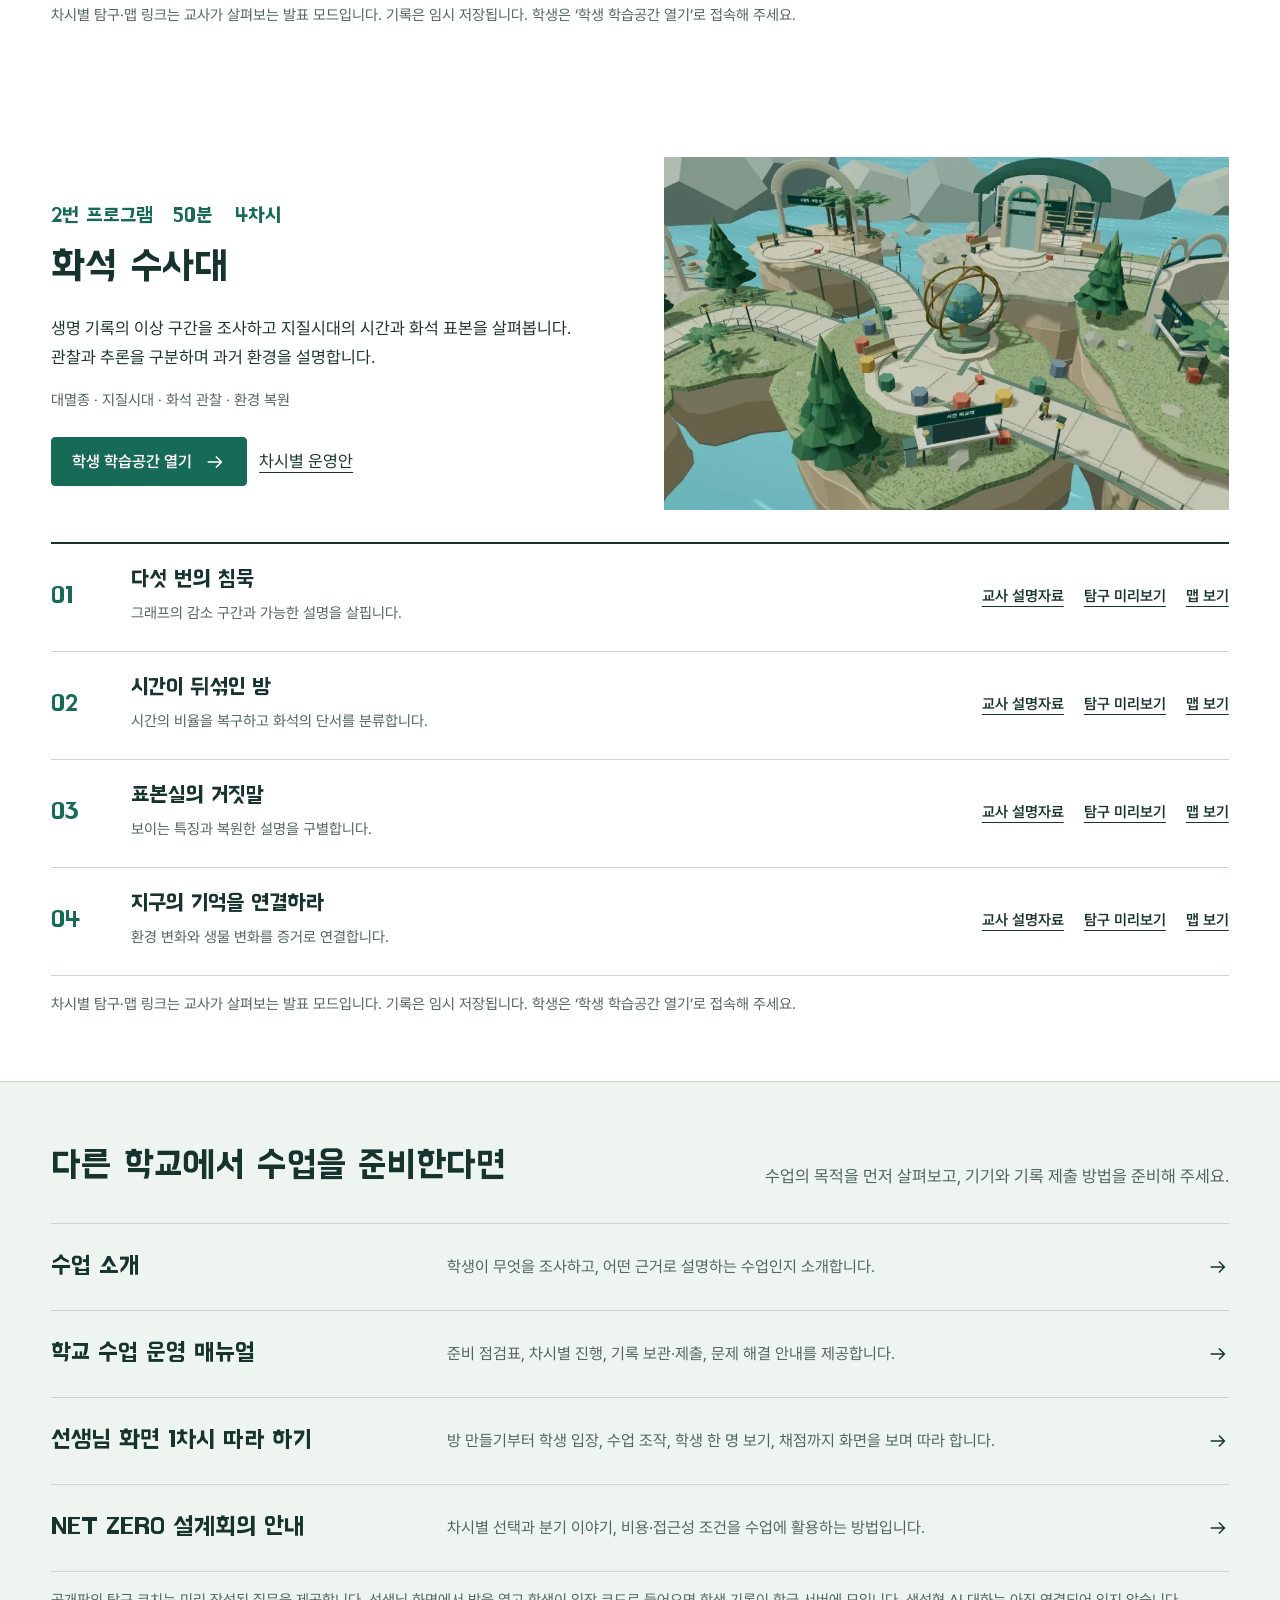
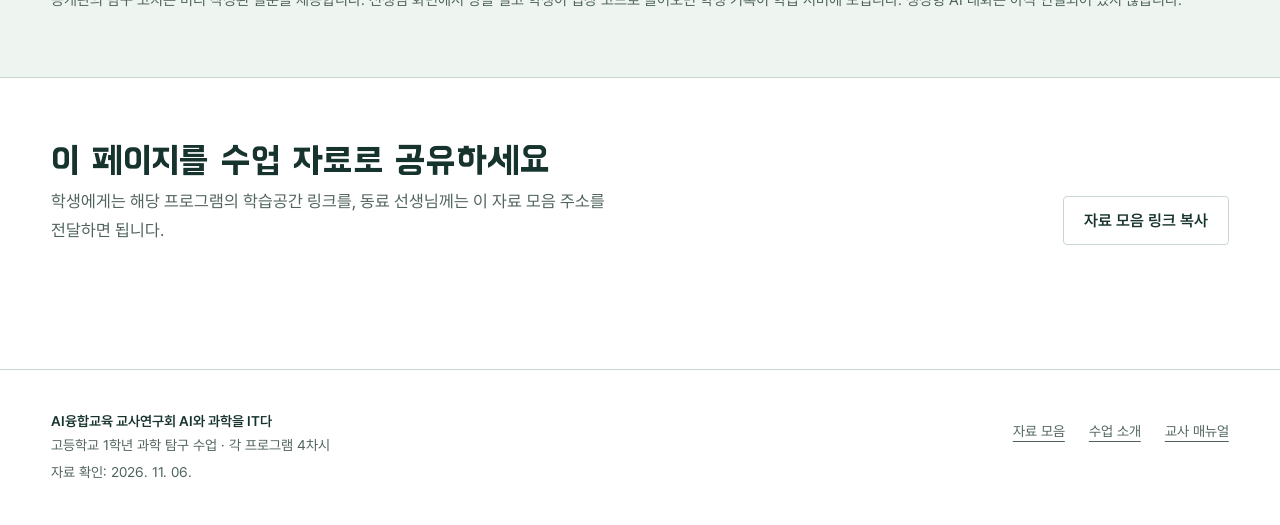
<file: hub.html>
<!doctype html>
<html lang="ko"><head><meta charset="utf-8"><meta name="viewport" content="width=device-width,initial-scale=1"><meta name="netzero-hosting" content="static"><meta name="theme-color" content="#176b56"><title>수업 자료 모음 | AI와 과학을 IT다</title><meta name="description" content="NET ZERO ECO-CITY와 화석 수사대의 학습공간, 차시별 교사 설명자료, 학교 수업 운영 매뉴얼을 모았습니다."><meta property="og:type" content="website"><meta property="og:title" content="수업 자료 모음 | AI와 과학을 IT다"><meta property="og:description" content="NET ZERO ECO-CITY와 화석 수사대의 학습공간, 차시별 교사 설명자료, 학교 수업 운영 매뉴얼을 모았습니다."><meta property="og:url" content="https://scienceisjo.github.io/ai-science-it/hub.html"><meta property="og:image" content="https://scienceisjo.github.io/ai-science-it/assets/hub/share.jpg"><meta property="og:image:width" content="1200"><meta property="og:image:height" content="630"><meta property="og:locale" content="ko_KR"><link rel="icon" href="assets/hub/favicon.svg" type="image/svg+xml"><link rel="stylesheet" href="assets/hub/hub.css?v=20261106"><link rel="preload" href="assets/fonts/bm-hanna-pro.ttf" as="font" type="font/ttf" crossorigin></head>
<body><a class="skip" href="#main">본문으로 이동</a><header class="masthead"><div class="shell masthead-inner"><a class="wordmark" href="hub.html"><strong>AI와 과학을 IT다</strong><small>AI융합교육 교사연구회</small></a><nav class="site-nav" aria-label="전체 메뉴"><a href="hub.html" aria-current="page">자료 모음</a><a href="about.html">수업 소개</a><a href="manual.html">교사 매뉴얼</a></nav></div></header><main id="main"><section class="hero shell"><div><h1>생태도시와 화석,<br>탐구 수업 자료 모음</h1><p>교사 설명자료부터 학생 학습공간까지.<br>수업할 프로그램과 차시를 골라 열어 주세요.</p><div class="actions"><a class="button primary" href="#netzero">수업 자료 찾기 <svg viewBox="0 0 24 24" fill="none" stroke="currentColor" stroke-width="1.6" aria-hidden="true"><path d="M4 12h15m-6-6 6 6-6 6"/></svg></a><a class="text-link" href="about.html">어떤 수업인가요?</a></div><div class="hero-meta"><span>고등학교 1학년</span><span>2개 프로그램 · 각 4차시</span><span>1차시 50분</span></div></div><figure class="hero-visual"><img src="assets/hub/netzero-map.webp" width="960" height="600" fetchpriority="high" alt="NET ZERO ECO-CITY의 지구 탄소 기록관과 수변 마을"><figcaption>NET ZERO ECO-CITY · 지구 탄소 기록관</figcaption></figure></section><nav class="quick-nav shell" aria-label="프로그램 바로가기"><a href="#netzero">NET ZERO ECO-CITY <svg viewBox="0 0 24 24" fill="none" stroke="currentColor" stroke-width="1.6" aria-hidden="true"><path d="M4 12h15m-6-6 6 6-6 6"/></svg></a><a href="#fossil">화석 수사대 <svg viewBox="0 0 24 24" fill="none" stroke="currentColor" stroke-width="1.6" aria-hidden="true"><path d="M4 12h15m-6-6 6 6-6 6"/></svg></a><a href="#teacher-resources">교사용 공통 자료 <svg viewBox="0 0 24 24" fill="none" stroke="currentColor" stroke-width="1.6" aria-hidden="true"><path d="M4 12h15m-6-6 6 6-6 6"/></svg></a></nav><section class="section shell" id="netzero" aria-labelledby="netzero-title"><div class="program"><figure><img src="assets/hub/netzero-map.webp" width="960" height="600" loading="lazy" alt="다리와 수변 산책로가 이어진 탄소 기록관 마을의 실제 3D 화면"></figure><div class="program-copy"><p class="number">1번 프로그램 · 50분 × 4차시</p><h2 id="netzero-title">NET ZERO ECO-CITY</h2><p>탄소배출 자료를 읽고 도시 정책을 비교합니다. 건물 에너지 실험을 거쳐, 근거와 조건을 갖춘 도시 설계를 제안합니다.</p><p class="topics">탄소와 에너지 · 도시 정책 · 비교 실험 · 설계 검증</p><div class="actions"><a class="button primary" href="./">학생 학습공간 열기 <svg viewBox="0 0 24 24" fill="none" stroke="currentColor" stroke-width="1.6" aria-hidden="true"><path d="M4 12h15m-6-6 6 6-6 6"/></svg></a><a class="text-link" href="manual.html#netzero-lessons">차시별 운영안</a></div></div></div><div class="lesson-list"><article class="lesson-row"><span class="lesson-no">01</span><div><h3>왜 넷제로가 필요할까?</h3><p>자료에서 도시의 과제를 찾습니다.</p></div><div class="lesson-links"><a href="teacher.html?lesson=1" aria-label="NET ZERO ECO-CITY 1차시 교사 설명자료">교사 설명자료</a><a href="inquiry.html?lesson=1&step=0&map-preview=1&presentation=1" aria-label="NET ZERO ECO-CITY 1차시 탐구 미리보기">탐구 미리보기</a><a href="./?map-preview=1&presentation=1" aria-label="NET ZERO ECO-CITY 1차시 맵 미리보기">맵 보기</a></div></article><article class="lesson-row"><span class="lesson-no">02</span><div><h3>실제 도시는 무엇을 바꿀까?</h3><p>정책의 효과와 적용 조건을 비교합니다.</p></div><div class="lesson-links"><a href="teacher.html?lesson=2" aria-label="NET ZERO ECO-CITY 2차시 교사 설명자료">교사 설명자료</a><a href="inquiry.html?lesson=2&step=0&map-preview=2&presentation=1" aria-label="NET ZERO ECO-CITY 2차시 탐구 미리보기">탐구 미리보기</a><a href="./?map-preview=2&presentation=1" aria-label="NET ZERO ECO-CITY 2차시 맵 미리보기">맵 보기</a></div></article><article class="lesson-row"><span class="lesson-no">03</span><div><h3>에너지 제로이면 탄소도 제로일까?</h3><p>한 조건만 바꾸어 두 실험을 비교합니다.</p></div><div class="lesson-links"><a href="teacher.html?lesson=3" aria-label="NET ZERO ECO-CITY 3차시 교사 설명자료">교사 설명자료</a><a href="inquiry.html?lesson=3&step=0&map-preview=3&presentation=1" aria-label="NET ZERO ECO-CITY 3차시 탐구 미리보기">탐구 미리보기</a><a href="./?map-preview=3&presentation=1" aria-label="NET ZERO ECO-CITY 3차시 맵 미리보기">맵 보기</a></div></article><article class="lesson-row"><span class="lesson-no">04</span><div><h3>도시 설계를 데이터로 검증하자</h3><p>정책 조합의 장단점을 설명하고 설계를 고칩니다.</p></div><div class="lesson-links"><a href="teacher.html?lesson=4" aria-label="NET ZERO ECO-CITY 4차시 교사 설명자료">교사 설명자료</a><a href="inquiry.html?lesson=4&step=0&map-preview=4&presentation=1" aria-label="NET ZERO ECO-CITY 4차시 탐구 미리보기">탐구 미리보기</a><a href="./?map-preview=4&presentation=1" aria-label="NET ZERO ECO-CITY 4차시 맵 미리보기">맵 보기</a></div></article></div><p class="helper">차시별 탐구·맵 링크는 교사가 살펴보는 발표 모드입니다. 기록은 임시 저장됩니다. 학생은 ‘학생 학습공간 열기’로 접속해 주세요.</p></section><section class="section shell" id="fossil" aria-labelledby="fossil-title"><div class="program reverse"><figure><img src="assets/hub/fossil-map.webp" width="960" height="600" loading="lazy" alt="시간 비교대와 지질시대 전시 공간을 연결한 화석 수사대의 실제 3D 화면"></figure><div class="program-copy"><p class="number">2번 프로그램 · 50분 × 4차시</p><h2 id="fossil-title">화석 수사대</h2><p>생명 기록의 이상 구간을 조사하고 지질시대의 시간과 화석 표본을 살펴봅니다. 관찰과 추론을 구분하며 과거 환경을 설명합니다.</p><p class="topics">대멸종 · 지질시대 · 화석 관찰 · 환경 복원</p><div class="actions"><a class="button primary" href="fossil-detectives/">학생 학습공간 열기 <svg viewBox="0 0 24 24" fill="none" stroke="currentColor" stroke-width="1.6" aria-hidden="true"><path d="M4 12h15m-6-6 6 6-6 6"/></svg></a><a class="text-link" href="manual.html#fossil-lessons">차시별 운영안</a></div></div></div><div class="lesson-list"><article class="lesson-row"><span class="lesson-no">01</span><div><h3>다섯 번의 침묵</h3><p>그래프의 감소 구간과 가능한 설명을 살핍니다.</p></div><div class="lesson-links"><a href="fossil-detectives/teacher.html?lesson=1" aria-label="화석 수사대 1차시 교사 설명자료">교사 설명자료</a><a href="fossil-detectives/inquiry.html?chapter=1&step=0&presentation=1" aria-label="화석 수사대 1차시 탐구 미리보기">탐구 미리보기</a><a href="fossil-detectives/?chapter=1&presentation=1" aria-label="화석 수사대 1차시 맵 미리보기">맵 보기</a></div></article><article class="lesson-row"><span class="lesson-no">02</span><div><h3>시간이 뒤섞인 방</h3><p>시간의 비율을 복구하고 화석의 단서를 분류합니다.</p></div><div class="lesson-links"><a href="fossil-detectives/teacher.html?lesson=2" aria-label="화석 수사대 2차시 교사 설명자료">교사 설명자료</a><a href="fossil-detectives/inquiry.html?chapter=2&step=0&presentation=1" aria-label="화석 수사대 2차시 탐구 미리보기">탐구 미리보기</a><a href="fossil-detectives/?chapter=2&presentation=1" aria-label="화석 수사대 2차시 맵 미리보기">맵 보기</a></div></article><article class="lesson-row"><span class="lesson-no">03</span><div><h3>표본실의 거짓말</h3><p>보이는 특징과 복원한 설명을 구별합니다.</p></div><div class="lesson-links"><a href="fossil-detectives/teacher.html?lesson=3" aria-label="화석 수사대 3차시 교사 설명자료">교사 설명자료</a><a href="fossil-detectives/inquiry.html?chapter=3&step=0&presentation=1" aria-label="화석 수사대 3차시 탐구 미리보기">탐구 미리보기</a><a href="fossil-detectives/?chapter=3&presentation=1" aria-label="화석 수사대 3차시 맵 미리보기">맵 보기</a></div></article><article class="lesson-row"><span class="lesson-no">04</span><div><h3>지구의 기억을 연결하라</h3><p>환경 변화와 생물 변화를 증거로 연결합니다.</p></div><div class="lesson-links"><a href="fossil-detectives/teacher.html?lesson=4" aria-label="화석 수사대 4차시 교사 설명자료">교사 설명자료</a><a href="fossil-detectives/inquiry.html?chapter=4&step=0&presentation=1" aria-label="화석 수사대 4차시 탐구 미리보기">탐구 미리보기</a><a href="fossil-detectives/?chapter=4&presentation=1" aria-label="화석 수사대 4차시 맵 미리보기">맵 보기</a></div></article></div><p class="helper">차시별 탐구·맵 링크는 교사가 살펴보는 발표 모드입니다. 기록은 임시 저장됩니다. 학생은 ‘학생 학습공간 열기’로 접속해 주세요.</p></section><section class="band section" id="teacher-resources"><div class="shell"><div class="section-head"><h2>다른 학교에서 수업을 준비한다면</h2><p>수업의 목적을 먼저 살펴보고, 기기와 기록 제출 방법을 준비해 주세요.</p></div><div class="resource-list"><a class="resource-line" href="about.html"><h3>수업 소개</h3><p>학생이 무엇을 조사하고, 어떤 근거로 설명하는 수업인지 소개합니다.</p><svg viewBox="0 0 24 24" fill="none" stroke="currentColor" stroke-width="1.6" aria-hidden="true"><path d="M4 12h15m-6-6 6 6-6 6"/></svg></a><a class="resource-line" href="manual.html"><h3>학교 수업 운영 매뉴얼</h3><p>준비 점검표, 차시별 진행, 기록 보관·제출, 문제 해결 안내를 제공합니다.</p><svg viewBox="0 0 24 24" fill="none" stroke="currentColor" stroke-width="1.6" aria-hidden="true"><path d="M4 12h15m-6-6 6 6-6 6"/></svg></a><a class="resource-line" href="class-guide.html"><h3>선생님 화면 1차시 따라 하기</h3><p>방 만들기부터 학생 입장, 수업 조작, 학생 한 명 보기, 채점까지 화면을 보며 따라 합니다.</p><svg viewBox="0 0 24 24" fill="none" stroke="currentColor" stroke-width="1.6" aria-hidden="true"><path d="M4 12h15m-6-6 6 6-6 6"/></svg></a><a class="resource-line" href="assets/council/teacher.html"><h3>NET ZERO 설계회의 안내</h3><p>차시별 선택과 분기 이야기, 비용·접근성 조건을 수업에 활용하는 방법입니다.</p><svg viewBox="0 0 24 24" fill="none" stroke="currentColor" stroke-width="1.6" aria-hidden="true"><path d="M4 12h15m-6-6 6 6-6 6"/></svg></a></div><p class="helper">공개판의 탐구 코치는 미리 작성된 질문을 제공합니다. 선생님 화면에서 방을 열고 학생이 입장 코드로 들어오면 학생 기록이 학급 서버에 모입니다. 생성형 AI 대화는 아직 연결되어 있지 않습니다.</p></div></section><section class="section shell share-area"><div class="section-head"><div><h2>이 페이지를 수업 자료로 공유하세요</h2><p>학생에게는 해당 프로그램의 학습공간 링크를, 동료 선생님께는 이 자료 모음 주소를 전달하면 됩니다.</p></div><button class="button" data-copy="hub.html">자료 모음 링크 복사</button></div><p class="copy-status" role="status" aria-live="polite"></p></section></main><footer class="footer" id="app-credit"><div class="shell footer-inner"><div><strong>AI융합교육 교사연구회 AI와 과학을 IT다</strong><p>고등학교 1학년 과학 탐구 수업 · 각 프로그램 4차시</p><p>자료 확인: 2026. 11. 06.</p></div><nav class="footer-links" aria-label="하단 메뉴"><a href="hub.html">자료 모음</a><a href="about.html">수업 소개</a><a href="manual.html">교사 매뉴얼</a></nav></div></footer><script src="assets/hub/hub.js?v=20261106" defer></script></body></html>
</file>
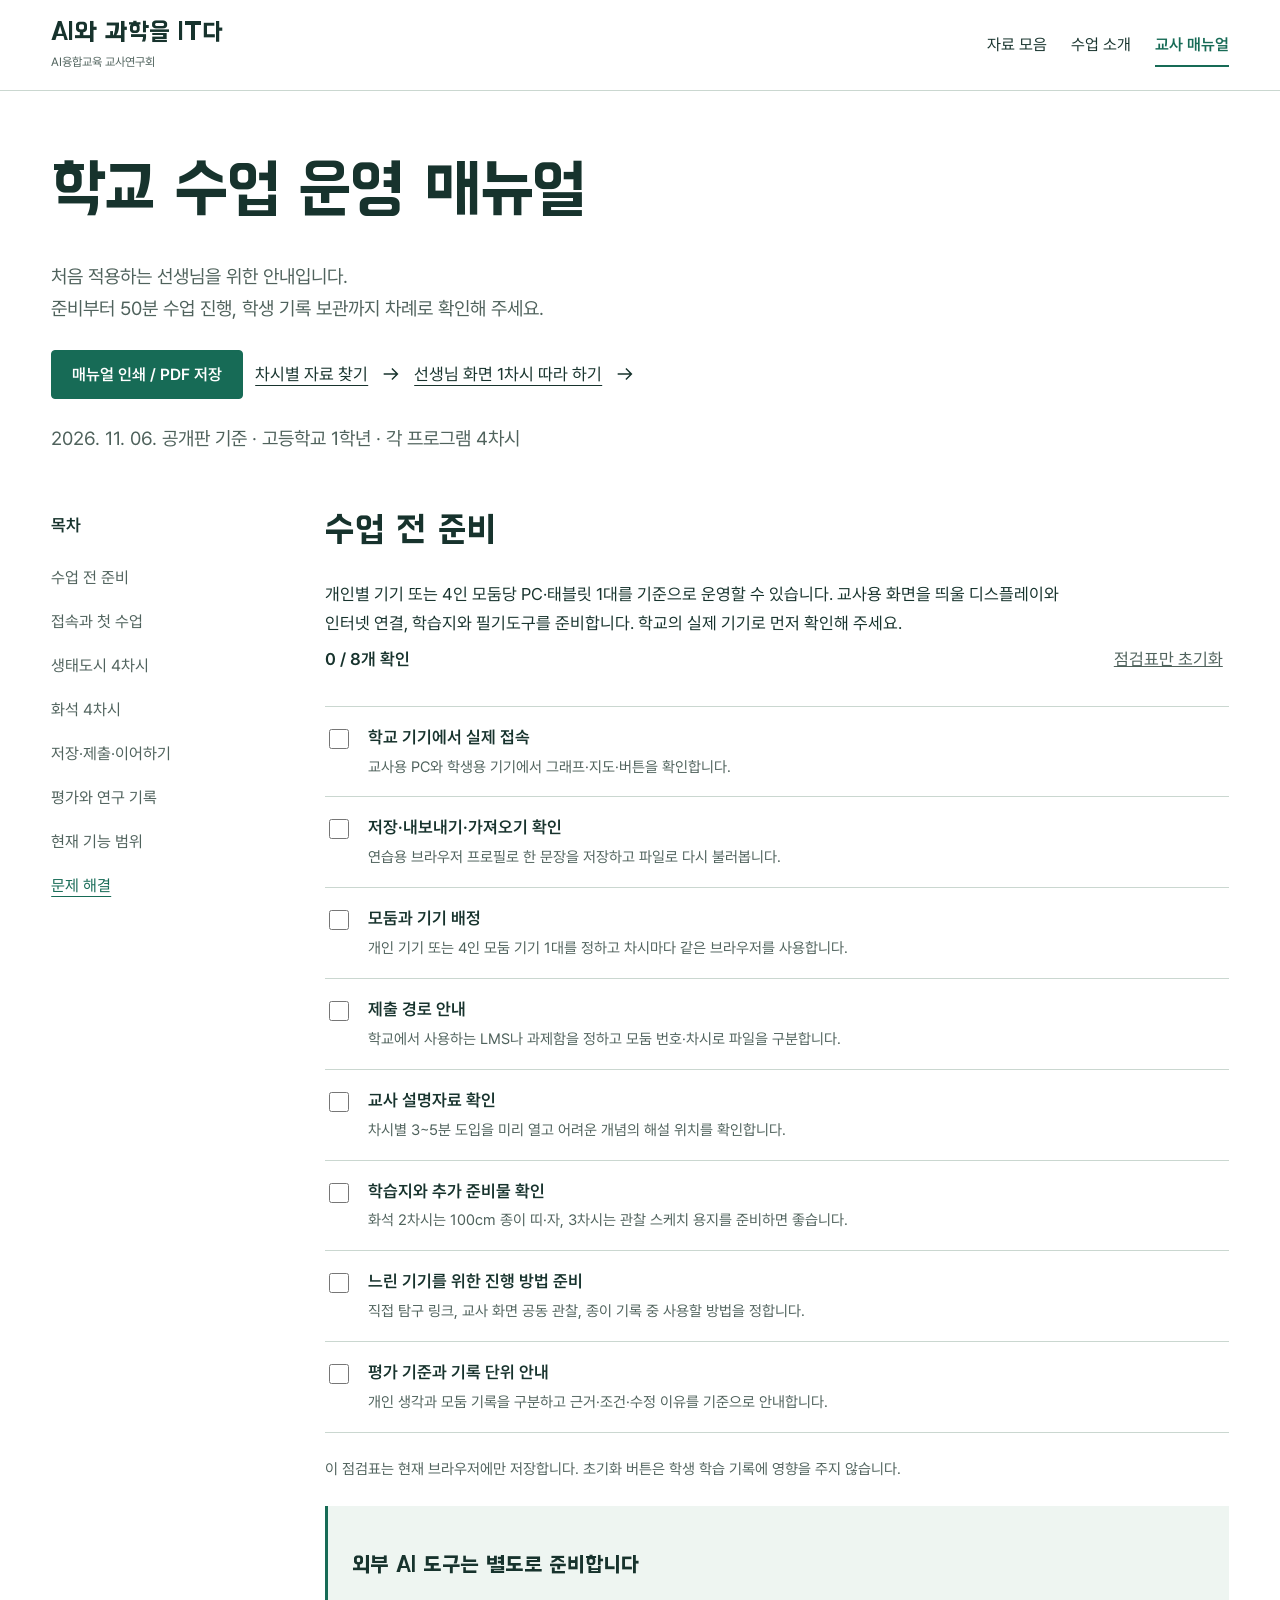
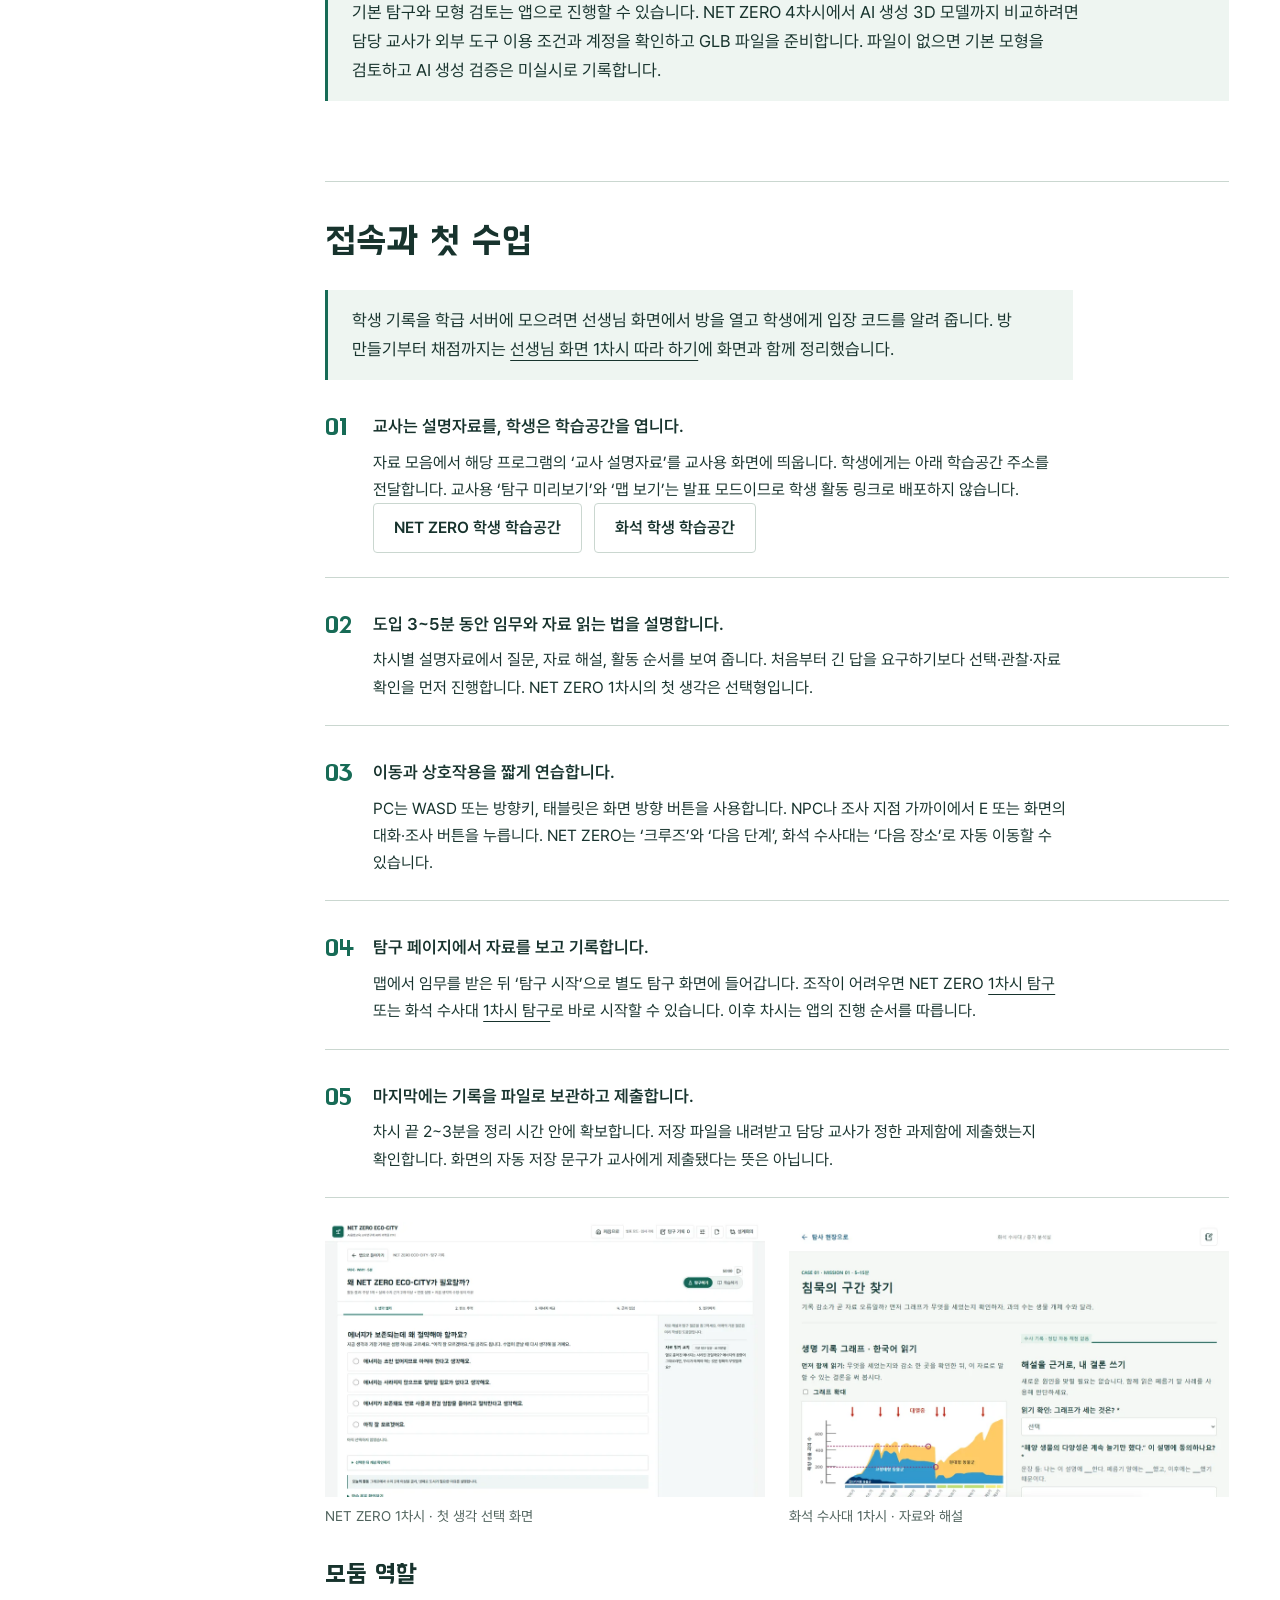
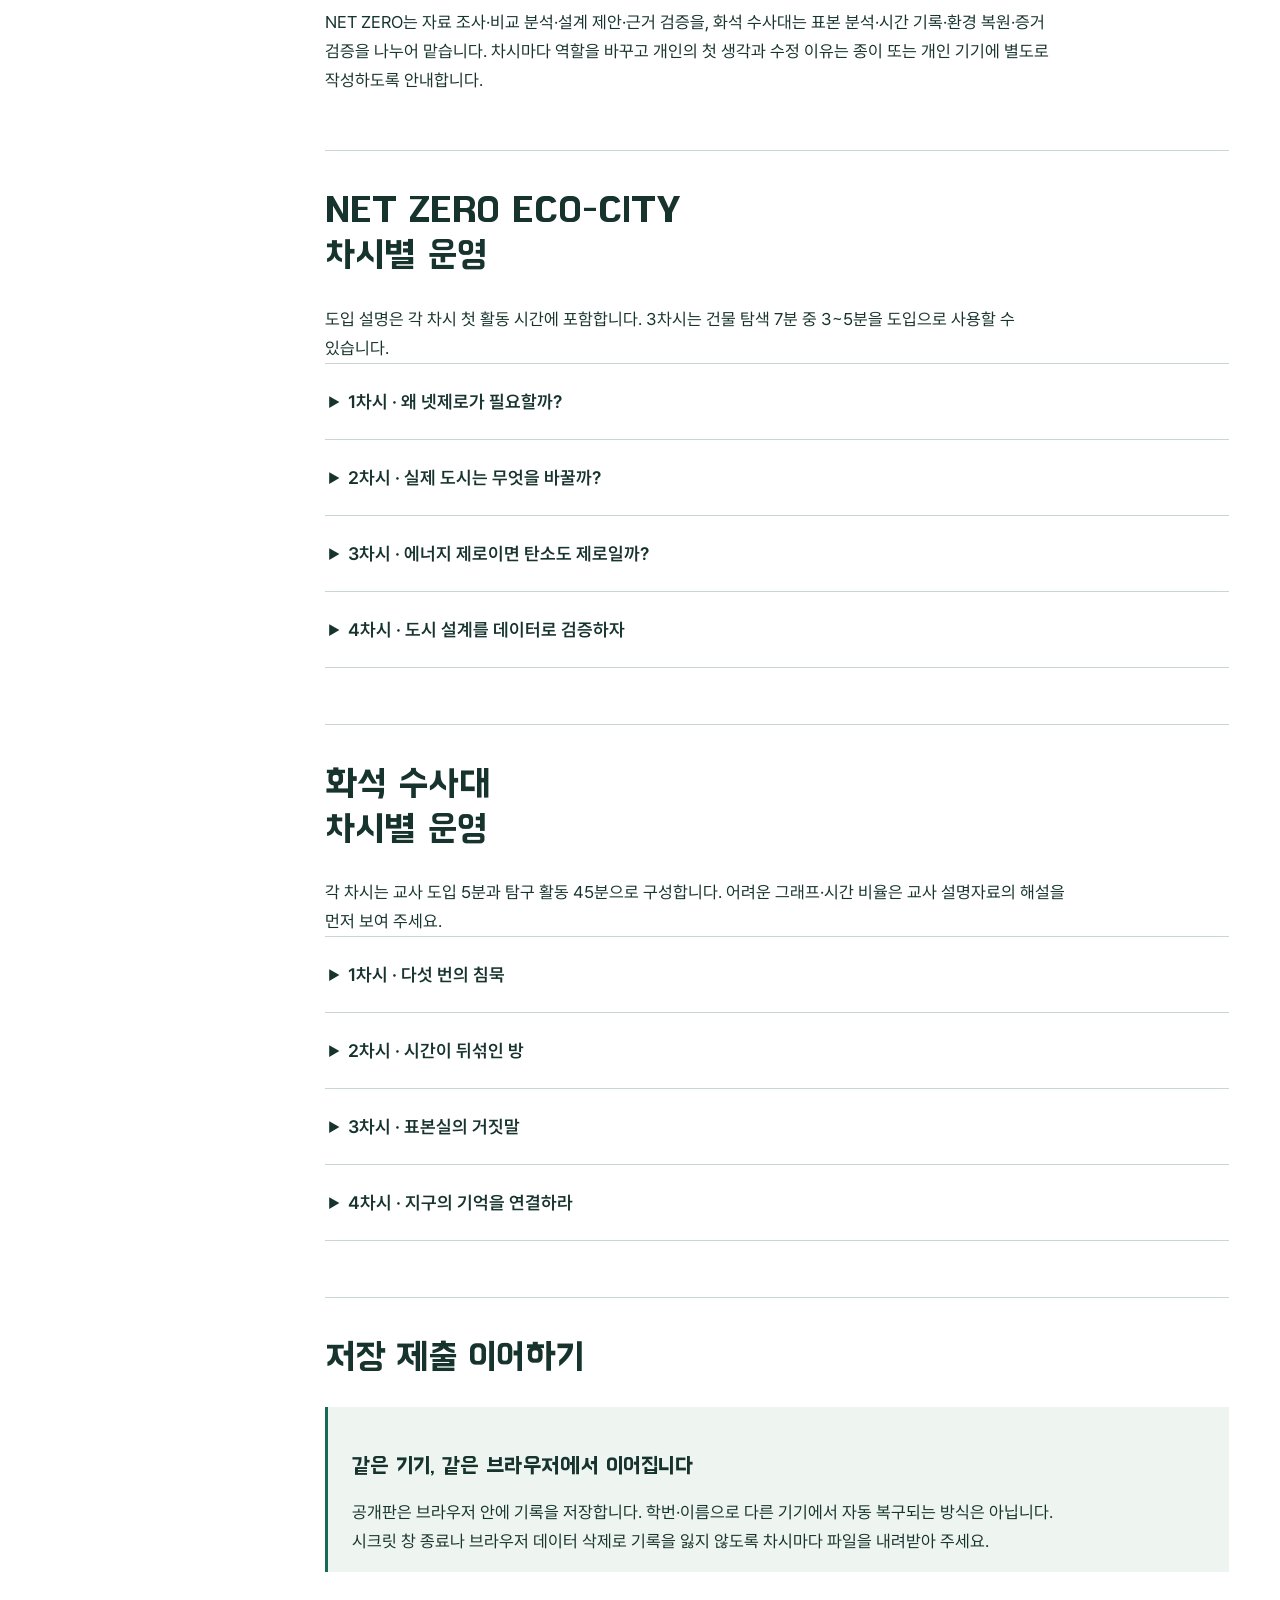
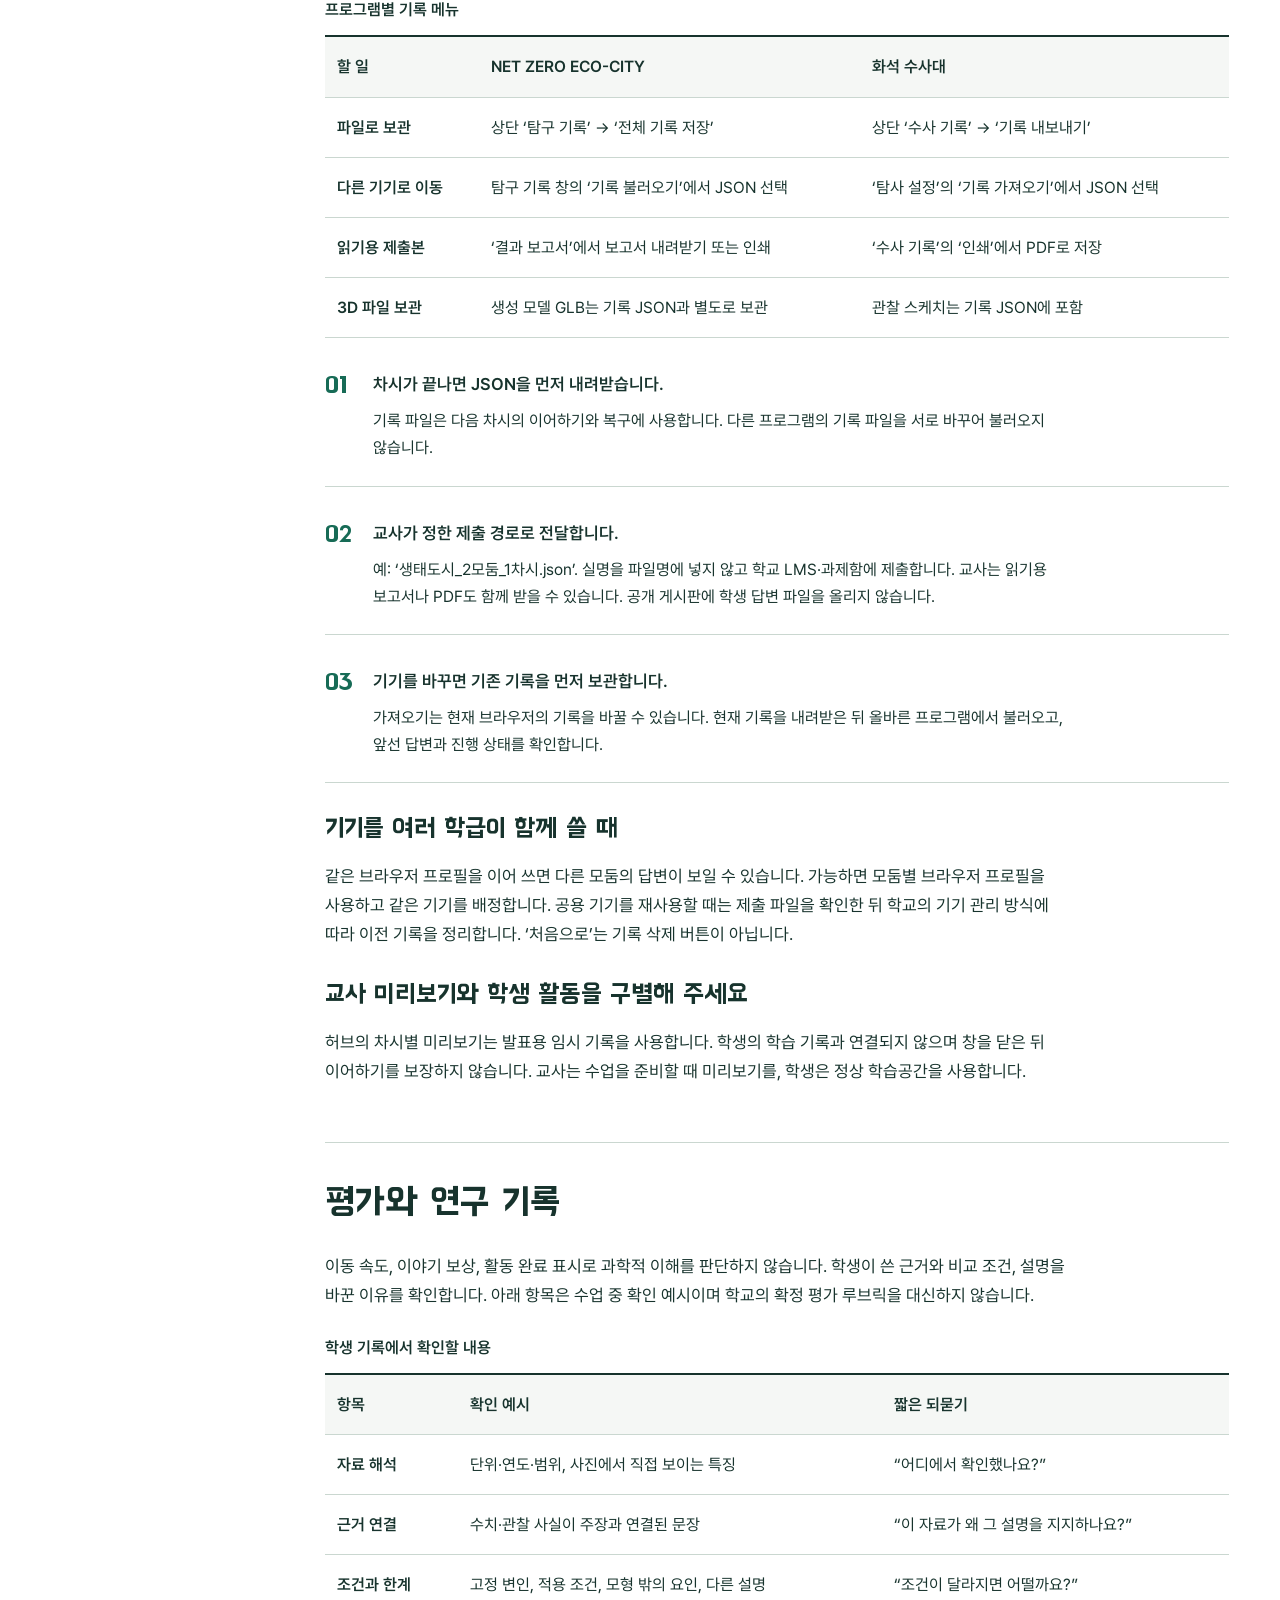
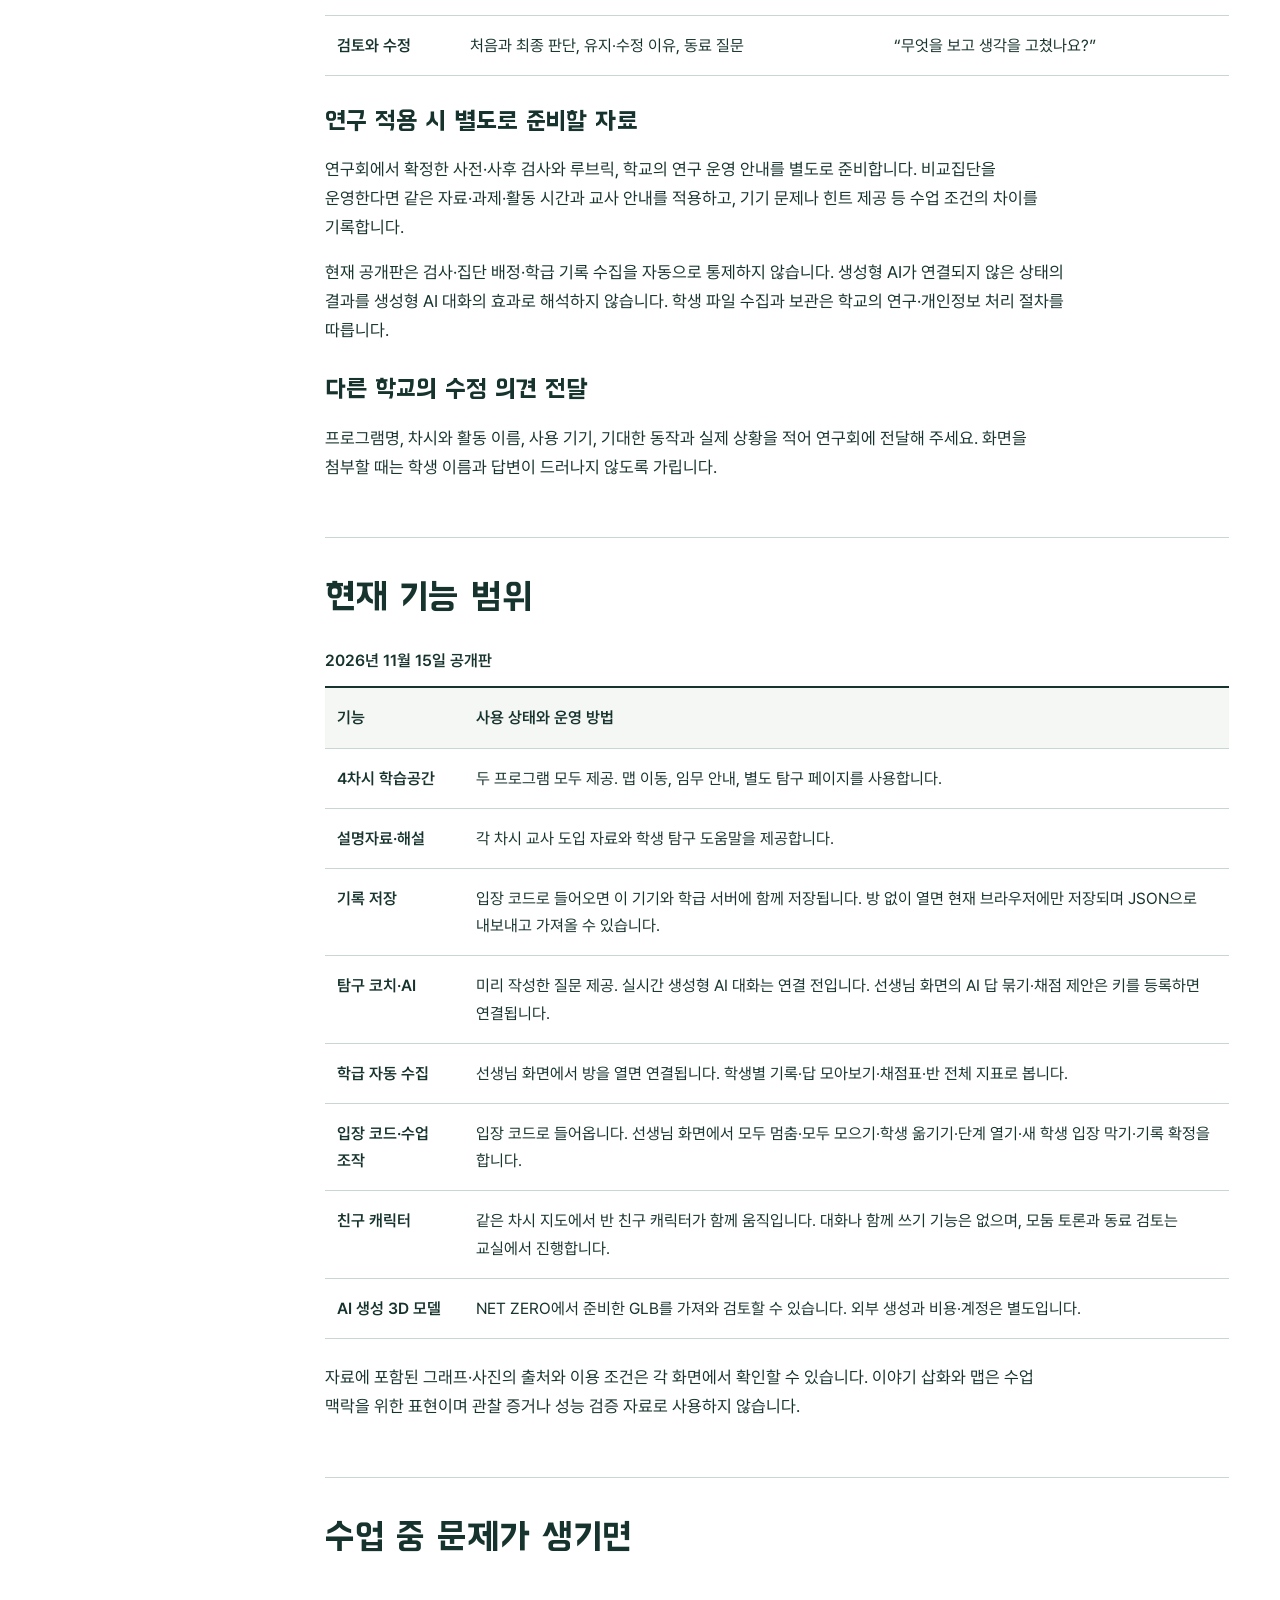
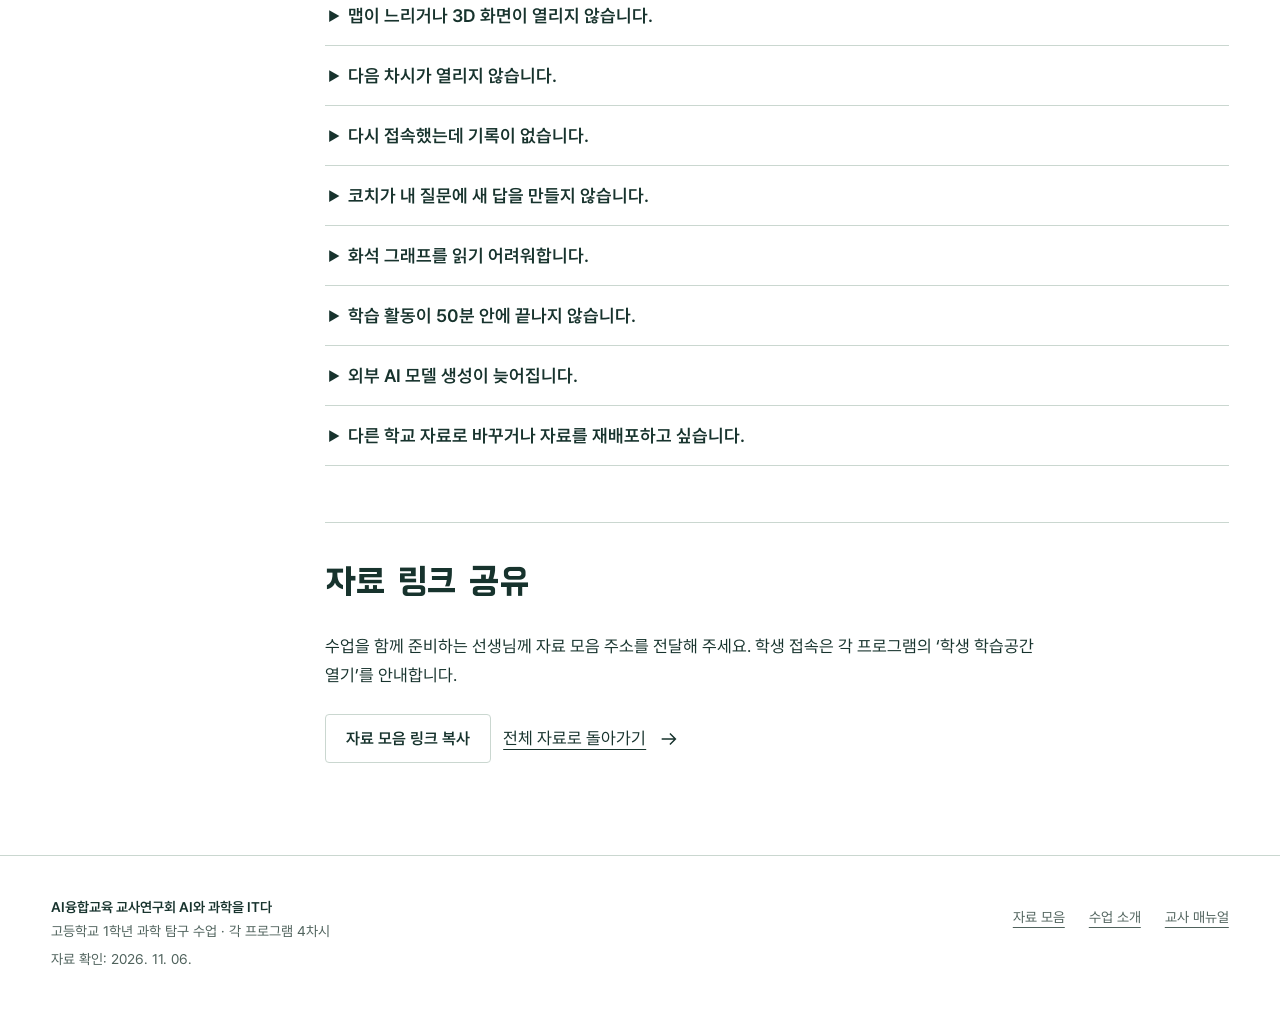
<file: manual.html>
<!doctype html>
<html lang="ko"><head><meta charset="utf-8"><meta name="viewport" content="width=device-width,initial-scale=1"><meta name="netzero-hosting" content="static"><meta name="theme-color" content="#176b56"><title>학교 수업 운영 매뉴얼 | AI와 과학을 IT다</title><meta name="description" content="타 학교 선생님을 위한 수업 준비, 두 프로그램의 4차시 운영안, 학생 기록 저장·제출 방법과 문제 해결 안내입니다."><meta property="og:type" content="website"><meta property="og:title" content="학교 수업 운영 매뉴얼 | AI와 과학을 IT다"><meta property="og:description" content="타 학교 선생님을 위한 수업 준비, 두 프로그램의 4차시 운영안, 학생 기록 저장·제출 방법과 문제 해결 안내입니다."><meta property="og:url" content="https://scienceisjo.github.io/ai-science-it/manual.html"><meta property="og:image" content="https://scienceisjo.github.io/ai-science-it/assets/hub/share.jpg"><meta property="og:image:width" content="1200"><meta property="og:image:height" content="630"><meta property="og:locale" content="ko_KR"><link rel="icon" href="assets/hub/favicon.svg" type="image/svg+xml"><link rel="stylesheet" href="assets/hub/hub.css?v=20261106"><link rel="preload" href="assets/fonts/bm-hanna-pro.ttf" as="font" type="font/ttf" crossorigin></head>
<body><a class="skip" href="#main">본문으로 이동</a><header class="masthead"><div class="shell masthead-inner"><a class="wordmark" href="hub.html"><strong>AI와 과학을 IT다</strong><small>AI융합교육 교사연구회</small></a><nav class="site-nav" aria-label="전체 메뉴"><a href="hub.html">자료 모음</a><a href="about.html">수업 소개</a><a href="manual.html" aria-current="page">교사 매뉴얼</a></nav></div></header><main id="main" class="shell"><header class="page-intro"><h1>학교 수업 운영 매뉴얼</h1><p>처음 적용하는 선생님을 위한 안내입니다.<br>준비부터 50분 수업 진행, 학생 기록 보관까지 차례로 확인해 주세요.</p><div class="actions"><button class="button primary" data-print>매뉴얼 인쇄 / PDF 저장</button><a class="text-link" href="hub.html">차시별 자료 찾기 <svg viewBox="0 0 24 24" fill="none" stroke="currentColor" stroke-width="1.6" aria-hidden="true"><path d="M4 12h15m-6-6 6 6-6 6"/></svg></a><a class="text-link" href="class-guide.html">선생님 화면 1차시 따라 하기 <svg viewBox="0 0 24 24" fill="none" stroke="currentColor" stroke-width="1.6" aria-hidden="true"><path d="M4 12h15m-6-6 6 6-6 6"/></svg></a></div><p class="helper">2026. 11. 06. 공개판 기준 · 고등학교 1학년 · 각 프로그램 4차시</p><p class="print-only">자료 주소: https://scienceisjo.github.io/ai-science-it/hub.html</p></header><div class="manual-layout"><nav class="manual-toc" aria-label="매뉴얼 목차"><strong>목차</strong><a href="#prepare">수업 전 준비</a><a href="#start">접속과 첫 수업</a><a href="#netzero-lessons">생태도시 4차시</a><a href="#fossil-lessons">화석 4차시</a><a href="#records">저장·제출·이어하기</a><a href="#assessment">평가와 연구 기록</a><a href="#status">현재 기능 범위</a><a href="#help">문제 해결</a></nav><div class="manual-body"><section id="prepare"><h2>수업 전 준비</h2><p>개인별 기기 또는 4인 모둠당 PC·태블릿 1대를 기준으로 운영할 수 있습니다. 교사용 화면을 띄울 디스플레이와 인터넷 연결, 학습지와 필기도구를 준비합니다. 학교의 실제 기기로 먼저 확인해 주세요.</p><div class="check-toolbar"><output id="check-count" aria-live="polite">0 / 8개 확인</output><button id="reset-checks">점검표만 초기화</button></div><ul class="checklist"><li><label><input type="checkbox" data-check="device"><span><strong>학교 기기에서 실제 접속</strong><small>교사용 PC와 학생용 기기에서 그래프·지도·버튼을 확인합니다.</small></span></label></li><li><label><input type="checkbox" data-check="record"><span><strong>저장·내보내기·가져오기 확인</strong><small>연습용 브라우저 프로필로 한 문장을 저장하고 파일로 다시 불러봅니다.</small></span></label></li><li><label><input type="checkbox" data-check="class"><span><strong>모둠과 기기 배정</strong><small>개인 기기 또는 4인 모둠 기기 1대를 정하고 차시마다 같은 브라우저를 사용합니다.</small></span></label></li><li><label><input type="checkbox" data-check="submit"><span><strong>제출 경로 안내</strong><small>학교에서 사용하는 LMS나 과제함을 정하고 모둠 번호·차시로 파일을 구분합니다.</small></span></label></li><li><label><input type="checkbox" data-check="deck"><span><strong>교사 설명자료 확인</strong><small>차시별 3~5분 도입을 미리 열고 어려운 개념의 해설 위치를 확인합니다.</small></span></label></li><li><label><input type="checkbox" data-check="paper"><span><strong>학습지와 추가 준비물 확인</strong><small>화석 2차시는 100cm 종이 띠·자, 3차시는 관찰 스케치 용지를 준비하면 좋습니다.</small></span></label></li><li><label><input type="checkbox" data-check="backup"><span><strong>느린 기기를 위한 진행 방법 준비</strong><small>직접 탐구 링크, 교사 화면 공동 관찰, 종이 기록 중 사용할 방법을 정합니다.</small></span></label></li><li><label><input type="checkbox" data-check="assessment"><span><strong>평가 기준과 기록 단위 안내</strong><small>개인 생각과 모둠 기록을 구분하고 근거·조건·수정 이유를 기준으로 안내합니다.</small></span></label></li></ul><p class="helper" id="check-note">이 점검표는 현재 브라우저에만 저장합니다. 초기화 버튼은 학생 학습 기록에 영향을 주지 않습니다.</p><noscript><p class="noscript">자동 저장과 인쇄 버튼에는 JavaScript가 필요합니다. 브라우저의 인쇄 기능으로 점검표를 사용할 수 있습니다.</p></noscript><div class="notice"><h3>외부 AI 도구는 별도로 준비합니다</h3><p>기본 탐구와 모형 검토는 앱으로 진행할 수 있습니다. NET ZERO 4차시에서 AI 생성 3D 모델까지 비교하려면 담당 교사가 외부 도구 이용 조건과 계정을 확인하고 GLB 파일을 준비합니다. 파일이 없으면 기본 모형을 검토하고 AI 생성 검증은 미실시로 기록합니다.</p></div></section><section id="start"><h2>접속과 첫 수업</h2><p class="notice">학생 기록을 학급 서버에 모으려면 선생님 화면에서 방을 열고 학생에게 입장 코드를 알려 줍니다. 방 만들기부터 채점까지는 <a href="class-guide.html">선생님 화면 1차시 따라 하기</a>에 화면과 함께 정리했습니다.</p><ol class="manual-steps"><li><strong>교사는 설명자료를, 학생은 학습공간을 엽니다.</strong><p>자료 모음에서 해당 프로그램의 ‘교사 설명자료’를 교사용 화면에 띄웁니다. 학생에게는 아래 학습공간 주소를 전달합니다. 교사용 ‘탐구 미리보기’와 ‘맵 보기’는 발표 모드이므로 학생 활동 링크로 배포하지 않습니다.</p><div class="actions"><a class="button" href="./">NET ZERO 학생 학습공간</a><a class="button" href="fossil-detectives/">화석 학생 학습공간</a></div></li><li><strong>도입 3~5분 동안 임무와 자료 읽는 법을 설명합니다.</strong><p>차시별 설명자료에서 질문, 자료 해설, 활동 순서를 보여 줍니다. 처음부터 긴 답을 요구하기보다 선택·관찰·자료 확인을 먼저 진행합니다. NET ZERO 1차시의 첫 생각은 선택형입니다.</p></li><li><strong>이동과 상호작용을 짧게 연습합니다.</strong><p>PC는 WASD 또는 방향키, 태블릿은 화면 방향 버튼을 사용합니다. NPC나 조사 지점 가까이에서 E 또는 화면의 대화·조사 버튼을 누릅니다. NET ZERO는 ‘크루즈’와 ‘다음 단계’, 화석 수사대는 ‘다음 장소’로 자동 이동할 수 있습니다.</p></li><li><strong>탐구 페이지에서 자료를 보고 기록합니다.</strong><p>맵에서 임무를 받은 뒤 ‘탐구 시작’으로 별도 탐구 화면에 들어갑니다. 조작이 어려우면 NET ZERO <a href="inquiry.html?lesson=1&step=0">1차시 탐구</a> 또는 화석 수사대 <a href="fossil-detectives/inquiry.html?chapter=1&step=0">1차시 탐구</a>로 바로 시작할 수 있습니다. 이후 차시는 앱의 진행 순서를 따릅니다.</p></li><li><strong>마지막에는 기록을 파일로 보관하고 제출합니다.</strong><p>차시 끝 2~3분을 정리 시간 안에 확보합니다. 저장 파일을 내려받고 담당 교사가 정한 과제함에 제출했는지 확인합니다. 화면의 자동 저장 문구가 교사에게 제출됐다는 뜻은 아닙니다.</p></li></ol><div class="photo-pair"><figure><img src="assets/hub/netzero-inquiry.webp" width="960" height="600" loading="lazy" alt="NET ZERO 첫 생각에서 네 선택지 중 하나를 고르는 실제 탐구 화면"><figcaption>NET ZERO 1차시 · 첫 생각 선택 화면</figcaption></figure><figure><img src="assets/hub/fossil-inquiry.webp" width="960" height="600" loading="lazy" alt="화석 수사대의 생명 기록 그래프와 탐구 안내 화면"><figcaption>화석 수사대 1차시 · 자료와 해설</figcaption></figure></div><h3>모둠 역할</h3><p>NET ZERO는 자료 조사·비교 분석·설계 제안·근거 검증을, 화석 수사대는 표본 분석·시간 기록·환경 복원·증거 검증을 나누어 맡습니다. 차시마다 역할을 바꾸고 개인의 첫 생각과 수정 이유는 종이 또는 개인 기기에 별도로 작성하도록 안내합니다.</p></section><section id="netzero-lessons"><h2>NET ZERO ECO-CITY<br>차시별 운영</h2><p>도입 설명은 각 차시 첫 활동 시간에 포함합니다. 3차시는 건물 탐색 7분 중 3~5분을 도입으로 사용할 수 있습니다.</p><details class="lesson-detail"><summary>1차시 · 왜 넷제로가 필요할까?</summary><div class="detail-body"><p>비율과 절대량, 전력과 전체 에너지의 범위를 구분하고 자료를 근거로 넷제로의 필요성을 설명합니다.</p><p class="schedule">생각 열기·도입 5분 / 탄소 추적 10분 / 에너지 비교 12분 / 근거 점검 10분 / 정리 13분</p><dl><dt>학생 활동</dt><dd>첫 질문은 자신의 생각과 가까운 선택지를 고릅니다. 그래프의 연도·단위를 확인하고 필요한 수치를 담은 뒤, 마지막에 처음 생각을 유지하거나 수정한 이유를 씁니다.</dd><dt>과제 산출물</dt><dd>수치 근거 2개 이상의 주장·근거·설명</dd><dt>교사 질문</dt><dd>“두 수치의 연도와 단위가 같나요?”, “전력의 변화만으로 전체 에너지를 설명할 수 있나요?”</dd><dt>도움 제공</dt><dd>교사 설명자료에서 그래프 읽기를 먼저 보여 줍니다. 처음에는 “아직 잘 모르겠어요.”를 골라도 됩니다. 탐구 화면의 자료 해설과 문장 틀을 함께 사용합니다.</dd><dt>평가 시 확인</dt><dd>주장에 실제 수치와 출처가 연결되어 있는지, 처음 선택을 유지하거나 바꾼 이유가 있는지 확인합니다.</dd></dl><p class="notice">낮은 탄소집약도나 높은 재생에너지 비율 하나만으로 국가의 넷제로 달성을 판단하지 않습니다.</p><div class="actions"><a class="button" href="teacher.html?lesson=1">1차시 교사 설명자료</a><a class="text-link" href="inquiry.html?lesson=1&step=0&map-preview=1&presentation=1">탐구 미리보기 <svg viewBox="0 0 24 24" fill="none" stroke="currentColor" stroke-width="1.6" aria-hidden="true"><path d="M4 12h15m-6-6 6 6-6 6"/></svg></a></div></div></details><details class="lesson-detail"><summary>2차시 · 실제 도시는 무엇을 바꿀까?</summary><div class="detail-body"><p>도시 자료와 정책을 연결하고 다른 도시에 적용할 조건과 시민별 편익·부담을 설명합니다.</p><p class="schedule">첫 판단·도입 5분 / 배출 추이 10분 / 부문 비교 12분 / 정책 검증 10분 / 사례 카드 13분</p><dl><dt>학생 활동</dt><dd>도시 한 곳을 골라 두 시점의 배출과 부문 자료를 조사합니다. 공식 정책과 대조한 뒤 우리 도시에 가져올 정책과 추가 확인 사항을 정합니다.</dd><dt>과제 산출물</dt><dd>문제·증거·정책·가져올 전략이 담긴 도시 사례 카드</dd><dt>교사 질문</dt><dd>“정책 말고 배출량을 바꿀 요인은 없을까요?”, “이 정책을 이용하기 어려운 사람은 누구일까요?”</dd><dt>도움 제공</dt><dd>한 도시 안의 변화부터 비교합니다. 목표와 실적, 통행 비율과 배출량의 차이를 예로 설명하고 사례 카드의 항목을 하나씩 작성합니다.</dd><dt>평가 시 확인</dt><dd>표의 수치로 AI 추천 문장을 검증했는지, 가져올 전략에 근거와 필요한 조건을 적었는지 확인합니다.</dd></dl><p class="notice">정책 시행 뒤 배출이 줄었다는 사실만으로 그 정책의 인과 효과를 확정하지 않습니다.</p><div class="actions"><a class="button" href="teacher.html?lesson=2">2차시 교사 설명자료</a><a class="text-link" href="inquiry.html?lesson=2&step=0&map-preview=2&presentation=1">탐구 미리보기 <svg viewBox="0 0 24 24" fill="none" stroke="currentColor" stroke-width="1.6" aria-hidden="true"><path d="M4 12h15m-6-6 6 6-6 6"/></svg></a></div></div></details><details class="lesson-detail"><summary>3차시 · 에너지 제로이면 탄소도 제로일까?</summary><div class="detail-body"><p>하루 에너지 수지와 시간별 부족량을 구분하고, 바꿀 변인과 고정할 조건을 정해 비교합니다.</p><p class="schedule">건물 탐색·도입 7분 / 에너지 수지 12분 / 효율 실험 10분 / 탄소 확장 8분 / 계획 수립 13분</p><dl><dt>학생 활동</dt><dd>먼저 결과를 예상합니다. 같은 날짜와 태양광 조건에서 수요 감소율만 바꾼 두 실험을 저장하고, 차이를 설명한 뒤 도시계획 초안을 작성합니다.</dd><dt>과제 산출물</dt><dd>예상·A/B 비교 실험·도시설계 초안</dd><dt>교사 질문</dt><dd>“A와 B에서 무엇을 고정했나요?”, “낮에 남은 전기를 밤에 쓰려면 무엇이 필요할까요?”</dd><dt>도움 제공</dt><dd>kW와 kWh를 간단한 사용 시간 예로 설명합니다. 먼저 낮 한 구간과 밤 한 구간을 읽고 하루 합계로 넓힙니다.</dd><dt>평가 시 확인</dt><dd>예상과 실제 계산 결과를 비교했는지, 한 변인만 바꾸었는지, 모형 밖의 조건을 설명했는지 확인합니다.</dd></dl><p class="notice">학생이 입력한 감소율은 실측 공사 효과가 아닙니다. 하루 발전량과 소비량이 같아도 매 시간 전력이 충분한 것은 아닙니다.</p><div class="actions"><a class="button" href="teacher.html?lesson=3">3차시 교사 설명자료</a><a class="text-link" href="inquiry.html?lesson=3&step=0&map-preview=3&presentation=1">탐구 미리보기 <svg viewBox="0 0 24 24" fill="none" stroke="currentColor" stroke-width="1.6" aria-hidden="true"><path d="M4 12h15m-6-6 6 6-6 6"/></svg></a></div></div></details><details class="lesson-detail"><summary>4차시 · 도시 설계를 데이터로 검증하자</summary><div class="detail-body"><p>자원 제약 안에서 두 대안을 비교하고 설계의 근거, 부담, 불확실성과 수정 이유를 설명합니다.</p><p class="schedule">기록 검토·도입 5분 / 정책 비교 12분 / 프롬프트 10분 / 도시 구현 10분 / 검증·발표 13분</p><dl><dt>학생 활동</dt><dd>앞선 차시의 근거로 우선순위를 정합니다. 자원 8점 안의 다른 두 조합을 비교하고, 계획과 프롬프트와 3D 모형을 대조해 수정합니다.</dd><dt>과제 산출물</dt><dd>두 정책 조합·도시 제안서·3D 검토 기록</dd><dt>교사 질문</dt><dd>“탄소 계산값이 더 작으면 누구에게나 더 좋은가요?”, “모양만 보고 확인할 수 없는 성능은 무엇인가요?”</dd><dt>도움 제공</dt><dd>외부 AI 모델이 없으면 앱의 기본 배치 모형으로 설계를 검토합니다. 외부 AI 생성 검증은 미실시로 기록하고 핵심 탐구 기록은 별도로 보존합니다.</dd><dt>평가 시 확인</dt><dd>두 대안의 조건이 실제로 다른지, 근거가 계획에 반영됐는지, 누락·한계와 수정 이유를 발표했는지 확인합니다.</dd></dl><p class="notice">자원 8점은 실제 예산이 아니며 감축률은 수업용 가정입니다. 이 모형은 GDP나 실제 도시의 미래를 예측하지 않습니다.</p><div class="actions"><a class="button" href="teacher.html?lesson=4">4차시 교사 설명자료</a><a class="text-link" href="inquiry.html?lesson=4&step=0&map-preview=4&presentation=1">탐구 미리보기 <svg viewBox="0 0 24 24" fill="none" stroke="currentColor" stroke-width="1.6" aria-hidden="true"><path d="M4 12h15m-6-6 6 6-6 6"/></svg></a></div></div></details></section><section id="fossil-lessons"><h2>화석 수사대<br>차시별 운영</h2><p>각 차시는 교사 도입 5분과 탐구 활동 45분으로 구성합니다. 어려운 그래프·시간 비율은 교사 설명자료의 해설을 먼저 보여 주세요.</p><details class="lesson-detail"><summary>1차시 · 다섯 번의 침묵</summary><div class="detail-body"><p>해양 생물 과의 수 그래프에서 변화를 읽고, 대멸종 원인 가설을 증거와 함께 검토합니다.</p><p class="schedule">도입 5분 / 그래프 10분 / 가설 12분 / 증거 검토 15분 / 보고 8분</p><dl><dt>학생 활동</dt><dd>그래프 해설로 축과 감소 구간을 확인합니다. 다섯 사건의 가설을 검토하고 한 사건의 근거와 한계를 심사한 뒤 모둠의 잠정 설명을 보고합니다.</dd><dt>과제 산출물</dt><dd>사실·가설·추가 확인 사항을 적은 사건 기록지</dd><dt>교사 질문</dt><dd>“그래프에서 직접 본 사실은 무엇인가요?”, “그 사실만으로 원인도 알 수 있을까요?”</dd><dt>도움 제공</dt><dd>교사 설명자료의 한국어 그래프 해설을 먼저 보여 줍니다. 학생은 제공된 해석을 읽고 사실·설명·아직 모르는 점을 나누어 결론을 씁니다.</dd><dt>평가 시 확인</dt><dd>과의 수를 개체 수로 해석하지 않는지, 감소 관찰과 원인 가설을 구별하는지 확인합니다.</dd></dl><p class="notice">그래프에는 5대 대멸종 외의 감소 화살표도 있습니다. 화살표 개수와 대멸종 수를 같다고 가르치지 않습니다.</p><div class="actions"><a class="button" href="fossil-detectives/teacher.html?lesson=1">1차시 교사 설명자료</a><a class="text-link" href="fossil-detectives/inquiry.html?chapter=1&step=0&presentation=1">탐구 미리보기 <svg viewBox="0 0 24 24" fill="none" stroke="currentColor" stroke-width="1.6" aria-hidden="true"><path d="M4 12h15m-6-6 6 6-6 6"/></svg></a></div></div></details><details class="lesson-detail"><summary>2차시 · 시간이 뒤섞인 방</summary><div class="detail-body"><p>시대의 순서와 지속 시간의 차이를 이해하고, 화석이 시간과 환경 중 어떤 질문의 근거인지 설명합니다.</p><p class="schedule">도입 5분 / 화석 자료 10분 / 시간 비율 12분 / 단서 분류 15분 / 보고 8분</p><dl><dt>학생 활동</dt><dd>화석 사진과 복원 그림을 구별합니다. 주어진 비율로 100cm 시간 띠를 구성하고, 화석을 시간·환경 단서로 사용할 때 필요한 조건을 검토합니다.</dd><dt>과제 산출물</dt><dd>100cm 시간 띠·화석 분류 근거표</dd><dt>교사 질문</dt><dd>“시대의 순서가 맞으면 길이도 맞는 건가요?”, “이 화석으로 언제와 어떤 환경 중 무엇을 설명하려고 하나요?”</dd><dt>도움 제공</dt><dd>100cm 종이 띠와 자를 준비하면 비율을 직접 확인할 수 있습니다. 앱의 길이 안내를 읽고 계산과 배치를 차례로 확인합니다.</dd><dt>평가 시 확인</dt><dd>네 시대를 똑같은 길이로 처리하지 않는지, 분류 이유와 알 수 없는 점을 함께 설명하는지 확인합니다.</dd></dl><p class="notice">같은 크기의 게임 맵은 시대의 지속 시간을 나타내지 않습니다. 앱의 비율은 수업 시나리오의 반올림 값입니다.</p><div class="actions"><a class="button" href="fossil-detectives/teacher.html?lesson=2">2차시 교사 설명자료</a><a class="text-link" href="fossil-detectives/inquiry.html?chapter=2&step=0&presentation=1">탐구 미리보기 <svg viewBox="0 0 24 24" fill="none" stroke="currentColor" stroke-width="1.6" aria-hidden="true"><path d="M4 12h15m-6-6 6 6-6 6"/></svg></a></div></div></details><details class="lesson-detail"><summary>3차시 · 표본실의 거짓말</summary><div class="detail-body"><p>사진에서 확인한 특징을 관찰 문장으로 쓰고, 복원에 덧붙인 설명을 근거와 대조합니다.</p><p class="schedule">도입 5분 / 관찰 훈련 5분 / 네 표본 20분 / 비교 12분 / 수정 8분</p><dl><dt>학생 활동</dt><dd>네 표본을 관찰하고 스케치합니다. 개인은 한 표본을 자세히 기록합니다. 화석과 복원 모형을 비교하고 오류가 있는 설명을 근거에 맞게 수정합니다.</dd><dt>과제 산출물</dt><dd>모둠 네 표본 관찰·개인 상세 표본·복원 검증</dd><dt>교사 질문</dt><dd>“사진의 어느 부분을 보고 쓴 문장인가요?”, “사진에 보이지 않는 뒷면이나 색도 관찰했다고 쓸 수 있나요?”</dd><dt>도움 제공</dt><dd>교사가 마디·무늬·배열 중 하나를 짚어 관찰 문장을 시범 보입니다. 관찰용 종이를 함께 쓰고 모둠 역할을 순환합니다.</dd><dt>평가 시 확인</dt><dd>직접 보이는 특징과 추론을 구별하는지, 수정 문장에 근거가 연결되는지 확인합니다.</dd></dl><p class="notice">네 사진은 같은 시기·장소에서 함께 발견된 표본 묶음이 아닙니다. 이야기 그림과 장식용 3D 객체를 표본 증거로 사용하지 않습니다.</p><div class="actions"><a class="button" href="fossil-detectives/teacher.html?lesson=3">3차시 교사 설명자료</a><a class="text-link" href="fossil-detectives/inquiry.html?chapter=3&step=0&presentation=1">탐구 미리보기 <svg viewBox="0 0 24 24" fill="none" stroke="currentColor" stroke-width="1.6" aria-hidden="true"><path d="M4 12h15m-6-6 6 6-6 6"/></svg></a></div></div></details><details class="lesson-detail"><summary>4차시 · 지구의 기억을 연결하라</summary><div class="detail-body"><p>시간상 이어진 두 시대의 환경과 생물 변화를 연결하고, 인과 설명의 근거와 다른 가능성을 검토합니다.</p><p class="schedule">도입 5분 / 기록 통합 12분 / 변화 연결 12분 / 동료 검토 8분 / 개요 10분 / 정리 3분</p><dl><dt>학생 활동</dt><dd>앞선 기록을 통합해 두 시대의 환경과 생물을 연결합니다. 이웃 모둠의 질문을 받아 수정하고 개인 보고서의 서론·본론·결론을 설계합니다.</dd><dt>과제 산출물</dt><dd>모둠 환경 복원지도·개인 보고서 설계도</dd><dt>교사 질문</dt><dd>“앞뒤에 일어났다는 사실 외에 어떤 연결 근거가 있나요?”, “그 설명을 확인하려면 어떤 자료가 더 필요할까요?”</dd><dt>도움 제공</dt><dd>이전 차시의 기록과 문장 틀을 다시 엽니다. 자료가 없는 연결은 확정하지 않고 추가 확인이 필요하다고 적습니다.</dd><dt>평가 시 확인</dt><dd>환경이 생존 조건을 어떻게 바꾸는지 설명하는지, 연결마다 출처·근거·한계가 있는지 확인합니다.</dd></dl><p class="notice">시대 전체를 하나의 기후로 일반화하지 않습니다. 최종 수행평가의 세부 기준은 담당 교사가 사전에 안내합니다.</p><div class="actions"><a class="button" href="fossil-detectives/teacher.html?lesson=4">4차시 교사 설명자료</a><a class="text-link" href="fossil-detectives/inquiry.html?chapter=4&step=0&presentation=1">탐구 미리보기 <svg viewBox="0 0 24 24" fill="none" stroke="currentColor" stroke-width="1.6" aria-hidden="true"><path d="M4 12h15m-6-6 6 6-6 6"/></svg></a></div></div></details></section><section id="records"><h2>저장·제출·이어하기</h2><div class="notice"><h3>같은 기기, 같은 브라우저에서 이어집니다</h3><p>공개판은 브라우저 안에 기록을 저장합니다. 학번·이름으로 다른 기기에서 자동 복구되는 방식은 아닙니다. 시크릿 창 종료나 브라우저 데이터 삭제로 기록을 잃지 않도록 차시마다 파일을 내려받아 주세요.</p></div><div class="table-wrap"><table><caption>프로그램별 기록 메뉴</caption><thead><tr><th scope="col">할 일</th><th scope="col">NET ZERO ECO-CITY</th><th scope="col">화석 수사대</th></tr></thead><tbody><tr><th scope="row">파일로 보관</th><td>상단 ‘탐구 기록’ → ‘전체 기록 저장’</td><td>상단 ‘수사 기록’ → ‘기록 내보내기’</td></tr><tr><th scope="row">다른 기기로 이동</th><td>탐구 기록 창의 ‘기록 불러오기’에서 JSON 선택</td><td>‘탐사 설정’의 ‘기록 가져오기’에서 JSON 선택</td></tr><tr><th scope="row">읽기용 제출본</th><td>‘결과 보고서’에서 보고서 내려받기 또는 인쇄</td><td>‘수사 기록’의 ‘인쇄’에서 PDF로 저장</td></tr><tr><th scope="row">3D 파일 보관</th><td>생성 모델 GLB는 기록 JSON과 별도로 보관</td><td>관찰 스케치는 기록 JSON에 포함</td></tr></tbody></table></div><ol class="manual-steps"><li><strong>차시가 끝나면 JSON을 먼저 내려받습니다.</strong><p>기록 파일은 다음 차시의 이어하기와 복구에 사용합니다. 다른 프로그램의 기록 파일을 서로 바꾸어 불러오지 않습니다.</p></li><li><strong>교사가 정한 제출 경로로 전달합니다.</strong><p>예: ‘생태도시_2모둠_1차시.json’. 실명을 파일명에 넣지 않고 학교 LMS·과제함에 제출합니다. 교사는 읽기용 보고서나 PDF도 함께 받을 수 있습니다. 공개 게시판에 학생 답변 파일을 올리지 않습니다.</p></li><li><strong>기기를 바꾸면 기존 기록을 먼저 보관합니다.</strong><p>가져오기는 현재 브라우저의 기록을 바꿀 수 있습니다. 현재 기록을 내려받은 뒤 올바른 프로그램에서 불러오고, 앞선 답변과 진행 상태를 확인합니다.</p></li></ol><h3>기기를 여러 학급이 함께 쓸 때</h3><p>같은 브라우저 프로필을 이어 쓰면 다른 모둠의 답변이 보일 수 있습니다. 가능하면 모둠별 브라우저 프로필을 사용하고 같은 기기를 배정합니다. 공용 기기를 재사용할 때는 제출 파일을 확인한 뒤 학교의 기기 관리 방식에 따라 이전 기록을 정리합니다. ‘처음으로’는 기록 삭제 버튼이 아닙니다.</p><h3>교사 미리보기와 학생 활동을 구별해 주세요</h3><p>허브의 차시별 미리보기는 발표용 임시 기록을 사용합니다. 학생의 학습 기록과 연결되지 않으며 창을 닫은 뒤 이어하기를 보장하지 않습니다. 교사는 수업을 준비할 때 미리보기를, 학생은 정상 학습공간을 사용합니다.</p></section><section id="assessment"><h2>평가와 연구 기록</h2><p>이동 속도, 이야기 보상, 활동 완료 표시로 과학적 이해를 판단하지 않습니다. 학생이 쓴 근거와 비교 조건, 설명을 바꾼 이유를 확인합니다. 아래 항목은 수업 중 확인 예시이며 학교의 확정 평가 루브릭을 대신하지 않습니다.</p><div class="table-wrap"><table><caption>학생 기록에서 확인할 내용</caption><thead><tr><th scope="col">항목</th><th scope="col">확인 예시</th><th scope="col">짧은 되묻기</th></tr></thead><tbody><tr><th scope="row">자료 해석</th><td>단위·연도·범위, 사진에서 직접 보이는 특징</td><td>“어디에서 확인했나요?”</td></tr><tr><th scope="row">근거 연결</th><td>수치·관찰 사실이 주장과 연결된 문장</td><td>“이 자료가 왜 그 설명을 지지하나요?”</td></tr><tr><th scope="row">조건과 한계</th><td>고정 변인, 적용 조건, 모형 밖의 요인, 다른 설명</td><td>“조건이 달라지면 어떨까요?”</td></tr><tr><th scope="row">검토와 수정</th><td>처음과 최종 판단, 유지·수정 이유, 동료 질문</td><td>“무엇을 보고 생각을 고쳤나요?”</td></tr></tbody></table></div><h3>연구 적용 시 별도로 준비할 자료</h3><p>연구회에서 확정한 사전·사후 검사와 루브릭, 학교의 연구 운영 안내를 별도로 준비합니다. 비교집단을 운영한다면 같은 자료·과제·활동 시간과 교사 안내를 적용하고, 기기 문제나 힌트 제공 등 수업 조건의 차이를 기록합니다.</p><p>현재 공개판은 검사·집단 배정·학급 기록 수집을 자동으로 통제하지 않습니다. 생성형 AI가 연결되지 않은 상태의 결과를 생성형 AI 대화의 효과로 해석하지 않습니다. 학생 파일 수집과 보관은 학교의 연구·개인정보 처리 절차를 따릅니다.</p><h3>다른 학교의 수정 의견 전달</h3><p>프로그램명, 차시와 활동 이름, 사용 기기, 기대한 동작과 실제 상황을 적어 연구회에 전달해 주세요. 화면을 첨부할 때는 학생 이름과 답변이 드러나지 않도록 가립니다.</p></section><section id="status"><h2>현재 기능 범위</h2><div class="table-wrap"><table><caption>2026년 11월 15일 공개판</caption><thead><tr><th scope="col">기능</th><th scope="col">사용 상태와 운영 방법</th></tr></thead><tbody><tr><th scope="row">4차시 학습공간</th><td>두 프로그램 모두 제공. 맵 이동, 임무 안내, 별도 탐구 페이지를 사용합니다.</td></tr><tr><th scope="row">설명자료·해설</th><td>각 차시 교사 도입 자료와 학생 탐구 도움말을 제공합니다.</td></tr><tr><th scope="row">기록 저장</th><td>입장 코드로 들어오면 이 기기와 학급 서버에 함께 저장됩니다. 방 없이 열면 현재 브라우저에만 저장되며 JSON으로 내보내고 가져올 수 있습니다.</td></tr><tr><th scope="row">탐구 코치·AI</th><td>미리 작성한 질문 제공. 실시간 생성형 AI 대화는 연결 전입니다. 선생님 화면의 AI 답 묶기·채점 제안은 키를 등록하면 연결됩니다.</td></tr><tr><th scope="row">학급 자동 수집</th><td>선생님 화면에서 방을 열면 연결됩니다. 학생별 기록·답 모아보기·채점표·반 전체 지표로 봅니다.</td></tr><tr><th scope="row">입장 코드·수업 조작</th><td>입장 코드로 들어옵니다. 선생님 화면에서 모두 멈춤·모두 모으기·학생 옮기기·단계 열기·새 학생 입장 막기·기록 확정을 합니다.</td></tr><tr><th scope="row">친구 캐릭터</th><td>같은 차시 지도에서 반 친구 캐릭터가 함께 움직입니다. 대화나 함께 쓰기 기능은 없으며, 모둠 토론과 동료 검토는 교실에서 진행합니다.</td></tr><tr><th scope="row">AI 생성 3D 모델</th><td>NET ZERO에서 준비한 GLB를 가져와 검토할 수 있습니다. 외부 생성과 비용·계정은 별도입니다.</td></tr></tbody></table></div><p>자료에 포함된 그래프·사진의 출처와 이용 조건은 각 화면에서 확인할 수 있습니다. 이야기 삽화와 맵은 수업 맥락을 위한 표현이며 관찰 증거나 성능 검증 자료로 사용하지 않습니다.</p></section><section id="help" class="faq"><h2>수업 중 문제가 생기면</h2><details><summary>맵이 느리거나 3D 화면이 열리지 않습니다.</summary><p>화석 수사대는 ‘탐사 설정 → 그래픽 → 경량’을 선택하고 환경 움직임을 끌 수 있습니다. 이동이 어려우면 교사가 맵을 보여 주고 학생은 같은 탐구 페이지에서 활동하도록 운영합니다. 맵 대신 탐구 링크를 열어도 자료와 과제는 같습니다.</p></details><details><summary>다음 차시가 열리지 않습니다.</summary><p>NET ZERO 학생 화면은 앞선 차시의 완료 상태를 확인합니다. 필수 답변과 근거·비교 실험 등 화면에 표시된 조건을 확인하고 차시를 마칩니다. 교사는 허브의 ‘탐구 미리보기’로 준비할 수 있지만, 학생 기록을 이어 쓰는 링크로 바꾸어 안내하지 않습니다.</p></details><details><summary>다시 접속했는데 기록이 없습니다.</summary><p>같은 기기와 브라우저 프로필인지, 시크릿 모드나 교사 미리보기였는지 확인합니다. 저장해 둔 JSON이 있으면 해당 프로그램에서 가져옵니다. 브라우저 기록이 삭제되고 보관 파일도 없다면 공개판에서 서버 복구를 할 수는 없습니다.</p></details><details><summary>코치가 내 질문에 새 답을 만들지 않습니다.</summary><p>현재 코치는 미리 작성한 자료 해설과 탐구 질문입니다. 학생 입력에 맞춰 대화하는 생성형 AI는 아직 연결되어 있지 않습니다. 코치의 질문을 바탕으로 교사나 동료와 설명을 비교하도록 안내합니다.</p></details><details><summary>화석 그래프를 읽기 어려워합니다.</summary><p>화석 1차시 교사 설명자료에서 세로축이 ‘해양 생물 과의 수’라는 점과 가로축의 시간 방향을 먼저 설명합니다. 한국어 해설을 함께 읽고, 학생은 감소 전후의 변화와 자료만으로 확정할 수 없는 점을 정리하게 합니다. 과의 수를 생물 개체 수로 바꾸어 설명하지 않습니다.</p></details><details><summary>학습 활동이 50분 안에 끝나지 않습니다.</summary><p>다음 차시 전 기록을 먼저 보관합니다. 이동 연습이나 이야기 다시 보기를 줄이고 자료 비교·설명·수정 시간을 확보합니다. 모둠에서 읽기·자료 찾기·입력 역할을 나누되 각 학생의 판단을 별도로 확인합니다. 어떤 활동을 다음 시간으로 넘겼는지 교사 기록에 적습니다.</p></details><details><summary>외부 AI 모델 생성이 늦어집니다.</summary><p>기본 3D 배치 모형으로 계획의 위치·구조·누락을 검토합니다. 외부 AI 모델을 비교하지 않았다면 AI 생성 검증을 완료했다고 처리하지 않습니다. 설계 근거와 비교 실험 기록은 따로 저장하고 추후 생성 모델과 대조할 수 있습니다.</p></details><details><summary>다른 학교 자료로 바꾸거나 자료를 재배포하고 싶습니다.</summary><p>현재 공개 링크를 학교 수업에 안내할 수 있습니다. 그래프·사진·폰트 등 개별 자료에는 각 출처의 이용 조건이 적용됩니다. 원본 자료를 다시 배포하거나 연구용으로 수정해 운영하려면 해당 조건과 연구회 운영 안내를 확인해 주세요.</p></details></section><section class="share-area"><h2>자료 링크 공유</h2><p>수업을 함께 준비하는 선생님께 자료 모음 주소를 전달해 주세요. 학생 접속은 각 프로그램의 ‘학생 학습공간 열기’를 안내합니다.</p><div class="actions" style="margin-top:24px"><button class="button" data-copy="hub.html">자료 모음 링크 복사</button><a class="text-link" href="hub.html">전체 자료로 돌아가기 <svg viewBox="0 0 24 24" fill="none" stroke="currentColor" stroke-width="1.6" aria-hidden="true"><path d="M4 12h15m-6-6 6 6-6 6"/></svg></a></div><p class="copy-status" role="status" aria-live="polite"></p></section></div></div></main><footer class="footer" id="app-credit"><div class="shell footer-inner"><div><strong>AI융합교육 교사연구회 AI와 과학을 IT다</strong><p>고등학교 1학년 과학 탐구 수업 · 각 프로그램 4차시</p><p>자료 확인: 2026. 11. 06.</p></div><nav class="footer-links" aria-label="하단 메뉴"><a href="hub.html">자료 모음</a><a href="about.html">수업 소개</a><a href="manual.html">교사 매뉴얼</a></nav></div></footer><script src="assets/hub/hub.js?v=20261106" defer></script></body></html>
</file>
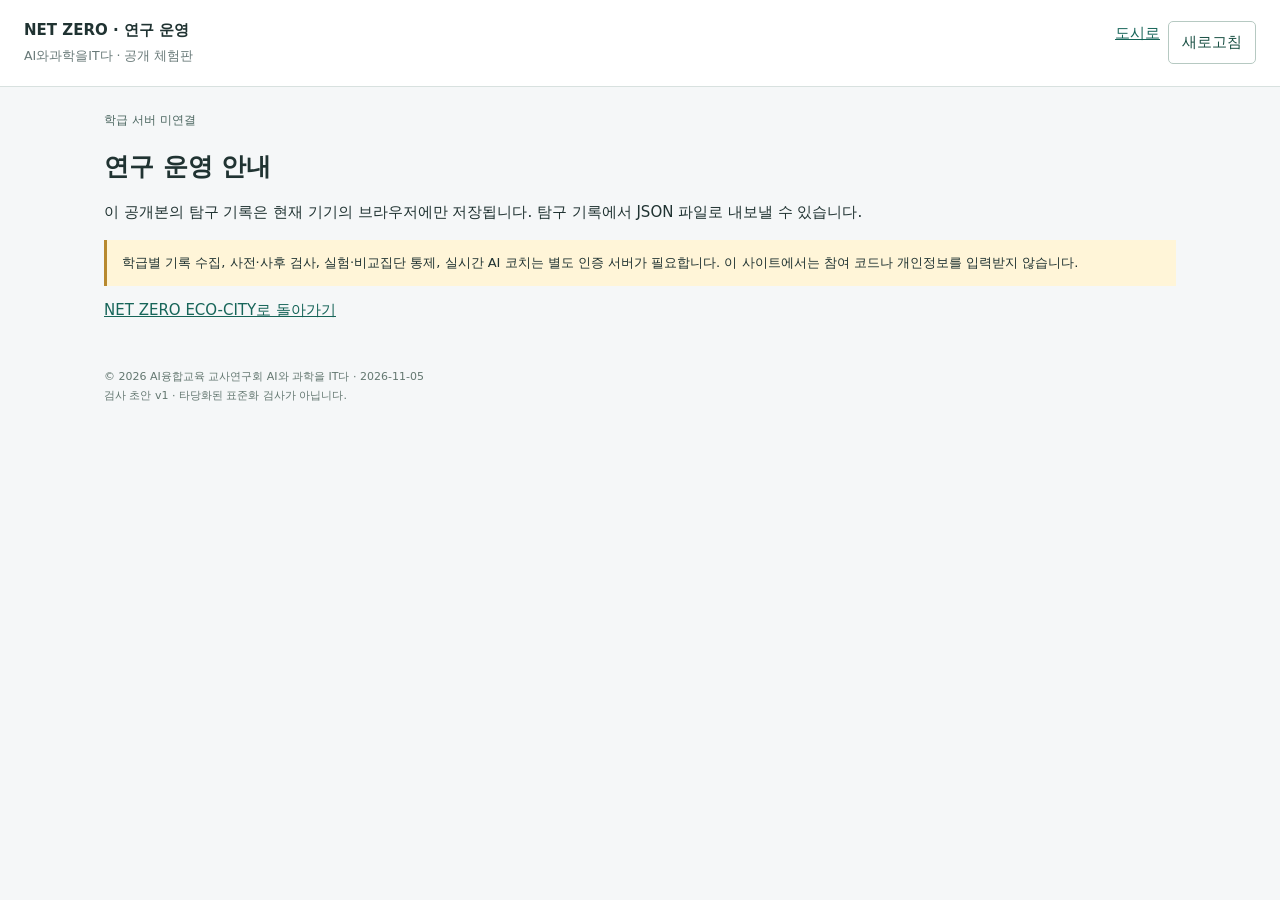
<file: research.html>
<!doctype html><html lang="ko"><head><meta name="netzero-hosting" content="static"><meta charset="utf-8"><meta name="viewport" content="width=device-width,initial-scale=1"><link rel="icon" href="data:,"><title>NET ZERO · 연구 운영</title>
<style>
*{box-sizing:border-box}body{margin:0;background:#f5f7f8;color:#203332;font:15px/1.65 system-ui,'Malgun Gothic',sans-serif;letter-spacing:0}header{padding:18px 24px;background:#fff;border-bottom:1px solid #d8e1df;display:flex;justify-content:space-between;align-items:center;gap:12px}header b{display:block}header small{color:#687978}main{max-width:1120px;margin:auto;padding:24px}h1{font-size:25px}h2{font-size:20px}h3{font-size:16px}h1,h2,h3{margin:0 0 12px}p{margin:8px 0 16px}a{color:#176559}button,input,select,textarea{font:inherit}button{padding:8px 13px;border:1px solid #b6c9c2;border-radius:5px;background:white;color:#1a5044;cursor:pointer;min-height:40px}button.primary{background:#196756;color:white}button:disabled{opacity:.5;cursor:not-allowed}input,select,textarea{padding:9px;border:1px solid #b7c9c4;border-radius:4px;background:#fff;max-width:100%}textarea{width:100%;min-height:100px;resize:vertical}label{display:block;margin:12px 0}label input:not([type=checkbox]),label select{display:block;width:100%;margin-top:4px}section{padding:24px 0;border-bottom:1px solid #d7e0dd}.row{display:flex;flex-wrap:wrap;align-items:center;gap:10px}.grid{display:grid;grid-template-columns:1fr 1fr;gap:28px}.note{padding:12px 15px;background:#fff5d8;border-left:3px solid #b7892f;margin:12px 0;font-size:13px}.muted,small{color:#647774}.error{color:#a52b22;white-space:pre-wrap}.table-wrap{overflow:auto}table{width:100%;border-collapse:collapse;background:white;font-size:13px}td,th{text-align:left;padding:10px;border-bottom:1px solid #dbe3df;vertical-align:top}th{background:#e8f0ed}.answer{white-space:pre-wrap;background:white;padding:12px;border-left:3px solid #76a899}.pill{padding:3px 7px;border-radius:3px;background:#e2ece8;font-size:12px}.score select{width:100px}.score small{display:block;margin-bottom:8px}.tools{display:flex;gap:8px;flex-wrap:wrap}.warn{color:#9e5521}#status{font-size:12px;color:#4b6660}footer{padding:30px 0;font-size:11px;color:#637770}button:focus-visible,a:focus-visible,input:focus-visible,textarea:focus-visible,select:focus-visible{outline:3px solid #c7952c;outline-offset:2px}@media(max-width:650px){header{padding:12px;align-items:flex-start}header b{font-size:14px}header small{font-size:10px}main{padding:16px}.grid{grid-template-columns:1fr;gap:0}th,td{padding:8px}.tools{max-width:180px}h1{font-size:22px}}
</style></head><body><header><div><b>NET ZERO · 연구 운영</b><small>AI융합교육 교사연구회 AI와 과학을 IT다 · 로컬 시범 운영</small></div><div class="tools"><a href="./">도시로</a><button id="refresh" title="새로고침">새로고침</button><button id="logout" hidden>로그아웃</button></div></header><main><div id="status" role="status"></div><p id="error" class="error" role="alert"></p><div id="view"></div><footer id="app-credit">© 2026 AI융합교육 교사연구회 AI와 과학을 IT다 · 2026-11-05<br>검사 초안 v1 · 타당화된 표준화 검사가 아닙니다.</footer></main>
<script>
'use strict';
const $=s=>document.querySelector(s),esc=x=>String(x??'').replace(/[&<>"']/g,c=>({'&':'&amp;','<':'&lt;','>':'&gt;','"':'&quot;',"'":'&#39;'}[c]));
const staticHosting=document.querySelector('meta[name="netzero-hosting"]')?.content==='static';
let role=sessionStorage.getItem('researchRole'),token=sessionStorage.getItem('researchToken'),classes=[],detail=null,test=null,issued=null;
const phases={pre:'사전 검사',learning:'수업 진행',post:'사후 검사',closed:'종료'};
async function api(route,data){const r=await fetch('/api/research/'+route,{method:data?'POST':'GET',headers:{'Content-Type':'application/json','x-research-token':token||''},...(data?{body:JSON.stringify(data)}:{})});const d=await r.json();if(!r.ok){if(r.status===401&&token){sessionStorage.removeItem('researchToken');sessionStorage.removeItem('researchRole');token=null;role=null}throw Error(d.error)}return d}
function session(d,r){token=d.token;role=r;sessionStorage.setItem('researchToken',token);sessionStorage.setItem('researchRole',r)}
function download(name,data,type){const u=URL.createObjectURL(new Blob([data],{type})),a=document.createElement('a');a.href=u;a.download=name;a.click();setTimeout(()=>URL.revokeObjectURL(u),1000)}
const csv=rows=>'\ufeff'+rows.map(row=>row.map(x=>'"'+String(x??'').replace(/^[=+@\-\t\r]/,"'$&").replace(/"/g,'""')+'"').join(',')).join('\r\n');
const total=s=>s?.values?.reduce((a,b)=>a+b,0)??'';
async function home(){ if(staticHosting){$('#logout').hidden=true;document.querySelector('header small').textContent='AI와과학을IT다 · 공개 체험판';$('#status').textContent='학급 서버 미연결';$('#view').innerHTML='<h1>연구 운영 안내</h1><p>이 공개본의 탐구 기록은 현재 기기의 브라우저에만 저장됩니다. 탐구 기록에서 JSON 파일로 내보낼 수 있습니다.</p><div class="note">학급별 기록 수집, 사전·사후 검사, 실험·비교집단 통제, 실시간 AI 코치는 별도 인증 서버가 필요합니다. 이 사이트에서는 참여 코드나 개인정보를 입력받지 않습니다.</div><p><a href="./">NET ZERO ECO-CITY로 돌아가기</a></p>';return}$('#error').textContent='';$('#logout').hidden=!token;if(!token){const d=await api('status');$('#view').innerHTML='<h1>연구 참여 및 운영</h1><div class="note">로컬 파일럿입니다. 실명·학번은 입력하지 마세요. 검사 문항·동의 절차·보관 계획을 검토한 뒤 연구에 사용하세요.</div><div class="grid"><section><h2>학생 참여</h2><form id="join"><label>학급 코드<input name="classCode" required autocomplete="off"></label><label>개인 참여 코드<input name="code" required autocomplete="off"></label><button class="primary">참여하기</button></form></section><section><h2>교사 '+(d.setupRequired?'최초 설정':'로그인')+'</h2><form id="teacher-login" data-setup="'+d.setupRequired+'"><label>교사 암호<input type="password" name="password" minlength="12" maxlength="200" required autocomplete="current-password"></label>'+(d.setupRequired?'<label>암호 확인<input type="password" name="confirm" minlength="12" required autocomplete="new-password"></label><p class="muted">12자 이상. 이 컴퓨터의 첫 교사 계정을 만듭니다.</p>':'')+'<button class="primary">'+(d.setupRequired?'교사 계정 만들기':'로그인')+'</button></form></section></div>';return}if(role==='teacher')await dashboard();else await student()}
async function dashboard(){const d=await api('classes');classes=d.classes;$('#view').innerHTML='<h1>학급 연구 현황</h1><p class="muted">집단 배정과 자료 버전은 생성 후 고정됩니다. 검사는 두 집단에 동일한 A/B 문항을 교차 배정합니다.</p><details><summary>새 학급 만들기</summary><form id="create"><div class="grid"><label>학급 별칭<input name="name" maxlength="60" required placeholder="예: 파일럿 A"></label><label>인원<input type="number" name="count" min="1" max="60" value="24" required></label></div><label>학급 조건<select name="mode"><option value="comparison">비교집단 · 적응형 AI 없음</option><option value="guided">실험집단 · 적응형 AI 코치</option></select></label><label><input type="checkbox" name="reviewed" required> 검사 초안, 참여 안내·동의 및 보관 계획을 검토했습니다.</label><p class="muted">이 확인은 실제 동의서를 대신하지 않습니다. 학급 수준 배정은 무작위 배정이 아닙니다.</p><button class="primary">학급 생성</button></form></details>'+classes.map(c=>'<section><div class="row"><h2>'+esc(c.name)+'</h2><span class="pill">'+(c.mode==='guided'?'실험집단':'비교집단')+'</span><span class="pill">'+phases[c.phase]+'</span></div><p>학급 코드 <b>'+esc(c.code)+'</b> · '+c.participants.length+'명 · 자료 '+c.dataVersion.slice(0,12)+'</p><div class="row"><button data-export="'+c.id+'">연구 JSON</button><button data-csv="'+c.id+'">점수 CSV</button></div>'+(c.phase!=='closed'?'<form class="phase-form" data-id="'+c.id+'"><div class="row"><input name="reason" required maxlength="500" placeholder="단계 전환 사유" aria-label="단계 전환 사유"><label><input type="checkbox" name="confirmMissing"> 미제출자 확인</label><button>다음 단계: '+phases[['pre','learning','post','closed'][['pre','learning','post','closed'].indexOf(c.phase)+1]]+'</button></div></form>':'')+'<div class="table-wrap"><table><tr><th>참여자</th><th>문항 순서</th><th>사전/사후</th><th>사전/사후 점수</th><th>수업 완료</th><th>서버 AI 응답</th><th>최종 수집</th><th></th></tr>'+c.participants.map(p=>'<tr><td>'+esc(p.alias)+(p.withdrawn?' · 중단':'')+'</td><td>'+p.sequence+'</td><td>'+(p.pre?'제출':'미제출')+' / '+(p.post?'제출':'미제출')+'</td><td>'+total(p.scores.pre)+' / '+total(p.scores.post)+'</td><td>'+p.done.filter(Boolean).length+'/4</td><td>'+p.aiCalls+'</td><td>'+esc(p.updated?new Date(p.updated).toLocaleString('ko-KR'):'없음')+'</td><td><button data-detail="'+p.id+'">응답·채점</button></td></tr>').join('')+'</table></div></section>').join('');const status=await fetch('/api/status').then(r=>r.json());$('#status').textContent=status.claude?'Claude 연결 설정 있음 · 실제 응답 성공 횟수를 별도 확인하세요.':'Claude 미연결 · 실험집단으로 배정해도 실제 AI 처치는 제공되지 않습니다.'}
function issuance(d){issued=d;$('#view').innerHTML='<h1>참여 코드 발급</h1><div class="note">개인 코드는 지금 한 번만 표시됩니다. 내려받아 학생별로 따로 전달하세요. 코드는 비밀번호와 같이 취급하세요.</div><p>학급 코드: <b>'+esc(d.class.code)+'</b></p><div class="row"><button id="issued-download" class="primary">참여 코드 CSV 저장</button><button id="back">학급 현황</button></div><div class="table-wrap"><table><tr><th>별칭</th><th>개인 코드</th><th>문항 순서</th></tr>'+d.issued.map(p=>'<tr><td>'+p.alias+'</td><td>'+p.code+'</td><td>'+p.sequence+'</td></tr>').join('')+'</table></div>'}
async function student(){const m=await api('me');$('#status').textContent=m.className+' · '+m.participant.alias;$('#view').innerHTML='<h1>'+phases[m.phase]+'</h1>'+(m.phase==='learning'?'<p>탐구 기록은 이 학급의 개인 기록으로 수집됩니다.</p><a href="./?study=1">도시 입장</a>':m.phase==='closed'?'<p>학급 연구가 종료되었습니다.</p>':'<button id="test-start" class="primary">검사 열기</button>')+'<p class="muted">개인 코드는 다른 사람과 공유하지 마세요. 종료할 때 로그아웃하세요.</p>'}
async function showTest(){test=await api('test');const t=test,f=t.form;$('#view').innerHTML='<h1>'+phases[t.phase]+' · 자료 해석</h1><p class="muted">수행문항 초안 '+esc(t.form.id)+' · 교육용 가상 데이터 · 총배출 천 tCO₂e/년, 인구 천 명</p><table><tr><th>연도</th><th>A도시 총배출</th><th>B도시 총배출</th></tr>'+f.years.map((y,i)=>'<tr><td>'+y+'</td><td>'+f.a[i]+'</td><td>'+f.b[i]+'</td></tr>').join('')+'</table><p>마지막 연도 인구: A도시 '+f.pop[0]+'천 명, B도시 '+f.pop[1]+'천 명.</p>'+(t.submitted?'<div class="note">제출되었습니다. 제출한 응답은 변경할 수 없습니다.</div><button id="back">참여 현황</button>':'<form id="assessment">'+t.questions.slice(0,5).map((q,i)=>'<label>'+(i+1)+'. '+esc(q)+(t.initialAt?'<div class="answer">'+esc(t.answers[i])+'</div>':'<textarea name="q'+i+'" maxlength="5000" required>'+esc(t.answers[i]||'')+'</textarea>')+'</label>').join('')+(t.initialAt?'<div class="note"><b>추가 자료</b><br>'+esc(f.extra)+'</div><label>6. '+esc(t.questions[5])+'<textarea name="q5" maxlength="5000" required>'+esc(t.finalDraft)+'</textarea></label><div class="row"><button type="button" id="revision-draft">임시 저장</button><button class="primary">최종 제출</button></div>':'<div class="row"><button type="button" id="test-draft">임시 저장</button><button class="primary">최초 판단 확정 · 추가 자료 확인</button></div><p class="muted">확정 후 1~5번은 수정할 수 없습니다. 새 자료에 대한 판단은 6번에 적습니다.</p>')+'</form>')}
async function showDetail(id){detail=await api('detail',{id});const p=detail;$('#view').innerHTML='<div class="row"><h1>'+esc(p.alias)+' · 응답과 채점</h1><button id="back">학급 현황</button></div><p class="muted">집단 조건을 숨긴 채 응답을 검토합니다. 점수는 자동 산출하지 않습니다. 각 영역 0~3점, 총 18점.</p>'+['pre','post'].map(phase=>{const t=p.tests[phase];return '<section><h2>'+phases[phase]+'</h2>'+(!t?'<p>시작 전</p>':t.answers.map((a,i)=>'<h3>'+(i+1)+'. 응답</h3><div class="answer">'+esc(a)+'</div>').join('')+(t.submitted?'<form class="score" data-phase="'+phase+'">'+p.rubrics[phase].map((r,i)=>'<label>영역 '+(i+1)+'<small>'+esc(r)+'</small><select name="s'+i+'" required><option value="">미채점</option>'+[0,1,2,3].map(n=>'<option '+(p.scores[phase]?.values[i]===n?'selected':'')+'>'+n+'</option>').join('')+'</select></label>').join('')+'<label>채점 근거 / 변경 사유<textarea name="note" maxlength="2000" required>'+esc(p.scores[phase]?.note||'')+'</textarea></label><button class="primary">채점 저장</button></form>':'<p>최종 제출 전 · 채점 불가</p>'))+'</section>'}).join('')+'<section><h2>수집된 탐구 기록</h2><p>근거 '+(p.snapshot?.evidence?.length||0)+'개 · 수정 이력 '+(p.snapshot?.revisions?.length||0)+'건 · 서버 AI 응답 '+p.aiCalls+'회</p><details><summary>탐구 답변</summary>'+Object.entries(p.snapshot?.answers||{}).map(([k,v])=>'<h3>'+esc(k)+'</h3><div class="answer">'+esc(v)+'</div>').join('')+'</details><p class="muted">클릭 수·문장 길이·AI 횟수는 학습 성과 점수가 아닙니다.</p></section><section><h2>참여 중단</h2><form id="withdraw"><label>중단 사유<input name="reason" required maxlength="500"></label><button '+(p.withdrawn?'disabled':'')+'>접근 중단</button></form><p class="muted">중단은 기록 삭제가 아닙니다. 기존 자료는 보관 계획에 따라 별도 관리하세요.</p></section>'}
document.addEventListener('submit',async e=>{e.preventDefault();const f=e.target,b=f.querySelector('button[type=submit],button:not([type])'),v=Object.fromEntries(new FormData(f));if(b)b.disabled=true;$('#error').textContent='';try{
 if(f.id==='teacher-login'){if(f.dataset.setup==='true'&&v.password!==v.confirm)throw Error('암호 확인이 일치하지 않습니다.');session(await api(f.dataset.setup==='true'?'setup':'login',{password:v.password}),'teacher');await home()}
 if(f.id==='join'){session(await api('join',v),'student');await home()}
 if(f.id==='create'){const d=await api('classes',{name:v.name,count:+v.count,mode:v.mode,reviewed:v.reviewed==='on'});issuance(d)}
 if(f.classList.contains('phase-form')){const c=classes.find(x=>x.id===f.dataset.id),phase=['pre','learning','post','closed'][['pre','learning','post','closed'].indexOf(c.phase)+1];if(!confirm('단계를 전환하면 이전 단계로 돌아갈 수 없습니다. 계속할까요?'))return;await api('phase',{classId:c.id,phase,reason:v.reason,confirmMissing:v.confirmMissing==='on'});await dashboard()}
 if(f.id==='assessment'){if(!confirm(test.initialAt?'최종 제출할까요?':'최초 응답을 확정할까요? 이후 수정할 수 없습니다.'))return;await api('test/save',test.initialAt?{phase:test.phase,action:'final',answer:v.q5}:{phase:test.phase,action:'initial',answers:[0,1,2,3,4].map(i=>v['q'+i])});await showTest()}
 if(f.classList.contains('score')){await api('score',{id:detail.id,phase:f.dataset.phase,scores:[0,1,2,3,4,5].map(i=>+v['s'+i]),note:v.note});$('#status').textContent='채점을 저장했습니다.';await showDetail(detail.id)}
 if(f.id==='withdraw'){if(!confirm('이 참여자의 접근을 중단할까요?'))return;await api('withdraw',{id:detail.id,reason:v.reason});await showDetail(detail.id)}
 }catch(err){$('#error').textContent=err.message}finally{if(b)b.disabled=false}});
document.addEventListener('click',async e=>{const b=e.target.closest('button');if(!b||b.closest('form')&&b.type==='submit')return;try{
 if(b.id==='logout'){try{await api('logout',{})}finally{sessionStorage.removeItem('researchToken');sessionStorage.removeItem('researchRole');token=null;role=null;await home()}}
 if(['refresh','back'].includes(b.id))await home();if(b.id==='test-start')await showTest();
 if(b.id==='issued-download')download('participant-codes.csv',csv([['class','alias','personal_code','sequence'],...issued.issued.map(p=>[issued.class.code,p.alias,p.code,p.sequence])]),'text/csv');
 if(b.id==='test-draft'){const v=Object.fromEntries(new FormData($('#assessment')));await api('test/save',{phase:test.phase,action:'draft',answers:[0,1,2,3,4].map(i=>v['q'+i]||'')});$('#status').textContent='검사 임시 저장 완료';}
 if(b.id==='revision-draft'){await api('test/save',{phase:test.phase,action:'revision-draft',answer:document.querySelector('[name="q5"]').value});$('#status').textContent='수정 응답 임시 저장 완료';}
 if(b.dataset.detail)await showDetail(b.dataset.detail);
 if(b.dataset.export||b.dataset.csv){const d=await api('export',{classId:b.dataset.export||b.dataset.csv});if(b.dataset.export)download('study-records.json',JSON.stringify(d,null,2),'application/json');else download('study-scores.csv',csv([['class','alias','group','sequence','withdrawn','pre','post','difference','ai_responses','data_version'],...d.participants.map(p=>{const a=total(p.scores.pre),z=total(p.scores.post);return[d.class.name,p.alias,d.class.mode,p.sequence,!!p.withdrawn,a,z,a!==''&&z!==''?z-a:'',p.aiCalls||0,d.class.dataVersion]})]),'text/csv')}
 }catch(err){$('#error').textContent=err.message}});
home().catch(e=>$('#error').textContent=e.message);
</script></body></html>
</file>
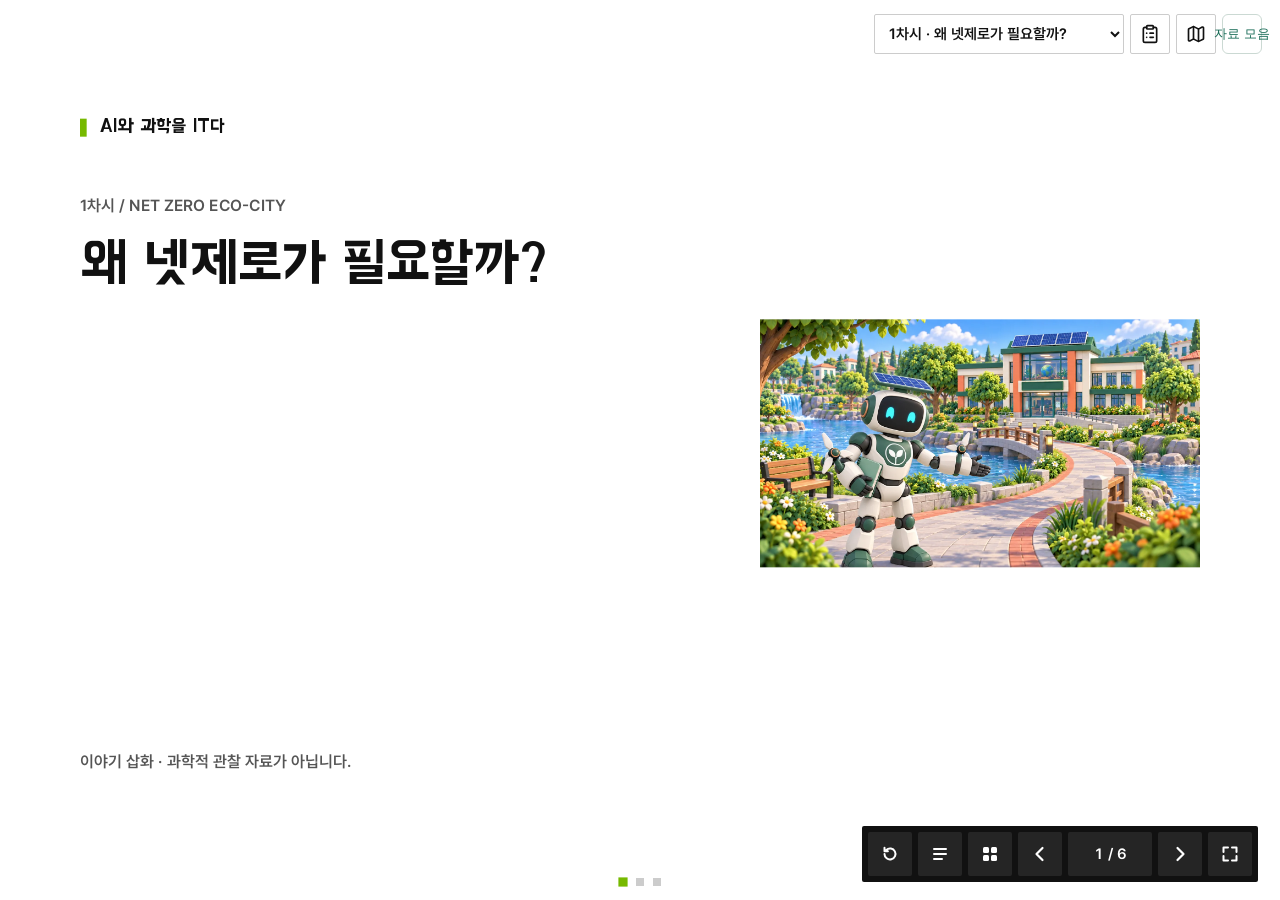
<file: teacher.html>
<!doctype html>
<html lang="ko">
<head>
<meta charset="utf-8"><meta name="viewport" content="width=device-width,initial-scale=1">
<meta name="netzero-hosting" content="static"><meta name="robots" content="noindex"><title>NET ZERO ECO-CITY | 차시별 도입</title>
<link rel="icon" href="data:,"><link rel="stylesheet" href="assets/lecture/core.css"><link rel="stylesheet" href="assets/lecture/classroom.css">
<link rel="stylesheet" href="assets/learning/teacher.css">
<link rel="stylesheet" href="assets/lecture/white-theme.css?v=20261104">
</head>
<body data-course="netzero">
<div id="viewport"><div id="stage"></div></div>
<nav class="course-tools" aria-label="차시 선택"><label><span class="sr-only">차시</span><select id="lessonSelect"></select></label><button id="guideOpen" title="교사 운영 안내" aria-label="교사 운영 안내"><i data-lucide="clipboard-list"></i></button><a id="appLink" href="./" title="탐사 현장" aria-label="탐사 현장"><i data-lucide="map"></i></a></nav>
<dialog id="teacherGuide" aria-labelledby="guideTitle"><header><h1 id="guideTitle">수업 운영 안내</h1><button id="guideClose" aria-label="안내 닫기" title="안내 닫기"><i data-lucide="x"></i></button></header><div id="guideBody"></div></dialog>
<script src="vendor/lucide.min.js"></script><script src="assets/lecture/lessons.js"></script><script src="assets/lecture/core.js"></script><script src="assets/lecture/classroom.js"></script>
<script src="assets/learning/curriculum.js"></script><script src="assets/learning/teacher.js"></script>
<script src="assets/hub/entry.js?v=20261106" data-hub="hub.html"></script>
</body></html>
</file>
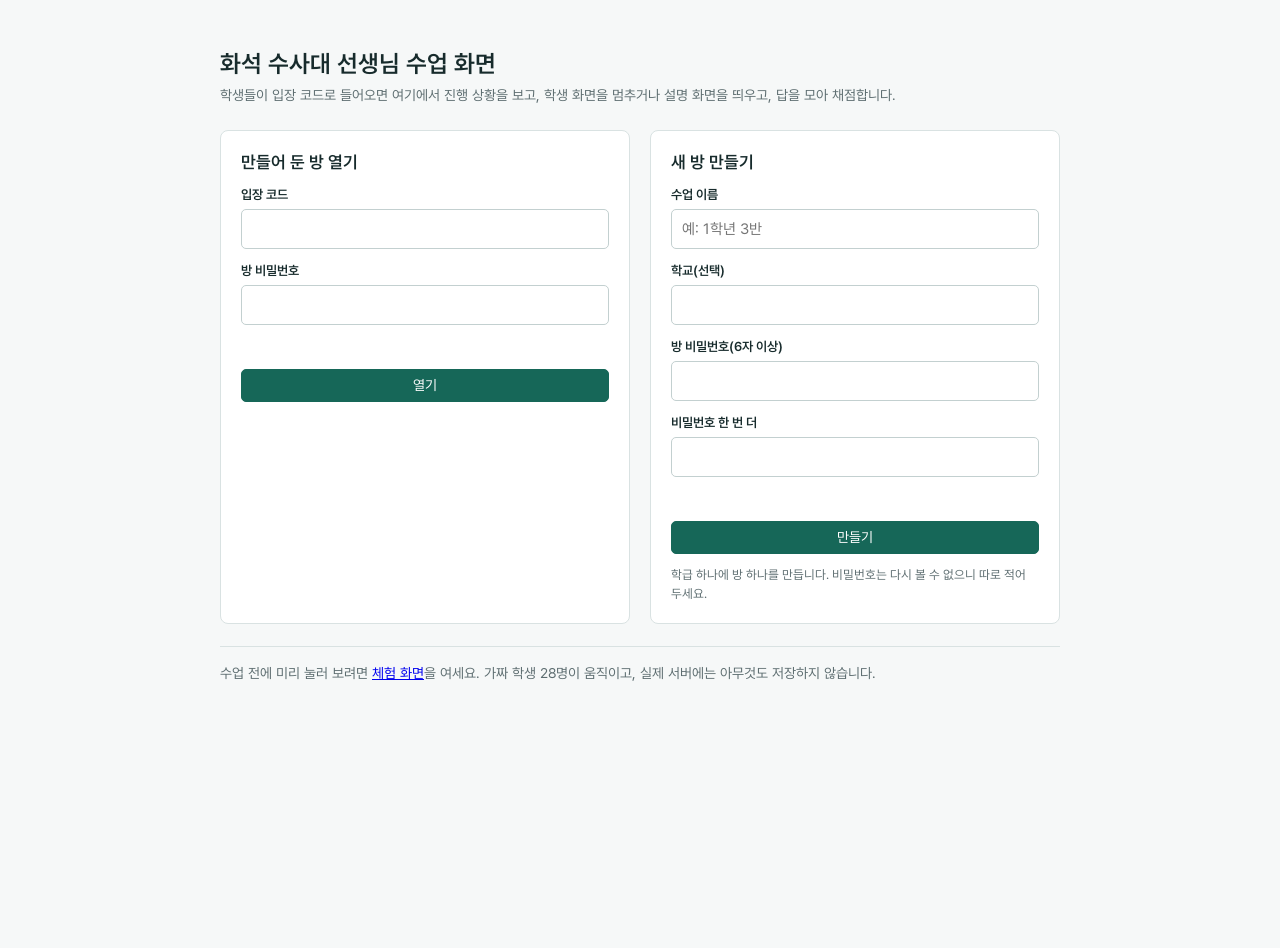
<file: fossil-detectives/dashboard.html>
<!doctype html>
<html lang="ko" data-program="fossil">
<head>
<meta charset="utf-8"><meta name="viewport" content="width=device-width,initial-scale=1">
<meta name="robots" content="noindex">
<title>화석 수사대 · 선생님 수업 화면</title>
<meta name="description" content="학생 진행 상황을 보고, 수업 중 학생 화면을 멈추거나 설명 화면을 띄우고, 답을 모아 보고 루브릭으로 채점하는 선생님 화면">
<link rel="icon" href="data:,">
<style>
@font-face{font-family:'Pretendard';src:url('../assets/fonts/pretendard-regular.otf') format('opentype');font-weight:400;font-display:swap}
@font-face{font-family:'Pretendard';src:url('../assets/fonts/pretendard-semibold.otf') format('opentype');font-weight:600 800;font-display:swap}
</style>
<link rel="stylesheet" href="assets/class/dashboard.css">
</head>
<body>
<div id="app" aria-live="off"></div>
<div id="toast" role="status" aria-live="polite"></div>
<script src="assets/class/api.js"></script>
<script src="assets/class/fossil-rubric.js"></script>
<script src="assets/class/fossil.js"></script>
<script src="assets/class/sample-fossil.js"></script>
<script src="assets/class/mock-server.js"></script>
<script src="assets/class/dashboard.js"></script>
</body>
</html>
</file>
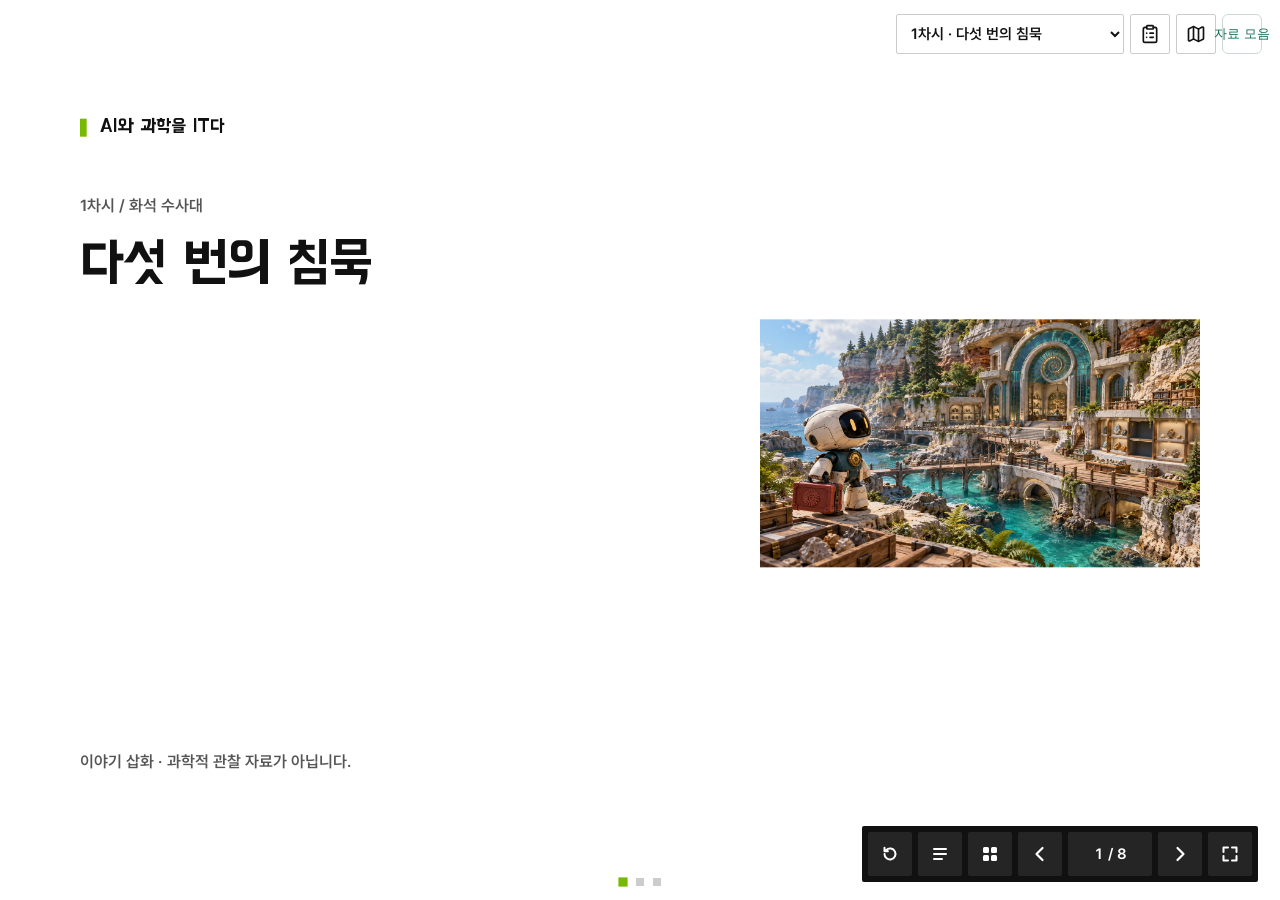
<file: fossil-detectives/teacher.html>
<!doctype html>
<html lang="ko">
<head>
<meta charset="utf-8"><meta name="viewport" content="width=device-width,initial-scale=1">
<meta name="robots" content="noindex"><title>화석 수사대 | 차시별 도입</title>
<link rel="icon" href="data:,"><link rel="stylesheet" href="assets/lecture/core.css"><link rel="stylesheet" href="assets/lecture/classroom.css">
<link rel="stylesheet" href="assets/evidence/marine-guide.css"><link rel="stylesheet" href="assets/lecture/graph-lesson.css">
<link rel="stylesheet" href="assets/evidence/scaffolds.css"><link rel="stylesheet" href="assets/lecture/scaffold-lesson.css">
<link rel="stylesheet" href="assets/lecture/white-theme.css?v=20261104">
</head>
<body data-course="fossil">
<div id="viewport"><div id="stage"></div></div>
<nav class="course-tools" aria-label="차시 선택"><label><span class="sr-only">차시</span><select id="lessonSelect"></select></label><button id="guideOpen" title="교사 운영 안내" aria-label="교사 운영 안내"><i data-lucide="clipboard-list"></i></button><a id="appLink" href="./" title="탐사 현장" aria-label="탐사 현장"><i data-lucide="map"></i></a></nav>
<dialog id="teacherGuide" aria-labelledby="guideTitle"><header><h1 id="guideTitle">수업 운영 안내</h1><button id="guideClose" aria-label="안내 닫기" title="안내 닫기"><i data-lucide="x"></i></button></header><div id="guideBody"></div></dialog>
<script src="vendor/lucide.min.js"></script><script src="assets/lecture/lessons.js"></script><script src="assets/lecture/role-examples.js"></script><script src="assets/lecture/core.js"></script><script src="assets/lecture/classroom.js"></script>
<script src="assets/evidence/marine-guide.js"></script><script src="assets/lecture/graph-lesson.js"></script>
<script src="assets/evidence/scaffolds.js"></script><script src="assets/lecture/scaffold-lesson.js"></script>
<script src="../assets/hub/entry.js?v=20261106" data-hub="../hub.html"></script>
</body></html>
</file>
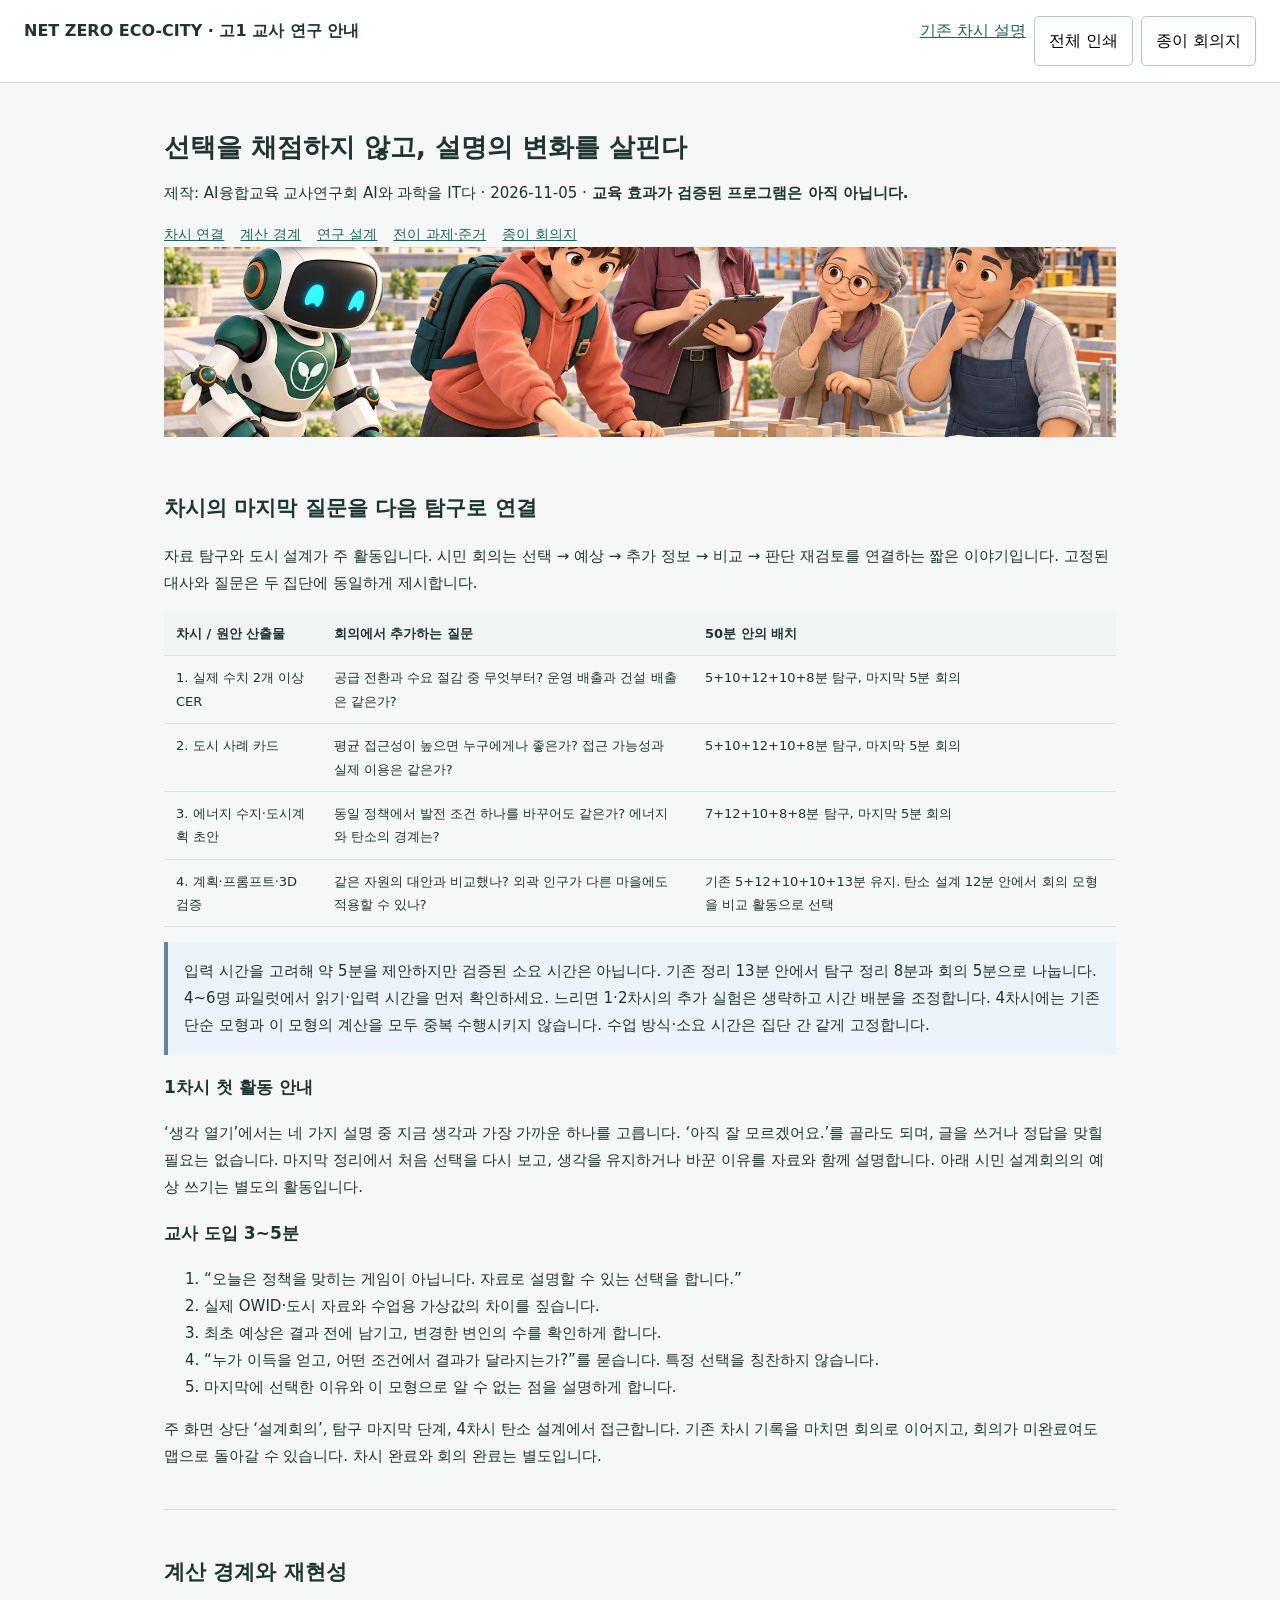
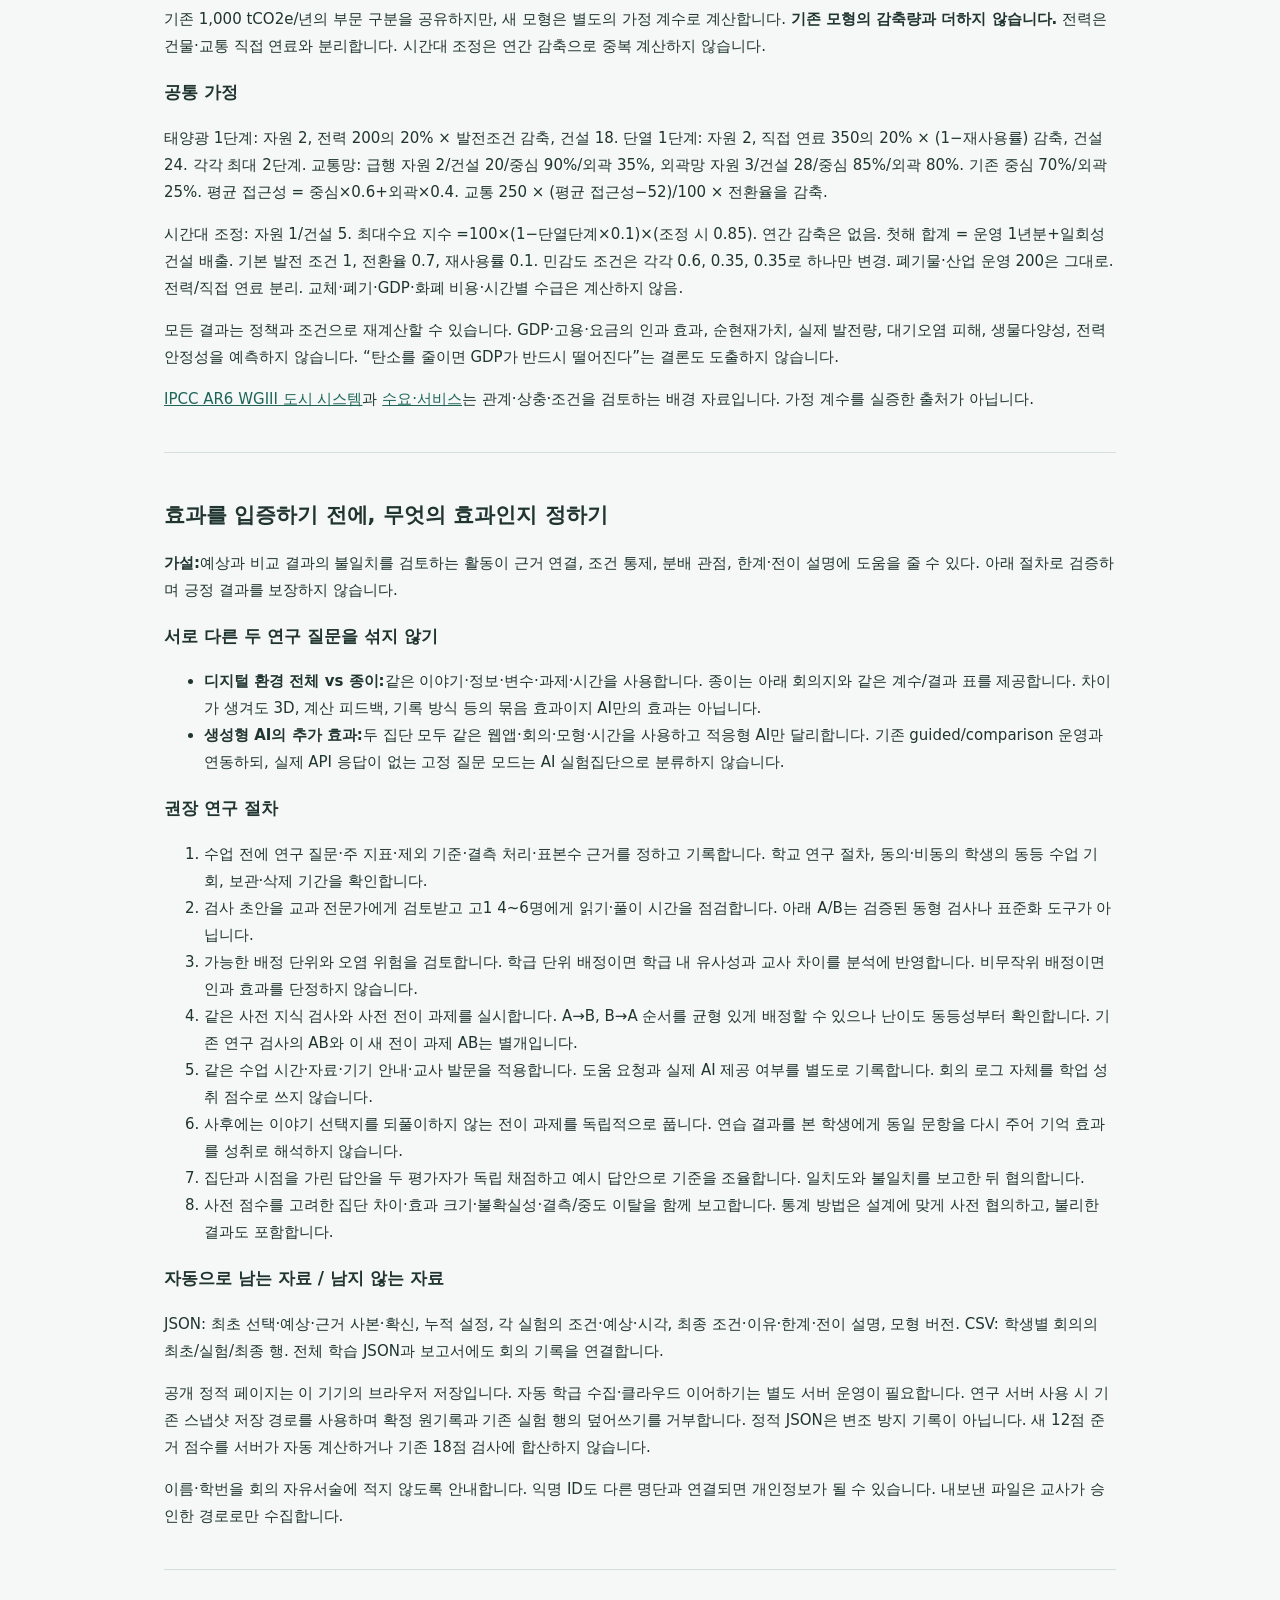
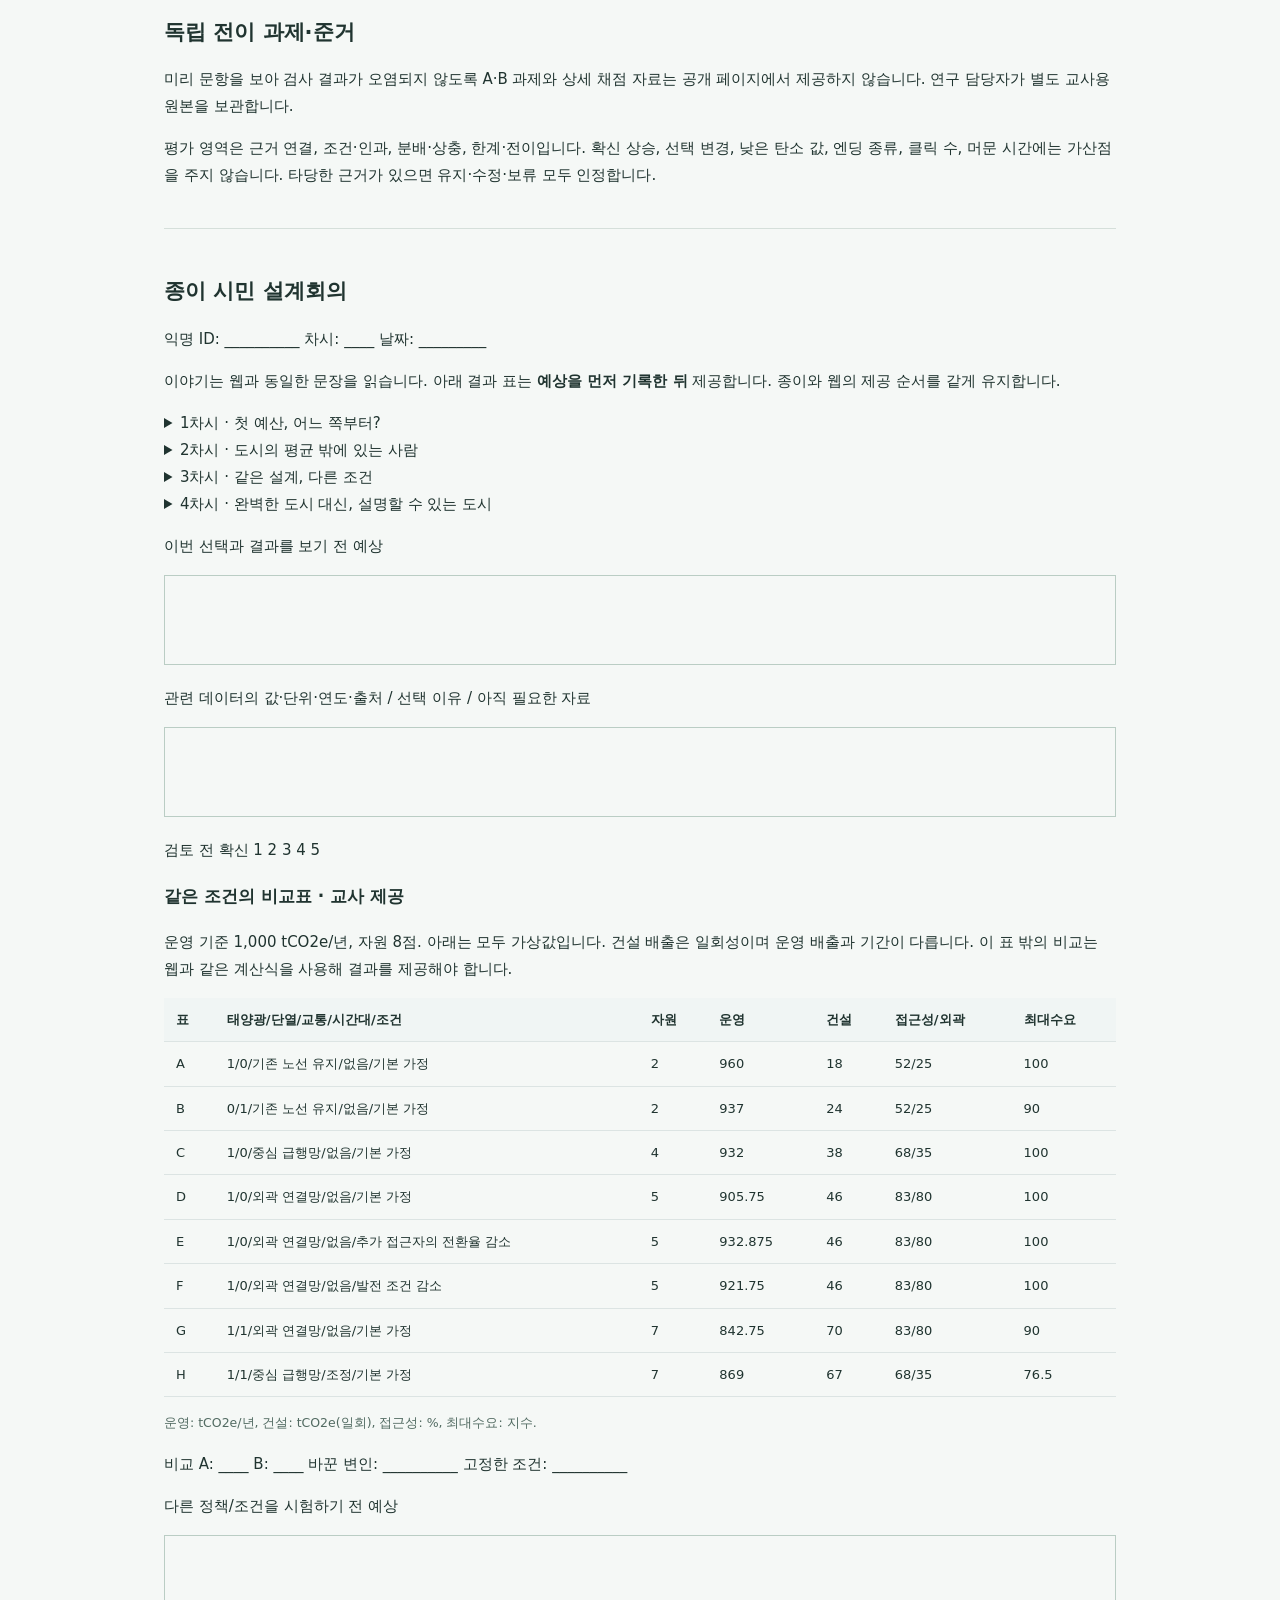
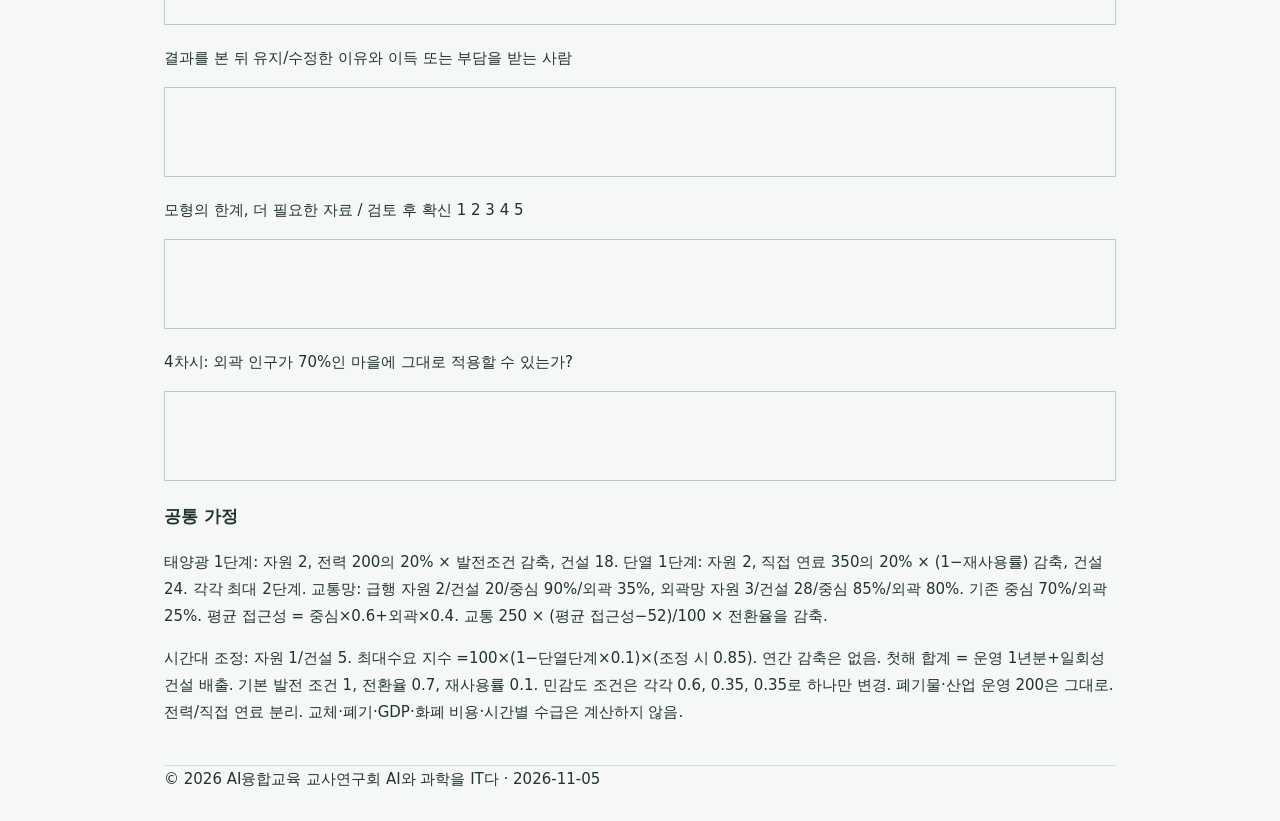
<file: assets/council/teacher.html>
<!doctype html>
<html lang="ko"><head><meta name="netzero-hosting" content="static"><meta charset="utf-8"><meta name="viewport" content="width=device-width,initial-scale=1"><title>시민 설계회의 · 교사 연구 안내</title><link rel="icon" href="data:,"><link rel="stylesheet" href="style.css"><style>
*{box-sizing:border-box}body{margin:0;background:#f5f8f6;color:#203430;font:16px/1.85 system-ui,'Malgun Gothic',sans-serif;letter-spacing:0}header{background:#fff;border-bottom:1px solid #ccd9d4;padding:16px 24px;display:flex;flex-wrap:wrap;justify-content:space-between;gap:12px}a{color:#1e6557}button{border:1px solid #b4cac0;border-radius:5px;background:white;padding:9px 14px;font:inherit;cursor:pointer}main{max-width:1000px;margin:auto;padding:28px 24px}h1{font-size:28px;line-height:1.5}h2{font-size:22px}h3{font-size:18px}section{padding:24px 0;border-bottom:1px solid #d5dfda}nav{display:flex;flex-wrap:wrap;gap:16px;font-size:14px}table{width:100%;border-collapse:collapse;font-size:14px;text-align:left}td,th{border-bottom:1px solid #cddbd6;padding:10px;vertical-align:top}th{background:#eaf2ed}.notice{background:#edf3fa;border-left:4px solid #6186a8;padding:16px}.paper-line{height:90px;border:1px solid #bacdc4;margin:8px 0 20px}.banner{width:100%;height:190px;object-fit:cover}small{color:#526b62}.rubric{min-width:650px}.form-tab{padding:12px;background:#eaf2ed}.teacher-actions{display:flex;gap:8px;flex-wrap:wrap}@media(max-width:600px){main{padding:18px}h1{font-size:23px}td,th{padding:7px}.banner{height:140px}}@media print{header,nav,.teacher-actions,.banner{display:none}main{max-width:none;padding:0}body{background:white;font-size:11pt}section{break-inside:auto}body.paper-only main>section:not(#paper),body.paper-only main>h1,body.paper-only main>p{display:none}body.tests-only main>section:not(#assessment),body.tests-only main>h1,body.tests-only main>p{display:none}.teacher-notes{break-before:page}body.tests-only .teacher-notes{display:none}body.tests-only #form-b{break-before:page}a{color:black}tr,.paper-line{break-inside:avoid}}
</style></head><body><header><b>NET ZERO ECO-CITY · 고1 교사 연구 안내</b><div class="teacher-actions"><a href="../../teacher.html">기존 차시 설명</a><button data-print="all">전체 인쇄</button><button data-print="paper-only">종이 회의지</button></div></header>
<main class="cq-root"><h1>선택을 채점하지 않고, 설명의 변화를 살핀다</h1><p>제작: AI융합교육 교사연구회 AI와 과학을 IT다 · 2026-11-05 · <b>교육 효과가 검증된 프로그램은 아직 아닙니다.</b></p>
<nav><a href="#flow">차시 연결</a><a href="#model">계산 경계</a><a href="#research">연구 설계</a><a href="#assessment">전이 과제·준거</a><a href="#paper">종이 회의지</a></nav>
<img class="banner" src="../story/district-04-arrival-v2.webp" alt="설계 회의에 모인 도시 조사팀의 가상 이야기 장면">
<section id="flow"><h2>차시의 마지막 질문을 다음 탐구로 연결</h2><p>자료 탐구와 도시 설계가 주 활동입니다. 시민 회의는 선택 → 예상 → 추가 정보 → 비교 → 판단 재검토를 연결하는 짧은 이야기입니다. 고정된 대사와 질문은 두 집단에 동일하게 제시합니다.</p>
<div class="cq-table-wrap"><table><thead><tr><th>차시 / 원안 산출물</th><th>회의에서 추가하는 질문</th><th>50분 안의 배치</th></tr></thead><tbody>
<tr><td>1. 실제 수치 2개 이상 CER</td><td>공급 전환과 수요 절감 중 무엇부터? 운영 배출과 건설 배출은 같은가?</td><td>5+10+12+10+8분 탐구, 마지막 5분 회의</td></tr>
<tr><td>2. 도시 사례 카드</td><td>평균 접근성이 높으면 누구에게나 좋은가? 접근 가능성과 실제 이용은 같은가?</td><td>5+10+12+10+8분 탐구, 마지막 5분 회의</td></tr>
<tr><td>3. 에너지 수지·도시계획 초안</td><td>동일 정책에서 발전 조건 하나를 바꾸어도 같은가? 에너지와 탄소의 경계는?</td><td>7+12+10+8+8분 탐구, 마지막 5분 회의</td></tr>
<tr><td>4. 계획·프롬프트·3D 검증</td><td>같은 자원의 대안과 비교했나? 외곽 인구가 다른 마을에도 적용할 수 있나?</td><td>기존 5+12+10+10+13분 유지. 탄소 설계 12분 안에서 회의 모형을 비교 활동으로 선택</td></tr>
</tbody></table></div>
<p class="notice">입력 시간을 고려해 약 5분을 제안하지만 검증된 소요 시간은 아닙니다. 기존 정리 13분 안에서 탐구 정리 8분과 회의 5분으로 나눕니다. 4~6명 파일럿에서 읽기·입력 시간을 먼저 확인하세요. 느리면 1·2차시의 추가 실험은 생략하고 시간 배분을 조정합니다. 4차시에는 기존 단순 모형과 이 모형의 계산을 모두 중복 수행시키지 않습니다. 수업 방식·소요 시간은 집단 간 같게 고정합니다.</p>
<h3>1차시 첫 활동 안내</h3><p>‘생각 열기’에서는 네 가지 설명 중 지금 생각과 가장 가까운 하나를 고릅니다. ‘아직 잘 모르겠어요.’를 골라도 되며, 글을 쓰거나 정답을 맞힐 필요는 없습니다. 마지막 정리에서 처음 선택을 다시 보고, 생각을 유지하거나 바꾼 이유를 자료와 함께 설명합니다. 아래 시민 설계회의의 예상 쓰기는 별도의 활동입니다.</p>
<h3>교사 도입 3~5분</h3><ol><li>“오늘은 정책을 맞히는 게임이 아닙니다. 자료로 설명할 수 있는 선택을 합니다.”</li><li>실제 OWID·도시 자료와 수업용 가상값의 차이를 짚습니다.</li><li>최초 예상은 결과 전에 남기고, 변경한 변인의 수를 확인하게 합니다.</li><li>“누가 이득을 얻고, 어떤 조건에서 결과가 달라지는가?”를 묻습니다. 특정 선택을 칭찬하지 않습니다.</li><li>마지막에 선택한 이유와 이 모형으로 알 수 없는 점을 설명하게 합니다.</li></ol>
<p>주 화면 상단 ‘설계회의’, 탐구 마지막 단계, 4차시 탄소 설계에서 접근합니다. 기존 차시 기록을 마치면 회의로 이어지고, 회의가 미완료여도 맵으로 돌아갈 수 있습니다. 차시 완료와 회의 완료는 별도입니다.</p></section>
<section id="model"><h2>계산 경계와 재현성</h2><p>기존 1,000 tCO2e/년의 부문 구분을 공유하지만, 새 모형은 별도의 가정 계수로 계산합니다. <b>기존 모형의 감축량과 더하지 않습니다.</b> 전력은 건물·교통 직접 연료와 분리합니다. 시간대 조정은 연간 감축으로 중복 계산하지 않습니다.</p><div id="model-assumptions"></div>
<p>모든 결과는 정책과 조건으로 재계산할 수 있습니다. GDP·고용·요금의 인과 효과, 순현재가치, 실제 발전량, 대기오염 피해, 생물다양성, 전력 안정성을 예측하지 않습니다. “탄소를 줄이면 GDP가 반드시 떨어진다”는 결론도 도출하지 않습니다.</p><p><a href="https://www.ipcc.ch/report/ar6/wg3/chapter/chapter-8/">IPCC AR6 WGIII 도시 시스템</a>과 <a href="https://www.ipcc.ch/report/ar6/wg3/chapter/chapter-5/">수요·서비스</a>는 관계·상충·조건을 검토하는 배경 자료입니다. 가정 계수를 실증한 출처가 아닙니다.</p></section>
<section id="research"><h2>효과를 입증하기 전에, 무엇의 효과인지 정하기</h2><p><b>가설:</b>예상과 비교 결과의 불일치를 검토하는 활동이 근거 연결, 조건 통제, 분배 관점, 한계·전이 설명에 도움을 줄 수 있다. 아래 절차로 검증하며 긍정 결과를 보장하지 않습니다.</p>
<h3>서로 다른 두 연구 질문을 섞지 않기</h3><ul><li><b>디지털 환경 전체 vs 종이:</b>같은 이야기·정보·변수·과제·시간을 사용합니다. 종이는 아래 회의지와 같은 계수/결과 표를 제공합니다. 차이가 생겨도 3D, 계산 피드백, 기록 방식 등의 묶음 효과이지 AI만의 효과는 아닙니다.</li><li><b>생성형 AI의 추가 효과:</b>두 집단 모두 같은 웹앱·회의·모형·시간을 사용하고 적응형 AI만 달리합니다. 기존 guided/comparison 운영과 연동하되, 실제 API 응답이 없는 고정 질문 모드는 AI 실험집단으로 분류하지 않습니다.</li></ul>
<h3>권장 연구 절차</h3><ol><li>수업 전에 연구 질문·주 지표·제외 기준·결측 처리·표본수 근거를 정하고 기록합니다. 학교 연구 절차, 동의·비동의 학생의 동등 수업 기회, 보관·삭제 기간을 확인합니다.</li><li>검사 초안을 교과 전문가에게 검토받고 고1 4~6명에게 읽기·풀이 시간을 점검합니다. 아래 A/B는 검증된 동형 검사나 표준화 도구가 아닙니다.</li><li>가능한 배정 단위와 오염 위험을 검토합니다. 학급 단위 배정이면 학급 내 유사성과 교사 차이를 분석에 반영합니다. 비무작위 배정이면 인과 효과를 단정하지 않습니다.</li><li>같은 사전 지식 검사와 사전 전이 과제를 실시합니다. A→B, B→A 순서를 균형 있게 배정할 수 있으나 난이도 동등성부터 확인합니다. 기존 연구 검사의 AB와 이 새 전이 과제 AB는 별개입니다.</li><li>같은 수업 시간·자료·기기 안내·교사 발문을 적용합니다. 도움 요청과 실제 AI 제공 여부를 별도로 기록합니다. 회의 로그 자체를 학업 성취 점수로 쓰지 않습니다.</li><li>사후에는 이야기 선택지를 되풀이하지 않는 전이 과제를 독립적으로 풉니다. 연습 결과를 본 학생에게 동일 문항을 다시 주어 기억 효과를 성취로 해석하지 않습니다.</li><li>집단과 시점을 가린 답안을 두 평가자가 독립 채점하고 예시 답안으로 기준을 조율합니다. 일치도와 불일치를 보고한 뒤 협의합니다.</li><li>사전 점수를 고려한 집단 차이·효과 크기·불확실성·결측/중도 이탈을 함께 보고합니다. 통계 방법은 설계에 맞게 사전 협의하고, 불리한 결과도 포함합니다.</li></ol>
<h3>자동으로 남는 자료 / 남지 않는 자료</h3><p>JSON: 최초 선택·예상·근거 사본·확신, 누적 설정, 각 실험의 조건·예상·시각, 최종 조건·이유·한계·전이 설명, 모형 버전. CSV: 학생별 회의의 최초/실험/최종 행. 전체 학습 JSON과 보고서에도 회의 기록을 연결합니다.</p><p>공개 정적 페이지는 이 기기의 브라우저 저장입니다. 자동 학급 수집·클라우드 이어하기는 별도 서버 운영이 필요합니다. 연구 서버 사용 시 기존 스냅샷 저장 경로를 사용하며 확정 원기록과 기존 실험 행의 덮어쓰기를 거부합니다. 정적 JSON은 변조 방지 기록이 아닙니다. 새 12점 준거 점수를 서버가 자동 계산하거나 기존 18점 검사에 합산하지 않습니다.</p><p>이름·학번을 회의 자유서술에 적지 않도록 안내합니다. 익명 ID도 다른 명단과 연결되면 개인정보가 될 수 있습니다. 내보낸 파일은 교사가 승인한 경로로만 수집합니다.</p></section>
<section id="assessment"><h2>독립 전이 과제·준거</h2><p>미리 문항을 보아 검사 결과가 오염되지 않도록 A·B 과제와 상세 채점 자료는 공개 페이지에서 제공하지 않습니다. 연구 담당자가 별도 교사용 원본을 보관합니다.</p><p>평가 영역은 근거 연결, 조건·인과, 분배·상충, 한계·전이입니다. 확신 상승, 선택 변경, 낮은 탄소 값, 엔딩 종류, 클릭 수, 머문 시간에는 가산점을 주지 않습니다. 타당한 근거가 있으면 유지·수정·보류 모두 인정합니다.</p></section>
<section id="paper"><h2>종이 시민 설계회의</h2><p>익명 ID: __________ 차시: ____ 날짜: _________</p><p>이야기는 웹과 동일한 문장을 읽습니다. 아래 결과 표는 <b>예상을 먼저 기록한 뒤</b> 제공합니다. 종이와 웹의 제공 순서를 같게 유지합니다.</p><div id="paper-stories"></div><p>이번 선택과 결과를 보기 전 예상</p><div class="paper-line"></div><p>관련 데이터의 값·단위·연도·출처 / 선택 이유 / 아직 필요한 자료</p><div class="paper-line"></div><p>검토 전 확신 1 2 3 4 5</p><h3>같은 조건의 비교표 · 교사 제공</h3><p>운영 기준 1,000 tCO2e/년, 자원 8점. 아래는 모두 가상값입니다. 건설 배출은 일회성이며 운영 배출과 기간이 다릅니다. 이 표 밖의 비교는 웹과 같은 계산식을 사용해 결과를 제공해야 합니다.</p><div id="paper-table"></div><p>비교 A: ____ B: ____ 바꾼 변인: __________ 고정한 조건: __________</p><p>다른 정책/조건을 시험하기 전 예상</p><div class="paper-line"></div><p>결과를 본 뒤 유지/수정한 이유와 이득 또는 부담을 받는 사람</p><div class="paper-line"></div><p>모형의 한계, 더 필요한 자료 / 검토 후 확신 1 2 3 4 5</p><div class="paper-line"></div><p>4차시: 외곽 인구가 70%인 마을에 그대로 적용할 수 있는가?</p><div class="paper-line"></div><div id="paper-formulas"></div></section>
<footer id="app-credit">© 2026 AI융합교육 교사연구회 AI와 과학을 IT다 · 2026-11-05</footer>
</main><script src="model.js"></script><script>
'use strict';
const M=CityCouncilModel;
document.querySelectorAll('[data-print]').forEach(b=>b.onclick=()=>{document.body.className=b.dataset.print==='all'?'':b.dataset.print;window.print()});window.addEventListener('afterprint',()=>document.body.className='');
const formulas='<h3>공통 가정</h3><p>태양광 1단계: 자원 2, 전력 200의 20% × 발전조건 감축, 건설 18. 단열 1단계: 자원 2, 직접 연료 350의 20% × (1−재사용률) 감축, 건설 24. 각각 최대 2단계. 교통망: 급행 자원 2/건설 20/중심 90%/외곽 35%, 외곽망 자원 3/건설 28/중심 85%/외곽 80%. 기존 중심 70%/외곽 25%. 평균 접근성 = 중심×0.6+외곽×0.4. 교통 250 × (평균 접근성−52)/100 × 전환율을 감축.</p><p>시간대 조정: 자원 1/건설 5. 최대수요 지수 =100×(1−단열단계×0.1)×(조정 시 0.85). 연간 감축은 없음. 첫해 합계 = 운영 1년분+일회성 건설 배출. 기본 발전 조건 1, 전환율 0.7, 재사용률 0.1. 민감도 조건은 각각 0.6, 0.35, 0.35로 하나만 변경. 폐기물·산업 운영 200은 그대로. 전력/직접 연료 분리. 교체·폐기·GDP·화폐 비용·시간별 수급은 계산하지 않음.</p>';
document.querySelector('#model-assumptions').innerHTML=formulas;
document.querySelector('#paper-formulas').innerHTML=formulas;
document.querySelector('#paper-stories').innerHTML=M.EPISODES.map((e,i)=>`<details><summary>${i+1}차시 · ${e.title}</summary><p>${e.story}</p><p>선택: ${e.options.map(o=>o[1]+' ('+o[2]+')').join(' / ')}</p><p>결과 뒤 추가 정보: ${e.surprise}</p></details>`).join('');
const samples=[['A',{solar:1,retrofit:0,mobility:'none',flex:false},'standard'],['B',{solar:0,retrofit:1,mobility:'none',flex:false},'standard'],['C',{solar:1,retrofit:0,mobility:'express',flex:false},'standard'],['D',{solar:1,retrofit:0,mobility:'local',flex:false},'standard'],['E',{solar:1,retrofit:0,mobility:'local',flex:false},'participation'],['F',{solar:1,retrofit:0,mobility:'local',flex:false},'cloudy'],['G',{solar:1,retrofit:1,mobility:'local',flex:false},'standard'],['H',{solar:1,retrofit:1,mobility:'express',flex:true},'standard']];
document.querySelector('#paper-table').innerHTML='<div class="cq-table-wrap"><table><tr><th>표</th><th>태양광/단열/교통/시간대/조건</th><th>자원</th><th>운영</th><th>건설</th><th>접근성/외곽</th><th>최대수요</th></tr>'+samples.map(([id,p,c])=>{const r=M.calculate(p,c);return `<tr><td>${id}</td><td>${p.solar}/${p.retrofit}/${M.MOBILITY[p.mobility].name}/${p.flex?'조정':'없음'}/${M.CONTEXTS[c].name}</td><td>${r.cost}</td><td>${r.annual}</td><td>${r.embodied}</td><td>${r.access}/${r.outer}</td><td>${r.peak}</td></tr>`}).join('')+'</table></div><small>운영: tCO2e/년, 건설: tCO2e(일회), 접근성: %, 최대수요: 지수.</small>';
</script></body></html>
</file>
<file: fossil-detectives/assets/evidence/marine-guide.css>
.marine-figure{margin:0}.marine-scroll{max-width:100%;overflow-x:auto;background:white;border:1px solid #c6d6d4}.marine-scroll:focus-visible{outline:3px solid #98643b;outline-offset:3px}.marine-svg{display:block;width:100%;height:auto;aspect-ratio:1529/900;min-width:820px}.marine-figure figcaption{font-size:12px;line-height:1.65;color:#435f61;margin-top:10px}.marine-learning p,.marine-read li{line-height:1.85}.marine-read{padding-left:24px;margin:22px 0}.marine-read li{margin:12px 0}.marine-worked{border-left:4px solid #9d3265;padding:4px 18px;background:#faf2f6;margin:24px 0}.marine-worked h3{color:#87315c}.marine-boundary{padding:16px 0;border-block:1px solid #c9d8d1}.marine-glossary{margin:18px 0;border-bottom:1px solid #c9d8d1;padding:0 0 14px}.marine-glossary summary{font-weight:700;cursor:pointer}.marine-glossary dl{margin:14px 0;display:grid;grid-template-columns:repeat(2,minmax(0,1fr));gap:10px 25px}.marine-glossary dl div{min-width:0}.marine-glossary dt{font-size:13px;font-weight:700;overflow-wrap:anywhere}.marine-glossary dd{font-size:14px;margin:4px 0 12px;line-height:1.7}.marine-learning a{color:#17685f}.marine-conclusion{border-top:3px solid #357c72;padding-top:15px}.marine-conclusion p{line-height:1.8}.marine-conclusion small{display:block;color:#496160}.inquiry-content.marine-full{grid-template-columns:1fr}.marine-full>section:last-child{max-width:850px}.marine-full .field>span{font-size:16px}.marine-full .field>small{font-size:14px}.marine-full .marine-svg{min-width:820px}
.inquiry-content:has(.marine-learning){grid-template-columns:1fr}.inquiry-content:has(.marine-learning)>section:last-child{max-width:850px}.inquiry-content:has(.marine-learning) .field>span{font-size:16px}.inquiry-content:has(.marine-learning) .field>small{font-size:14px}
.marine-learning .marine-svg{min-width:0}.marine-figure:has(.marine-zoom input:checked) .marine-svg{min-width:1200px}.marine-zoom{display:flex;align-items:center;gap:8px;min-height:44px;font-size:15px;font-weight:700}.marine-zoom input{accent-color:#256f64}
@media(max-width:600px){.marine-glossary dl{grid-template-columns:1fr}.marine-learning p,.marine-read li{font-size:16px}.marine-full .marine-svg{min-width:800px}.marine-worked{padding-left:14px}}
@media print{.marine-svg{min-width:0!important}.marine-scroll{overflow:visible}.marine-glossary{break-inside:avoid}}
</file>
<file: fossil-detectives/assets/presentation/tools.css>
#presentation-tools{position:fixed;z-index:24;left:50%;bottom:14px;transform:translateX(-50%);display:flex;align-items:center;gap:7px;width:max-content;max-width:calc(100% - 32px);padding:9px;background:#f8faf8f5;border:1px solid #c8d6d0;border-radius:7px;box-shadow:0 4px 24px #173f3226;letter-spacing:0;color:#244c42}
#presentation-tools .presentation-status{padding:0 7px;font-size:12px;font-weight:800;white-space:nowrap}
#presentation-tools small{display:block;font-size:10px;font-weight:400;margin-top:3px;color:#526c63}
#presentation-tools select{width:175px;min-width:0;min-height:36px;height:36px;padding:5px 7px;border:1px solid #bdcfc4;border-radius:4px;background:#fff;color:#244c42;font:12px 'Malgun Gothic',sans-serif}
#presentation-tools button{width:36px;min-width:36px;height:36px;min-height:36px;padding:8px;border:1px solid #ccd9d2;border-radius:4px;background:white;color:#24594e;display:inline-flex;align-items:center;justify-content:center}
#presentation-tools button:hover{background:#e1eee8}#presentation-tools svg{width:19px;height:19px}
.presentation-mode #map-preview-nav{display:none!important}
.presentation-mode #rpg-interact,.presentation-mode .interact{bottom:90px}
.presentation-mode .bottomline,.presentation-mode .world-disclaimer{bottom:76px}
.presentation-mode #research-open{display:none}
.worldlabel.is-current span{background:#204d43;color:#fff;border:2px solid #f4cf68;font-size:12px}
.worldlabel.is-current b{color:#fff;text-shadow:0 1px 4px #203d30}
@media(max-width:900px){#presentation-tools{max-width:calc(100% - 24px);gap:5px}#presentation-tools select{width:145px}#presentation-tools .presentation-status{display:none}}
@media(max-width:600px){#presentation-tools{width:calc(100% - 24px);display:grid;grid-template-columns:repeat(4,minmax(0,1fr));bottom:10px;padding:8px}#presentation-tools select{width:100%;grid-column:span 2}#presentation-tools button{width:100%}
.presentation-mode .minimap,.presentation-mode .rpg-map{bottom:119px!important}
.presentation-mode .touchpad,.presentation-mode .rpg-pad{bottom:119px!important}
.presentation-mode .interact,.presentation-mode #rpg-interact{bottom:288px}
.presentation-mode .bottomline,.presentation-mode .world-disclaimer{display:none}}
@media print{#presentation-tools,.presentation-entry{display:none!important}}
.presentation-mode #inquiry .inquiry-wrap{padding-bottom:130px}
</file>
<file: fossil-detectives/assets/class/link.css>
/* NET ZERO ECO-CITY · 수업 연결(학생 화면) */
#class-me,#class-hand,#class-join-open{display:inline-flex;align-items:center;gap:6px;white-space:nowrap}
#class-me .class-dot{display:inline-block;width:9px;height:9px;border-radius:50%;background:#2f8a6c;flex:none}
#class-me[data-state="wait"] .class-dot{background:#c99a2e}
#class-me[data-state="off"] .class-dot,#class-me[data-state="warn"] .class-dot{background:#b94636}
#class-me[data-state="lock"] .class-dot{background:#6f7c80}
#class-hand.class-hand-on{background:#fff3d6;border-color:#c99a2e;color:#6b4a05}
@media(max-width:700px){#class-me span{display:none}#class-me{width:35px;justify-content:center}}

dialog.class-dlg{width:min(440px,calc(100% - 24px));background:#fff;border-radius:10px;padding:0}
.class-form{padding:22px 24px 20px;display:grid;gap:12px}
.class-form h2{margin:0;font-size:20px}
.class-sub{margin:0;color:var(--muted,#5d6d70);font-size:14px;line-height:1.55}
.class-msg{margin:0;padding:9px 12px;border-left:3px solid #c99a2e;background:#fbf6e8;font-size:14px}
.class-form label{display:grid;gap:5px;font-size:14px;font-weight:600}
.class-form input:not([type=checkbox]){font-size:17px;padding:9px 11px;border:1px solid var(--line,#d9e2e2);border-radius:6px;font-weight:400}
.class-form input[name=code]{letter-spacing:.12em;text-transform:uppercase}
.class-form .class-check{display:flex;gap:8px;align-items:flex-start;font-weight:400;font-size:13px}
.class-err{margin:0;min-height:1.4em;color:#a33a2b;font-size:14px}
.class-actions{display:flex;gap:8px;flex-wrap:wrap}
.class-actions .primary{background:var(--green,#166758);border-color:var(--green,#166758);color:#fff}
.class-fine{margin:0;color:var(--muted,#5d6d70);font-size:12px}
.class-info{display:grid;grid-template-columns:auto 1fr;gap:4px 14px;margin:0;font-size:14px}
.class-info dt{color:var(--muted,#5d6d70)}.class-info dd{margin:0}
.class-conflict{border-top:1px solid var(--line,#d9e2e2);padding-top:12px;display:grid;gap:8px}
.class-conflict p{margin:0;font-size:14px}

#class-live{width:min(1100px,calc(100% - 24px));max-height:92dvh;background:#fff;border-radius:10px;padding:0;display:none;overflow:hidden}
#class-live[open]{display:flex;flex-direction:column}
#class-live::backdrop{background:#0d2a2bd9;backdrop-filter:blur(3px)}
.class-live-head{padding:12px 22px;border-bottom:1px solid var(--line,#d9e2e2);font-size:14px;color:var(--green,#166758);font-weight:700}
.class-live-body{padding:20px 28px;overflow:auto;flex:1}
.class-live-body h2{margin:0 0 8px;font-size:26px;line-height:1.35}
.class-lead{margin:0 0 16px;color:var(--muted,#5d6d70);font-size:16px}
.class-learn-card{border-top:1px solid var(--line,#d9e2e2);padding:14px 0}
.class-learn-card h3{margin:0 0 6px;font-size:18px}
.class-learn-card p{margin:0;font-size:17px;line-height:1.7}
.class-learn-card .tb-formula{display:block;margin:8px 0;padding:8px 12px;background:#eef5f2;font-weight:600}
.class-slide{position:relative;aspect-ratio:16/9;width:100%;background:#f3f5f5}
.class-slide iframe{position:absolute;inset:0;width:100%;height:100%;border:0;pointer-events:none}
#class-live[data-kind="slide"] .class-live-body{padding:0}
.class-q{margin:0 0 10px;color:var(--muted,#5d6d70);font-size:15px}
.class-answer{margin:0;padding:18px 22px;border-left:4px solid var(--green,#166758);background:#f3f8f6;font-size:20px;line-height:1.7;white-space:pre-wrap}
.class-big{font-size:30px!important;line-height:1.45;white-space:pre-wrap}
.class-live-foot{margin:0;padding:10px 22px;border-top:1px solid var(--line,#d9e2e2);font-size:13px;color:var(--muted,#5d6d70)}
.class-pause{padding:70px 30px;text-align:center}
.class-pause h2{margin:0 0 10px;font-size:38px}
.class-pause p{margin:0;font-size:20px;color:var(--muted,#5d6d70)}
.class-pause .class-pause-note{margin-top:18px;color:var(--ink,#172b2c);font-size:18px}
.sr-only{position:absolute;width:1px;height:1px;overflow:hidden;clip:rect(0 0 0 0);white-space:nowrap}

#class-notice{position:fixed;left:50%;transform:translateX(-50%);z-index:30;max-width:min(760px,calc(100% - 24px));display:flex;gap:12px;align-items:center;padding:8px 10px 8px 16px;background:#173c3a;color:#fff;border-radius:6px;font-size:15px;box-shadow:0 4px 16px #0b262d40}
#class-notice button{background:transparent;border:1px solid #ffffff55;color:#fff;font-size:12px;padding:3px 8px;min-height:0}
#class-timer{position:fixed;left:50%;transform:translateX(-50%);z-index:30;padding:5px 14px;background:#fff;border:1px solid var(--line,#d9e2e2);border-radius:6px;font-size:15px;font-weight:700;font-variant-numeric:tabular-nums;box-shadow:0 2px 10px #0b262d24}
#class-timer.class-timer-end{background:#fbf0ec;border-color:#b94636;color:#8d2f22}
#class-lock{position:fixed;left:16px;bottom:16px;z-index:30;padding:7px 12px;background:#fff;border:1px solid #c99a2e;border-radius:6px;font-size:14px;color:#6b4a05}
#class-card{position:fixed;right:16px;bottom:16px;z-index:31;width:min(340px,calc(100% - 32px));padding:14px 16px;background:#fff;border:1px solid var(--line,#d9e2e2);border-left:4px solid var(--green,#166758);border-radius:6px;box-shadow:0 8px 28px #0b262d33}
#class-card[data-kind="praise"]{border-left-color:#c99a2e}
#class-card h3{margin:0 0 4px;font-size:15px}
#class-card p{margin:0 0 10px;font-size:15px;line-height:1.6;white-space:pre-wrap}
#class-notice[hidden],#class-timer[hidden],#class-lock[hidden],#class-card[hidden]{display:none}

/* 갤러리 워크(2026-11-20) */
#class-gallery.class-gallery-new{border-color:#b9770e;color:#8a5a00}
#class-near{position:fixed;left:50%;bottom:132px;transform:translateX(-50%);z-index:40;min-height:44px;padding:8px 18px;border-radius:8px;border:1px solid #166758;background:#fff;color:#14523f;font-weight:700;font-size:15px;box-shadow:0 6px 20px #0b262730;cursor:pointer}
#class-near[hidden]{display:none}
dialog.class-dlg.class-gallery{width:min(620px,calc(100% - 24px))}
.class-gtabs{display:flex;gap:6px;margin:12px 0}.class-gtabs button[aria-pressed=true]{background:var(--green,#166758);border-color:var(--green,#166758);color:#fff}
.class-gbody{max-height:min(56vh,480px);overflow:auto;margin-bottom:12px}
.class-gpick{display:flex;flex-wrap:wrap;gap:6px;margin-bottom:12px}.class-gpick button{min-height:34px;padding:4px 10px;font-size:13px}.class-gpick button[aria-pressed=true]{background:#e4f1ea;border-color:#166758;font-weight:700}.class-gpick .class-gempty{color:#8a9794}
.class-gcard{border:1px solid #d5e0da;border-radius:8px;padding:12px 14px;margin-bottom:10px}.class-gcard h3{margin:0 0 8px;font-size:15px}.class-gcard dl{margin:8px 0 0}.class-gcard dt{font-size:12px;font-weight:700;color:#166758}.class-gcard dd{margin:2px 0 0;font-size:14px;line-height:1.7;white-space:pre-wrap;overflow-wrap:anywhere}
.class-gnote{border-left:3px solid #c9d9d1;padding:4px 0 4px 10px;margin:8px 0;font-size:14px;line-height:1.7}.class-gnote p{margin:2px 0}.class-greply{color:#14523f}
.class-grow{display:flex;gap:8px;align-items:flex-end;margin-top:8px}.class-grow textarea{flex:1;min-width:0;border:1px solid #c7d6cf;border-radius:6px;padding:8px;font:inherit;font-size:14px;line-height:1.6;color:#172b2c;background:#fff}
</file>
<file: fossil-detectives/assets/evidence/scaffolds.css>
.sc-help,.sc-specimen{border-left:4px solid #2c786b;padding:12px 18px;margin:18px 0;background:#f1f7f5}.sc-help h3,.sc-specimen h3{margin:0 0 8px}.sc-help p,.sc-specimen p{margin:8px 0}.sc-help li{margin:8px 0}.sc-details{border-top:1px solid #c7d7d1;margin:16px 0;padding:12px 0}.sc-details>summary{font-weight:700;cursor:pointer;line-height:1.6}.sc-case{padding:10px 0}.sc-case h3{font-size:19px;margin:10px 0}.sc-scope{color:#49626c;font-size:14px}.sc-evidence-row{border-bottom:1px solid #d7e0dc;padding:12px 0;display:grid;gap:8px;grid-template-columns:1fr 1fr}.sc-evidence-row b{color:#275d7d;font-size:14px}.sc-evidence-row p{margin:6px 0;line-height:1.8}.sc-source{font-size:13px;display:inline-block;line-height:1.6;overflow-wrap:anywhere}.sc-evidence-row>.sc-source{grid-column:1/-1}.sc-limit{border-left:3px solid #ae7851;padding-left:12px;line-height:1.8}.sc-glossary{margin:8px 0}.sc-glossary dt{font-weight:700;color:#275d7d;margin-top:14px}.sc-glossary dd{margin:5px 0 14px;line-height:1.8}.sc-comparison{table-layout:fixed;width:100%;min-width:0}.sc-comparison th,.sc-comparison td{vertical-align:top;overflow-wrap:anywhere;line-height:1.8}.sc-comparison th:first-child{width:19%}.sc-comparison caption{text-align:left;font-size:13px;margin:10px 0}.sc-chain{display:grid;grid-template-columns:1fr 24px 1fr 24px 1fr;align-items:center;gap:5px;margin:20px 0}.sc-chain span{padding:12px 8px;border-bottom:3px solid #337f89;text-align:center}.sc-chain b{text-align:center}.sc-chain .sc-gap{border:2px dashed #a55d86}.sc-import{margin:8px 0 16px}.sc-details .evidence-map{grid-template-columns:1fr 1fr}.sc-concept-link{font-size:14px;margin:12px 0;display:inline-block}.scaffolding .inquiry-content{grid-template-columns:minmax(0,1.05fr) minmax(0,1fr)}.scaffolding .inquiry-content>section{min-width:0}.scaffolding .field>small{font-size:14px;line-height:1.7;color:#426068}.scaffolding textarea{min-height:105px}@media(max-width:850px){.scaffolding .inquiry-content{grid-template-columns:1fr}.sc-evidence-row{grid-template-columns:1fr}}@media(max-width:480px){.sc-help,.sc-specimen{padding:12px}.sc-details .evidence-map{grid-template-columns:1fr}.sc-chain{grid-template-columns:1fr}.sc-chain b{transform:rotate(90deg)}.sc-comparison th,.sc-comparison td{padding:8px;font-size:14px}.sc-comparison th:first-child{width:22%}}
</file>
<file: assets/hub/hub.css>
@font-face{font-family:HubText;src:url('../fonts/pretendard-regular.otf') format('opentype');font-weight:400;font-display:swap}
@font-face{font-family:HubText;src:url('../fonts/pretendard-semibold.otf') format('opentype');font-weight:600 900;font-display:swap}
@font-face{font-family:HubTitle;src:url('../fonts/bm-hanna-pro.ttf') format('truetype');font-weight:400;font-display:swap}
:root{--paper:#fff;--ink:#17332d;--muted:#4f625c;--accent:#176b56;--pale:#eef5f1;--line:#cad7d0;--soft:#f5f7f5;--focus:#9c4c08;--wide:1248px;--space:clamp(20px,4vw,64px);color-scheme:light}
*{box-sizing:border-box}html{scroll-behavior:smooth;scroll-padding-top:100px}body{margin:0;background:var(--paper);color:var(--ink);font:400 17px/1.7 HubText,'Malgun Gothic',sans-serif;word-break:keep-all;overflow-wrap:anywhere}button,input,select{font:inherit}a{color:inherit;text-underline-offset:5px}a:hover{color:var(--accent)}button,a{touch-action:manipulation}button{cursor:pointer}button:disabled{opacity:.5;cursor:default}a:active,button:active{transform:translateY(1px)}:focus-visible{outline:3px solid var(--focus);outline-offset:4px}button,input{accent-color:var(--accent)}h1,h2,h3,h4,p,figure{margin:0}h1,h2,h3,h4{font-family:HubTitle,HubText,sans-serif;font-weight:400;line-height:1.25}h1{font-size:clamp(36px,2rem + 2.6vw,66px);letter-spacing:-.03em}h2{font-size:clamp(29px,1.6rem + .8vw,40px)}h3{font-size:25px}h4{font-size:21px}p+p{margin-top:16px}ul,ol{padding-left:24px}li+li{margin-top:8px}img{display:block;width:100%;height:auto}svg{width:22px;height:22px;flex-shrink:0}.shell{width:min(var(--wide),100% - var(--space)*2);margin-inline:auto}.skip{position:fixed;left:16px;top:-80px;z-index:100;background:var(--ink);color:#fff;padding:12px 24px}.skip:focus{top:16px}.masthead{border-bottom:1px solid var(--line);background:var(--paper)}.masthead-inner{display:flex;align-items:center;justify-content:space-between;gap:24px;padding-block:20px}.wordmark{text-decoration:none;line-height:1.2}.wordmark strong{display:block;font-family:HubTitle;font-size:25px;font-weight:400}.wordmark small{font-size:12px;color:var(--muted)}.site-nav{display:flex;align-items:center;gap:24px}.site-nav a{min-height:44px;display:flex;align-items:center;text-decoration:none;white-space:nowrap;font-size:16px;border-bottom:2px solid transparent}.site-nav a[aria-current=page]{border-color:var(--accent);color:var(--accent);font-weight:600}.hero{display:grid;grid-template-columns:1.1fr .9fr;gap:48px;align-items:center;padding-block:64px}.hero p{max-width:34em;color:var(--muted);margin-top:24px}.hero .actions{margin-top:32px}.hero-meta{display:flex;flex-wrap:wrap;gap:8px 24px;margin-top:24px;font-size:15px;color:var(--muted)}.hero-visual{position:relative;background:var(--pale)}.hero-visual img{aspect-ratio:5/4;object-fit:cover}.hero-visual figcaption{position:absolute;bottom:0;left:0;right:0;background:var(--ink);color:#fff;padding:12px 20px;font-size:14px}.actions{display:flex;flex-wrap:wrap;align-items:center;gap:12px}.button{display:inline-flex;align-items:center;justify-content:center;gap:12px;min-height:48px;padding:10px 20px;border:1px solid var(--line);border-radius:4px;background:var(--paper);color:var(--ink);text-decoration:none;font-weight:600;font-size:16px;transition:background .18s ease,color .18s ease}.button:hover{background:var(--pale);border-color:var(--accent)}.button.primary{background:var(--accent);color:#fff;border-color:var(--accent)}.button.primary:hover{background:var(--ink)}.text-link{display:inline-flex;align-items:center;gap:12px;min-height:44px}.quick-nav{display:flex;flex-wrap:wrap;gap:8px 32px;border-block:1px solid var(--line);padding-block:16px}.quick-nav a{display:flex;align-items:center;min-height:44px;text-decoration:none}.quick-nav a:hover{text-decoration:underline}.section{padding-block:64px}.section-head{display:flex;justify-content:space-between;gap:32px;align-items:end;margin-bottom:32px}.section-head p{max-width:36em;color:var(--muted)}.program{display:grid;grid-template-columns:1fr 1fr;gap:48px;align-items:center}.program figure{align-self:stretch}.program figure img{aspect-ratio:16/10;height:100%;object-fit:cover}.program .number{font-family:HubTitle;font-size:20px;color:var(--accent);margin-bottom:12px}.program h2{font-size:clamp(29px,2rem + .5vw,40px)}.program p{margin-top:20px;max-width:33em}.program .actions{margin-top:24px}.program .topics{margin-top:16px;color:var(--muted);font-size:15px}.lesson-list{margin-top:32px;border-top:2px solid var(--ink)}.lesson-row{display:grid;grid-template-columns:56px minmax(0,1fr) auto;gap:24px;padding:24px 0;border-bottom:1px solid var(--line);align-items:center}.lesson-no{font-family:HubTitle;font-size:24px;color:var(--accent)}.lesson-row h3{font-size:22px}.lesson-row p{margin-top:6px;color:var(--muted);font-size:15px}.lesson-links{display:flex;gap:8px 20px;align-items:center;flex-wrap:wrap}.lesson-links a{display:flex;align-items:center;min-height:44px;font-size:15px;font-weight:600}.helper{font-size:15px;color:var(--muted);margin-top:16px}.band{background:var(--pale);border-block:1px solid var(--line)}.resource-list{border-top:1px solid var(--line)}.resource-line{display:grid;grid-template-columns:1fr 2fr auto;align-items:center;gap:32px;padding:28px 0;border-bottom:1px solid var(--line);text-decoration:none}.resource-line h3{font-size:24px}.resource-line p{color:var(--muted);font-size:16px}.resource-line:hover h3{text-decoration:underline;text-underline-offset:6px}.footer{padding-block:40px;border-top:1px solid var(--line);font-size:14px;color:var(--muted)}.footer-inner{display:flex;justify-content:space-between;align-items:start;gap:24px;flex-wrap:wrap}.footer strong{color:var(--ink);font-weight:600}.footer p+p{margin-top:4px}.footer-links{display:flex;gap:24px;flex-wrap:wrap}.footer a{min-height:44px;display:inline-flex;align-items:center}.page-intro{padding-block:64px 40px;max-width:850px}.page-intro p{font-size:19px;color:var(--muted);max-width:38em;margin-top:24px}.page-intro .actions{margin-top:24px}.spread{display:grid;grid-template-columns:1fr 1fr;gap:48px}.spread p{margin-top:20px}.spread h3{margin-top:32px}.wide-photo{position:relative}.wide-photo img{aspect-ratio:2.5;object-fit:cover}.wide-photo figcaption{padding-top:12px;font-size:14px;color:var(--muted)}.process{display:grid;grid-template-columns:repeat(4,1fr);gap:32px;margin-top:40px}.process article{border-top:2px solid var(--accent);padding-top:16px}.process .seq{font-size:16px;color:var(--accent)}.process h3{margin-top:12px}.process p{margin-top:16px;color:var(--muted);font-size:16px}.example{margin-top:32px;border-left:3px solid var(--accent);padding:4px 0 4px 24px;max-width:43em}.example strong{display:block;margin-bottom:8px}.purpose-list{margin-top:24px}.purpose-list li{padding:12px 0}.notice{border-left:3px solid var(--accent);padding:16px 24px;background:var(--pale)}.notice h3{font-size:22px;margin-bottom:8px}.toc{display:flex;flex-wrap:wrap;gap:8px 24px;padding-block:16px;border-block:1px solid var(--line);margin-bottom:40px}.toc a{display:flex;align-items:center;min-height:44px;font-size:16px}.manual-layout{display:grid;grid-template-columns:210px minmax(0,1fr);gap:64px;align-items:start}.manual-toc{position:sticky;top:24px;padding-top:16px}.manual-toc strong{display:block;margin-bottom:16px}.manual-toc a{display:block;min-height:44px;padding:8px 0;font-size:16px;text-decoration:none;color:var(--muted)}.manual-toc a:hover,.manual-toc a[aria-current=location]{color:var(--accent);text-decoration:underline}.manual-body section{padding-block:16px 56px;scroll-margin-top:24px}.manual-body section+section{border-top:1px solid var(--line);padding-top:40px}.manual-body h2{margin-bottom:24px}.manual-body h3{margin:32px 0 16px}.manual-body p{max-width:44em}.manual-body .notice{margin-block:24px}.checklist{padding:0;margin-block:24px;list-style:none;border-top:1px solid var(--line)}.checklist li{margin:0;border-bottom:1px solid var(--line)}.checklist label{display:flex;gap:16px;align-items:start;padding:16px 0;cursor:pointer}.checklist input{margin-top:6px;width:20px;height:20px;flex-shrink:0}.checklist strong{display:block}.checklist small{font-size:15px;color:var(--muted)}.check-toolbar{display:flex;flex-wrap:wrap;gap:16px;align-items:center;justify-content:space-between}.check-toolbar output{font-weight:600}.check-toolbar button{border:0;background:none;text-decoration:underline;min-height:44px;color:var(--muted)}.manual-steps{counter-reset:steps;list-style:none;padding:0;margin:24px 0}.manual-steps>li{counter-increment:steps;position:relative;padding:8px 0 24px 48px;border-bottom:1px solid var(--line);margin-bottom:24px}.manual-steps>li::before{content:counter(steps,decimal-leading-zero);position:absolute;left:0;top:5px;font-family:HubTitle;font-size:24px;color:var(--accent)}.manual-steps strong{display:block;margin-bottom:8px}.manual-steps p{font-size:16px}.table-wrap{overflow-x:auto;margin-block:24px}table{border-collapse:collapse;width:100%;font-size:16px;text-align:left}caption{text-align:left;font-weight:600;margin-bottom:12px}th,td{padding:16px 12px;border-bottom:1px solid var(--line);vertical-align:top}thead th{background:var(--soft);border-top:2px solid var(--ink)}tbody th{font-weight:600;min-width:100px}td ul{margin:0}.lesson-detail{border-top:1px solid var(--line);padding-block:8px}.lesson-detail:last-of-type{border-bottom:1px solid var(--line)}summary{cursor:pointer;padding:16px 4px;min-height:56px;font-size:18px;font-weight:600;line-height:1.5}summary:hover{color:var(--accent)}.lesson-detail .detail-body{padding:0 4px 24px 24px}.detail-body dl{display:grid;grid-template-columns:100px minmax(0,1fr);gap:12px 24px;margin:16px 0 24px}.detail-body dt{font-weight:600}.detail-body dd{margin:0;font-size:16px}.detail-body p{font-size:16px}.detail-body h4{margin:24px 0 12px}.schedule{font-size:15px;line-height:1.9;color:var(--muted);padding:12px 0;border-block:1px solid var(--line)}.copy-status{min-height:28px;font-size:15px;color:var(--accent);margin-top:8px}.share-input{width:100%;min-height:48px;padding:12px;border:1px solid var(--line);margin-block:12px;font-size:15px}.photo-pair{display:grid;grid-template-columns:1fr 1fr;gap:24px;margin-top:24px}.photo-pair img{aspect-ratio:16/10;object-fit:cover}.photo-pair figcaption{font-size:14px;color:var(--muted);margin-top:8px}.source-note{font-size:14px;color:var(--muted);margin-top:24px}.faq details{border-bottom:1px solid var(--line)}.faq details p{padding:0 4px 24px;font-size:16px}.print-only{display:none}.noscript{padding:16px;background:var(--pale)}
@media(min-width:1000px){.program.reverse figure{order:2}.program.reverse .program-copy{order:1}}
@media(max-width:1000px){.hero{gap:32px}.lesson-row{grid-template-columns:40px minmax(0,1fr)}.lesson-links{grid-column:2}.manual-layout{grid-template-columns:170px minmax(0,1fr);gap:32px}.process{grid-template-columns:repeat(2,1fr)}}
@media(max-width:760px){.masthead-inner{display:block;padding-block:16px}.wordmark strong{font-size:23px}.wordmark small{font-size:12px}.site-nav{gap:24px;margin-top:12px;justify-content:space-between}.site-nav a{font-size:15px}.hero{grid-template-columns:1fr;padding-block:40px;gap:32px}.hero-visual img{aspect-ratio:16/9}.hero-meta{font-size:14px}.section{padding-block:40px}.section-head{display:block}.section-head p{margin-top:16px}.program{grid-template-columns:1fr;gap:24px}.program figure img{aspect-ratio:16/9}.program .topics{font-size:14px}.lesson-row{gap:8px 16px;padding-block:20px}.lesson-row h3{font-size:21px}.lesson-links{gap:8px 16px}.lesson-links a{font-size:14px}.resource-line{grid-template-columns:1fr 24px;gap:8px}.resource-line p{grid-column:1;grid-row:2}.resource-line svg{grid-row:1/3;grid-column:2}.spread{grid-template-columns:1fr;gap:32px}.page-intro{padding-block:40px 32px}.page-intro p{font-size:17px}.wide-photo img{aspect-ratio:16/10}.manual-layout{display:block}.manual-toc{position:static;display:flex;flex-wrap:wrap;gap:4px 20px;border-bottom:1px solid var(--line);margin-bottom:32px;padding-bottom:24px}.manual-toc strong{width:100%;margin:0}.manual-toc a{font-size:15px}.manual-body section{padding-bottom:40px}.photo-pair{grid-template-columns:1fr}.detail-body dl{grid-template-columns:1fr;gap:4px}.detail-body dd{margin-bottom:12px}.lesson-detail .detail-body{padding-left:4px}.footer{padding-block:32px}.quick-nav{gap:0 24px}.quick-nav a{font-size:15px}.button{font-size:15px;padding:10px 16px}.table-wrap{font-size:15px}th,td{padding:12px 8px}.process{gap:24px}.process h3{font-size:22px}}
@media(max-width:360px){.site-nav{gap:12px}.site-nav a{font-size:14px}.process{grid-template-columns:1fr}.lesson-links{gap:8px 12px}.lesson-links a{font-size:13px}}
@media(prefers-reduced-motion:reduce){html{scroll-behavior:auto}*,*::before,*::after{animation:none!important;transition:none!important}}
@media print{#netzero-lessons,#fossil-lessons{break-before:page}.manual-body .lesson-detail .detail-body{padding:0 0 3mm}.manual-body .lesson-detail summary{padding:3mm 0}.manual-body .detail-body dl{gap:6px 12px;margin:8px 0 12px}.manual-body .schedule{padding:8px 0}.manual-body .notice{margin-block:3mm;padding:3mm}}
@media print{@page{size:A4;margin:15mm}html{scroll-behavior:auto}body{font-size:10pt;line-height:1.5;color:#000}.shell{width:100%;max-width:none}.masthead,.site-nav,.manual-toc,.actions,.check-toolbar button,.copy-status,.footer-links,.skip,.no-print{display:none!important}.page-intro{padding:0 0 12mm}.page-intro h1{font-size:28pt}.page-intro p{font-size:11pt}.manual-layout{display:block}.manual-body section{padding:8mm 0;break-inside:auto}.manual-body h2{font-size:20pt;margin-bottom:5mm}.manual-body h3{font-size:15pt;margin:6mm 0 3mm}p,li,td,th,dd,summary,.detail-body p,.schedule{font-size:10pt!important}.lesson-detail{break-inside:avoid}.lesson-detail .detail-body{display:block!important}.lesson-detail summary{padding:4mm 0}.checklist label{padding:3mm 0}.notice{padding:4mm;background:#f3f3f3}.table-wrap{overflow:visible}table{table-layout:fixed}th,td{padding:3mm;min-width:0!important}.footer{margin-top:8mm;padding:5mm 0;font-size:9pt}.print-only{display:block}a{color:#000;text-decoration:none}img{max-height:70mm;object-fit:contain}.photo-pair{grid-template-columns:1fr 1fr}h2,h3,h4{break-after:avoid}}
</file>
<file: assets/class/dashboard.css>
/* 선생님 수업 화면 (노트북 1366×768 에서 학생 30명이 한 화면에). 글꼴 선언은 각 dashboard.html 에(폴더마다 글꼴 위치가 달라서) */
:root{--ink:#172b2c;--ink2:#34494b;--muted:#5d6d70;--paper:#f6f8f8;--card:#fff;--line:#d9e2e2;--line2:#c3d0d0;--green:#166758;--green2:#e3f0eb;--amber:#a36c11;--amber2:#fbf1dc;--coral:#b94636;--coral2:#fbebe7;--grey:#8a9799}
*{box-sizing:border-box}
html,body{margin:0;height:100%}
body{font:14px/1.5 Pretendard,system-ui,-apple-system,'Malgun Gothic',sans-serif;color:var(--ink);background:var(--paper)}
button,input,select,textarea{font:inherit;color:inherit}
button{cursor:pointer;border:1px solid var(--line2);background:#fff;border-radius:5px;padding:5px 11px;min-height:32px}
button:hover{border-color:var(--green)}
button:disabled{opacity:.5;cursor:default}
button.primary{background:var(--green);border-color:var(--green);color:#fff}
button.on,button[aria-pressed="true"]{background:var(--ink);border-color:var(--ink);color:#fff}
button.quiet{border-color:transparent;background:transparent;color:var(--green);padding:4px 6px}
input,select,textarea{border:1px solid var(--line2);border-radius:5px;padding:5px 8px;background:#fff}
textarea{resize:vertical}
:focus-visible{outline:2px solid var(--green);outline-offset:2px}
.sr-only{position:absolute;width:1px;height:1px;overflow:hidden;clip:rect(0 0 0 0);white-space:nowrap}
.muted{color:var(--muted)}
h1,h2,h3{margin:0;line-height:1.3}

/* 처음 화면 */
.login{max-width:880px;margin:48px auto;padding:0 20px}
.login>h1{font-size:24px}
.login>p{color:var(--muted);margin:6px 0 24px}
.login-grid{display:grid;grid-template-columns:1fr 1fr;gap:20px}
.login form{background:#fff;border:1px solid var(--line);border-radius:8px;padding:20px;display:grid;gap:12px;align-content:start}
.login form h2{font-size:17px}
.login label{display:grid;gap:4px;font-weight:600;font-size:13px}
.login label input{font-weight:400;font-size:15px;padding:8px 10px}
.login .err{color:var(--coral);min-height:1.4em;margin:0}
.login .recent{display:flex;gap:6px;flex-wrap:wrap}
.login .recent button{font-size:13px}
.login .demo{margin-top:22px;padding-top:16px;border-top:1px solid var(--line);color:var(--muted)}
.code-input{letter-spacing:.14em;text-transform:uppercase}
@media(max-width:720px){.login-grid{grid-template-columns:1fr}}

/* 머리줄 */
.top{display:flex;align-items:center;gap:16px;padding:8px 16px;background:#fff;border-bottom:1px solid var(--line);flex-wrap:wrap}
.top .app-name{font-weight:700;font-size:13px;color:var(--green);white-space:nowrap}
.top .room{font-weight:700;font-size:17px;white-space:nowrap}
.top .room small{font-weight:400;color:var(--muted);font-size:13px;margin-left:6px}
.top .code{display:flex;align-items:center;gap:8px;margin-left:auto}
.top .code b{font-size:22px;letter-spacing:.12em;font-variant-numeric:tabular-nums}
.top .code span{font-size:12px;color:var(--muted)}
.top .count{white-space:nowrap;color:var(--ink2)}
.demo-bar{background:var(--amber2);color:#5a3d06;padding:6px 16px;font-size:13px;border-bottom:1px solid #ecd8a8}

/* 수업 조작 줄 */
.controls{display:flex;align-items:center;gap:8px 14px;padding:8px 16px;background:#fff;border-bottom:1px solid var(--line);flex-wrap:wrap}
.controls .group{display:flex;align-items:center;gap:6px}
.controls .group>.lbl{font-size:12px;color:var(--muted);margin-right:2px}
.controls .big{font-weight:700;padding:6px 14px}
#btn-pause[aria-pressed="true"]{background:var(--coral);border-color:var(--coral)}
.controls .sep{width:1px;height:26px;background:var(--line)}
.controls input[type=text]{width:220px}
.switch{display:inline-flex;align-items:center;gap:6px;font-size:13px;cursor:pointer;user-select:none}
.switch input{width:16px;height:16px;margin:0}
.lesson-toggle button{min-width:34px;padding:4px 8px}
.more{position:relative}
.more>summary{cursor:pointer;list-style:none;border:1px solid var(--line2);border-radius:5px;padding:5px 11px;min-height:32px;display:inline-flex;align-items:center;gap:6px;background:#fff;font-size:14px}
.more>summary::-webkit-details-marker{display:none}
.more>summary::after{content:'';width:6px;height:6px;border-right:1.5px solid var(--ink2);border-bottom:1.5px solid var(--ink2);transform:rotate(45deg);margin:-3px 0 0 2px}
.more[open]>summary::after{transform:rotate(-135deg);margin-top:3px}
.more-state{font-size:12px;color:var(--green);font-weight:700}
.more-state:empty{display:none}
.more-body{position:absolute;top:calc(100% + 6px);left:0;z-index:30;display:flex;flex-wrap:wrap;align-items:center;gap:10px 16px;width:max-content;max-width:min(760px,calc(100vw - 32px));padding:12px 14px;background:#fff;border:1px solid var(--line2);border-radius:8px;box-shadow:0 10px 28px #0b262d24}
.timer-left{font-variant-numeric:tabular-nums;font-weight:700;min-width:46px}
.screen-strip{background:var(--green2);border-bottom:1px solid #c5e0d6;font-size:14px}
.screen-strip[hidden],.timer-left:empty{display:none}
.strip-row{display:flex;align-items:center;gap:10px;padding:7px 16px;flex-wrap:wrap}
.strip-row b{color:var(--green)}
.strip-row .grow{flex:1}
/* 학생 화면에 뜬 것과 같은 내용 */
.strip-view{padding:0 16px 12px}
.sv-slide{position:relative;width:min(100%,560px);aspect-ratio:16/9;background:#fff;border:1px solid #c5e0d6;border-radius:6px;overflow:hidden}
.sv-slide iframe,.slide-preview iframe.fit{position:absolute;left:0;top:0;width:1280px;height:720px;border:0;pointer-events:none;transform-origin:0 0}
.sv-learn,.sv-answer,.sv-notice{max-width:760px;background:#fff;border:1px solid #c5e0d6;border-radius:6px;padding:12px 16px}
.sv-learn{max-height:300px;overflow:auto}
.sv-learn h3{font-size:17px}
.sv-learn .sv-lead{margin:4px 0 8px;color:var(--muted)}
.sv-learn section{border-top:1px solid var(--line);padding:8px 0}
.sv-learn h4{margin:0 0 3px;font-size:15px}
.sv-learn section p{margin:0;line-height:1.65}
.sv-learn .tb-formula{display:block;margin:6px 0;padding:6px 10px;background:#eef5f2;font-weight:600}
.sv-answer p{margin:0 0 6px}
.sv-answer blockquote{margin:0;padding:10px 14px;border-left:4px solid var(--green);background:#f3f8f6;font-size:16px;line-height:1.65;white-space:pre-wrap}
.sv-notice{font-size:22px;line-height:1.45;font-weight:600;white-space:pre-wrap}
/* 크게 보기: 창 전체를 덮는다(전체 화면이 허락되면 화면 전체). 칠판에 그대로 비출 수 있게 */
.screen-strip.big{position:fixed;inset:0;z-index:900;display:flex;flex-direction:column;background:#fff;overflow:hidden;border:0}
.screen-strip.big .strip-row{background:var(--green2);border-bottom:1px solid #c5e0d6}
.screen-strip.big .strip-view{flex:1;display:grid;place-items:center;padding:16px;overflow:auto;min-height:0}
.screen-strip.big .sv-slide{width:min(100%,calc((100vh - 90px) * 16 / 9));border:0;border-radius:0}
.screen-strip.big .sv-learn,.screen-strip.big .sv-answer,.screen-strip.big .sv-notice{max-width:1100px;width:100%;max-height:none;border:0;font-size:20px}
.screen-strip.big .sv-learn h3{font-size:30px}
.screen-strip.big .sv-learn h4{font-size:22px}
.screen-strip.big .sv-answer blockquote{font-size:26px}
.screen-strip.big .sv-notice{font-size:40px;text-align:center}
body.strip-big{overflow:hidden}

/* 탭 */
.tabs{display:flex;gap:2px;padding:0 12px;background:#fff;border-bottom:1px solid var(--line)}
.tabs button{border:0;border-bottom:3px solid transparent;border-radius:0;background:none;padding:9px 14px;font-weight:600;color:var(--muted);min-height:40px}
.tabs button[aria-selected="true"]{color:var(--ink);border-bottom-color:var(--green)}
.panel{padding:12px 16px}
.panel[hidden]{display:none}

/* 실시간 화면: 학생 칸만 크게, 나머지는 접거나 고를 때만 */
.hands{display:flex;flex-wrap:wrap;align-items:center;gap:6px 10px;padding:8px 12px;margin-bottom:8px;background:#fffaf0;border:1px solid #ecd8a8;border-radius:8px;font-size:14px}
.hands[hidden]{display:none}
.hands>b{color:#6b4a05}
.hands .hand{display:inline-flex;align-items:center;gap:2px}
.hands .hand button{font-size:13px;min-height:28px;padding:2px 8px}
.live-tools{display:flex;align-items:center;gap:8px;margin-bottom:8px;flex-wrap:wrap;font-size:13px}
.live-tools .grow{flex:1}
.stepcount{margin-bottom:8px;font-size:13px}
.stepcount summary{cursor:pointer;color:var(--ink2);font-weight:600;padding:2px 0}
.stepcount[open]>div{background:#fff;border:1px solid var(--line);border-radius:8px;padding:8px 10px;margin-top:4px;max-width:560px}
.tiles{display:grid;grid-template-columns:repeat(auto-fill,minmax(168px,1fr));gap:6px}
.tile{position:relative;background:#fff;border:1px solid var(--line);border-radius:6px;line-height:1.35}
.tile .open{display:grid;gap:1px;width:100%;text-align:left;border:0;background:none;border-radius:6px;padding:5px 8px 6px 30px;min-height:70px;color:inherit}
.tile .open:hover{background:#f3f8f6}
.tile .pick{position:absolute;left:8px;top:8px;width:17px;height:17px;margin:0;cursor:pointer;accent-color:var(--green)}
.tile .who{display:flex;justify-content:space-between;gap:6px;font-weight:700;font-size:14px}
.tile .who small{font-weight:400;color:var(--muted);font-size:12px}
.tile .where{font-size:12.5px;color:var(--ink2);white-space:nowrap;overflow:hidden;text-overflow:ellipsis}
.tile .bar{height:4px;background:#e7eded;border-radius:2px;overflow:hidden;margin-top:3px}
.tile .bar i{display:block;height:100%;background:var(--green)}
.tile .flags{display:flex;gap:6px;font-size:12px;min-height:16px}
.flag-help{color:#6b4a05;font-weight:700}
.tile .flag-stuck{color:var(--coral)}
.tile .flag-off{color:var(--grey)}
.tile.help{border-color:#d9b25c;background:#fffaf0;box-shadow:inset 3px 0 0 #c99a2e}
.tile.off{background:#f3f5f5;color:var(--grey)}
.tile.off .who,.tile.off .where{color:var(--grey)}
.tile.sel{border-color:var(--green);box-shadow:0 0 0 2px var(--green)}
.empty{padding:40px 20px;text-align:center;color:var(--muted);background:#fff;border:1px dashed var(--line2);border-radius:8px}
.act{position:sticky;bottom:0;z-index:20;margin:12px -16px -12px;padding:10px 16px 12px;background:#fff;border-top:2px solid var(--green);box-shadow:0 -6px 18px #0b262d14;display:grid;gap:6px}
.act[hidden]{display:none}
.act-head{display:flex;align-items:center;gap:10px;font-size:14px}
.act-head .grow{flex:1}
.act-row{display:flex;align-items:center;gap:4px 6px;flex-wrap:wrap}
.act-row .lbl{font-size:12px;color:var(--muted);min-width:64px}
.act-row button{font-size:13px;padding:3px 9px;min-height:30px}
.act-row .sep{width:1px;height:22px;background:var(--line);margin:0 4px}
.act-row input[type=text]{width:min(340px,100%)}
table.steps{border-collapse:collapse;width:100%;font-size:12.5px;font-variant-numeric:tabular-nums}
table.steps th,table.steps td{border:1px solid var(--line);padding:2px 4px;text-align:center}
table.steps th{background:#f6f8f8;font-weight:600;color:var(--muted)}
table.steps td button{border:0;background:none;padding:0;min-height:0;width:100%;font-weight:700}
table.steps td.zero{color:#b9c4c4}

/* 답 모아보기 */
.answers{display:grid;grid-template-columns:270px 1fr;gap:14px;align-items:start}
.qlist{background:#fff;border:1px solid var(--line);border-radius:8px;max-height:calc(100vh - 210px);overflow:auto;padding:4px 0}
.qlist h3{font-size:12px;color:var(--muted);padding:8px 12px 2px}
.qlist button{display:block;width:100%;text-align:left;border:0;border-radius:0;background:none;padding:5px 12px;font-size:13px;line-height:1.4;min-height:0}
.qlist button small{display:block;color:var(--muted);font-size:11.5px}
.qlist button[aria-current="true"]{background:var(--green2);box-shadow:inset 3px 0 0 var(--green)}
.alist{background:#fff;border:1px solid var(--line);border-radius:8px}
.alist .head{display:flex;gap:10px;align-items:center;padding:10px 14px;border-bottom:1px solid var(--line);flex-wrap:wrap}
.alist .head h2{font-size:16px;flex:1;min-width:200px}
.arow{display:grid;grid-template-columns:120px 1fr auto;gap:12px;padding:9px 14px;border-bottom:1px solid #edf2f2;align-items:start}
.arow:last-child{border-bottom:0}
.arow .who{font-weight:600}
.arow .who small{display:block;font-weight:400;color:var(--muted);font-size:12px}
.arow .text{white-space:pre-wrap;line-height:1.6}
.arow .text.blank{color:#b0bcbc}
.arow .ev{display:block;font-size:12px;color:var(--muted);margin-top:2px}

.ai-panel{margin:10px 14px;padding:10px 14px;border:1px solid #c5e0d6;border-radius:8px;background:#f5faf8}
.ai-head{display:flex;gap:10px;align-items:baseline;flex-wrap:wrap;margin-bottom:6px}
.ai-head .muted{font-size:12px}
.ai-group{border-top:1px solid #dcebe5;padding:8px 0}
.ai-group h3{font-size:14px;margin:0 0 2px}
.ai-group p{margin:2px 0}
.ai-group blockquote{margin:4px 0;padding:4px 10px;border-left:3px solid var(--green);background:#fff;font-size:13px;white-space:pre-wrap}
.ai-who{font-size:12.5px;color:var(--ink2)}
.ai-check{margin:6px 0 0;font-size:13px}

/* 채점표 */
.score-tools{display:flex;gap:10px;align-items:center;margin-bottom:8px;flex-wrap:wrap}
.score-tools .grow{flex:1}
.score-wrap{background:#fff;border:1px solid var(--line);border-radius:8px;overflow:auto;max-height:calc(100vh - 230px)}
table.scores{border-collapse:collapse;width:100%;font-size:13px}
table.scores th,table.scores td{border-bottom:1px solid #edf2f2;padding:4px 5px;text-align:center;white-space:nowrap}
table.scores thead th{white-space:normal;min-width:92px;line-height:1.3}
table.scores td .quiet{padding:2px 4px;font-size:12.5px;min-height:0}
table.scores thead th{position:sticky;top:0;background:#f6f8f8;font-weight:600;z-index:1;border-bottom:1px solid var(--line)}
table.scores thead th small{display:block;font-weight:400;color:var(--muted);font-size:11px}
table.scores td.l,table.scores th.l{text-align:left}
table.scores select{padding:2px 4px;min-width:62px}
table.scores select.set{background:var(--green2);border-color:#9fcbbb}
table.scores td .ai{display:block;font-size:11px;color:var(--muted)}
table.scores .total{font-weight:700;font-variant-numeric:tabular-nums}
/* 학생 화면 */
.levels{display:grid;gap:4px}
.levels label{display:grid;grid-template-columns:22px 64px 1fr;gap:6px;align-items:start;padding:6px 8px;border:1px solid var(--line);border-radius:6px;font-size:13px;line-height:1.5;cursor:pointer}
.levels label:has(input:checked){border-color:var(--green);background:var(--green2)}
.levels label b{font-variant-numeric:tabular-nums}
.ai-box{border:1px dashed var(--line2);border-radius:6px;padding:8px 10px;font-size:13px;color:var(--muted)}
.sv{display:grid;gap:12px;max-width:1180px}
.sv-head{display:flex;align-items:center;gap:10px;flex-wrap:wrap;background:#fff;border:1px solid var(--line);border-radius:8px;padding:10px 12px}
.sv-head h2{font-size:19px}
.sv-head h2 small{font-size:13px;font-weight:400;color:var(--muted)}
.sv-head .back{font-weight:700}
.sv-head .grow{flex:1}
.sv-status{font-size:13.5px;color:var(--ink2)}
.sv-status .on{color:var(--green);font-weight:700}
.sv-status button{font-size:12.5px;min-height:26px;padding:1px 8px}
.sv-act{display:flex;align-items:center;gap:6px;flex-wrap:wrap;font-size:13px}
.sv-act .lbl{font-size:12px;color:var(--muted);margin-left:8px}
.sv-act .lbl:first-child{margin-left:0}
.sv-act button{min-height:30px;padding:3px 9px}
.sv-act input[type=text]{width:min(260px,100%)}
.sv section{background:#fff;border:1px solid var(--line);border-radius:8px;padding:12px 14px}
.sv h3{font-size:14px;color:var(--ink2);margin-bottom:8px}
.sv h4{font-size:12.5px;color:var(--muted);margin:10px 0 4px}
.sv-grid{display:grid;grid-template-columns:minmax(0,1.1fr) minmax(0,1fr);gap:12px;align-items:start}
@media(max-width:980px){.sv-grid{grid-template-columns:1fr}}
.steps-grid td.here{box-shadow:inset 0 0 0 2px var(--ink2)}
table.sv-scores{width:100%;border-collapse:collapse;font-size:13px}
table.sv-scores th{text-align:left;font-weight:500;padding:3px 6px 3px 0;color:var(--ink)}
table.sv-scores td{padding:3px 4px;white-space:nowrap}
table.sv-scores tr+tr{border-top:1px solid #edf2f2}
table.sv-scores tr.on{background:var(--green2)}
table.sv-scores .ai{font-size:11.5px;color:var(--muted)}
.sv-focus{border-color:var(--green)!important;box-shadow:0 0 0 1px var(--green)}
.sv-two{display:grid;grid-template-columns:minmax(0,1fr) minmax(0,1fr);gap:16px}
@media(max-width:980px){.sv-two{grid-template-columns:1fr}}
.sv-focus textarea{width:100%}
.sv-focus .ai-box{margin-top:8px}
.sv-focus .row-tools{display:flex;gap:8px;margin-top:10px;flex-wrap:wrap}
.sv .ans{border-top:1px solid #edf2f2;padding:8px 0}
.sv .ans b{display:block;font-size:12.5px;color:var(--muted);font-weight:600}
.sv .ans p{margin:2px 0 0;white-space:pre-wrap;line-height:1.6}
.sv-answers details.lesson{border-top:1px solid var(--line);padding:6px 0}
.sv-answers details.lesson>summary{cursor:pointer;padding:4px 0;font-size:14px}
.sv-step h4{margin-top:8px}
ul.sv-ans{list-style:none;margin:0;padding:0;display:grid;gap:6px}
ul.sv-ans li{border-left:3px solid var(--green2);padding:2px 0 2px 10px}
ul.sv-ans li b{display:block;font-size:12.5px;color:var(--muted);font-weight:600}
ul.sv-ans li p{margin:2px 0 0;white-space:pre-wrap;line-height:1.6}
ul.sv-ans li p.was{font-size:13px;color:var(--ink2)}
ul.sv-ans li.blank{display:flex;gap:8px;font-size:12.5px;color:var(--muted);border-left-color:#eef2f2}
ul.sv-ans .small{font-size:12px}
ul.sv-ans details summary{cursor:pointer;font-size:12.5px;margin-top:2px}
.rec-switch{margin-bottom:10px}
button.link{border:0;background:none;padding:0;min-height:0;color:var(--green);font-weight:600;text-decoration:underline;text-underline-offset:2px;text-align:left}

/* 학생별 기록 */
.rs-table tbody tr{cursor:pointer}
.rs-table tbody tr:hover{background:#f3f8f6}
.rs-table tbody tr:focus-visible{outline:2px solid var(--green);outline-offset:-2px}
.rs-table td{font-variant-numeric:tabular-nums}
button.sort{border:0;background:none;padding:0;min-height:0;font-weight:600;color:inherit}
.minis{display:inline-flex;gap:2px}
.mini{display:inline-block;width:20px;height:18px;line-height:18px;border-radius:3px;font-size:11px;font-weight:700;text-align:center}
.steps-grid{border-collapse:separate;border-spacing:2px;width:100%;font-size:12px}
.steps-grid th{color:var(--muted);font-weight:600}
.steps-grid td{background:#f1f5f4;border-radius:4px;text-align:center;padding:4px 2px;color:var(--grey)}
.steps-grid td.ok{background:var(--green2);color:var(--green);font-weight:700}
.steps-grid td small{display:block;font-weight:400;color:var(--ink2);font-size:11px;min-height:14px}
.kv{display:grid;grid-template-columns:auto 1fr;gap:3px 12px;margin:0;font-size:13px}
.kv dt{color:var(--muted)}.kv dd{margin:0;font-variant-numeric:tabular-nums}
ul.plain{margin:0;padding-left:18px;font-size:13px;line-height:1.6}
details.ans summary{cursor:pointer}
details.ans summary b{display:inline}

/* 반 전체 지표 */
.stats{display:flex;flex-wrap:wrap;border-top:1px solid var(--line);border-bottom:1px solid var(--line);background:#fff;margin-bottom:12px}
.stat{flex:1 1 160px;display:grid;gap:1px;padding:10px 14px;border-right:1px solid var(--line)}
.stat:last-child{border-right:0}
.stat-label{font-size:12.5px;color:var(--ink2)}
.stat b{font-size:22px;font-variant-numeric:tabular-nums;line-height:1.25}
.stat .muted{font-size:12px}
section.cls{background:#fff;border-top:1px solid var(--line);padding:12px 0 14px;margin-bottom:6px}
section.cls h3{font-size:15px;margin-bottom:2px}
section.cls>p.muted{margin:0 0 8px;font-size:12.5px}
table.heat{border-collapse:separate;border-spacing:2px;font-size:13px;font-variant-numeric:tabular-nums}
table.heat th{color:var(--muted);font-weight:600;padding:2px 6px;text-align:center;white-space:nowrap}
table.heat th.l{text-align:left}
table.heat td{min-width:72px;height:44px;text-align:center;border-radius:4px;padding:2px 6px;cursor:default}
table.heat td b{display:block;font-size:15px}
table.heat td small{display:block;font-size:11px;opacity:.85;min-height:13px}
table.trans td{min-width:64px;height:34px}
table.trans td.diag{box-shadow:inset 0 0 0 1px var(--line2)}
.dists{display:grid;grid-template-columns:repeat(auto-fill,minmax(340px,1fr));gap:12px 24px}
.dist h4{font-size:13px;margin:0 0 4px;font-weight:700}
.hbar{display:grid;grid-template-columns:minmax(120px,1.4fr) 2fr 44px;gap:8px;align-items:center;font-size:12.5px;padding:2px 0}
.hbar .lbl{white-space:nowrap;overflow:hidden;text-overflow:ellipsis;color:var(--ink2)}
.hbar .track{height:10px;background:linear-gradient(to right,#edf2f2 1px,transparent 1px) 0 0/25% 100%}
.hbar .track i{display:block;height:100%;background:var(--green);border-radius:0 4px 4px 0;min-width:3px}
.hbar .track i[style^="width:0%"]{display:none}
.hbar .num{text-align:right;font-variant-numeric:tabular-nums;color:var(--ink2)}
.legend{display:flex;gap:12px;flex-wrap:wrap;font-size:12.5px;color:var(--ink2);margin:4px 0 8px}
.legend i{display:inline-block;width:12px;height:12px;border-radius:2px;margin-right:4px;vertical-align:-2px}
.stackrow{display:grid;grid-template-columns:minmax(160px,220px) 1fr auto;gap:10px;align-items:center;font-size:12.5px;padding:3px 0}
.stackrow .lbl{white-space:nowrap;overflow:hidden;text-overflow:ellipsis}
.stack{display:flex;gap:2px;height:14px}
.stack i{display:block;height:100%}
.stack i:last-child{border-radius:0 4px 4px 0}
.stackrow .num{color:var(--muted);font-variant-numeric:tabular-nums;white-space:nowrap}
.row-tools{display:flex;gap:8px;align-items:center;flex-wrap:wrap}
#tip{position:fixed;z-index:70;background:var(--ink);color:#fff;font-size:12.5px;line-height:1.5;padding:6px 9px;border-radius:5px;pointer-events:none}
#tip[hidden]{display:none}

/* 방 설정 */
.settings{display:grid;grid-template-columns:minmax(280px,380px) 1fr;gap:16px;align-items:start}
.settings section{background:#fff;border:1px solid var(--line);border-radius:8px;padding:14px 16px;display:grid;gap:10px}
.settings h2{font-size:15px}
.settings label{display:grid;gap:3px;font-size:13px;font-weight:600}
.settings label input{font-weight:400}
.settings .switch{font-weight:400}
.settings p.note{margin:0;font-size:12.5px;color:var(--muted)}
table.roster{border-collapse:collapse;width:100%;font-size:13px}
table.roster th,table.roster td{border-bottom:1px solid #edf2f2;padding:4px 6px;text-align:left}
table.roster th{color:var(--muted);font-weight:600}
table.roster input{width:100%;padding:3px 6px}
table.roster input.grp{width:56px}
@media(max-width:900px){.settings,.answers{grid-template-columns:1fr}}

/* 띄울 화면 고르기 */
dialog{border:1px solid var(--line);border-radius:10px;padding:0;width:min(760px,calc(100% - 24px));max-height:90vh;color:var(--ink)}
dialog::backdrop{background:#0d2a2b80}
dialog .dlg-head{display:flex;align-items:center;gap:10px;padding:12px 16px;border-bottom:1px solid var(--line)}
dialog .dlg-head h2{font-size:16px;flex:1}
dialog .dlg-body{padding:14px 16px;display:grid;gap:12px;overflow:auto;max-height:calc(90vh - 56px)}
.seg{display:inline-flex;border:1px solid var(--line2);border-radius:6px;overflow:hidden}
.seg button{border:0;border-radius:0;min-height:32px}
.seg button+button{border-left:1px solid var(--line2)}
.pages{display:grid;grid-template-columns:repeat(auto-fill,minmax(200px,1fr));gap:6px}
.pages button{text-align:left;padding:8px 10px}
.pages button small{display:block;color:var(--muted);font-size:12px}
.slide-preview{position:relative;aspect-ratio:16/9;background:#f3f5f5;border:1px solid var(--line);border-radius:6px;overflow:hidden}
.slide-preview iframe{position:absolute;inset:0;width:100%;height:100%;border:0;pointer-events:none}
.menu-list{display:grid;grid-template-columns:repeat(auto-fill,minmax(150px,1fr));gap:6px}
#toast{position:fixed;left:50%;bottom:18px;transform:translateX(-50%);background:var(--ink);color:#fff;padding:8px 14px;border-radius:6px;font-size:14px;z-index:60;opacity:0;pointer-events:none;transition:opacity .2s}
#toast.on{opacity:1}

/* 갤러리 워크(2026-11-20) */
.gal-info{color:#5d6d70;font-size:13px;margin:0 0 10px}.gal-note{border-top:1px solid #dfe7e4;padding:10px 0}.gal-note p{margin:3px 0;line-height:1.7}.gal-who{display:flex;gap:8px;align-items:center;flex-wrap:wrap;font-size:13px}.gal-who span{color:#5d6d70}.gal-who button{margin-left:auto;min-height:30px;padding:2px 10px;font-size:12px}.gal-reply{color:#14523f}
</file>
<file: assets/lecture/core.css>
/* ═══════════════════════════════════════════════════════════════
   core.css — 소비 전력 강의 덱 공통 (Apple DESIGN.md 언어)
   무대 1920×1080 · 면 색이 구획 · 액션 블루 하나 · UI 그림자 없음
   ═══════════════════════════════════════════════════════════════ */
:root{
  /* 면 */
  --c-white:#ffffff; --c-parchment:#f5f5f7; --c-black:#000000; --c-dark:#1d1d1f; --c-graphite:#272729;
  /* 글자 */
  --ink:#1d1d1f; --ink-2:#6e6e73; --ink-3:#86868b; --on-dark:#f5f5f7; --on-dark-2:#a1a1a6; --on-dark-3:#6e6e73;
  --hair:#e0e0e0; --hair-dark:#3a3a3c;
  /* 행동 */
  --action:#0066cc; --action-dark:#2997ff;
  /* 에너지 — 어두운 면 기본값(밝은 면에서 아래 .slide[data-tile] 규칙이 덮어씀) */
  --elec:#64D2FF; --light:#FFD60A; --heat:#FF6A3D; --sound:#BF5AF2; --kin:#30D158;
  /* 에너지 — 면과 무관하게 고정된 두 벌(그림 속에서 직접 고를 때) */
  --elec-hi:#64D2FF; --light-hi:#FFD60A; --heat-hi:#FF6A3D; --sound-hi:#BF5AF2; --kin-hi:#30D158;
  --elec-lo:#0077B6; --light-lo:#9A7400; --heat-lo:#C4391B; --sound-lo:#8A3FC0; --kin-lo:#1E8B3E;
  /* 글꼴 */
  --font:"Pretendard Variable",Pretendard,-apple-system,BlinkMacSystemFont,"SF Pro Display","Apple SD Gothic Neo","Malgun Gothic","Noto Sans KR",sans-serif;
  /* 움직임 */
  --ease-out:cubic-bezier(.2,.8,.2,1); --ease-inout:cubic-bezier(.65,0,.35,1); --ease-spring:cubic-bezier(.34,1.56,.64,1);
}
*{box-sizing:border-box;margin:0;padding:0;-webkit-tap-highlight-color:transparent}
html,body{height:100%;overflow:hidden;background:#000}
body{font-family:var(--font);color:var(--ink);-webkit-font-smoothing:antialiased;-moz-osx-font-smoothing:grayscale;
  word-break:keep-all;overflow-wrap:break-word;-webkit-user-select:none;user-select:none;font-feature-settings:"ss03"}
button{font:inherit;color:inherit;background:none;border:0;cursor:pointer}

/* ── 무대 ── */
#viewport{position:fixed;inset:0;overflow:hidden;background:#000}
#stage{position:absolute;left:50%;top:50%;width:1920px;height:1080px;transform-origin:0 0;overflow:hidden;background:#000;contain:layout paint}
.slide{position:absolute;inset:0;display:none;overflow:hidden;isolation:isolate}
.slide.is-on{display:block}
.slide.is-out{display:block;z-index:1}
.slide.is-on{z-index:2}

/* ── 면(타일) ── 다크: 에너지가 빛나는 무대 / 라이트: 정의와 타이포 */
.slide[data-tile="black"]{background:var(--c-black);color:var(--on-dark)}
.slide[data-tile="dark"]{background:var(--c-dark);color:var(--on-dark)}
.slide[data-tile="graphite"]{background:var(--c-graphite);color:var(--on-dark)}
.slide[data-tile="light"]{background:var(--c-white);color:var(--ink)}
.slide[data-tile="parchment"]{background:var(--c-parchment);color:var(--ink)}
.slide[data-tile="light"],.slide[data-tile="parchment"]{
  --elec:var(--elec-lo); --light:var(--light-lo); --heat:var(--heat-lo); --sound:var(--sound-lo); --kin:var(--kin-lo);
  --t2:var(--ink-2); --t3:var(--ink-3); --hl:var(--hair); --act:var(--action);
}
.slide[data-tile="black"],.slide[data-tile="dark"],.slide[data-tile="graphite"]{
  --t2:var(--on-dark-2); --t3:var(--on-dark-3); --hl:var(--hair-dark); --act:var(--action-dark);
}

/* ── 글자 체계 (무대 px) — 최소 24px ── */
.t-hero{font-size:168px;font-weight:600;line-height:1.02;letter-spacing:-.035em}
.t-display{font-size:120px;font-weight:600;line-height:1.05;letter-spacing:-.03em}
.t-title{font-size:84px;font-weight:600;line-height:1.1;letter-spacing:-.025em}
.t-head{font-size:60px;font-weight:600;line-height:1.14;letter-spacing:-.022em}
.t-lead{font-size:44px;font-weight:400;line-height:1.3;letter-spacing:-.012em}
.t-airy{font-size:40px;font-weight:300;line-height:1.4;letter-spacing:-.005em}
.t-label{font-size:34px;font-weight:600;line-height:1.2;letter-spacing:-.01em}
.t-body{font-size:32px;font-weight:400;line-height:1.47;letter-spacing:-.01em}
.t-cap{font-size:26px;font-weight:400;line-height:1.35;letter-spacing:-.005em}
.t-eyebrow{font-size:30px;font-weight:600;line-height:1.2;letter-spacing:.01em;color:var(--t2)}
.num{font-variant-numeric:tabular-nums;font-feature-settings:"tnum","ss03";letter-spacing:-.02em}
.mute{color:var(--t2)} .mute2{color:var(--t3)}
.c-elec{color:var(--elec)} .c-light{color:var(--light)} .c-heat{color:var(--heat)} .c-sound{color:var(--sound)} .c-kin{color:var(--kin)}
.unit{font-weight:400;letter-spacing:0;margin-left:.12em}
.center{text-align:center}

/* 배치 도우미 — 슬라이드 조각이 자유롭게 쓴다 */
.abs{position:absolute}
.fill{position:absolute;inset:0}
.full-svg{position:absolute;inset:0;width:1920px;height:1080px;overflow:visible}
.row{display:flex;align-items:center}
.col{display:flex;flex-direction:column}
.pill{display:inline-flex;align-items:center;gap:12px;border-radius:9999px;padding:12px 26px;font-size:28px;font-weight:600}
.pill.ghost{border:2px solid currentColor}
.chip-btn{display:inline-flex;align-items:center;justify-content:center;gap:10px;border-radius:9999px;padding:16px 34px;font-size:30px;font-weight:600;
  background:var(--act);color:#fff;transition:transform .15s var(--ease-out)}
.chip-btn:active{transform:scale(.95)}
.card{border-radius:18px;border:1px solid var(--hl);padding:32px}
svg text{font-family:var(--font)}

/* ── 선언형 등장: data-in(들어올 때) / data-step="k"(k번째 클릭) / data-out="k" ── */
[data-in],[data-step]{opacity:0}
[data-fx="draw"],[data-fx="draw"] :is(path,line,polyline,polygon,circle,ellipse,rect){stroke-dasharray:1 1;stroke-dashoffset:1}
[data-fx="draw"]{opacity:1}
svg [data-in],svg [data-step],svg .tb{transform-box:fill-box;transform-origin:center}
.tb{transform-box:fill-box;transform-origin:center}
.tb-bl{transform-box:fill-box;transform-origin:left bottom}
.tb-b{transform-box:fill-box;transform-origin:center bottom}

/* ── HUD (Apple 원형 칩) ── */
#hud{position:fixed;right:22px;bottom:18px;display:flex;align-items:center;gap:8px;z-index:50;opacity:0;transform:translateY(8px);
  transition:opacity .35s var(--ease-out),transform .35s var(--ease-out);pointer-events:none}
#hud.show{opacity:1;transform:none;pointer-events:auto}
#hud button{width:44px;height:44px;border-radius:50%;display:grid;place-items:center;background:rgba(210,210,215,.64);color:#1d1d1f;
  -webkit-backdrop-filter:saturate(180%) blur(20px);backdrop-filter:saturate(180%) blur(20px);transition:transform .15s var(--ease-out)}
#hud button:active{transform:scale(.92)}
#hud button svg{width:20px;height:20px}
#hud .count{min-width:84px;height:44px;border-radius:9999px;display:grid;place-items:center;padding:0 16px;background:rgba(210,210,215,.64);color:#1d1d1f;
  font-size:15px;font-weight:600;font-variant-numeric:tabular-nums;-webkit-backdrop-filter:saturate(180%) blur(20px);backdrop-filter:saturate(180%) blur(20px)}
#progress{position:fixed;left:0;right:0;bottom:0;height:3px;z-index:40;background:transparent}
#progress i{display:block;height:100%;width:0;background:rgba(255,255,255,.38);transition:width .5s var(--ease-out),background .4s}
body.on-light #progress i{background:rgba(0,0,0,.22)}
#stepdots{position:fixed;left:50%;bottom:14px;transform:translateX(-50%);display:flex;gap:9px;z-index:40;opacity:0;transition:opacity .35s}
#stepdots.show{opacity:1}
#stepdots i{width:8px;height:8px;border-radius:50%;background:rgba(255,255,255,.28);transition:background .3s,transform .3s}
#stepdots i.on{background:rgba(255,255,255,.9);transform:scale(1.15)}
body.on-light #stepdots i{background:rgba(0,0,0,.16)} body.on-light #stepdots i.on{background:rgba(0,0,0,.62)}

/* ── 덮개(노트·전체보기·도움말) ── */
.overlay{position:fixed;inset:0;z-index:60;display:none}
.overlay.show{display:block}
#notes{position:fixed;left:0;right:0;bottom:0;height:36vh;z-index:55;transform:translateY(102%);transition:transform .45s var(--ease-out);
  background:rgba(22,22,23,.86);color:#f5f5f7;-webkit-backdrop-filter:saturate(180%) blur(20px);backdrop-filter:saturate(180%) blur(20px);
  padding:22px 40px 26px;overflow:auto;border-top:1px solid rgba(255,255,255,.08)}
#notes.show{transform:none}
#notes .nh{display:flex;align-items:baseline;gap:14px;margin-bottom:10px;font-size:15px;color:#a1a1a6;font-weight:600;letter-spacing:.01em}
#notes .nh b{color:#f5f5f7;font-size:18px}
#notes .nh .nx{margin-left:auto;font-weight:400}
#notes p{font-size:clamp(17px,1.55vw,24px);line-height:1.6;margin:0 0 .7em;color:#e8e8ed;max-width:1500px}
#notes p .pn{display:inline-block;font-size:.66em;font-weight:700;color:#2997ff;margin-right:.6em;vertical-align:.12em}
#notes p b{color:#fff;font-weight:700}
#notes p .cue{display:inline-block;margin-top:.3em;padding:2px 12px;border-radius:9999px;background:rgba(41,151,255,.18);color:#8cc8ff;font-size:.85em}

#overview{background:rgba(0,0,0,.72);-webkit-backdrop-filter:saturate(180%) blur(24px);backdrop-filter:saturate(180%) blur(24px);overflow:auto;padding:56px 5vw}
#overview h2{color:#f5f5f7;font-size:28px;font-weight:600;letter-spacing:-.01em;margin-bottom:22px}
#overview .grid{display:grid;grid-template-columns:repeat(auto-fill,minmax(250px,1fr));gap:16px}
#overview .ov{position:relative;aspect-ratio:16/9;border-radius:11px;padding:14px 16px;display:flex;flex-direction:column;justify-content:space-between;text-align:left;
  border:1px solid rgba(255,255,255,.1);transition:transform .2s var(--ease-out)}
#overview .ov:active{transform:scale(.97)}
#overview .ov.cur{outline:3px solid #2997ff;outline-offset:3px}
#overview .ov .n{font-size:14px;font-weight:700;opacity:.6;font-variant-numeric:tabular-nums}
#overview .ov .tt{font-size:19px;font-weight:600;line-height:1.25;letter-spacing:-.01em}
#overview .ov[data-tile="black"],#overview .ov[data-tile="dark"],#overview .ov[data-tile="graphite"]{background:#1d1d1f;color:#f5f5f7}
#overview .ov[data-tile="light"]{background:#fff;color:#1d1d1f}
#overview .ov[data-tile="parchment"]{background:#f5f5f7;color:#1d1d1f}

#help{background:rgba(0,0,0,.6);display:none;place-items:center}
#help.show{display:grid}
#help .box{background:#fff;color:#1d1d1f;border-radius:18px;padding:34px 40px;min-width:520px}
#help h3{font-size:24px;font-weight:600;margin-bottom:16px;letter-spacing:-.01em}
#help table{border-collapse:collapse;font-size:17px}
#help td{padding:7px 18px 7px 0;border-bottom:1px solid #f0f0f0}
#help kbd{display:inline-block;min-width:30px;padding:3px 9px;border-radius:8px;background:#f5f5f7;border:1px solid #e0e0e0;font:600 15px var(--font);text-align:center}
#blank{position:fixed;inset:0;z-index:70;display:none}
#blank.black{display:block;background:#000} #blank.white{display:block;background:#fff}

/* 정지 화면(검증 스크린샷) — 크롬 UI 숨김 */
html.still #hud,html.still #progress,html.still #stepdots{display:none!important}
html.still *{cursor:none!important}
/* 격자 보기(?grid=1) */
#gridov{position:absolute;inset:0;z-index:30;pointer-events:none;display:none;
  background-image:linear-gradient(rgba(255,0,80,.25) 1px,transparent 1px),linear-gradient(90deg,rgba(255,0,80,.25) 1px,transparent 1px);
  background-size:120px 120px}
html.grid #gridov{display:block}
html.grid #gridov::after{content:"";position:absolute;inset:80px 120px;border:2px dashed rgba(255,0,80,.6)}

@media (prefers-reduced-motion: reduce){ .slide *{scroll-behavior:auto} }

/* ── 소리 단추·알림 ── */
#hud button.off{opacity:.55}
#sfxToast{position:fixed;left:50%;bottom:78px;transform:translate(-50%,8px);z-index:80;padding:10px 22px;border-radius:9999px;background:rgba(29,29,31,.86);color:#f5f5f7;
  font-size:16px;font-weight:600;letter-spacing:-.01em;opacity:0;pointer-events:none;transition:opacity .25s var(--ease-out),transform .25s var(--ease-out);
  -webkit-backdrop-filter:saturate(180%) blur(20px);backdrop-filter:saturate(180%) blur(20px)}
#sfxToast.show{opacity:1;transform:translate(-50%,0)}
html.still #sfxToast{display:none}

/* ── 학생 모드(?s=1): 대본 숨김 ── */
html.student #notes{display:none!important}

/* ── 장면 머리(제목) ── */
.hd{position:absolute;left:120px;top:78px;right:120px;z-index:3}
.hd .eb{font-size:28px;font-weight:600;letter-spacing:.01em;color:var(--t2);margin-bottom:10px}
.hd .eb b{color:var(--act);font-weight:700;margin-right:.35em}
.hd h2{font-size:66px;font-weight:600;line-height:1.1;letter-spacing:-.028em}
.hd h2 .soft{color:var(--t2);font-weight:400}

/* ── 개념정리 학습지 카드 · 빈칸(번호 = 학습지 빈칸 번호 ①~㉖) ── */
.ws-card{position:absolute;border-radius:18px;padding:30px 44px 26px;background:#f5f5f7;z-index:3}
.slide[data-tile="parchment"] .ws-card{background:#fff}
.slide[data-tile="black"] .ws-card,.slide[data-tile="dark"] .ws-card,.slide[data-tile="graphite"] .ws-card{background:rgba(255,255,255,.06);border:1px solid rgba(255,255,255,.1)}
.ws-card .ws-h{display:flex;align-items:baseline;gap:18px;margin-bottom:6px}
.ws-card .ws-h b{font-size:40px;font-weight:700;letter-spacing:-.02em}
.ws-card .ws-h span{font-size:28px;color:var(--t2)}
.ws-row{display:grid;grid-template-columns:110px 1fr;gap:22px;align-items:baseline;font-size:38px;line-height:1.55;padding:12px 0;border-top:1px solid var(--hl)}
.ws-row:first-of-type{border-top:0}
.ws-row .tm{font-size:26px;font-weight:600;color:var(--t2);letter-spacing:.01em}
.ws-line{font-size:38px;line-height:1.6}
.bk{position:relative;display:inline-block;min-width:3.4em;margin:0 .2em;padding:0 .3em;text-align:center;line-height:1.3;white-space:nowrap;
  border-bottom:4px solid #c7c7cc}
.slide[data-tile="black"] .bk,.slide[data-tile="dark"] .bk,.slide[data-tile="graphite"] .bk{border-bottom-color:#48484a}
.bk .a{display:inline-block;font-weight:700;color:var(--act)}
.bk .n{position:absolute;left:-.62em;top:-.55em;min-width:1.25em;height:1.25em;padding:0 .2em;border-radius:9999px;background:var(--act);color:#fff;
  font-size:.6em;font-weight:700;line-height:1.25em;text-align:center;font-variant-numeric:tabular-nums}
.bk.wide{min-width:5.6em}
.qbox{position:absolute;border-radius:18px;border:1px solid var(--hl);padding:26px 34px;font-size:32px;line-height:1.5}
.qbox .qh{font-size:26px;font-weight:600;color:var(--t2);margin-bottom:6px}
.say-line{position:absolute;left:120px;right:120px;text-align:center;font-size:44px;font-weight:600;letter-spacing:-.02em;z-index:3}
.fine{position:absolute;left:120px;bottom:40px;font-size:24px;color:var(--t3);z-index:3}
/* ── 키워드 진행 표시(무대 오른쪽 위) — core.js buildKw/syncKw ── */
#kwbar{position:absolute;top:34px;right:44px;z-index:30;display:flex;align-items:center;gap:8px;opacity:0;transform:translateY(-8px);pointer-events:none;
  transition:opacity .45s var(--ease-out),transform .45s var(--ease-out)}
#kwbar.show{opacity:1;transform:none;pointer-events:auto}
#kwbar .kw{display:flex;align-items:center;height:46px;min-width:46px;border-radius:9999px;background:rgba(0,0,0,.055);color:#86868b;
  font-size:24px;font-weight:600;letter-spacing:-.01em;line-height:1;transition:background .45s,color .45s;cursor:pointer}
#kwbar .kw b{width:46px;height:46px;flex:none;display:grid;place-items:center;font-weight:700;font-variant-numeric:tabular-nums}
#kwbar .kw span{max-width:0;overflow:hidden;white-space:nowrap;transition:max-width .6s var(--ease-out),padding .6s var(--ease-out)}
#kwbar .kw.done{background:rgba(0,0,0,.13);color:#3a3a3c}
#kwbar .kw.cur{background:var(--action);color:#fff}
#kwbar .kw.cur span{max-width:460px;padding-right:22px}
#kwbar .kw:active{transform:scale(.95)}
body:not(.on-light) #kwbar .kw{background:rgba(255,255,255,.1);color:#8e8e93}
body:not(.on-light) #kwbar .kw.done{background:rgba(255,255,255,.24);color:#f5f5f7}
body:not(.on-light) #kwbar .kw.cur{background:var(--action-dark);color:#fff}
html.still #kwbar,html.still #kwbar *{transition:none!important}
</file>
<file: assets/lecture/classroom.css>
*{letter-spacing:0!important}body{--accent:#236b63;--secondary:#aa5344;--gold:#e7b753}button,a,select{touch-action:manipulation}button:focus-visible,a:focus-visible,select:focus-visible{outline:3px solid #d99938;outline-offset:4px}button[disabled]{opacity:.4;cursor:default}.sr-only{position:absolute;width:1px;height:1px;overflow:hidden;clip-path:inset(50%)}.slide{padding:110px 120px 104px}.slide h1{font-size:74px;line-height:1.24;max-width:1450px}.slide h2{font-size:54px;line-height:1.32;margin:22px 0 34px}.slide h3{font-size:36px;line-height:1.45;margin:0 0 18px}.slide p,.slide li{font-size:34px;line-height:1.6}.slide .kicker{font-size:28px;color:var(--accent);font-weight:700}.slide .sub{font-size:30px;line-height:1.6;color:#475f61}.slide .foot{position:absolute;bottom:54px;left:120px;right:120px;font-size:24px;line-height:1.5;color:#4a6060}.slide a{color:#236b63}.slide .lead{font-size:46px;line-height:1.5;max-width:1400px}.slide .question{border-left:6px solid var(--secondary);padding:8px 0 8px 32px;margin-top:24px}.slide .question p{font-size:38px}.slide .question strong{color:var(--secondary)}.slide .cover-image{position:absolute;inset:0;width:100%;height:100%;object-fit:cover;z-index:-2}.cover:before{content:'';position:absolute;inset:0;background:#122b344d;z-index:-1}.cover .cover-copy{position:absolute;left:120px;right:120px;bottom:180px;text-shadow:0 2px 12px #09171f}.cover .kicker,.cover .sub,.cover .foot{color:#fff}.cover .cover-copy h1{max-width:1350px}.cover .question{border-color:#e7b753;max-width:1550px;background:#142d34d6;padding:18px 24px}.split{display:grid;grid-template-columns:1.1fr 1fr;gap:70px;align-items:center;margin-top:38px}.split figure{min-width:0}.evidence-photo{width:100%;height:440px;object-fit:contain;background:#fff}.slide figcaption{font-size:24px;line-height:1.5;margin-top:12px;color:#4a6060}.concept-list{display:grid;gap:25px}.concept-row{padding:17px 0;border-bottom:2px solid #cbd8d2}.concept-row b{font-size:32px;color:var(--accent);display:block}.concept-row p{font-size:32px}.claim{font-size:43px!important;font-weight:700;margin:12px 0 30px}.mission-flow{list-style:none;display:grid;gap:12px;margin:38px 0 25px;counter-reset:step}.mission-flow li{display:grid;grid-template-columns:68px 1fr 190px;align-items:center;gap:25px;border-bottom:1px solid #cbd8d2;padding:12px 0;counter-increment:step}.mission-flow li:before{content:counter(step,decimal-leading-zero);font-size:36px;font-weight:700;color:var(--accent)}.mission-flow time{font-size:28px;color:#50655e;text-align:right}.mission-flow b{font-size:33px}.roles{display:grid;grid-template-columns:repeat(4,1fr);gap:36px;margin:50px 0 36px}.roles section{border-top:5px solid var(--accent);padding-top:24px}.roles section:nth-child(2){border-color:#bd7750}.roles section:nth-child(3){border-color:#52789a}.roles section:nth-child(4){border-color:#9b6881}.roles p{font-size:30px}.deliverable{background:#e9f1ec;padding:24px 32px;border-left:6px solid var(--accent);margin-top:24px}.deliverable p{font-size:34px}.final-question{font-size:56px!important;line-height:1.4!important;margin:48px 0 30px;max-width:1400px}.launch-links{display:flex;flex-wrap:wrap;gap:24px;margin-top:38px}.launch-links a{display:inline-flex;align-items:center;gap:15px;text-decoration:none;border-bottom:3px solid var(--accent);font-size:30px;padding:15px 0}.launch-links svg{width:32px;height:32px}.ratio-demo{display:flex;height:110px;margin:35px 0 25px;border:2px solid #294a49}.ratio-demo span{flex:1;display:grid;place-items:center;font-size:26px;color:white}.ratio-demo span:nth-child(1){background:#526d82}.ratio-demo span:nth-child(2){background:#3a795a}.ratio-demo span:nth-child(3){background:#aa8023}.ratio-demo span:nth-child(4){background:#b15d49}.course-tools{position:fixed;left:18px;top:14px;z-index:52;display:flex;align-items:center;gap:6px}.course-tools select{font:600 15px 'Malgun Gothic',sans-serif;max-width:250px;height:40px;border:1px solid #bbcfc9;border-radius:5px;background:#fff;color:#193e39;padding:4px 10px}.course-tools button,.course-tools a{display:grid;place-items:center;width:40px;height:40px;background:#fffffff0;color:#234d49;border:1px solid #c8d5d0;border-radius:5px}.course-tools svg{width:20px;height:20px}#hud{opacity:1;transform:none;pointer-events:auto}#hud button[data-a=sound]{display:none}#notes p{font-size:24px}#teacherGuide{padding:26px;max-width:min(920px,calc(100vw - 30px));max-height:90dvh;border:1px solid #a4bdb0;border-radius:8px;background:#fff;color:#183f3c;overflow:auto;font-size:17px;line-height:1.8}#teacherGuide::backdrop{background:#0f272bb3}#teacherGuide header{display:flex;justify-content:space-between;gap:20px;align-items:center}#teacherGuide h1{font-size:26px}#teacherGuide h2{font-size:21px;margin-top:24px}#teacherGuide ul{padding-left:25px}#teacherGuide p{margin:12px 0}#teacherGuide a{color:#216b73}#teacherGuide button{min-width:44px;min-height:44px}#teacherGuide svg{width:24px}#teacherGuide table{border-collapse:collapse;width:100%;font-size:15px;margin:16px 0}#teacherGuide td,#teacherGuide th{border-bottom:1px solid #d0ddd6;padding:12px;text-align:left}#app-credit{position:absolute;bottom:24px;left:120px;font-size:24px;color:#4a6060;max-width:1620px}.guide-links{display:flex;gap:20px;flex-wrap:wrap}.guide-warning{border-left:4px solid #a45c3e;background:#f8f1e6;padding:15px}.on-dark .course-tools{opacity:.92}
#notes:not(.show){visibility:hidden;pointer-events:none}
@media(prefers-reduced-motion:reduce){*,*:before,*:after{animation:none!important;transition:none!important}[data-in],[data-step]{filter:none!important}.slide{transform:none!important}}
@media(max-width:600px){html,body{overflow:auto;background:#f5f8f4}#viewport{top:66px;bottom:74px;overflow:auto;background:#f5f8f4}#stage{position:relative;left:0;top:0;width:100%;height:auto;min-height:100%;transform:none!important;overflow:visible}.slide{position:relative;min-height:calc(100dvh - 140px);overflow:visible;padding:22px 22px 80px}.slide.is-out{display:none}.slide h1{font-size:32px}.slide h2{font-size:28px;margin:15px 0 22px}.slide h3{font-size:22px;margin-bottom:9px}.slide p,.slide li,.slide .sub,.slide .question p{font-size:18px;line-height:1.65}.slide .kicker{font-size:15px}.slide .foot{position:static;font-size:13px;margin-top:25px}.cover{min-height:600px!important}.cover .cover-copy{position:relative;left:0;right:auto;bottom:auto;margin-top:210px}.cover .question{padding:12px 16px}.cover .cover-copy h1{font-size:32px}.cover .foot{color:white}.split{grid-template-columns:1fr;gap:25px;margin-top:20px}.evidence-photo{height:215px}.slide figcaption{font-size:13px}.concept-row{padding:10px 0}.concept-row b,.concept-row p{font-size:18px}.claim{font-size:25px!important}.mission-flow{gap:8px;margin-top:22px}.mission-flow li{grid-template-columns:36px 1fr 78px;gap:10px;padding:13px 0}.mission-flow li:before{font-size:23px}.mission-flow b{font-size:18px}.mission-flow time{font-size:14px}.roles{grid-template-columns:1fr 1fr;gap:20px;margin:25px 0}.roles p{font-size:16px}.roles section{padding-top:12px}.deliverable{padding:17px}.deliverable p{font-size:18px}.final-question{font-size:30px!important;margin:30px 0}.launch-links{gap:18px;margin-top:20px}.launch-links a{font-size:19px}.launch-links svg{width:22px}.ratio-demo{height:75px;margin:20px 0}.ratio-demo span{font-size:15px}#app-credit{position:static;font-size:13px;margin-top:28px}.course-tools{left:10px;top:10px;right:10px}.course-tools select{max-width:240px;width:100%}.course-tools label{flex:1}.course-tools button,.course-tools a{flex-shrink:0}#hud{left:10px;right:10px;bottom:15px;justify-content:center;gap:4px}#hud button{width:38px;height:38px}#hud .count{min-width:65px;height:38px}#stepdots{display:none}#notes{padding:20px;height:55vh;bottom:64px}#notes p{font-size:18px}#teacherGuide{padding:20px}#teacherGuide table{font-size:13px}.slide .lead{font-size:24px}}
</file>
<file: assets/learning/teacher.css>
.learning-teacher-goals{list-style:none;padding:0;margin:45px 0;display:grid;gap:28px}.learning-teacher-goals li{display:flex;align-items:center;gap:30px;font-size:39px!important;padding:22px 0;border-bottom:2px solid #cbd7d5}.learning-teacher-goals span{font-size:34px;color:#2a7767;font-weight:700;flex:0 0 65px}.learning-teacher-split{display:grid;grid-template-columns:1.1fr 1fr;gap:60px;align-items:start}.concept-visual{padding:8px 0}.concept-visual p{font-size:30px;line-height:1.6;margin:12px 0}.visual-label{font-size:24px!important;font-weight:700;color:#386d71}.energy-example{margin:20px 0}.energy-example>b{display:block;font-size:26px;margin:16px 0 8px}.energy-bar{width:100%;height:58px;display:flex;background:#536e7b;color:white}.energy-bar span{display:flex;align-items:center;justify-content:center;background:#23735c;font-size:28px;font-weight:700}.energy-bar i{font-size:28px;display:flex;align-items:center;justify-content:center;flex:1;font-style:normal}.visual-legend{font-size:24px!important}.visual-check{border-left:5px solid #ba6e3e;padding-left:18px;font-weight:700}.teacher-three>div{border-bottom:1px solid #b9d0cc;padding:12px 0}.teacher-three b{font-size:28px;color:#256b66}.teacher-three p{font-size:29px;line-height:1.65}.concept-table{border-collapse:collapse;width:100%;font-size:29px;margin:26px 0}.concept-table td,.concept-table th{border-bottom:2px solid #cad7d4;text-align:left;padding:18px 14px}.concept-table th{font-weight:700}.causal-example{display:flex;gap:22px;align-items:center;font-size:30px;margin:45px 0}.causal-example b{background:#e9f1ee;padding:24px}.causal-example span{font-size:42px}.teacher-learning-guide{border-bottom:3px solid #287362;padding-bottom:25px}.teacher-learning-guide h3{font-size:19px;margin-top:25px}.teacher-learning-guide li{margin:10px 0}#guideBody table{table-layout:fixed;overflow-wrap:anywhere}
@media(max-width:600px){.learning-teacher-goals{gap:12px;margin:20px 0}.learning-teacher-goals li{font-size:20px!important;gap:15px;padding:16px 0}.learning-teacher-goals span{font-size:22px;flex-basis:35px}.learning-teacher-split{grid-template-columns:1fr;gap:20px}.concept-visual p,.teacher-three p{font-size:18px}.teacher-three b{font-size:19px}.visual-label,.visual-legend{font-size:14px!important}.energy-example>b{font-size:16px}.energy-bar{height:40px}.energy-bar span,.energy-bar i{font-size:18px}.concept-table{font-size:16px;margin:20px 0}.concept-table td,.concept-table th{padding:12px 5px}.causal-example{font-size:18px;gap:10px;margin:25px 0}.causal-example b{padding:13px}.causal-example span{font-size:25px}.course-tools select{max-width:200px}#guideBody table{font-size:13px}}
</file>
